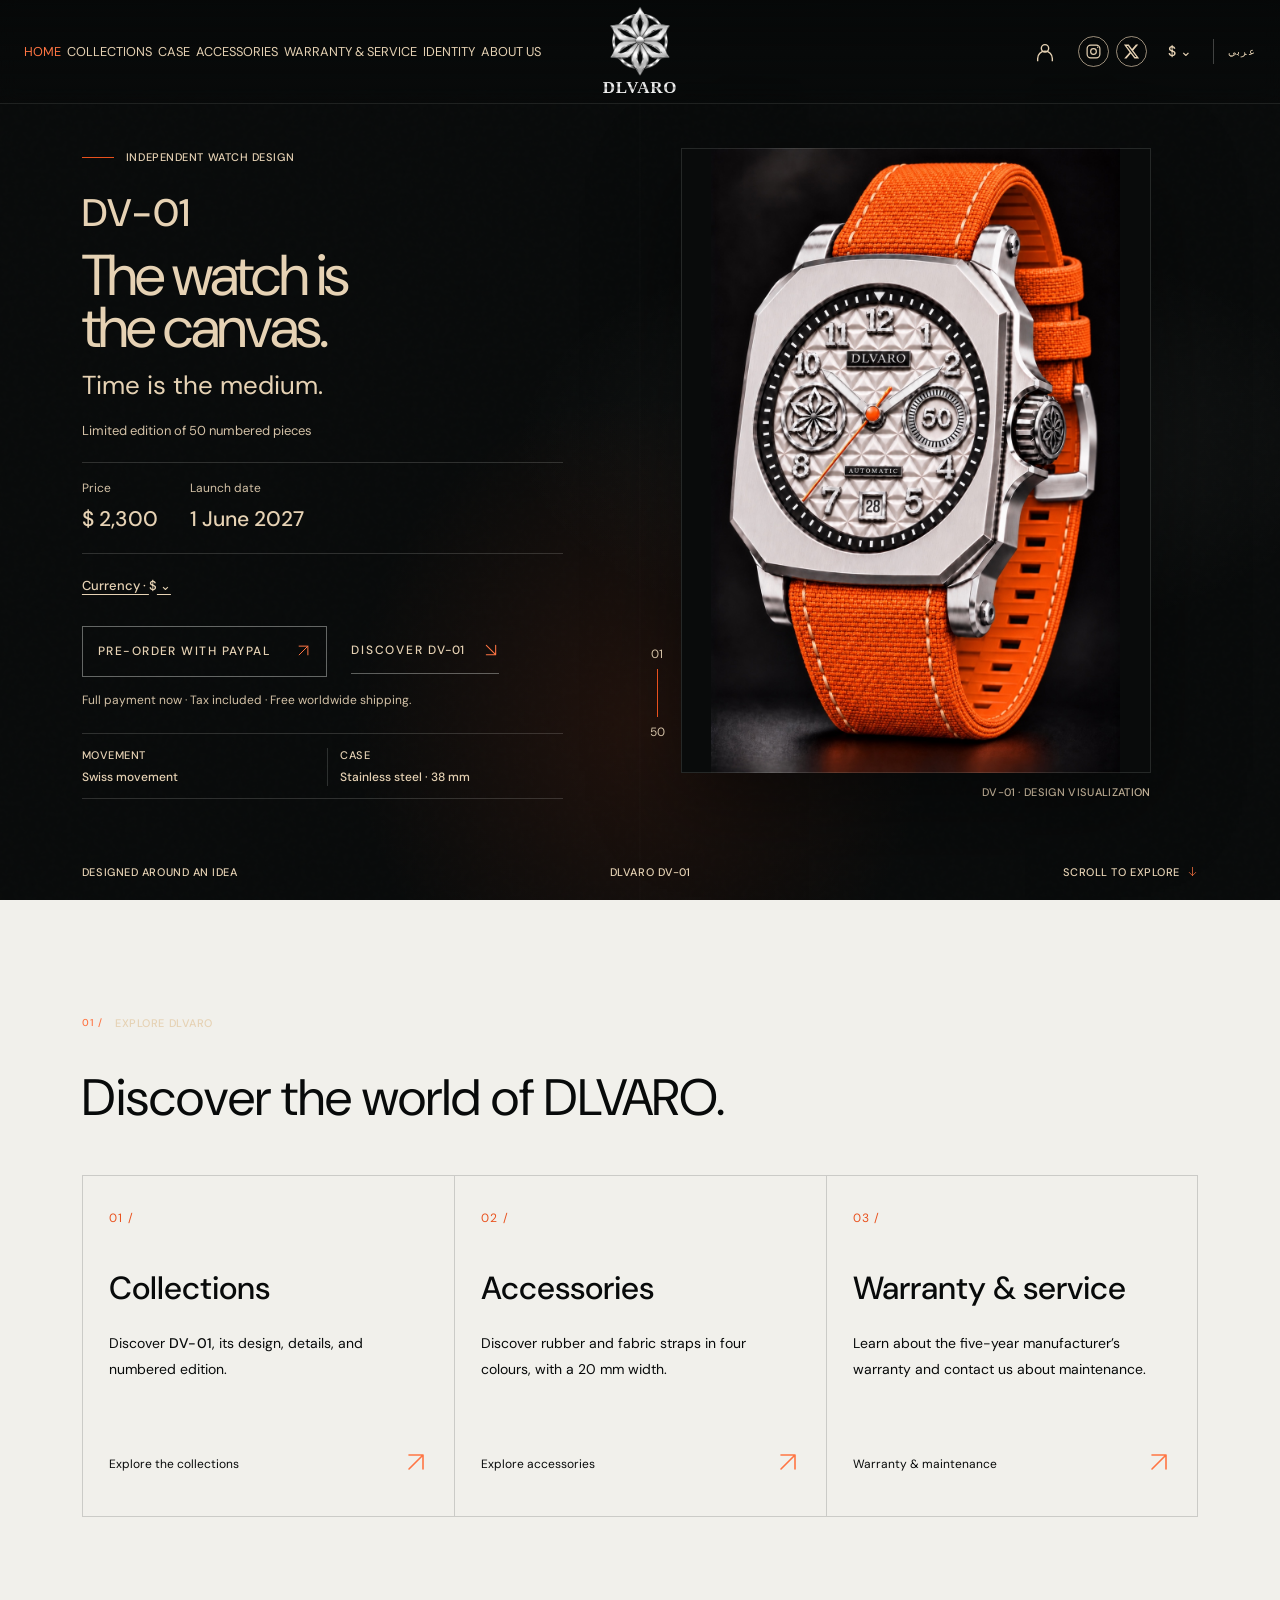
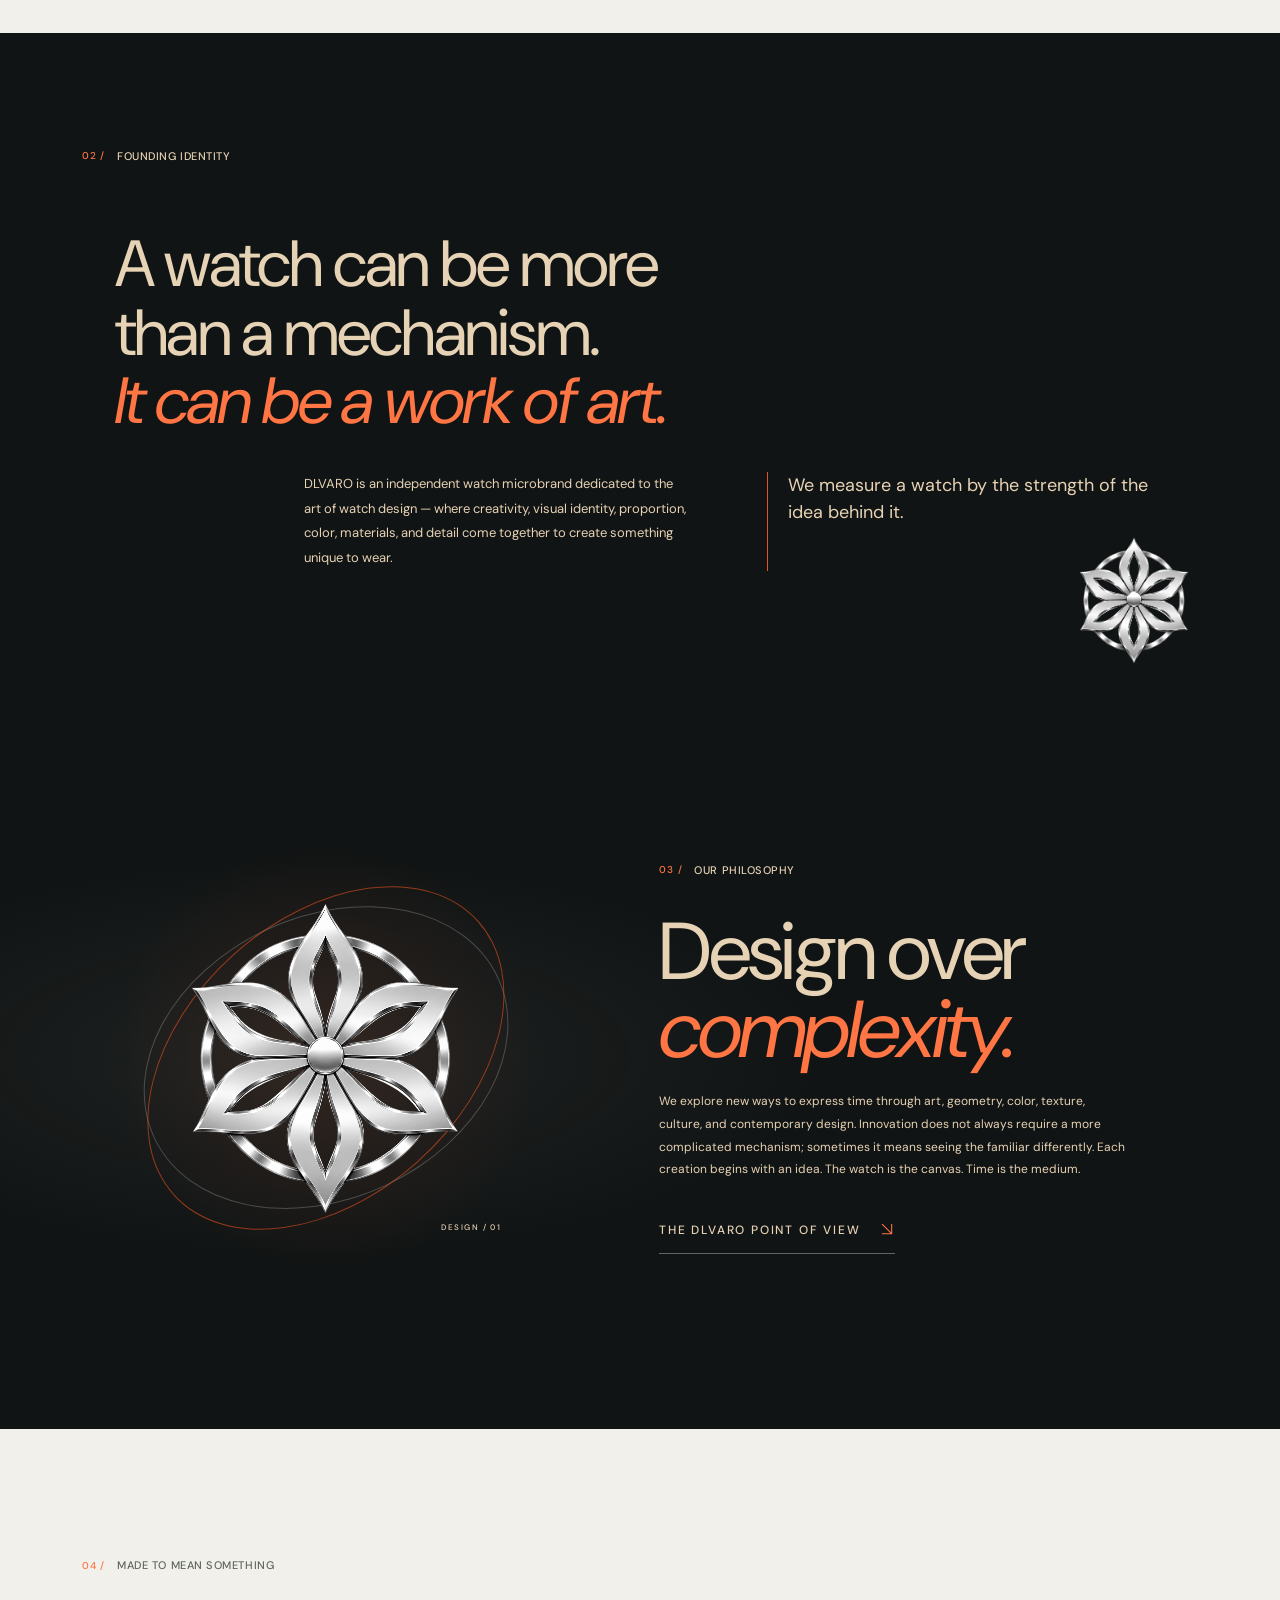
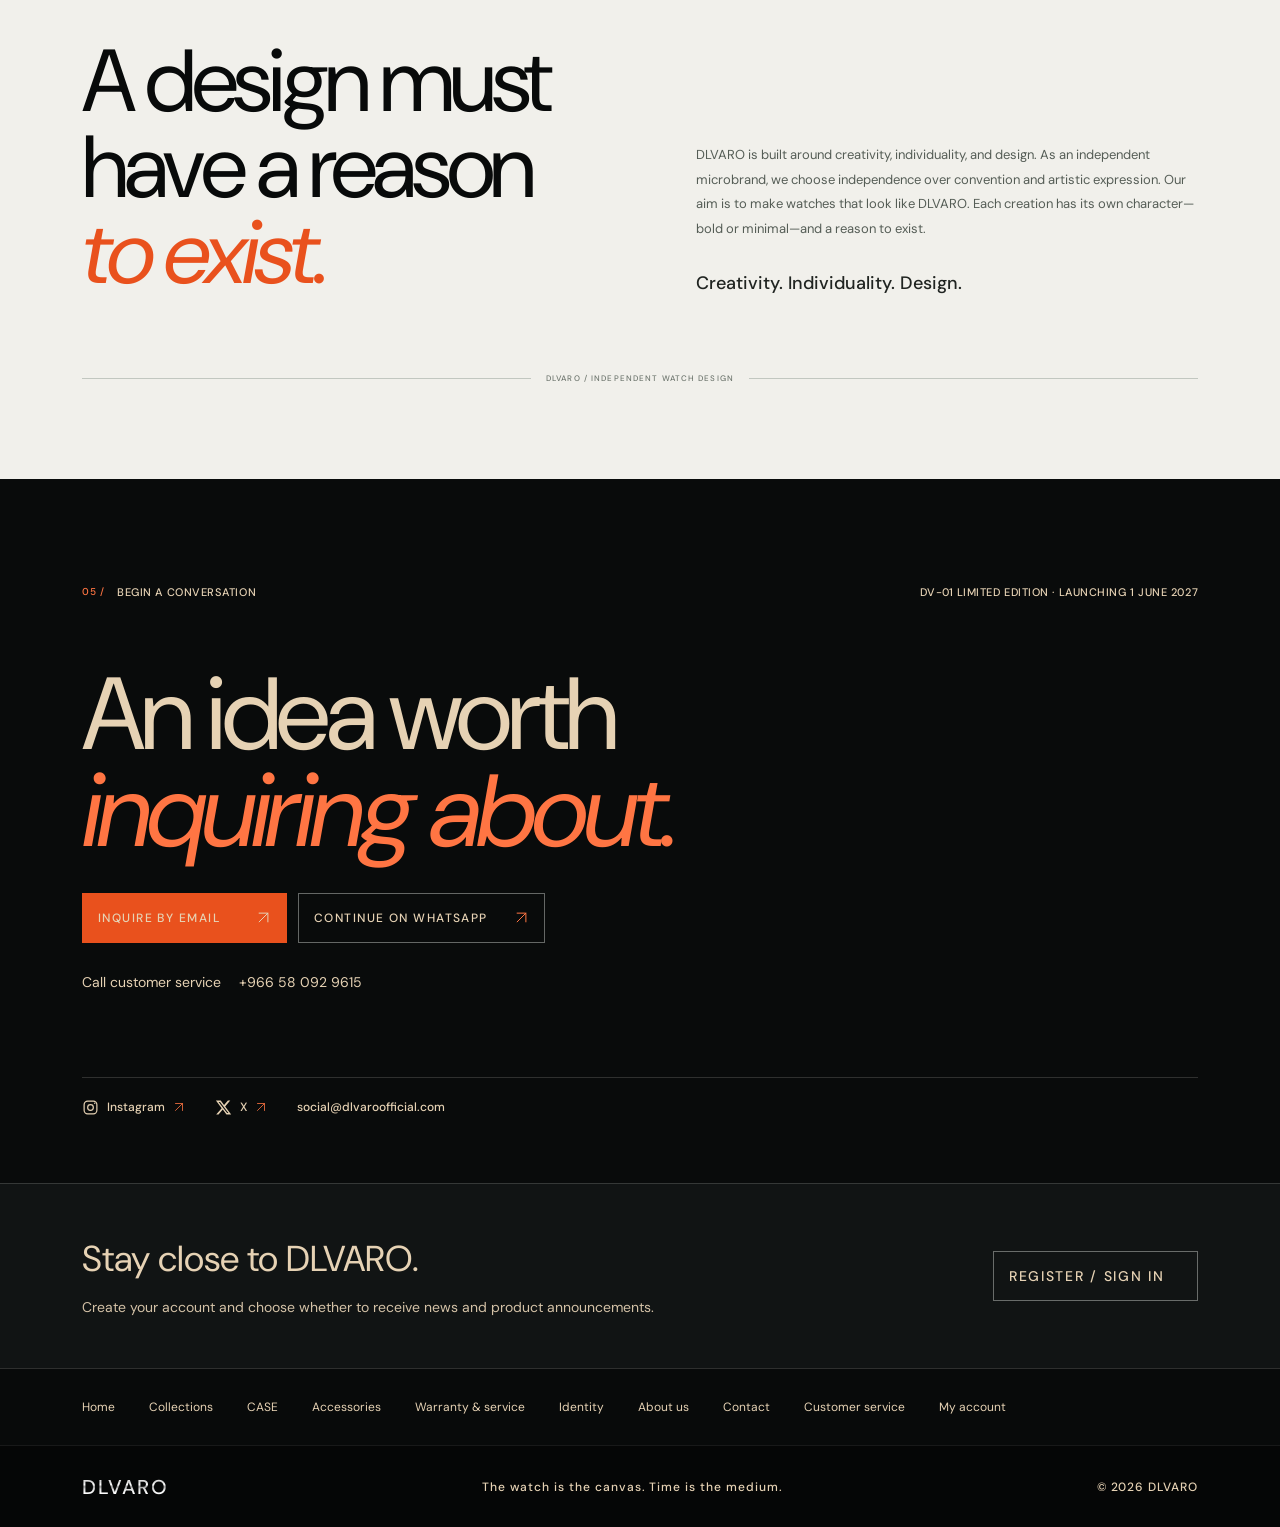
<file: index.html>
<!doctype html>
<html lang="en" dir="ltr">
<head>
  <meta charset="utf-8">
  <meta name="viewport" content="width=device-width, initial-scale=1">
  <meta name="theme-color" content="#090b0b">
  <meta name="description" content="Discover DLVARO DV-01: a limited edition of 50 numbered pieces. USD 2,300. Launching 1 June 2027.">
  <link rel="alternate" hreflang="en" href="index.html?lang=en">
  <link rel="alternate" hreflang="ar" href="index.html?lang=ar">
  <link rel="alternate" hreflang="x-default" href="index.html?lang=en">
  <title>DLVARO — Design over complexity</title>
  <script>try { if (!sessionStorage.getItem("dlvaro-splash-seen") && !matchMedia("(prefers-reduced-motion: reduce)").matches) document.documentElement.classList.add("splash-pending"); } catch (_) {}</script>
  <link rel="preload" as="image" href="assets/dv-01-watch-approved-20261121.jpg" fetchpriority="high" imagesrcset="assets/dv-01-watch-approved-20261121-640.jpg 640w, assets/dv-01-watch-approved-20261121.jpg 1014w" imagesizes="(min-width:1200px) 720px, 90vw">
  <link rel="preconnect" href="https://fonts.googleapis.com">
  <link rel="preconnect" href="https://fonts.gstatic.com" crossorigin>
  <link href="https://fonts.googleapis.com/css2?family=Cormorant+Garamond:wght@400;500;600&family=DM+Sans:wght@400;500;600&family=Noto+Naskh+Arabic:wght@400;500;600&family=Noto+Sans+Arabic:wght@400;500;600&display=swap" rel="stylesheet">
  <link rel="stylesheet" href="styles.css?v=wordmark-polished-20261127">
  <script src="image-quality.js?v=original-emblem-20261121" defer></script>
  <script src="app.js?v=production-250-20261127" defer></script>
  <link rel="stylesheet" href="currency.css?v=symbols-1">
  <script src="currency.js?v=trim-zeros-1" defer></script>
</head>
<body data-page="home">
  <a class="skip-link" href="#main" data-i18n="skip">Skip to content</a>
  <div class="brand-splash" aria-label="DLVARO opening animation">
    <button class="splash-skip" type="button" data-i18n="splashSkip">Skip intro</button>
    <div class="splash-lockup" aria-hidden="true">
      <img src="assets/dlvaro-emblem-original-20261121.png" width="1254" height="1254" alt="" srcset="assets/dlvaro-emblem-original-20261121.png 1254w" sizes="160px" decoding="async"><span class="brand-wordmark" dir="ltr">DLVARO</span>
      <p data-i18n="splashLine">The watch is the canvas. Time is the medium.</p>
    </div>
    <span class="splash-rule" aria-hidden="true"></span>
  </div>
  <header class="site-header">
    <a class="brand" href="index.html" aria-label="DLVARO home">
      <img src="assets/dlvaro-emblem-original-20261121.png" width="1254" height="1254" alt="" srcset="assets/dlvaro-emblem-original-20261121.png 1254w" sizes="160px" decoding="async"><span class="brand-wordmark" dir="ltr">DLVARO</span>
    </a>
    <nav class="primary-nav" id="primary-nav" aria-label="Primary navigation" data-i18n-aria="navLabel">
      <a href="index.html" data-i18n="navHome">Home</a>
      <a href="products.html" data-i18n="navProducts">Collections</a><a href="case.html" data-i18n="navCase">CASE</a>
      <a href="accessories.html" data-i18n="navAccessories">Accessories</a>
      <a href="service.html" data-i18n="navService">Warranty & service</a>
      <a href="identity.html" data-i18n="navVisualIdentity">Identity</a>
      <a href="about.html" data-i18n="navAbout">About us</a>
    </nav>
    <div class="header-actions"><a class="account-link-header" href="account.html" aria-label="My account" data-i18n-aria="accountNav"><svg viewBox="0 0 24 24" width="22" height="22" fill="none" stroke="currentColor" stroke-width="1.5" aria-hidden="true"><circle cx="12" cy="8" r="4"/><path d="M4 22v-3a8 8 0 0 1 16 0v3"/></svg></a>
      <a class="inquire-link" href="index.html#contact"><span data-i18n="navInquire">Inquire</span><span aria-hidden="true"><svg class='direction-arrow' viewBox='0 0 24 24' aria-hidden='true' focusable='false'><path d='M5 19 19 5M5 5h14v14'/></svg></span></a>
      <div class="header-social" aria-label="DLVARO social media">
        <a href="https://www.instagram.com/dlvaroofficial" target="_blank" rel="noopener noreferrer" aria-label="Instagram — DLVARO official profile"><svg class="social-icon instagram-icon" viewBox="0 0 24 24" aria-hidden="true"><rect x="3" y="3" width="18" height="18" rx="5"/><circle cx="12" cy="12" r="4"/><circle class="instagram-dot" cx="18" cy="6" r="1"/></svg></a>
        <a href="https://x.com/dlvaroofficial" target="_blank" rel="noopener noreferrer" aria-label="X — DLVARO official profile"><svg class="social-icon x-icon" viewBox="0 0 24 24" aria-hidden="true"><path d="M18.244 2.25h3.308l-7.227 8.26 8.502 11.24h-6.657l-5.214-6.817-5.967 6.817H1.68l7.73-8.835L1.254 2.25h6.826l4.713 6.231zm-1.161 17.52h1.833L7.084 4.126H5.117z"/></svg></a>
      </div>
      <button class="language-toggle" type="button" aria-label="Switch language">عربي</button>
      <button class="menu-toggle" type="button" aria-label="Open menu" aria-controls="primary-nav" aria-expanded="false"><span></span><span></span></button>
    </div>
  </header>

  <main id="main"><section class="hero" id="home" aria-labelledby="hero-title">
      <div class="hero-grain" aria-hidden="true"></div>
      <div class="hero-copy reveal">
        <p class="eyebrow"><span class="eyebrow-line"></span><span data-i18n="heroEyebrow">Independent watch design</span></p>
        <p class="hero-model" data-watch="model">DV-01</p>
        <h1 id="hero-title"><span data-i18n="heroLine1">The watch is</span><br><span data-i18n="heroLine2">the canvas.</span></h1>
        <p class="hero-subtitle" data-i18n="heroSubtitle">Time is the medium.</p>
        <p class="edition-summary" data-i18n="editionSummary">Limited edition of 50 numbered pieces</p>
<dl class="launch-details">
  <div><dt data-i18n="priceLabel">Price</dt><dd data-product-price aria-live="polite">$2,300</dd></div>
  <div><dt data-i18n="launchLabel">Launch date</dt><dd><time datetime="2027-06-01" data-i18n="launchDate">1 June 2027</time></dd></div>
</dl>
<div class="hero-product-actions"><a class="button-outline launch-cta" href="checkout.html?product=watch"><span data-i18n="watchCta">Pre-order with PayPal</span><span aria-hidden="true"><svg class='direction-arrow' viewBox='0 0 24 24' aria-hidden='true' focusable='false'><path d='M5 19 19 5M5 5h14v14'/></svg></span></a><a class="text-link" href="dv-01.html"><span data-i18n="heroCta">Discover DV-01</span><span class="link-arrow" aria-hidden="true"><svg class='direction-arrow' viewBox='0 0 24 24' aria-hidden='true' focusable='false'><path d='M5 5 19 19M5 19h14V5'/></svg></span></a></div>
<p class="interest-help" data-i18n="interestHelp">Full payment now · Tax included · Free worldwide shipping.</p>
        <div class="hero-technical" aria-label="DV-01 technical highlights" data-i18n-aria="technicalHighlights">
          <div><span data-i18n="specMovement">Movement</span><strong data-watch="movement">Swiss movement</strong></div>
          <div><span data-i18n="specCase">Case</span><strong data-watch="case">Stainless steel · 38 mm</strong></div>
          
        </div>
      </div>
      <div class="hero-product reveal">
        <div class="hero-image-frame"><img src="assets/dv-01-watch-approved-20261121.jpg" alt="DLVARO DV-01 Limited Edition watch with a silver case and orange hybrid strap" data-i18n-alt="heroWatchAlt" fetchpriority="high" srcset="assets/dv-01-watch-approved-20261121-640.jpg 640w, assets/dv-01-watch-approved-20261121.jpg 1014w" sizes="(min-width:1200px) 720px, 90vw" decoding="async"></div>
        <div class="hero-index"><span>01</span><span class="index-rule"></span><span>50</span></div>
        <p class="hero-caption" data-i18n="heroCaption">A first expression of the DLVARO identity</p>
      </div>
      <div class="hero-bottom"><span data-i18n="heroBottomLeft">Designed around an idea</span><span dir="ltr">DLVARO DV-01</span><span data-i18n="heroBottomRight">Scroll to explore&nbsp; <svg class='direction-arrow' viewBox='0 0 24 24' aria-hidden='true' focusable='false'><path d='M12 3v18M5 14l7 7 7-7'/></svg></span></div>
    </section><section class="site-sections section-pad" aria-labelledby="sections-title"><div class="section-kicker reveal"><span>01 /</span><span data-i18n="explore">Explore DLVARO</span></div><h2 id="sections-title" class="reveal" data-i18n="sectionsTitle">Three ways to explore.</h2><div class="section-cards">
  <a class="section-card reveal" href="products.html"><span class="section-number">01 /</span><h3 data-i18n="navProducts">Collections</h3><p data-i18n="productsShort">Discover DV-01, its design, details, and numbered edition.</p><span class="section-card-cta"><span data-i18n="exploreProducts">Explore the collections</span><span aria-hidden="true"><svg class='direction-arrow' viewBox='0 0 24 24' aria-hidden='true' focusable='false'><path d='M5 19 19 5M5 5h14v14'/></svg></span></span></a>
  <a class="section-card reveal" href="accessories.html"><span class="section-number">02 /</span><h3 data-i18n="navAccessories">Accessories</h3><p data-i18n="accessoriesShort">Discover rubber and fabric straps in eight colours, with a 20 mm width.</p><span class="section-card-cta"><span data-i18n="exploreAccessories">Explore accessories</span><span aria-hidden="true"><svg class='direction-arrow' viewBox='0 0 24 24' aria-hidden='true' focusable='false'><path d='M5 19 19 5M5 5h14v14'/></svg></span></span></a>
  <a class="section-card reveal" href="service.html"><span class="section-number">03 /</span><h3 data-i18n="navService">Warranty & service</h3><p data-i18n="serviceShort">Learn about the five-year manufacturer’s warranty and contact us about maintenance.</p><span class="section-card-cta"><span data-i18n="exploreService">Contact for support</span><span aria-hidden="true"><svg class='direction-arrow' viewBox='0 0 24 24' aria-hidden='true' focusable='false'><path d='M5 19 19 5M5 5h14v14'/></svg></span></span></a>
</div></section><section class="manifesto section-pad" id="identity">
      <div class="section-kicker reveal"><span>02 /</span><span data-i18n="manifestoKicker">Founding identity</span></div>
      <div class="manifesto-body reveal">
        <h2 data-i18n="manifestoQuote">A watch can be more than a mechanism.<br><em>It can be a work of art.</em></h2>
        <div class="manifesto-detail">
          <p data-i18n="manifestoText">DLVARO is an independent watch microbrand dedicated to the art of watch design — where creativity, visual identity, proportion, color, materials, and detail come together to create something unique to wear.</p>
          <p class="manifesto-note" data-i18n="manifestoNote">We measure a watch by the strength of the idea behind it.</p>
        </div>
      </div>
      <div class="manifesto-stamp" aria-hidden="true"><img src="assets/dlvaro-emblem-original-20261121.png" alt="" width="1254" height="1254" loading="lazy" decoding="async" srcset="assets/dlvaro-emblem-original-20261121.png 1254w" sizes="(min-width:1200px) 720px, 90vw"></div>
    </section><section class="philosophy section-pad">
      <div class="philosophy-visual" aria-hidden="true"><div class="orbit orbit-one"></div><div class="orbit orbit-two"></div><div class="orbit-core"><img src="assets/dlvaro-emblem-original-20261121.png" alt="" width="1254" height="1254" loading="lazy" decoding="async" srcset="assets/dlvaro-emblem-original-20261121.png 1254w" sizes="(min-width:1200px) 720px, 90vw"></div><span class="orbit-label">DESIGN / 01</span></div>
      <div class="philosophy-copy reveal">
        <div class="section-kicker"><span>03 /</span><span data-i18n="philosophyKicker">Our philosophy</span></div>
        <h2 data-i18n="philosophyTitle">Design over<br><em>complexity.</em></h2>
        <p data-i18n="philosophyText">Innovation does not always require a more complicated mechanism. Sometimes it is seeing the familiar differently. Each creation begins with an idea. The watch is the canvas. Time is the medium.</p>
        <a class="text-link" href="about.html"><span data-i18n="philosophyCta">The DLVARO point of view</span><span class="link-arrow" aria-hidden="true"><svg class='direction-arrow' viewBox='0 0 24 24' aria-hidden='true' focusable='false'><path d='M5 5 19 19M5 19h14V5'/></svg></span></a>
      </div>
    </section><section class="story section-pad" id="story">
      <div class="section-kicker reveal"><span>04 /</span><span data-i18n="storyKicker">Made to mean something</span></div>
      <div class="story-grid">
        <h2 class="reveal" data-i18n="storyTitle">A design must<br>have a reason<br><em>to exist.</em></h2>
        <div class="story-text reveal">
          <p data-i18n="storyText">DLVARO is built around creativity, individuality, and design. As an independent microbrand, we choose independence over convention and artistic expression. Our aim is to make watches that look like DLVARO. Each creation has its own character—bold or minimal—and a reason to exist.</p>
          <p class="story-signoff" data-i18n="storySignoff">Creativity. Individuality. Design.</p>
        </div>
      </div>
      <div class="story-rule"><span></span><span>DLVARO / INDEPENDENT WATCH DESIGN</span><span></span></div>
    </section><section class="contact section-pad" id="contact">
      <div class="contact-top reveal"><div class="section-kicker"><span>05 /</span><span data-i18n="contactKicker">Begin a conversation</span></div><p><span>DV-01 LIMITED EDITION · </span><span data-watch="availability">Coming soon</span></p></div>
      <h2 class="contact-title reveal" data-i18n="contactTitle">An idea worth<br><em>inquiring about.</em></h2>
      <div class="contact-actions reveal">
        <a class="button-solid" href="mailto:social@dlvaroofficial.com?subject=DV-01%20Limited%20Edition%20Inquiry"><span data-i18n="emailCta">Inquire by email</span><span aria-hidden="true"><svg class='direction-arrow' viewBox='0 0 24 24' aria-hidden='true' focusable='false'><path d='M5 19 19 5M5 5h14v14'/></svg></span></a>
        <a class="button-outline light" href="https://wa.me/966580929615" target="_blank" rel="noopener noreferrer"><span data-i18n="whatsappCta">Continue on WhatsApp</span><span aria-hidden="true"><svg class='direction-arrow' viewBox='0 0 24 24' aria-hidden='true' focusable='false'><path d='M5 19 19 5M5 5h14v14'/></svg></span></a>
      </div>
      <div class="contact-phone"><a class="customer-phone" href="tel:+966580929615"><span data-i18n="phoneCta">Call customer service</span><bdi dir="ltr">+966 58 092 9615</bdi></a></div><div class="social-links"><a href="https://www.instagram.com/dlvaroofficial" target="_blank" rel="noopener noreferrer"><svg class="social-icon instagram-icon" viewBox="0 0 24 24" aria-hidden="true"><rect x="3" y="3" width="18" height="18" rx="5"/><circle cx="12" cy="12" r="4"/><circle class="instagram-dot" cx="18" cy="6" r="1"/></svg><span>Instagram</span><span aria-hidden="true"><svg class='direction-arrow' viewBox='0 0 24 24' aria-hidden='true' focusable='false'><path d='M5 19 19 5M5 5h14v14'/></svg></span></a><a href="https://x.com/dlvaroofficial" target="_blank" rel="noopener noreferrer"><svg class="social-icon x-icon" viewBox="0 0 24 24" aria-hidden="true"><path d="M18.244 2.25h3.308l-7.227 8.26 8.502 11.24h-6.657l-5.214-6.817-5.967 6.817H1.68l7.73-8.835L1.254 2.25h6.826l4.713 6.231zm-1.161 17.52h1.833L7.084 4.126H5.117z"/></svg><span>X</span><span aria-hidden="true"><svg class='direction-arrow' viewBox='0 0 24 24' aria-hidden='true' focusable='false'><path d='M5 19 19 5M5 5h14v14'/></svg></span></a><a href="mailto:social@dlvaroofficial.com">social@dlvaroofficial.com</a></div>
    </section></main>

  <section class="membership-invite"><div><h2 data-i18n="joinTitle" >Stay close to DLVARO.</h2><p data-i18n="joinText" >Create your account and choose whether to receive news and product announcements.</p></div><a class="button-outline" href="account.html" data-i18n="joinCta">Register / Sign in</a></section>
<nav class="footer-map" aria-label="Site map" data-i18n-aria="siteMap">
  <a href="index.html" data-i18n="navHome">Home</a><a href="products.html" data-i18n="navProducts">Collections</a><a href="case.html" data-i18n="navCase">CASE</a><a href="accessories.html" data-i18n="navAccessories">Accessories</a><a href="service.html" data-i18n="navService">Warranty & service</a><a href="identity.html" data-i18n="navVisualIdentity">Identity</a>
      <a href="about.html" data-i18n="navAbout">About us</a><a href="index.html#contact" data-i18n="navContact">Contact</a>
<a href="service.html#customer-service" data-i18n="customerService">Customer service</a><a href="account.html" data-i18n="accountNav">My account</a></nav>
<footer class="site-footer"><a class="footer-brand" href="index.html">DLVARO</a><p data-i18n="footerLine">The watch is the canvas. Time is the medium.</p><span>© <span id="year"></span> DLVARO</span></footer>
</body>
</html>
</file>
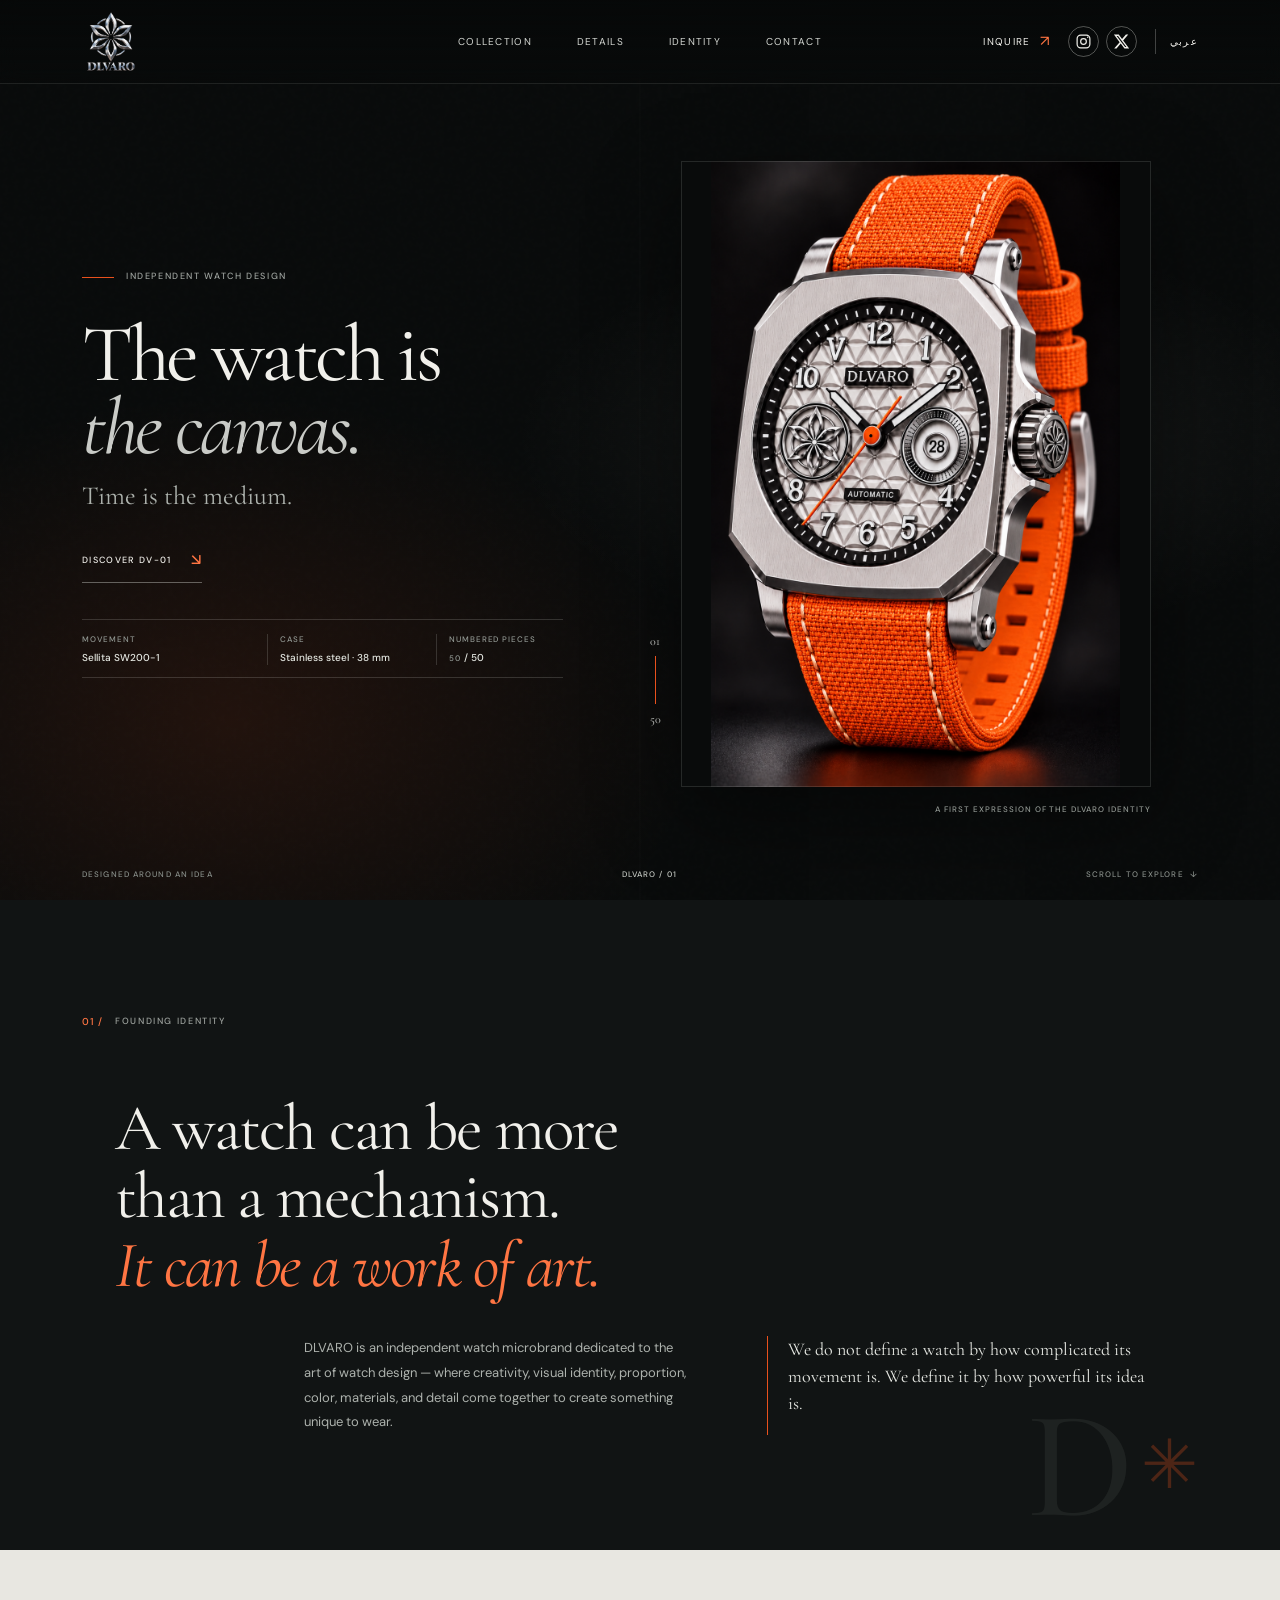
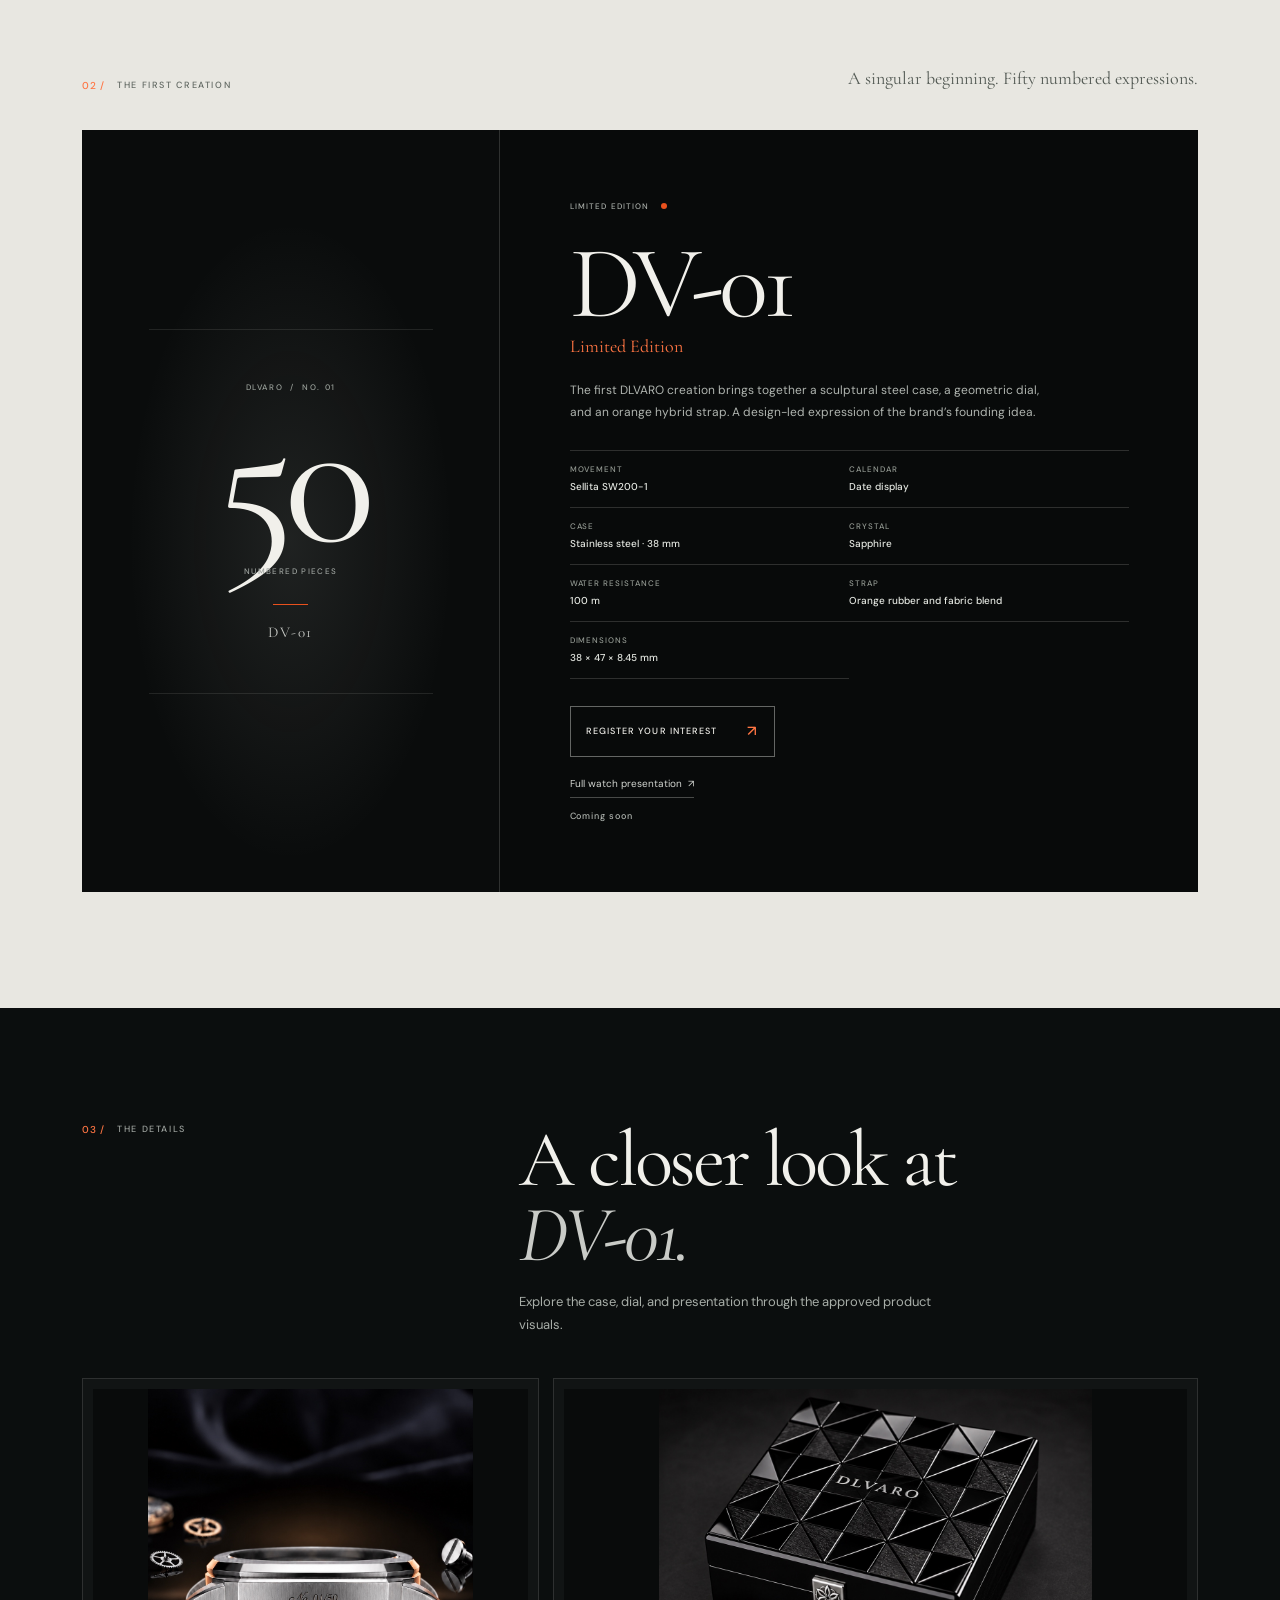
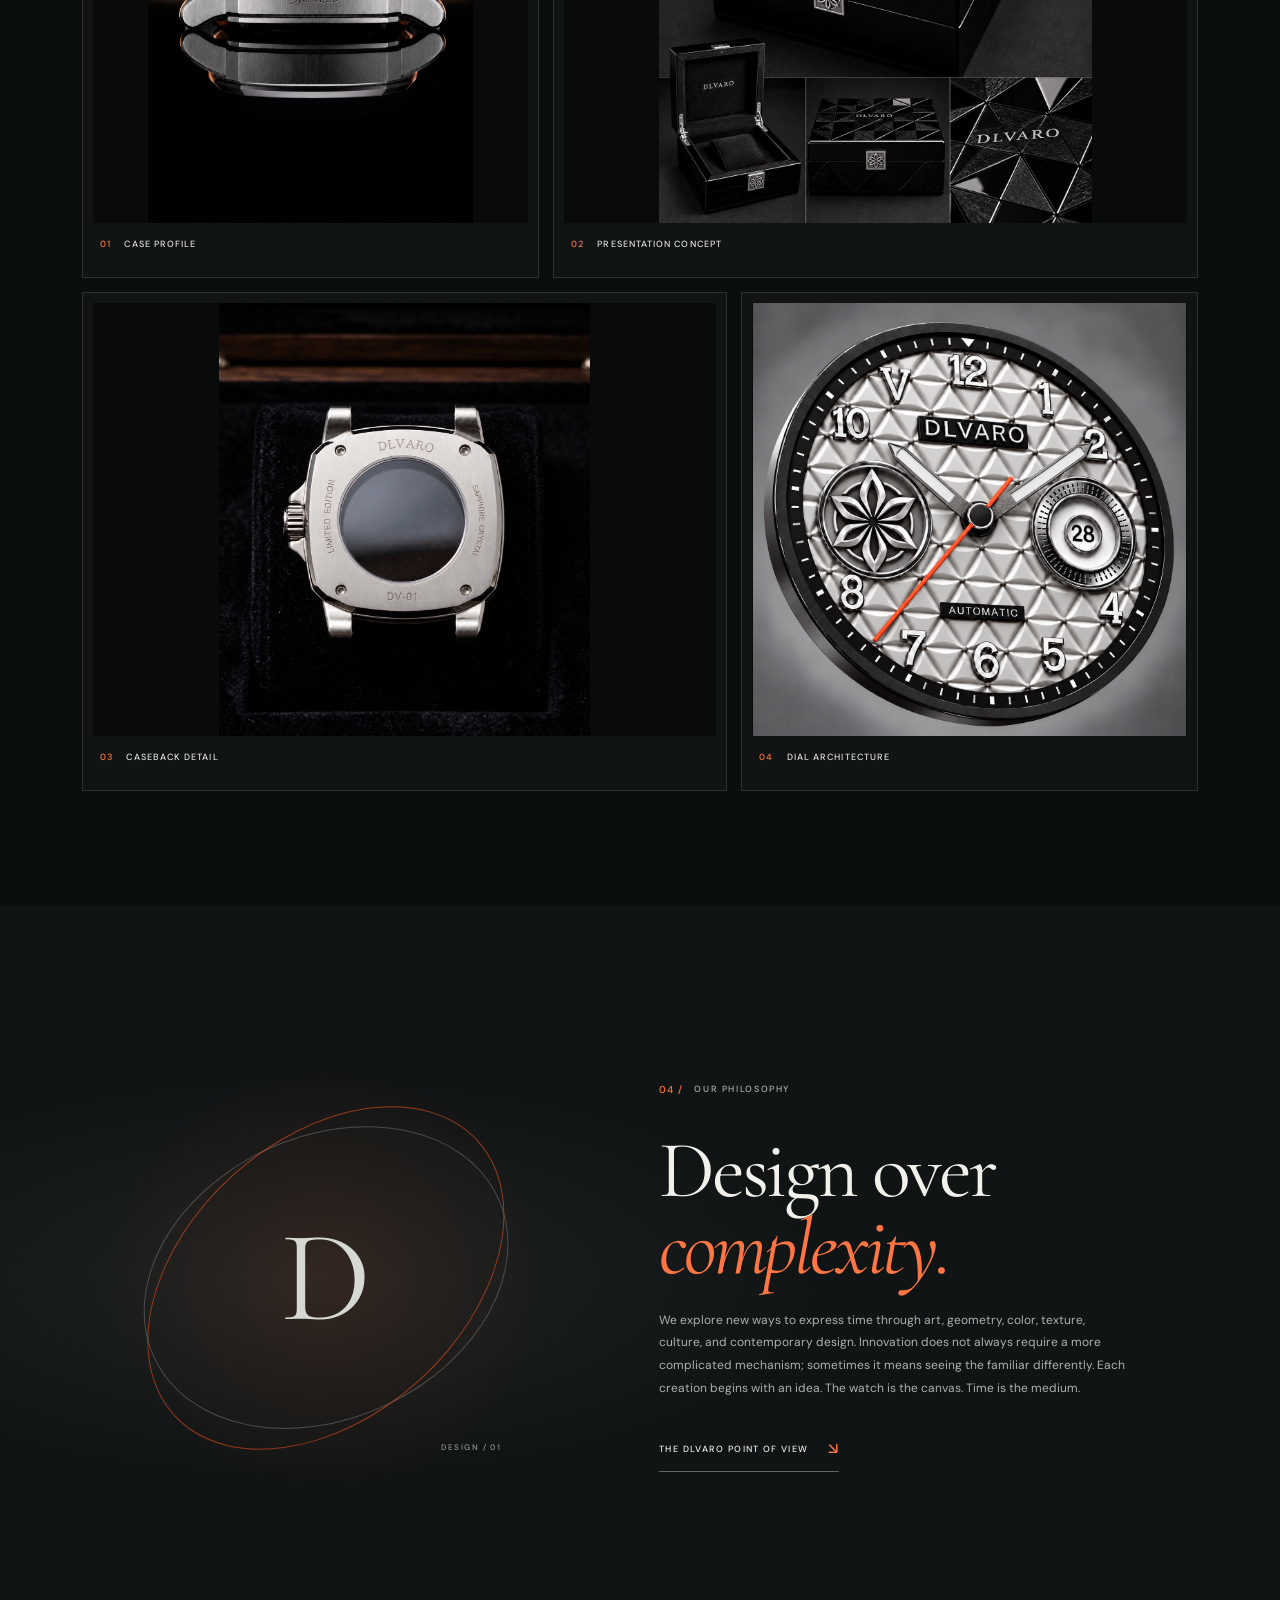
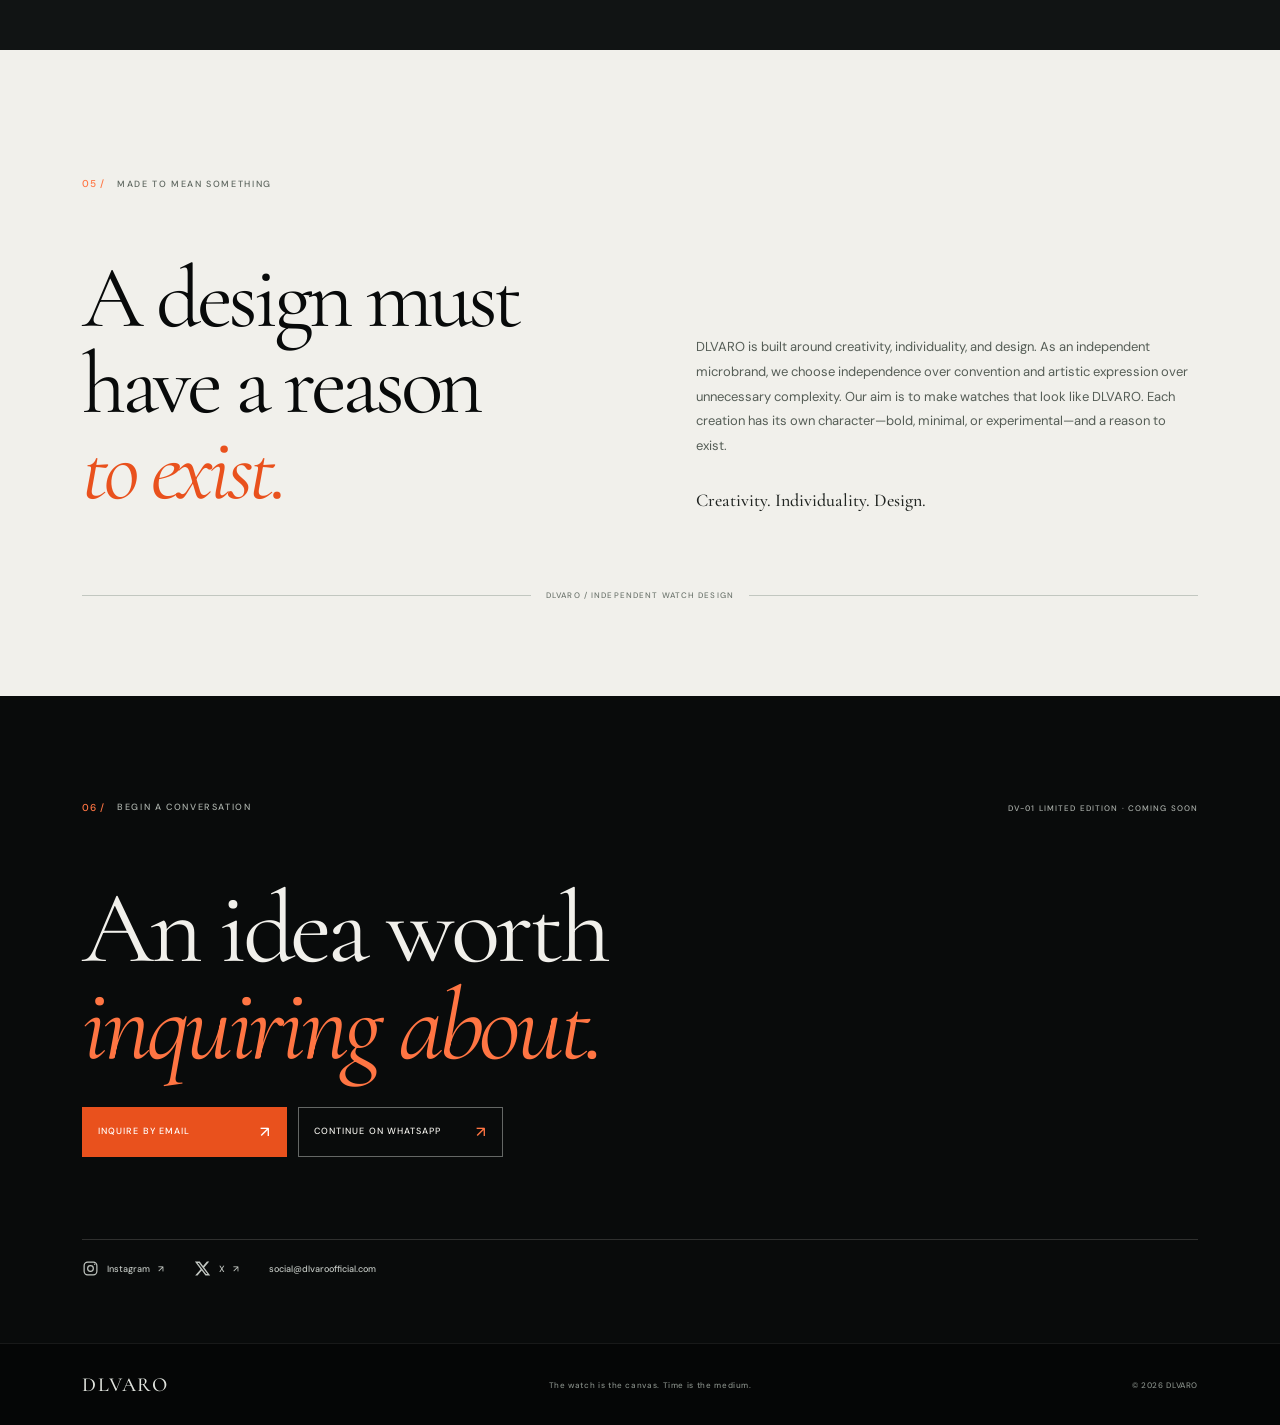
<file: preview/index.html>
<!doctype html>
<html lang="en" dir="ltr">
<head>
  <meta charset="utf-8">
  <meta name="viewport" content="width=device-width, initial-scale=1">
  <meta name="theme-color" content="#090b0b">
  <meta name="description" content="DLVARO — independent watch design shaped by creativity, individuality, and a powerful idea.">
  <link rel="alternate" hreflang="en" href="index.html?lang=en">
  <link rel="alternate" hreflang="ar" href="index.html?lang=ar">
  <link rel="alternate" hreflang="x-default" href="index.html?lang=en">
  <title>DLVARO — Design over complexity</title>
  <link rel="preload" as="image" href="../assets/dv-01-approved.png" fetchpriority="high">
  <link rel="preconnect" href="https://fonts.googleapis.com">
  <link rel="preconnect" href="https://fonts.gstatic.com" crossorigin>
  <link href="https://fonts.googleapis.com/css2?family=Cormorant+Garamond:wght@400;500;600&family=DM+Sans:wght@400;500;600&family=Noto+Naskh+Arabic:wght@400;500;600&family=Noto+Sans+Arabic:wght@400;500;600&display=swap" rel="stylesheet">
  <link rel="stylesheet" href="styles.css?v=redesign-2">
  <script src="app.js?v=gallery-1" defer></script>
</head>
<body>
  <a class="skip-link" href="#main" data-i18n="skip">Skip to content</a>
  <header class="site-header">
    <a class="brand" href="#home" aria-label="DLVARO home">
      <img src="../assets/dlvaro-logo.png" alt="DLVARO emblem and wordmark">
    </a>
    <nav class="primary-nav" id="primary-nav" aria-label="Primary navigation" data-i18n-aria="navLabel">
      <a href="#collection" data-i18n="navCollection">Collection</a>
      <a href="#gallery" data-i18n="navGallery">Details</a>
      <a href="#identity" data-i18n="navIdentity">Identity</a>
      <a href="#contact" data-i18n="navContact">Contact</a>
    </nav>
    <div class="header-actions">
      <a class="inquire-link" href="#contact"><span data-i18n="navInquire">Inquire</span><span aria-hidden="true">↗</span></a>
      <div class="header-social" aria-label="DLVARO social media">
        <a href="https://www.instagram.com/dlvaroofficial" target="_blank" rel="noopener noreferrer" aria-label="Instagram — DLVARO official profile"><svg class="social-icon instagram-icon" viewBox="0 0 24 24" aria-hidden="true"><rect x="3" y="3" width="18" height="18" rx="5"/><circle cx="12" cy="12" r="4"/><circle class="instagram-dot" cx="18" cy="6" r="1"/></svg></a>
        <a href="https://x.com/dlvaroofficial" target="_blank" rel="noopener noreferrer" aria-label="X — DLVARO official profile"><svg class="social-icon x-icon" viewBox="0 0 24 24" aria-hidden="true"><path d="M18.244 2.25h3.308l-7.227 8.26 8.502 11.24h-6.657l-5.214-6.817-5.967 6.817H1.68l7.73-8.835L1.254 2.25h6.826l4.713 6.231zm-1.161 17.52h1.833L7.084 4.126H5.117z"/></svg></a>
      </div>
      <button class="language-toggle" type="button" aria-label="Switch language">عربي</button>
      <button class="menu-toggle" type="button" aria-label="Open menu" aria-controls="primary-nav" aria-expanded="false"><span></span><span></span></button>
    </div>
  </header>

  <main id="main">
    <section class="hero" id="home" aria-labelledby="hero-title">
      <div class="hero-grain" aria-hidden="true"></div>
      <div class="hero-copy reveal">
        <p class="eyebrow"><span class="eyebrow-line"></span><span data-i18n="heroEyebrow">Independent watch design</span></p>
        <h1 id="hero-title"><span data-i18n="heroLine1">The watch is</span><br><em data-i18n="heroLine2">the canvas.</em></h1>
        <p class="hero-subtitle" data-i18n="heroSubtitle">Time is the medium.</p>
        <a class="text-link" href="dv-01.html"><span data-i18n="heroCta">Discover DV-01</span><span class="link-arrow" aria-hidden="true">↘</span></a>
        <div class="hero-technical" aria-label="DV-01 technical highlights" data-i18n-aria="technicalHighlights">
          <div><span data-i18n="specMovement">Movement</span><strong data-watch="movement">Sellita SW200-1</strong></div>
          <div><span data-i18n="specCase">Case</span><strong data-watch="case">Stainless steel · 38 mm</strong></div>
          <div><span data-i18n="pieceCount">numbered pieces</span><strong><span data-watch="editionCount">50</span> / 50</strong></div>
        </div>
      </div>
      <div class="hero-product reveal">
        <div class="hero-image-frame"><img src="../assets/dv-01-approved.png" alt="DLVARO DV-01 Limited Edition watch with a silver case and orange hybrid strap" data-i18n-alt="heroWatchAlt" fetchpriority="high"></div>
        <div class="hero-index"><span>01</span><span class="index-rule"></span><span>50</span></div>
        <p class="hero-caption" data-i18n="heroCaption">A first expression of the DLVARO identity</p>
      </div>
      <div class="hero-bottom"><span data-i18n="heroBottomLeft">Designed around an idea</span><span>DLVARO / 01</span><span data-i18n="heroBottomRight">Scroll to explore&nbsp; ↓</span></div>
    </section>

    <section class="manifesto section-pad" id="identity">
      <div class="section-kicker reveal"><span>01 /</span><span data-i18n="manifestoKicker">Founding identity</span></div>
      <div class="manifesto-body reveal">
        <h2 data-i18n="manifestoQuote">A watch can be more than a mechanism.<br><em>It can be a work of art.</em></h2>
        <div class="manifesto-detail">
          <p data-i18n="manifestoText">DLVARO is an independent watch microbrand dedicated to the art of watch design — where creativity, visual identity, proportion, color, materials, and detail come together to create something unique to wear.</p>
          <p class="manifesto-note" data-i18n="manifestoNote">We do not define a watch by how complicated its movement is. We define it by how powerful its idea is.</p>
        </div>
      </div>
      <div class="manifesto-stamp" aria-hidden="true">D<span>✳</span></div>
    </section>

    <section class="collection section-pad" id="collection">
      <div class="collection-heading reveal">
        <div class="section-kicker"><span>02 /</span><span data-i18n="collectionKicker">The first creation</span></div>
        <p data-i18n="collectionIntro">A singular beginning. Fifty numbered expressions.</p>
      </div>
      <div class="watch-card reveal">
        <div class="watch-edition-panel" aria-label="Limited edition of 50 numbered pieces" data-i18n-aria="editionPanelLabel">
          <span class="edition-overline">DLVARO&nbsp; / &nbsp;NO. 01</span>
          <strong>50</strong>
          <span data-i18n="pieceCount">numbered pieces</span>
          <span class="edition-divider" aria-hidden="true"></span>
          <span class="edition-mark">DV-01</span>
        </div>
        <div class="watch-information">
          <div class="watch-topline"><span data-i18n="limitedLabel">Limited edition</span><span class="orange-dot"></span></div>
          <h2 data-watch="model">DV-01</h2>
          <p class="watch-subtitle" data-i18n="watchSubtitle">Limited Edition</p>
          <p class="watch-description" data-watch="description">The first DLVARO creation brings together a sculptural steel case, a geometric dial, and an orange hybrid strap. A design-led expression of the brand’s founding idea.</p>
          <div class="watch-specs">
            <div><span data-i18n="specMovement">Movement</span><strong data-watch="movement">Sellita SW200-1</strong></div>
            <div><span data-i18n="specCalendar">Calendar</span><strong data-watch="dateDisplay">Date display</strong></div>
            <div><span data-i18n="specCase">Case</span><strong data-watch="case">Stainless steel · 38 mm</strong></div>
            <div><span data-i18n="specCrystal">Crystal</span><strong data-watch="crystal">Sapphire</strong></div>
            <div><span data-i18n="specWater">Water resistance</span><strong data-watch="waterResistance">100 m</strong></div>
            <div><span data-i18n="specStrap">Strap</span><strong data-watch="strap">Orange rubber and fabric blend</strong></div>
            <div><span data-i18n="specDimensions">Dimensions</span><strong data-watch="dimensions">38 × 47 × 8.45 mm</strong></div>
          </div>
          <a class="button-outline" href="#contact"><span data-i18n="watchCta">Register your interest</span><span aria-hidden="true">↗</span></a>
          <a class="watch-page-link" href="dv-01.html" data-i18n="fullPresentation">Full watch presentation&nbsp; ↗</a>
          <p class="coming-soon" data-i18n="comingSoon">Coming soon</p>
        </div>
      </div>
    </section>

    <section class="product-gallery section-pad" id="gallery" aria-labelledby="gallery-title">
      <div class="gallery-heading reveal">
        <div class="section-kicker"><span>03 /</span><span data-i18n="galleryKicker">The details</span></div>
        <div><h2 id="gallery-title" data-i18n="galleryTitle">A closer look at<br><em>DV-01.</em></h2><p data-i18n="galleryIntro">Explore the case, dial, and presentation through the approved product visuals.</p></div>
      </div>
      <div class="gallery-grid">
        <figure class="gallery-card gallery-case reveal"><img src="assets/dv-01-case-profile.jpg" alt="Side profile of the DLVARO DV-01 case with edition engraving" data-i18n-alt="galleryAltCase" width="1087" height="1446" loading="lazy"><figcaption><span>01</span><strong data-i18n="galleryCase">Case profile</strong></figcaption></figure>
        <figure class="gallery-card gallery-box reveal"><img src="assets/dlvaro-presentation-box.jpg" alt="DLVARO presentation box concept with geometric black finish" data-i18n-alt="galleryAltBox" width="1254" height="1254" loading="lazy"><figcaption><span>02</span><strong data-i18n="galleryBox">Presentation concept</strong></figcaption></figure>
        <figure class="gallery-card gallery-back reveal"><img src="assets/dv-01-caseback.jpg" alt="Rear view of the DLVARO DV-01 case" data-i18n-alt="galleryAltBack" width="1160" height="1355" loading="lazy"><figcaption><span>03</span><strong data-i18n="galleryBack">Caseback detail</strong></figcaption></figure>
        <figure class="gallery-card gallery-dial reveal"><img src="assets/dv-01-dial-detail.jpg" alt="Close detail of the DLVARO DV-01 dial and geometric pattern" data-i18n-alt="galleryAltDial" width="1254" height="1254" loading="lazy"><figcaption><span>04</span><strong data-i18n="galleryDial">Dial architecture</strong></figcaption></figure>
      </div>
    </section>

    <section class="philosophy section-pad">
      <div class="philosophy-visual" aria-hidden="true"><div class="orbit orbit-one"></div><div class="orbit orbit-two"></div><div class="orbit-core">D</div><span class="orbit-label">DESIGN / 01</span></div>
      <div class="philosophy-copy reveal">
        <div class="section-kicker"><span>04 /</span><span data-i18n="philosophyKicker">Our philosophy</span></div>
        <h2 data-i18n="philosophyTitle">Design over<br><em>complexity.</em></h2>
        <p data-i18n="philosophyText">Innovation does not always require a more complicated mechanism. Sometimes it is seeing the familiar differently. Each creation begins with an idea. The watch is the canvas. Time is the medium.</p>
        <a class="text-link" href="#story"><span data-i18n="philosophyCta">The DLVARO point of view</span><span class="link-arrow" aria-hidden="true">↘</span></a>
      </div>
    </section>

    <section class="story section-pad" id="story">
      <div class="section-kicker reveal"><span>05 /</span><span data-i18n="storyKicker">Made to mean something</span></div>
      <div class="story-grid">
        <h2 class="reveal" data-i18n="storyTitle">A design must<br>have a reason<br><em>to exist.</em></h2>
        <div class="story-text reveal">
          <p data-i18n="storyText">Every DLVARO watch is designed to have its own character. Some may be bold, minimal, or experimental. Some may draw inspiration from art, architecture, culture, nature, or geometry.</p>
          <p class="story-signoff" data-i18n="storySignoff">Creativity. Individuality. Design.</p>
        </div>
      </div>
      <div class="story-rule"><span></span><span>DLVARO / INDEPENDENT WATCH DESIGN</span><span></span></div>
    </section>

    <section class="contact section-pad" id="contact">
      <div class="contact-top reveal"><div class="section-kicker"><span>06 /</span><span data-i18n="contactKicker">Begin a conversation</span></div><p><span>DV-01 LIMITED EDITION · </span><span data-watch="availability">Coming soon</span></p></div>
      <h2 class="contact-title reveal" data-i18n="contactTitle">An idea worth<br><em>inquiring about.</em></h2>
      <div class="contact-actions reveal">
        <a class="button-solid" href="mailto:social@dlvaroofficial.com?subject=DV-01%20Limited%20Edition%20Inquiry"><span data-i18n="emailCta">Inquire by email</span><span aria-hidden="true">↗</span></a>
        <a class="button-outline light" href="https://wa.me/966580929615" target="_blank" rel="noopener noreferrer"><span data-i18n="whatsappCta">Continue on WhatsApp</span><span aria-hidden="true">↗</span></a>
      </div>
      <div class="social-links"><a href="https://www.instagram.com/dlvaroofficial" target="_blank" rel="noopener noreferrer"><svg class="social-icon instagram-icon" viewBox="0 0 24 24" aria-hidden="true"><rect x="3" y="3" width="18" height="18" rx="5"/><circle cx="12" cy="12" r="4"/><circle class="instagram-dot" cx="18" cy="6" r="1"/></svg><span>Instagram</span><span aria-hidden="true">↗</span></a><a href="https://x.com/dlvaroofficial" target="_blank" rel="noopener noreferrer"><svg class="social-icon x-icon" viewBox="0 0 24 24" aria-hidden="true"><path d="M18.244 2.25h3.308l-7.227 8.26 8.502 11.24h-6.657l-5.214-6.817-5.967 6.817H1.68l7.73-8.835L1.254 2.25h6.826l4.713 6.231zm-1.161 17.52h1.833L7.084 4.126H5.117z"/></svg><span>X</span><span aria-hidden="true">↗</span></a><a href="mailto:social@dlvaroofficial.com">social@dlvaroofficial.com</a></div>
    </section>
  </main>

  <footer class="site-footer"><a class="footer-brand" href="#home">DLVARO</a><p data-i18n="footerLine">The watch is the canvas. Time is the medium.</p><span>© <span id="year"></span> DLVARO</span></footer>
</body>
</html>
</file>
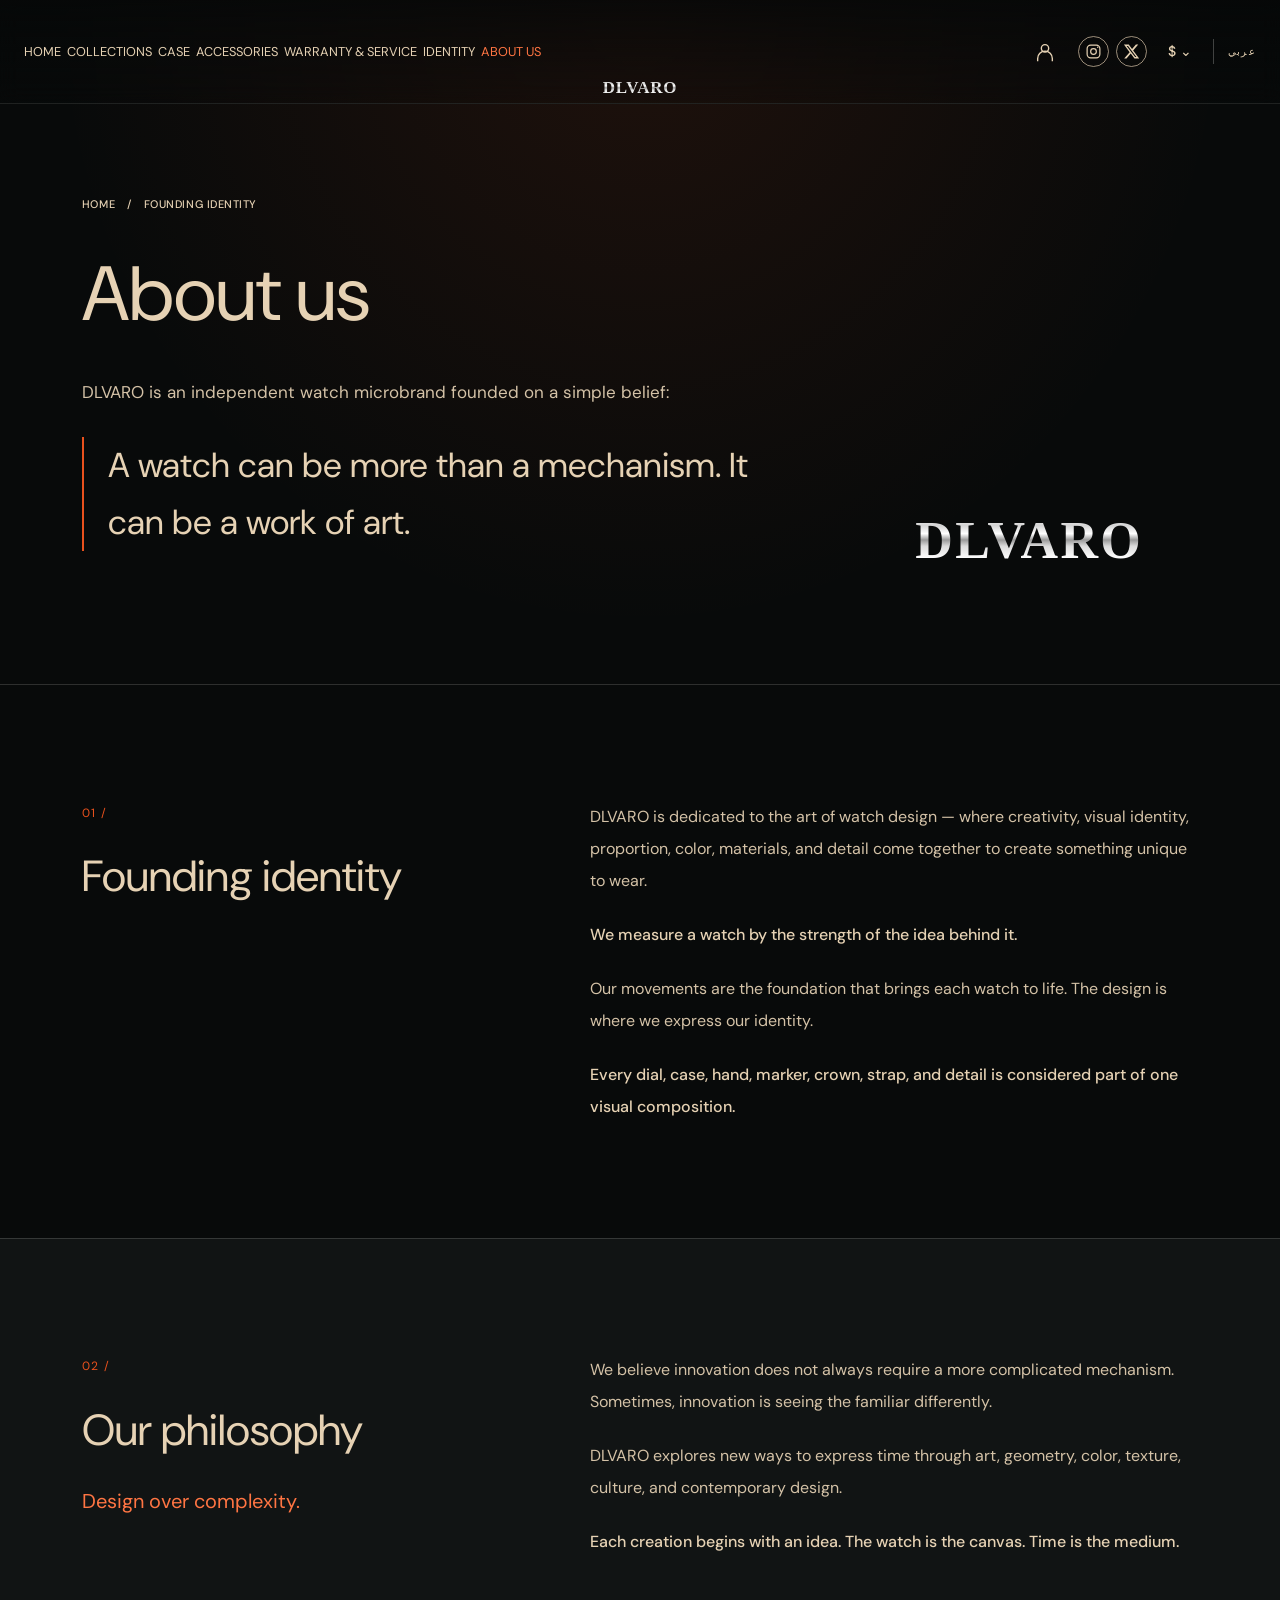
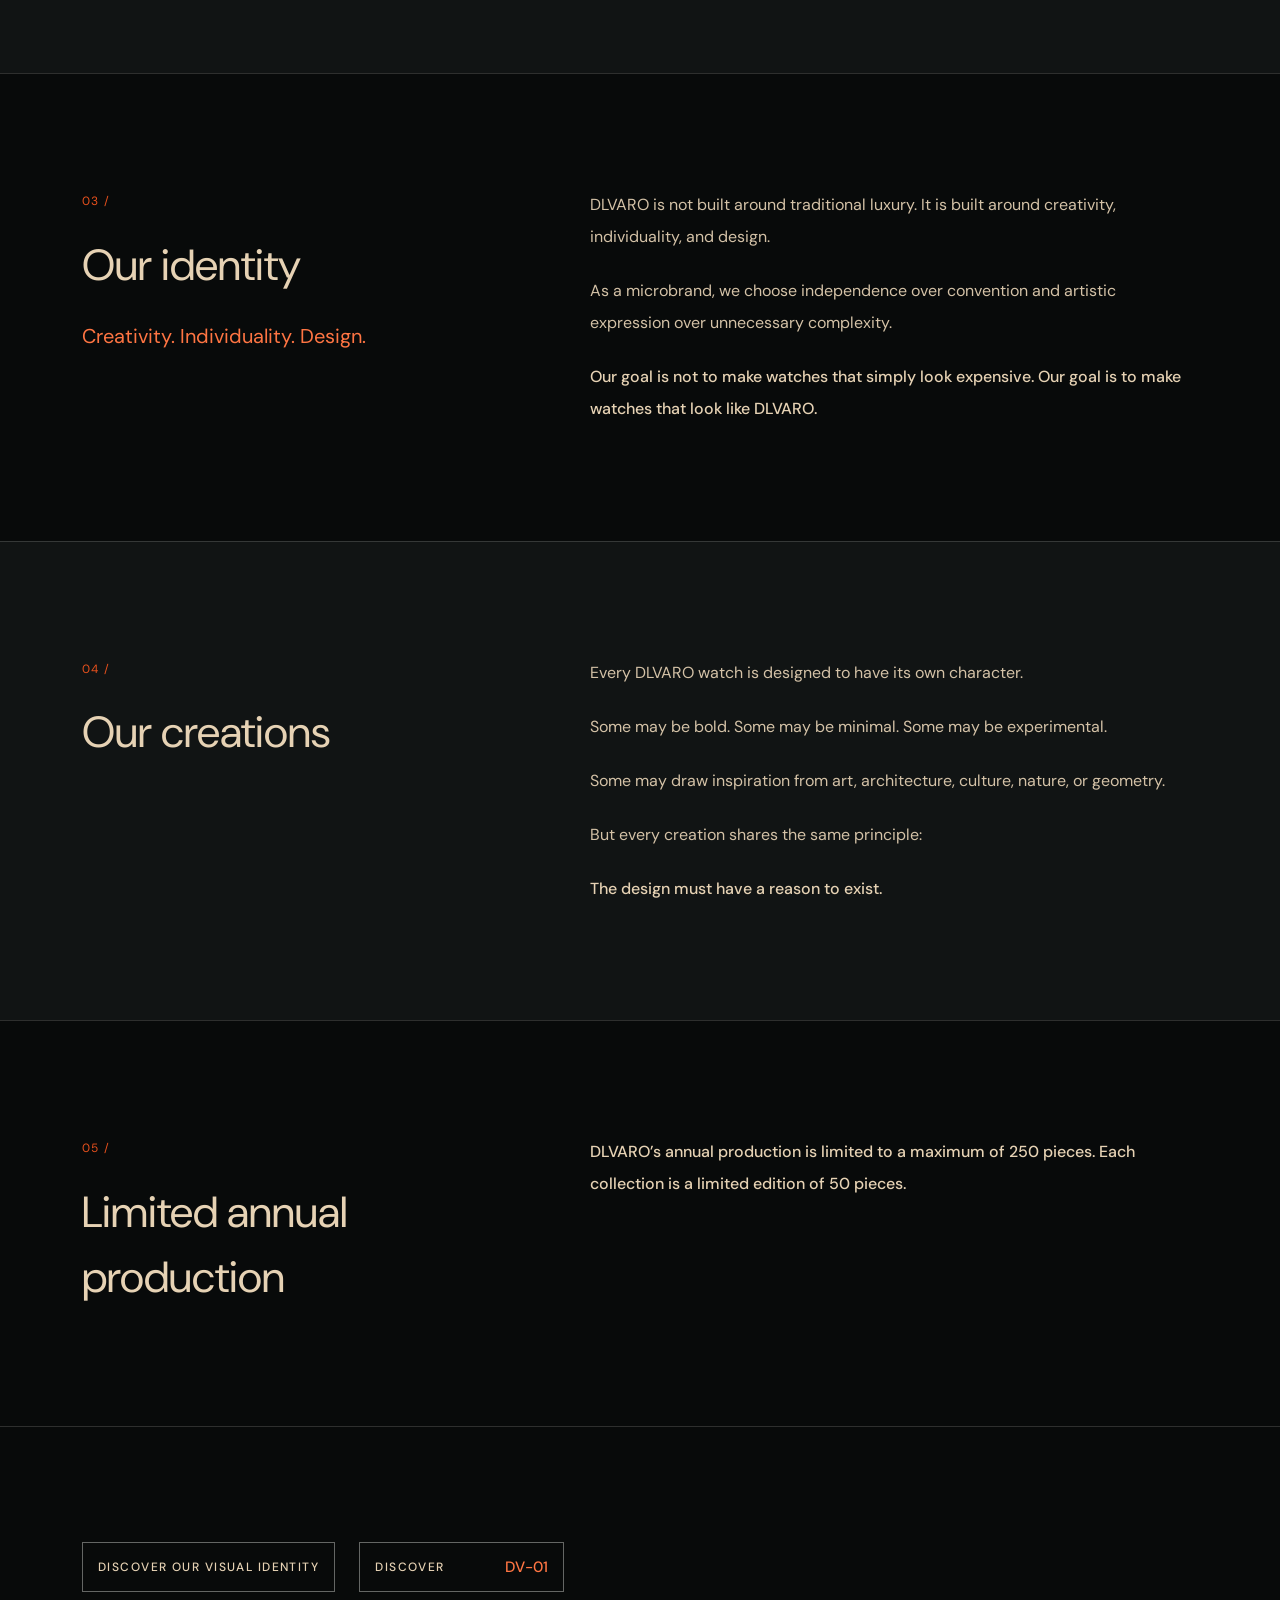
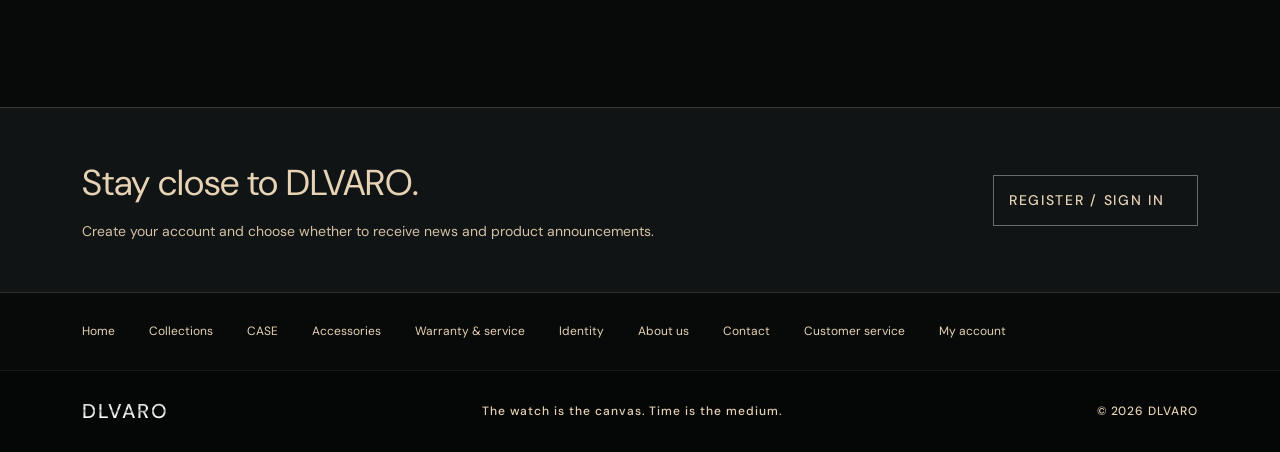
<file: about.html>
<!doctype html>
<html lang="en" dir="ltr">
<head>
  <meta charset="utf-8">
  <meta name="viewport" content="width=device-width, initial-scale=1">
  <meta name="theme-color" content="#090b0b">
  <meta name="description" content="Meet DLVARO: an independent watch microbrand founded on creativity, individuality, and design. Discover our founding identity and philosophy.">
  <link rel="alternate" hreflang="en" href="about.html?lang=en">
  <link rel="alternate" hreflang="ar" href="about.html?lang=ar">
  <link rel="alternate" hreflang="x-default" href="about.html?lang=en">
  <title>About us — DLVARO</title>
  <script>try { if (!sessionStorage.getItem("dlvaro-splash-seen") && !matchMedia("(prefers-reduced-motion: reduce)").matches) document.documentElement.classList.add("splash-pending"); } catch (_) {}</script>
  <link rel="preload" as="image" href="assets/dlvaro-emblem-original-20261121.png" imagesrcset="assets/dlvaro-emblem-original-20261121.png 1254w" imagesizes="320px">
  <link rel="preconnect" href="https://fonts.googleapis.com">
  <link rel="preconnect" href="https://fonts.gstatic.com" crossorigin>
  <link href="https://fonts.googleapis.com/css2?family=Cormorant+Garamond:wght@400;500;600&family=DM+Sans:wght@400;500;600&family=Noto+Naskh+Arabic:wght@400;500;600&family=Noto+Sans+Arabic:wght@400;500;600&display=swap" rel="stylesheet">
  <link rel="stylesheet" href="styles.css?v=wordmark-polished-20261127">
  <script src="image-quality.js?v=original-emblem-20261121" defer></script>
  <script src="app.js?v=production-250-20261127" defer></script>
  <link rel="stylesheet" href="currency.css?v=symbols-1">
  <script src="currency.js?v=trim-zeros-1" defer></script>
</head>
<body data-page="about">
  <a class="skip-link" href="#main" data-i18n="skip">Skip to content</a>
  <div class="brand-splash" aria-label="DLVARO opening animation">
    <button class="splash-skip" type="button" data-i18n="splashSkip">Skip intro</button>
    <div class="splash-lockup" aria-hidden="true">
      <img src="assets/dlvaro-emblem-original-20261121.png" width="1254" height="1254" alt="" srcset="assets/dlvaro-emblem-original-20261121.png 1254w" sizes="160px" decoding="async"><span class="brand-wordmark" dir="ltr">DLVARO</span>
      <p data-i18n="splashLine">The watch is the canvas. Time is the medium.</p>
    </div>
    <span class="splash-rule" aria-hidden="true"></span>
  </div>
  <header class="site-header">
    <a class="brand" href="index.html" aria-label="DLVARO home">
      <img src="assets/dlvaro-emblem-original-20261121.png" width="1254" height="1254" alt="" srcset="assets/dlvaro-emblem-original-20261121.png 1254w" sizes="160px" decoding="async"><span class="brand-wordmark" dir="ltr">DLVARO</span>
    </a>
    <nav class="primary-nav" id="primary-nav" aria-label="Primary navigation" data-i18n-aria="navLabel">
      <a href="index.html" data-i18n="navHome">Home</a>
      <a href="products.html" data-i18n="navProducts">Collections</a><a href="case.html" data-i18n="navCase">CASE</a>
      <a href="accessories.html" data-i18n="navAccessories">Accessories</a>
      <a href="service.html" data-i18n="navService">Warranty & service</a>
      <a href="identity.html" data-i18n="navVisualIdentity">Identity</a>
      <a href="about.html" data-i18n="navAbout">About us</a>
    </nav>
    <div class="header-actions"><a class="account-link-header" href="account.html" aria-label="My account" data-i18n-aria="accountNav"><svg viewBox="0 0 24 24" width="22" height="22" fill="none" stroke="currentColor" stroke-width="1.5" aria-hidden="true"><circle cx="12" cy="8" r="4"/><path d="M4 22v-3a8 8 0 0 1 16 0v3"/></svg></a>
      <a class="inquire-link" href="index.html#contact"><span data-i18n="navInquire">Inquire</span><span aria-hidden="true"><svg class='direction-arrow' viewBox='0 0 24 24' aria-hidden='true' focusable='false'><path d='M5 19 19 5M5 5h14v14'/></svg></span></a>
      <div class="header-social" aria-label="DLVARO social media">
        <a href="https://www.instagram.com/dlvaroofficial" target="_blank" rel="noopener noreferrer" aria-label="Instagram — DLVARO official profile"><svg class="social-icon instagram-icon" viewBox="0 0 24 24" aria-hidden="true"><rect x="3" y="3" width="18" height="18" rx="5"/><circle cx="12" cy="12" r="4"/><circle class="instagram-dot" cx="18" cy="6" r="1"/></svg></a>
        <a href="https://x.com/dlvaroofficial" target="_blank" rel="noopener noreferrer" aria-label="X — DLVARO official profile"><svg class="social-icon x-icon" viewBox="0 0 24 24" aria-hidden="true"><path d="M18.244 2.25h3.308l-7.227 8.26 8.502 11.24h-6.657l-5.214-6.817-5.967 6.817H1.68l7.73-8.835L1.254 2.25h6.826l4.713 6.231zm-1.161 17.52h1.833L7.084 4.126H5.117z"/></svg></a>
      </div>
      <button class="language-toggle" type="button" aria-label="Switch language">عربي</button>
      <button class="menu-toggle" type="button" aria-label="Open menu" aria-controls="primary-nav" aria-expanded="false"><span></span><span></span></button>
    </div>
  </header>

  <main id="main" class="about-page">
<section class="about-hero section-pad" aria-labelledby="about-title">
 <div class="about-heading"><div class="section-kicker"><a href="index.html" data-i18n="navHome">Home</a><span>/</span><span data-i18n="aboutFounding">Founding identity</span></div><h1 id="about-title" data-i18n="navAbout">About us</h1><p class="about-intro" data-i18n="aboutIntro">DLVARO is an independent watch microbrand founded on a simple belief:</p><blockquote data-i18n="aboutQuote">A watch can be more than a mechanism. It can be a work of art.</blockquote></div><figure class="about-emblem"><img src="assets/dlvaro-emblem-original-20261121.png" width="1254" height="1254" alt="" srcset="assets/dlvaro-emblem-original-20261121.png 1254w" sizes="320px" decoding="async" fetchpriority="high"><span class="brand-wordmark" dir="ltr">DLVARO</span></figure></section><section class="about-principle section-pad" id="founding" aria-labelledby="founding-title"><div class="about-section-heading"><span class="section-number">01 /</span><h2 id="founding-title" data-i18n="aboutFounding">Founding identity</h2></div><div class="about-body"><p data-i18n="aboutDedication">DLVARO is dedicated to the art of watch design — where creativity, visual identity, proportion, color, materials, and detail come together to create something unique to wear.</p><p class="about-emphasis" data-i18n="aboutIdea">We measure a watch by the strength of the idea behind it.</p><p data-i18n="aboutMovement">Our movements are the foundation that brings each watch to life. The design is where we express our identity.</p><p class="about-emphasis" data-i18n="aboutComposition">Every dial, case, hand, marker, crown, strap, and detail is considered part of one visual composition.</p></div></section><section class="about-principle section-pad" id="philosophy" aria-labelledby="philosophy-title"><div class="about-section-heading"><span class="section-number">02 /</span><h2 id="philosophy-title" data-i18n="aboutPhilosophy">Our philosophy</h2><p class="about-subtitle" data-i18n="aboutDesign">Design over complexity.</p></div><div class="about-body"><p data-i18n="aboutInnovation">We believe innovation does not always require a more complicated mechanism. Sometimes, innovation is seeing the familiar differently.</p><p data-i18n="aboutExplore">DLVARO explores new ways to express time through art, geometry, color, texture, culture, and contemporary design.</p><p class="about-emphasis" data-i18n="aboutCanvas">Each creation begins with an idea. The watch is the canvas. Time is the medium.</p></div></section><section class="about-principle section-pad" id="identity" aria-labelledby="identity-title"><div class="about-section-heading"><span class="section-number">03 /</span><h2 id="identity-title" data-i18n="aboutIdentity">Our identity</h2><p class="about-subtitle" data-i18n="aboutValues">Creativity. Individuality. Design.</p></div><div class="about-body"><p data-i18n="aboutLuxury">DLVARO is not built around traditional luxury. It is built around creativity, individuality, and design.</p><p data-i18n="aboutIndependence">As a microbrand, we choose independence over convention and artistic expression over unnecessary complexity.</p><p class="about-emphasis" data-i18n="aboutGoal">Our goal is not to make watches that simply look expensive. Our goal is to make watches that look like DLVARO.</p></div></section><section class="about-principle section-pad" id="creations" aria-labelledby="creations-title"><div class="about-section-heading"><span class="section-number">04 /</span><h2 id="creations-title" data-i18n="aboutCreations">Our creations</h2></div><div class="about-body"><p data-i18n="aboutCharacter">Every DLVARO watch is designed to have its own character.</p><p data-i18n="aboutRange">Some may be bold. Some may be minimal. Some may be experimental.</p><p data-i18n="aboutInspiration">Some may draw inspiration from art, architecture, culture, nature, or geometry.</p><p data-i18n="aboutPrinciple">But every creation shares the same principle:</p><p class="about-emphasis" data-i18n="aboutReason">The design must have a reason to exist.</p></div></section><section class="about-principle section-pad" id="annual-production" aria-labelledby="production-title"><div class="about-section-heading"><span class="section-number">05 /</span><h2 id="production-title" data-i18n="productionTitle">Limited annual production</h2></div><div class="about-body"><p class="about-emphasis" data-i18n="productionText">DLVARO’s annual production is limited to a maximum of 250 pieces. Each collection is a limited edition of 50 pieces.</p></div></section><nav class="about-next section-pad" aria-label="Explore DLVARO" data-i18n-aria="explore"><a class="button-outline" href="identity.html" data-i18n="aboutExploreIdentity">Discover our visual identity</a><a class="button-outline" href="products.html" data-i18n="aboutExploreWatch">Discover DV-01</a></nav></main>

  <section class="membership-invite"><div><h2 data-i18n="joinTitle" >Stay close to DLVARO.</h2><p data-i18n="joinText" >Create your account and choose whether to receive news and product announcements.</p></div><a class="button-outline" href="account.html" data-i18n="joinCta">Register / Sign in</a></section>
<nav class="footer-map" aria-label="Site map" data-i18n-aria="siteMap">
  <a href="index.html" data-i18n="navHome">Home</a><a href="products.html" data-i18n="navProducts">Collections</a><a href="case.html" data-i18n="navCase">CASE</a><a href="accessories.html" data-i18n="navAccessories">Accessories</a><a href="service.html" data-i18n="navService">Warranty & service</a><a href="identity.html" data-i18n="navVisualIdentity">Identity</a>
      <a href="about.html" data-i18n="navAbout">About us</a><a href="index.html#contact" data-i18n="navContact">Contact</a>
<a href="service.html#customer-service" data-i18n="customerService">Customer service</a><a href="account.html" data-i18n="accountNav">My account</a></nav>
<footer class="site-footer"><a class="footer-brand" href="index.html">DLVARO</a><p data-i18n="footerLine">The watch is the canvas. Time is the medium.</p><span>© <span id="year"></span> DLVARO</span></footer>
</body>
</html>
</file>
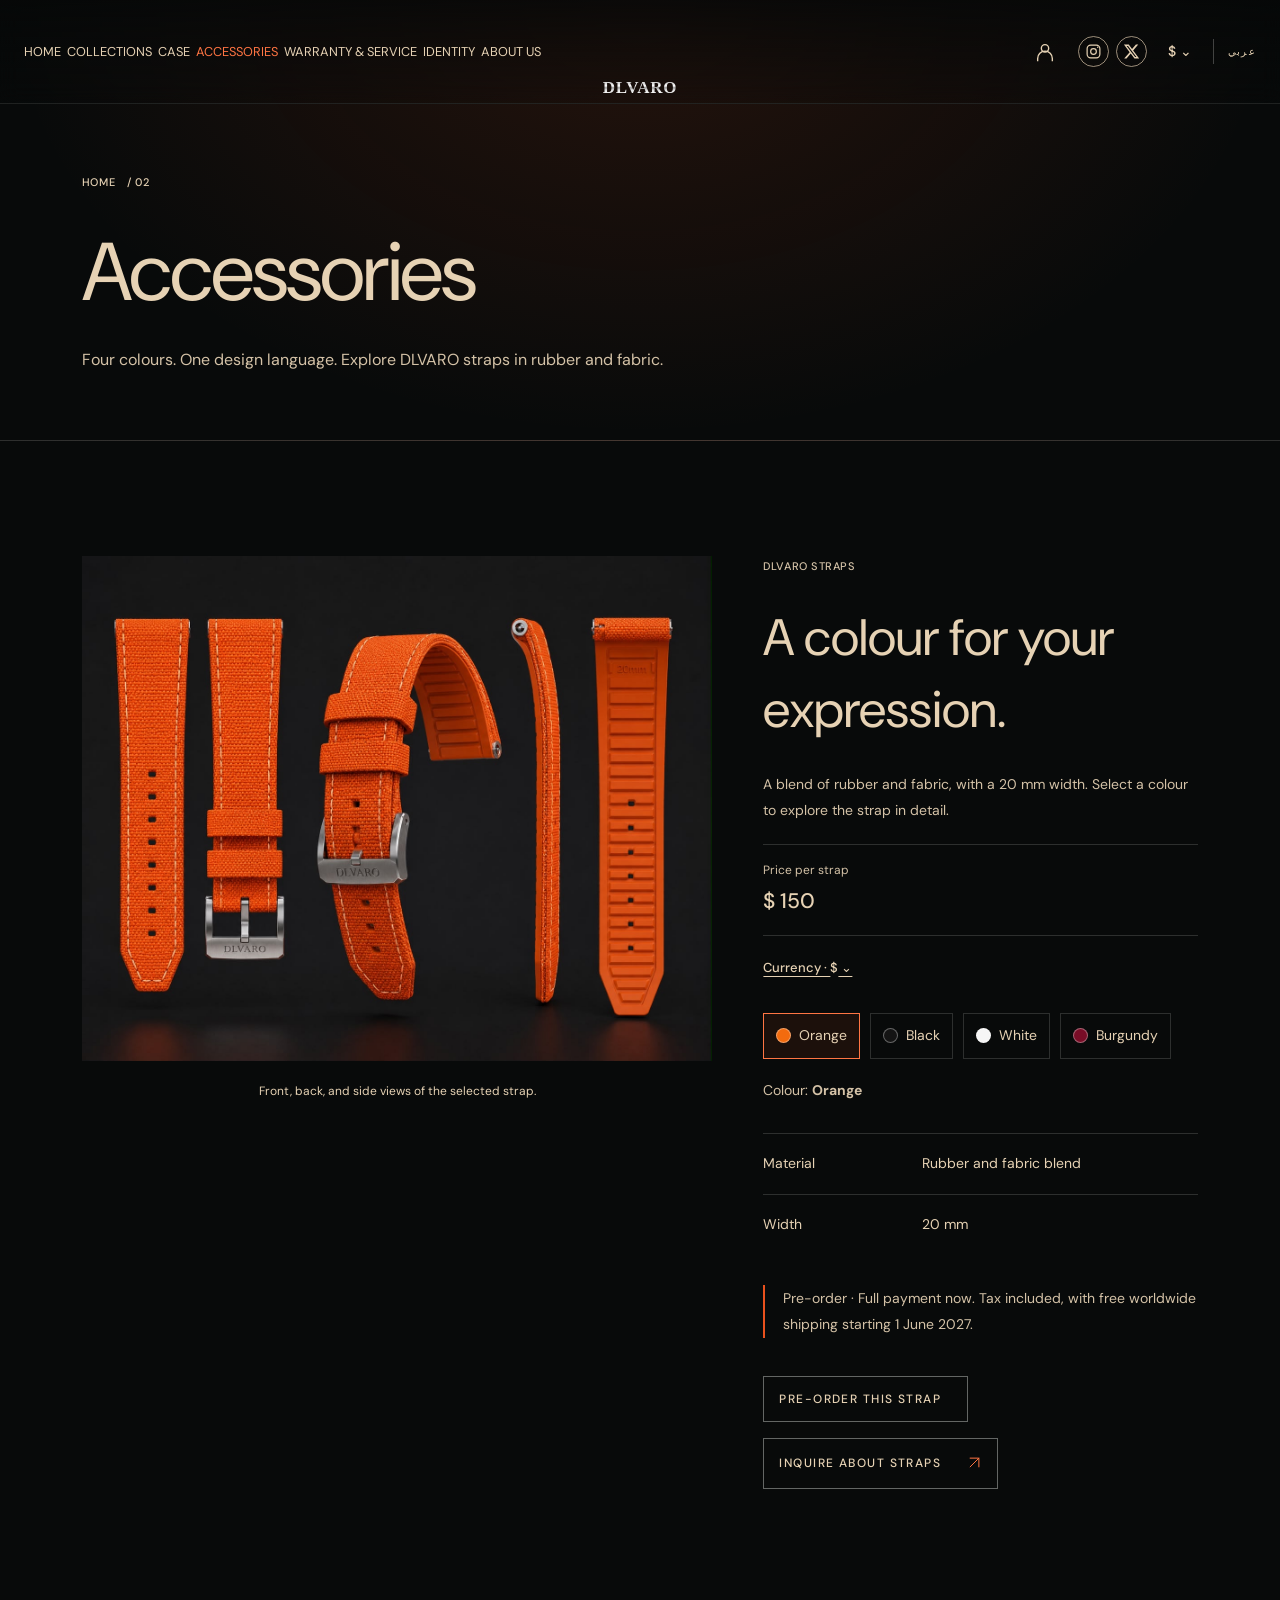
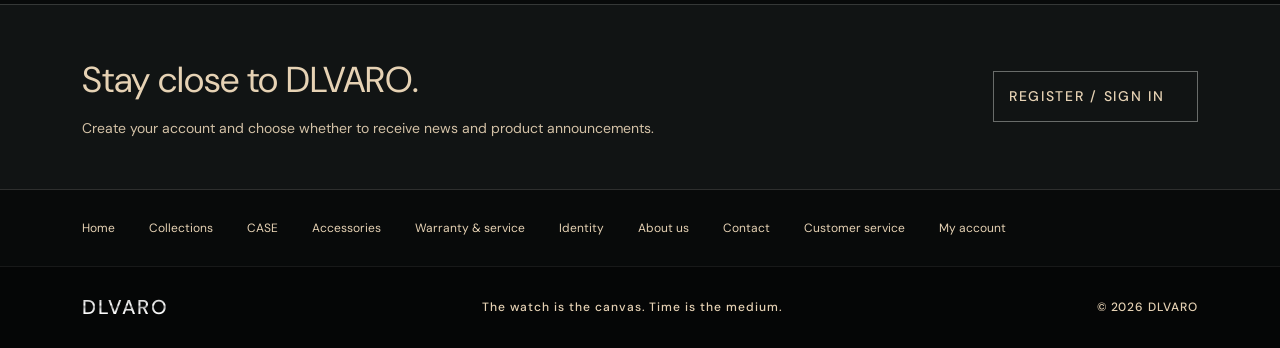
<file: accessories.html>
<!doctype html>
<html lang="en" dir="ltr">
<head>
  <meta charset="utf-8">
  <meta name="viewport" content="width=device-width, initial-scale=1">
  <meta name="theme-color" content="#090b0b">
  <meta name="description" content="Explore DLVARO 20 mm rubber and fabric straps in four colours. USD 150 per strap.">
  <link rel="alternate" hreflang="en" href="accessories.html?lang=en">
  <link rel="alternate" hreflang="ar" href="accessories.html?lang=ar">
  <link rel="alternate" hreflang="x-default" href="accessories.html?lang=en">
  <title>Accessories — DLVARO</title>
  <script>try { if (!sessionStorage.getItem("dlvaro-splash-seen") && !matchMedia("(prefers-reduced-motion: reduce)").matches) document.documentElement.classList.add("splash-pending"); } catch (_) {}</script>
  <link rel="preload" as="image" href="assets/strap-orange-20261121.jpg" fetchpriority="high" imagesrcset="assets/strap-orange-20261121-640.jpg 640w, assets/strap-orange-20261121.jpg 1402w" imagesizes="(min-width:1200px) 720px, 90vw">
  <link rel="preconnect" href="https://fonts.googleapis.com">
  <link rel="preconnect" href="https://fonts.gstatic.com" crossorigin>
  <link href="https://fonts.googleapis.com/css2?family=Cormorant+Garamond:wght@400;500;600&family=DM+Sans:wght@400;500;600&family=Noto+Naskh+Arabic:wght@400;500;600&family=Noto+Sans+Arabic:wght@400;500;600&display=swap" rel="stylesheet">
  <link rel="stylesheet" href="styles.css?v=wordmark-polished-20261127">
  <script src="image-quality.js?v=original-emblem-20261121" defer></script>
  <script src="app.js?v=production-250-20261127" defer></script>
  <link rel="stylesheet" href="currency.css?v=symbols-1">
  <script src="currency.js?v=trim-zeros-1" defer></script>
  <link rel="stylesheet" href="payments.css?v=paypal-1">
</head>
<body data-page="accessories">
  <a class="skip-link" href="#main" data-i18n="skip">Skip to content</a>
  <div class="brand-splash" aria-label="DLVARO opening animation">
    <button class="splash-skip" type="button" data-i18n="splashSkip">Skip intro</button>
    <div class="splash-lockup" aria-hidden="true">
      <img src="assets/dlvaro-emblem-original-20261121.png" width="1254" height="1254" alt="" srcset="assets/dlvaro-emblem-original-20261121.png 1254w" sizes="160px" decoding="async"><span class="brand-wordmark" dir="ltr">DLVARO</span>
      <p data-i18n="splashLine">The watch is the canvas. Time is the medium.</p>
    </div>
    <span class="splash-rule" aria-hidden="true"></span>
  </div>
  <header class="site-header">
    <a class="brand" href="index.html" aria-label="DLVARO home">
      <img src="assets/dlvaro-emblem-original-20261121.png" width="1254" height="1254" alt="" srcset="assets/dlvaro-emblem-original-20261121.png 1254w" sizes="160px" decoding="async"><span class="brand-wordmark" dir="ltr">DLVARO</span>
    </a>
    <nav class="primary-nav" id="primary-nav" aria-label="Primary navigation" data-i18n-aria="navLabel">
      <a href="index.html" data-i18n="navHome">Home</a>
      <a href="products.html" data-i18n="navProducts">Collections</a><a href="case.html" data-i18n="navCase">CASE</a>
      <a href="accessories.html" data-i18n="navAccessories">Accessories</a>
      <a href="service.html" data-i18n="navService">Warranty & service</a>
      <a href="identity.html" data-i18n="navVisualIdentity">Identity</a>
      <a href="about.html" data-i18n="navAbout">About us</a>
    </nav>
    <div class="header-actions"><a class="account-link-header" href="account.html" aria-label="My account" data-i18n-aria="accountNav"><svg viewBox="0 0 24 24" width="22" height="22" fill="none" stroke="currentColor" stroke-width="1.5" aria-hidden="true"><circle cx="12" cy="8" r="4"/><path d="M4 22v-3a8 8 0 0 1 16 0v3"/></svg></a>
      <a class="inquire-link" href="index.html#contact"><span data-i18n="navInquire">Inquire</span><span aria-hidden="true"><svg class='direction-arrow' viewBox='0 0 24 24' aria-hidden='true' focusable='false'><path d='M5 19 19 5M5 5h14v14'/></svg></span></a>
      <div class="header-social" aria-label="DLVARO social media">
        <a href="https://www.instagram.com/dlvaroofficial" target="_blank" rel="noopener noreferrer" aria-label="Instagram — DLVARO official profile"><svg class="social-icon instagram-icon" viewBox="0 0 24 24" aria-hidden="true"><rect x="3" y="3" width="18" height="18" rx="5"/><circle cx="12" cy="12" r="4"/><circle class="instagram-dot" cx="18" cy="6" r="1"/></svg></a>
        <a href="https://x.com/dlvaroofficial" target="_blank" rel="noopener noreferrer" aria-label="X — DLVARO official profile"><svg class="social-icon x-icon" viewBox="0 0 24 24" aria-hidden="true"><path d="M18.244 2.25h3.308l-7.227 8.26 8.502 11.24h-6.657l-5.214-6.817-5.967 6.817H1.68l7.73-8.835L1.254 2.25h6.826l4.713 6.231zm-1.161 17.52h1.833L7.084 4.126H5.117z"/></svg></a>
      </div>
      <button class="language-toggle" type="button" aria-label="Switch language">عربي</button>
      <button class="menu-toggle" type="button" aria-label="Open menu" aria-controls="primary-nav" aria-expanded="false"><span></span><span></span></button>
    </div>
  </header>

  <main id="main"><section class="page-intro section-pad"><div class="section-kicker reveal"><a href="index.html" data-i18n="navHome">Home</a><span>/ 02</span></div><h1 class="reveal" data-i18n="navAccessories">Accessories</h1><p class="reveal" data-i18n="accessoriesIntro">Four colours. One design language. Explore DLVARO straps in rubber and fabric.</p></section><section class="accessory-feature strap-showcase section-pad">
  <figure class="accessory-photo reveal"><img class="strap-image" src="assets/strap-orange-20261121.jpg" alt="Orange DLVARO rubber and fabric strap" width="1402" height="1122" fetchpriority="high" srcset="assets/strap-orange-20261121-640.jpg 640w, assets/strap-orange-20261121.jpg 1402w" sizes="(min-width:1200px) 720px, 90vw" decoding="async"><figcaption data-i18n="strapPhotoNote">Front, back, and side views of the selected strap.</figcaption></figure>
  <div class="accessory-copy reveal"><p class="eyebrow" data-i18n="strapKicker">DLVARO straps</p><h2 data-i18n="strapTitle">A colour for your expression.</h2><p data-i18n="strapDescription">A blend of rubber and fabric, with a 20 mm width. Select a colour to explore the strap in detail.</p><dl class="launch-details strap-price"><div><dt data-i18n="strapPriceLabel">Price per strap</dt><dd data-product-price>$150</dd></div></dl><div class="strap-colours" role="group" aria-label="Select a strap colour" data-i18n-aria="selectColour"><button type="button" class="strap-colour" data-strap-colour="orange" aria-pressed="true"><span class="swatch swatch-orange" aria-hidden="true"></span><span data-i18n="orange">Orange</span></button><button type="button" class="strap-colour" data-strap-colour="black" aria-pressed="false"><span class="swatch swatch-black" aria-hidden="true"></span><span data-i18n="black">Black</span></button><button type="button" class="strap-colour" data-strap-colour="white" aria-pressed="false"><span class="swatch swatch-white" aria-hidden="true"></span><span data-i18n="white">White</span></button><button type="button" class="strap-colour" data-strap-colour="burgundy" aria-pressed="false"><span class="swatch swatch-burgundy" aria-hidden="true"></span><span data-i18n="burgundy">Burgundy</span></button></div><p class="colour-status" aria-live="polite"><span data-i18n="colour">Colour</span>: <strong class="selected-colour">Orange</strong></p><dl class="accessory-specs"><div><dt data-i18n="material">Material</dt><dd data-i18n="strapMaterial">Rubber and fabric blend</dd></div><div><dt data-i18n="strapSize">Width</dt><dd data-i18n="strapSizeValue">20 mm</dd></div></dl><p class="service-note" data-i18n="accessoryAvailability">Pre-order · Full payment now. Tax included, with free worldwide shipping starting 1 June 2027.</p><a class="button-outline strap-checkout" href="checkout.html?product=strap&amp;colour=orange" data-i18n="strapPreorder">Pre-order this strap</a><br><a class="button-outline strap-inquiry" href="mailto:social@dlvaroofficial.com?subject=DLVARO%20Strap%20Inquiry"><span data-i18n="strapInquiry">Inquire about straps</span><span aria-hidden="true"><svg class='direction-arrow' viewBox='0 0 24 24' aria-hidden='true' focusable='false'><path d='M5 19 19 5M5 5h14v14'/></svg></span></a></div>
</section></main>

  <section class="membership-invite"><div><h2 data-i18n="joinTitle" >Stay close to DLVARO.</h2><p data-i18n="joinText" >Create your account and choose whether to receive news and product announcements.</p></div><a class="button-outline" href="account.html" data-i18n="joinCta">Register / Sign in</a></section>
<nav class="footer-map" aria-label="Site map" data-i18n-aria="siteMap">
  <a href="index.html" data-i18n="navHome">Home</a><a href="products.html" data-i18n="navProducts">Collections</a><a href="case.html" data-i18n="navCase">CASE</a><a href="accessories.html" data-i18n="navAccessories">Accessories</a><a href="service.html" data-i18n="navService">Warranty & service</a><a href="identity.html" data-i18n="navVisualIdentity">Identity</a>
      <a href="about.html" data-i18n="navAbout">About us</a><a href="index.html#contact" data-i18n="navContact">Contact</a>
<a href="service.html#customer-service" data-i18n="customerService">Customer service</a><a href="account.html" data-i18n="accountNav">My account</a></nav>
<footer class="site-footer"><a class="footer-brand" href="index.html">DLVARO</a><p data-i18n="footerLine">The watch is the canvas. Time is the medium.</p><span>© <span id="year"></span> DLVARO</span></footer>
</body>
</html>
</file>
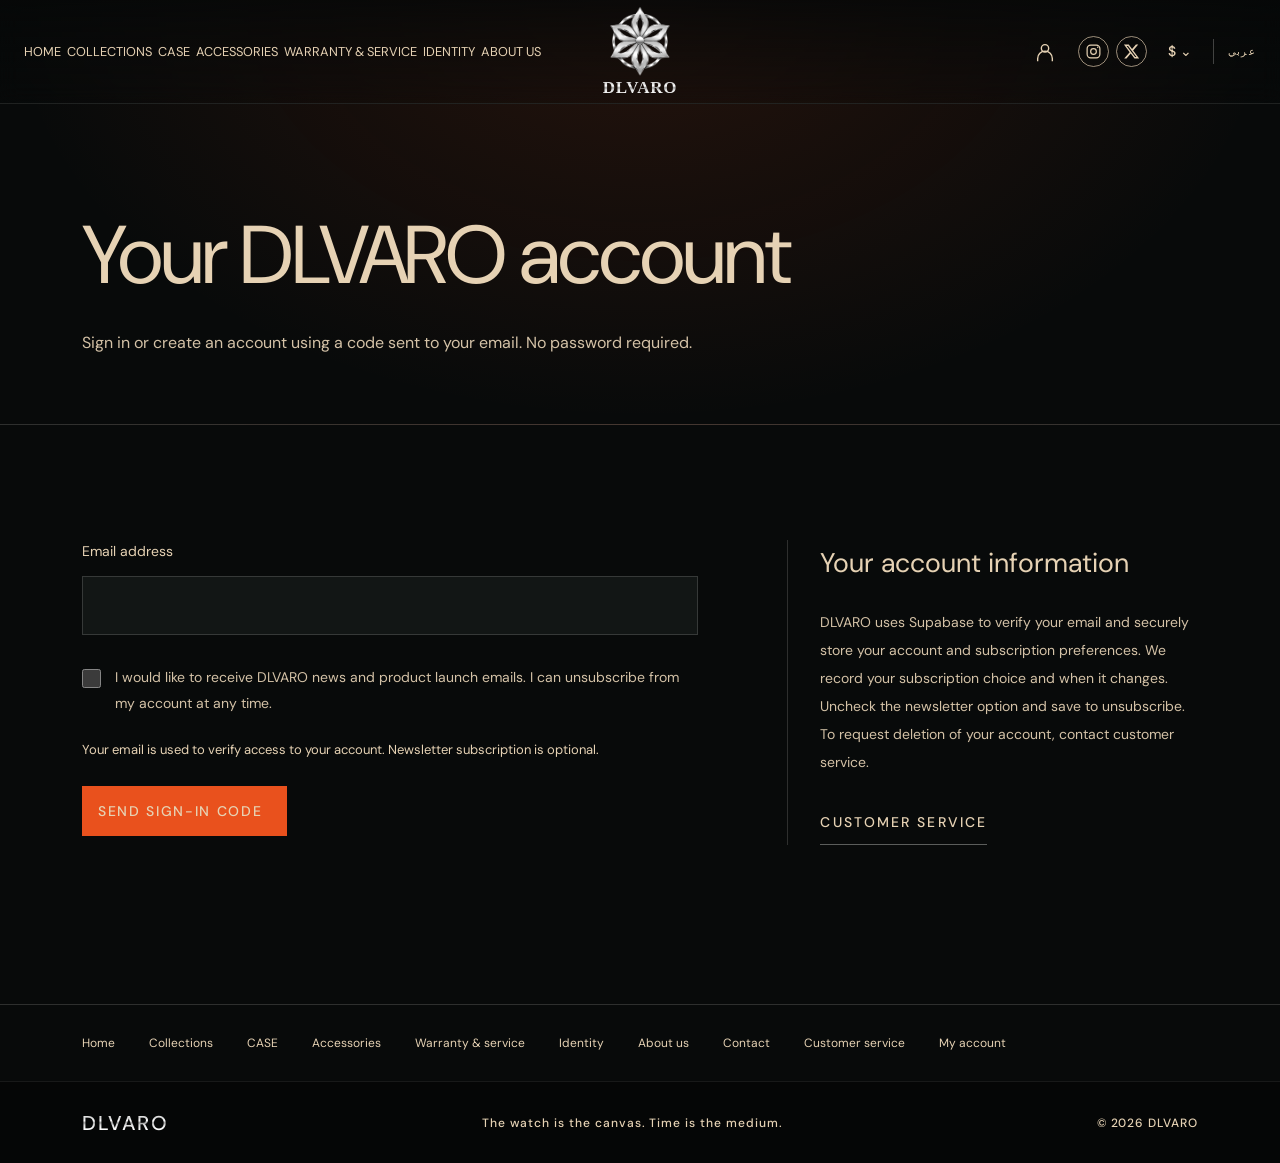
<file: account.html>
<!doctype html>
<html lang="en" dir="ltr">
<head>
  <meta charset="utf-8">
  <meta name="viewport" content="width=device-width, initial-scale=1">
  <meta name="theme-color" content="#090b0b">
  <meta name="description" content="Create or access your DLVARO account by email and manage your optional newsletter subscription.">
  <meta name="robots" content="noindex, nofollow">
  <link rel="alternate" hreflang="en" href="account.html?lang=en">
  <link rel="alternate" hreflang="ar" href="account.html?lang=ar">
  <link rel="alternate" hreflang="x-default" href="account.html?lang=en">
  <title>My account — DLVARO</title>
  <script>try { if (!sessionStorage.getItem("dlvaro-splash-seen") && !matchMedia("(prefers-reduced-motion: reduce)").matches) document.documentElement.classList.add("splash-pending"); } catch (_) {}</script>
  <link rel="preconnect" href="https://fonts.googleapis.com">
  <link rel="preconnect" href="https://fonts.gstatic.com" crossorigin>
  <link href="https://fonts.googleapis.com/css2?family=Cormorant+Garamond:wght@400;500;600&family=DM+Sans:wght@400;500;600&family=Noto+Naskh+Arabic:wght@400;500;600&family=Noto+Sans+Arabic:wght@400;500;600&display=swap" rel="stylesheet">
  <link rel="stylesheet" href="styles.css?v=wordmark-polished-20261127">
  <script src="image-quality.js?v=original-emblem-20261121" defer></script>
  <script src="app.js?v=production-250-20261127" defer></script>
  <link rel="stylesheet" href="currency.css?v=symbols-1">
  <script src="currency.js?v=trim-zeros-1" defer></script>
  <script src="assets/vendor/supabase-2.118.0.js" defer></script>
  <script src="account.js?v=numbers-1" defer></script>
</head>
<body data-page="account">
  <a class="skip-link" href="#main" data-i18n="skip">Skip to content</a>
  <div class="brand-splash" aria-label="DLVARO opening animation">
    <button class="splash-skip" type="button" data-i18n="splashSkip">Skip intro</button>
    <div class="splash-lockup" aria-hidden="true">
      <img src="assets/dlvaro-emblem-original-20261121.png" width="1254" height="1254" alt="" srcset="assets/dlvaro-emblem-original-20261121.png 1254w" sizes="160px" decoding="async"><span class="brand-wordmark" dir="ltr">DLVARO</span>
      <p data-i18n="splashLine">The watch is the canvas. Time is the medium.</p>
    </div>
    <span class="splash-rule" aria-hidden="true"></span>
  </div>
  <header class="site-header">
    <a class="brand" href="index.html" aria-label="DLVARO home">
      <img src="assets/dlvaro-emblem-original-20261121.png" width="1254" height="1254" alt="" srcset="assets/dlvaro-emblem-original-20261121.png 1254w" sizes="160px" decoding="async"><span class="brand-wordmark" dir="ltr">DLVARO</span>
    </a>
    <nav class="primary-nav" id="primary-nav" aria-label="Primary navigation" data-i18n-aria="navLabel">
      <a href="index.html" data-i18n="navHome">Home</a>
      <a href="products.html" data-i18n="navProducts">Collections</a><a href="case.html" data-i18n="navCase">CASE</a>
      <a href="accessories.html" data-i18n="navAccessories">Accessories</a>
      <a href="service.html" data-i18n="navService">Warranty & service</a>
      <a href="identity.html" data-i18n="navVisualIdentity">Identity</a>
      <a href="about.html" data-i18n="navAbout">About us</a>
    </nav>
    <div class="header-actions"><a class="account-link-header" href="account.html" aria-label="My account" data-i18n-aria="accountNav"><svg viewBox="0 0 24 24" width="22" height="22" fill="none" stroke="currentColor" stroke-width="1.5" aria-hidden="true"><circle cx="12" cy="8" r="4"/><path d="M4 22v-3a8 8 0 0 1 16 0v3"/></svg></a>
      <a class="inquire-link" href="index.html#contact"><span data-i18n="navInquire">Inquire</span><span aria-hidden="true"><svg class='direction-arrow' viewBox='0 0 24 24' aria-hidden='true' focusable='false'><path d='M5 19 19 5M5 5h14v14'/></svg></span></a>
      <div class="header-social" aria-label="DLVARO social media">
        <a href="https://www.instagram.com/dlvaroofficial" target="_blank" rel="noopener noreferrer" aria-label="Instagram — DLVARO official profile"><svg class="social-icon instagram-icon" viewBox="0 0 24 24" aria-hidden="true"><rect x="3" y="3" width="18" height="18" rx="5"/><circle cx="12" cy="12" r="4"/><circle class="instagram-dot" cx="18" cy="6" r="1"/></svg></a>
        <a href="https://x.com/dlvaroofficial" target="_blank" rel="noopener noreferrer" aria-label="X — DLVARO official profile"><svg class="social-icon x-icon" viewBox="0 0 24 24" aria-hidden="true"><path d="M18.244 2.25h3.308l-7.227 8.26 8.502 11.24h-6.657l-5.214-6.817-5.967 6.817H1.68l7.73-8.835L1.254 2.25h6.826l4.713 6.231zm-1.161 17.52h1.833L7.084 4.126H5.117z"/></svg></a>
      </div>
      <button class="language-toggle" type="button" aria-label="Switch language">عربي</button>
      <button class="menu-toggle" type="button" aria-label="Open menu" aria-controls="primary-nav" aria-expanded="false"><span></span><span></span></button>
    </div>
  </header>

  <main id="main"><section class="page-intro section-pad"><h1 data-i18n="accountTitle" >Your DLVARO account</h1><p data-i18n="accountIntro" >Sign in or create an account using a code sent to your email. No password required.</p></section><section class="account-section section-pad"><div class="customer-account" aria-busy="true"><form id="account-email-form">
<label for="account-email" data-i18n="accountEmail">Email address</label><input id="account-email" name="email" type="email" autocomplete="email" inputmode="email" dir="ltr" maxlength="254" required aria-describedby="account-notice">
<label class="account-check"><input id="account-news-optin" type="checkbox" name="newsletter"><span data-i18n="accountOptin" >I would like to receive DLVARO news and product launch emails. I can unsubscribe from my account at any time.</span></label><p data-i18n="accountNotice" id="account-notice" class="account-note">Your email is used to verify access to your account. Newsletter subscription is optional.</p><button data-i18n="accountSend" id="account-send" type="submit" class="button-solid" disabled>Send sign-in code</button></form><form id="account-otp-form" hidden><p data-i18n="accountCodeHelp" >Enter the eight-digit code sent to</p><p id="account-pending-email" class="account-email-value" dir="ltr"></p><label for="account-code" data-i18n="accountCode">Sign-in code</label><input id="account-code" name="code" type="text" inputmode="numeric" autocomplete="one-time-code" pattern="[0-9]{8}" minlength="8" maxlength="8" dir="ltr" required><button data-i18n="accountVerify" type="submit" class="button-solid">Verify and sign in</button><div class="account-secondary"><button data-i18n="accountResend" id="account-resend" type="button" class="account-link">Send a new code</button><button data-i18n="accountChangeEmail" id="account-change-email" type="button" class="account-link">Use a different email</button></div></form><div id="account-dashboard" hidden><h2 data-i18n="accountWelcome" >Welcome to DLVARO</h2><p id="account-current-email" class="account-email-value" dir="ltr"></p><form id="account-preferences"><h3 data-i18n="accountPreferences" >Email preferences</h3><label class="account-check"><input id="account-subscribed" type="checkbox" disabled><span data-i18n="accountOptin" >I would like to receive DLVARO news and product launch emails. I can unsubscribe from my account at any time.</span></label><button data-i18n="accountSave" type="submit" class="button-solid" disabled>Save preferences</button></form><button data-i18n="accountSignout" id="account-signout" type="button" class="account-link">Sign out</button></div><p id="account-status" role="status" aria-live="polite" aria-atomic="true"></p><noscript><p data-i18n="accountNoScript" >Enable JavaScript to sign in securely.</p></noscript></div><aside class="account-privacy"><h2 data-i18n="accountPrivacyTitle" >Your account information</h2><p data-i18n="accountPrivacyText" >DLVARO uses Supabase to verify your email and securely store your account and subscription preferences. We record your subscription choice and when it changes. Uncheck the newsletter option and save to unsubscribe. To request deletion of your account, contact customer service.</p><a class="text-link" href="service.html#customer-service" data-i18n="customerService">Customer service</a></aside></section></main>

  <nav class="footer-map" aria-label="Site map" data-i18n-aria="siteMap">
  <a href="index.html" data-i18n="navHome">Home</a><a href="products.html" data-i18n="navProducts">Collections</a><a href="case.html" data-i18n="navCase">CASE</a><a href="accessories.html" data-i18n="navAccessories">Accessories</a><a href="service.html" data-i18n="navService">Warranty & service</a><a href="identity.html" data-i18n="navVisualIdentity">Identity</a>
      <a href="about.html" data-i18n="navAbout">About us</a><a href="index.html#contact" data-i18n="navContact">Contact</a>
<a href="service.html#customer-service" data-i18n="customerService">Customer service</a><a href="account.html" data-i18n="accountNav">My account</a></nav>
<footer class="site-footer"><a class="footer-brand" href="index.html">DLVARO</a><p data-i18n="footerLine">The watch is the canvas. Time is the medium.</p><span>© <span id="year"></span> DLVARO</span></footer>
</body>
</html>
</file>
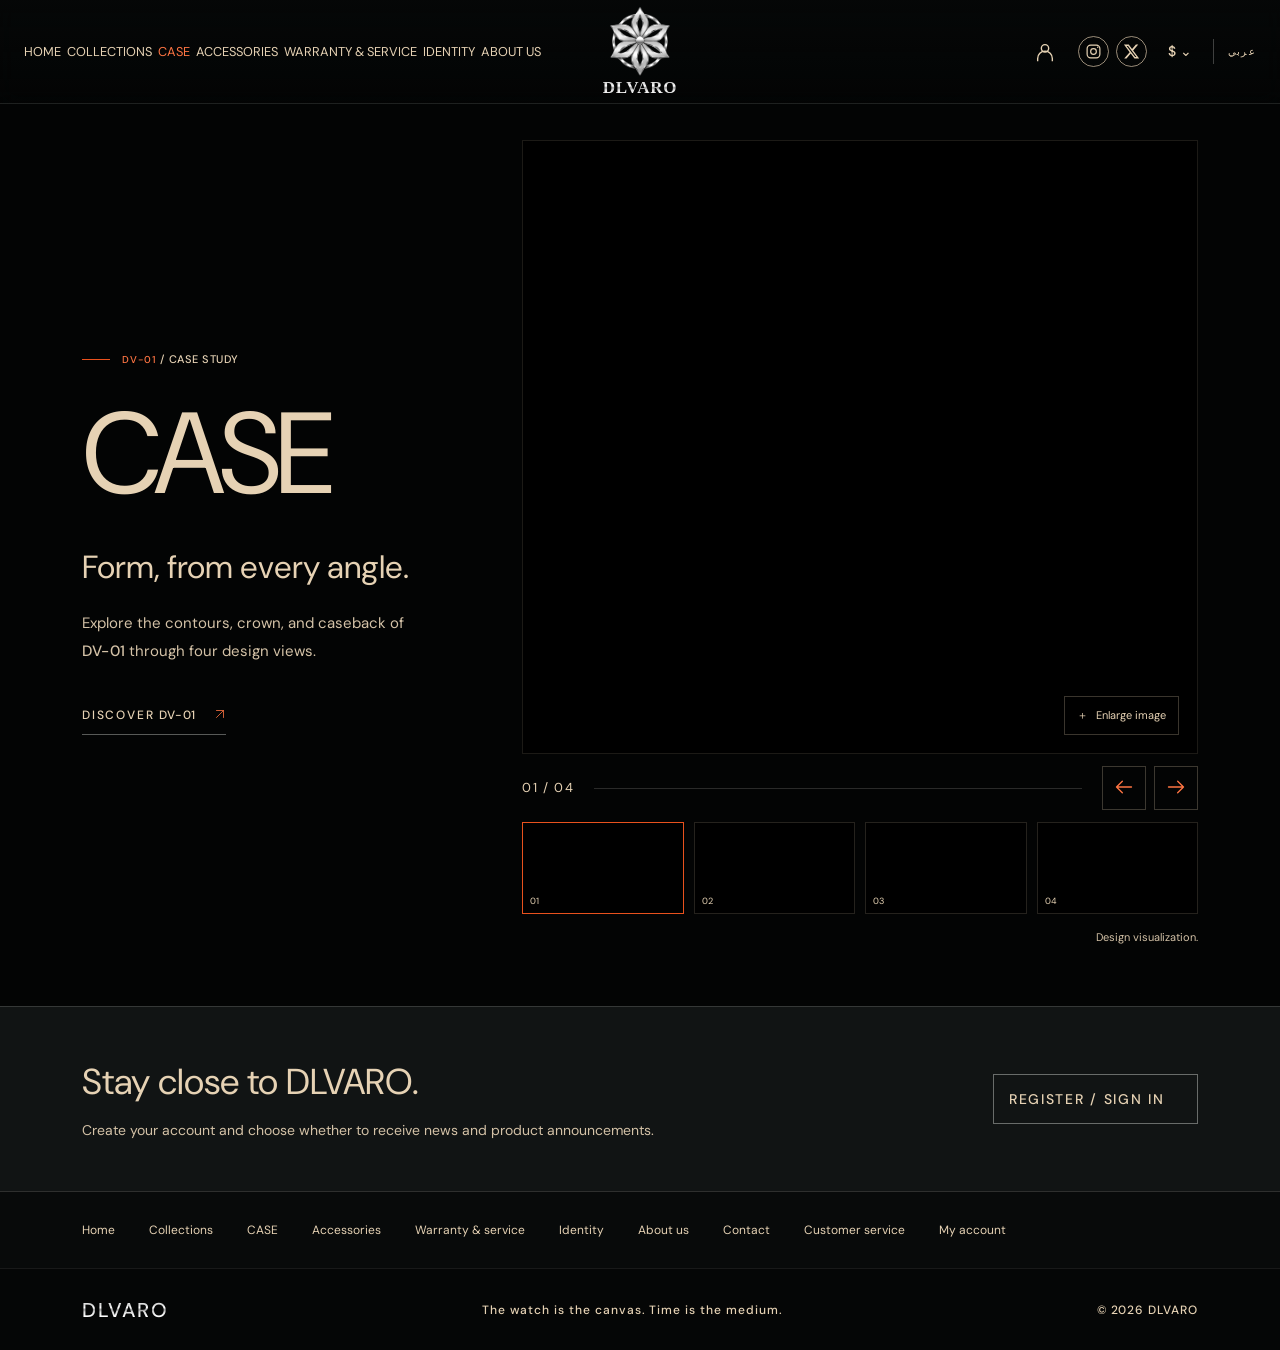
<file: case.html>
<!doctype html>
<html lang="en" dir="ltr">
<head>
  <meta charset="utf-8">
  <meta name="viewport" content="width=device-width, initial-scale=1">
  <meta name="theme-color" content="#090b0b">
  <meta name="description" content="Explore the architecture of the DLVARO DV-01 case through four design views.">
  <link rel="alternate" hreflang="en" href="case.html?lang=en">
  <link rel="alternate" hreflang="ar" href="case.html?lang=ar">
  <link rel="alternate" hreflang="x-default" href="case.html?lang=en">
  <title>CASE — DLVARO</title>
  <script>try { if (!sessionStorage.getItem("dlvaro-splash-seen") && !matchMedia("(prefers-reduced-motion: reduce)").matches) document.documentElement.classList.add("splash-pending"); } catch (_) {}</script>
  <link rel="preload" as="image" href="assets/case/dv-01-case-2.jpg" fetchpriority="high" imagesrcset="assets/highres/dv-01-case-2-640.webp 585w, assets/highres/dv-01-case-2-1600.webp 1462w, assets/highres/dv-01-case-2-3200.webp 2924w, assets/highres/dv-01-case-2-8k.webp 7019w" imagesizes="(min-width:1200px) 720px, 90vw">
  <link rel="preconnect" href="https://fonts.googleapis.com">
  <link rel="preconnect" href="https://fonts.gstatic.com" crossorigin>
  <link href="https://fonts.googleapis.com/css2?family=Cormorant+Garamond:wght@400;500;600&family=DM+Sans:wght@400;500;600&family=Noto+Naskh+Arabic:wght@400;500;600&family=Noto+Sans+Arabic:wght@400;500;600&display=swap" rel="stylesheet">
  <link rel="stylesheet" href="styles.css?v=wordmark-polished-20261127">
  <script src="image-quality.js?v=original-emblem-20261121" defer></script>
  <script src="app.js?v=production-250-20261127" defer></script>
  <link rel="stylesheet" href="currency.css?v=symbols-1">
  <script src="currency.js?v=trim-zeros-1" defer></script>
  <link rel="stylesheet" href="case.css?v=images-removed-1">
  <script src="case.js?v=images-removed-1" defer></script>
</head>
<body data-page="case">
  <a class="skip-link" href="#main" data-i18n="skip">Skip to content</a>
  <div class="brand-splash" aria-label="DLVARO opening animation">
    <button class="splash-skip" type="button" data-i18n="splashSkip">Skip intro</button>
    <div class="splash-lockup" aria-hidden="true">
      <img src="assets/dlvaro-emblem-original-20261121.png" width="1254" height="1254" alt="" srcset="assets/dlvaro-emblem-original-20261121.png 1254w" sizes="160px" decoding="async"><span class="brand-wordmark" dir="ltr">DLVARO</span>
      <p data-i18n="splashLine">The watch is the canvas. Time is the medium.</p>
    </div>
    <span class="splash-rule" aria-hidden="true"></span>
  </div>
  <header class="site-header">
    <a class="brand" href="index.html" aria-label="DLVARO home">
      <img src="assets/dlvaro-emblem-original-20261121.png" width="1254" height="1254" alt="" srcset="assets/dlvaro-emblem-original-20261121.png 1254w" sizes="160px" decoding="async"><span class="brand-wordmark" dir="ltr">DLVARO</span>
    </a>
    <nav class="primary-nav" id="primary-nav" aria-label="Primary navigation" data-i18n-aria="navLabel">
      <a href="index.html" data-i18n="navHome">Home</a>
      <a href="products.html" data-i18n="navProducts">Collections</a><a href="case.html" data-i18n="navCase">CASE</a>
      <a href="accessories.html" data-i18n="navAccessories">Accessories</a>
      <a href="service.html" data-i18n="navService">Warranty & service</a>
      <a href="identity.html" data-i18n="navVisualIdentity">Identity</a>
      <a href="about.html" data-i18n="navAbout">About us</a>
    </nav>
    <div class="header-actions"><a class="account-link-header" href="account.html" aria-label="My account" data-i18n-aria="accountNav"><svg viewBox="0 0 24 24" width="22" height="22" fill="none" stroke="currentColor" stroke-width="1.5" aria-hidden="true"><circle cx="12" cy="8" r="4"/><path d="M4 22v-3a8 8 0 0 1 16 0v3"/></svg></a>
      <a class="inquire-link" href="index.html#contact"><span data-i18n="navInquire">Inquire</span><span aria-hidden="true"><svg class='direction-arrow' viewBox='0 0 24 24' aria-hidden='true' focusable='false'><path d='M5 19 19 5M5 5h14v14'/></svg></span></a>
      <div class="header-social" aria-label="DLVARO social media">
        <a href="https://www.instagram.com/dlvaroofficial" target="_blank" rel="noopener noreferrer" aria-label="Instagram — DLVARO official profile"><svg class="social-icon instagram-icon" viewBox="0 0 24 24" aria-hidden="true"><rect x="3" y="3" width="18" height="18" rx="5"/><circle cx="12" cy="12" r="4"/><circle class="instagram-dot" cx="18" cy="6" r="1"/></svg></a>
        <a href="https://x.com/dlvaroofficial" target="_blank" rel="noopener noreferrer" aria-label="X — DLVARO official profile"><svg class="social-icon x-icon" viewBox="0 0 24 24" aria-hidden="true"><path d="M18.244 2.25h3.308l-7.227 8.26 8.502 11.24h-6.657l-5.214-6.817-5.967 6.817H1.68l7.73-8.835L1.254 2.25h6.826l4.713 6.231zm-1.161 17.52h1.833L7.084 4.126H5.117z"/></svg></a>
      </div>
      <button class="language-toggle" type="button" aria-label="Switch language">عربي</button>
      <button class="menu-toggle" type="button" aria-label="Open menu" aria-controls="primary-nav" aria-expanded="false"><span></span><span></span></button>
    </div>
  </header>

  <main id="main" class="case-page">
 <section class="case-showcase" aria-labelledby="case-title">
  <div class="case-intro">
   <p class="section-kicker"><span class="case-accent"></span><span data-i18n="caseKicker">DV-01 / Case study</span></p>
   <h1 id="case-title" data-i18n="navCase">CASE</h1>
   <h2 data-i18n="caseIntro">Form, from every angle.</h2>
   <p class="case-description" data-i18n="caseDescription">Explore the contours, crown, and caseback of DV-01 through four design views.</p>
   <a class="text-link" href="dv-01.html"><span data-i18n="heroCta">Discover DV-01</span><span aria-hidden="true"><svg class='direction-arrow' viewBox='0 0 24 24' aria-hidden='true' focusable='false'><path d='M5 19 19 5M5 5h14v14'/></svg></span></a>
  </div>
  <div class="case-gallery" aria-label="DV-01 case gallery" data-i18n-aria="caseGallery">
   <a class="case-stage" href="assets/case/dv-01-case-2.jpg" aria-label="Enlarge image" data-i18n-aria="caseOpen">
    <img id="case-image" src="assets/case/dv-01-case-2.jpg" alt="DV-01 case in a three-quarter view from the crown side" width="1199" height="1312" fetchpriority="high" decoding="async" srcset="assets/highres/dv-01-case-2-640.webp 585w, assets/highres/dv-01-case-2-1600.webp 1462w, assets/highres/dv-01-case-2-3200.webp 2924w, assets/highres/dv-01-case-2-8k.webp 7019w" sizes="(min-width:1200px) 720px, 90vw">
    <span class="case-enlarge"><span aria-hidden="true">＋</span><span data-i18n="caseOpen">Enlarge image</span></span>
   </a>
   <div class="case-controls"><p class="case-count" aria-live="polite" aria-atomic="true" dir="ltr">01 <span>/ 05</span></p><span class="case-rule" aria-hidden="true"></span><div class="case-arrows"><button type="button" class="case-prev" aria-label="Previous view" data-i18n-aria="casePrevious"><svg class='direction-arrow' viewBox='0 0 24 24' aria-hidden='true' focusable='false'><path d='M21 12H3m7-7-7 7 7 7'/></svg></button><button type="button" class="case-next" aria-label="Next view" data-i18n-aria="caseNext"><svg class='direction-arrow' viewBox='0 0 24 24' aria-hidden='true' focusable='false'><path d='M3 12h18m-7-7 7 7-7 7'/></svg></button></div></div>
   <nav class="case-thumbnails" aria-label="Choose a view" data-i18n-aria="caseChoose">
<a class="case-thumb" href="assets/case/dv-01-case-2.jpg" data-case-index="0" aria-current="true"><img src="assets/case/dv-01-case-2.jpg" alt="DV-01 case in a three-quarter view from the crown side" data-i18n-alt="caseAlt2" width="1199" height="1312" decoding="async" srcset="assets/highres/dv-01-case-2-640.webp 585w, assets/highres/dv-01-case-2-1600.webp 1462w, assets/highres/dv-01-case-2-3200.webp 2924w, assets/highres/dv-01-case-2-8k.webp 7019w" sizes="(min-width:1200px) 720px, 90vw"><span aria-hidden="true">01</span></a>
<a class="case-thumb" href="assets/case/dv-01-case-3.jpg" data-case-index="1" aria-current="false"><img src="assets/case/dv-01-case-3.jpg" alt="DV-01 caseback with the engraved DLVARO name and model" data-i18n-alt="caseAlt3" width="1199" height="1312" decoding="async" srcset="assets/highres/dv-01-case-3-640.webp 582w, assets/highres/dv-01-case-3-1600.webp 1455w, assets/highres/dv-01-case-3-3200.webp 2910w, assets/highres/dv-01-case-3-8k.webp 6985w" sizes="(min-width:1200px) 720px, 90vw"><span aria-hidden="true">02</span></a>
<a class="case-thumb" href="assets/case/dv-01-case-4.jpg" data-case-index="2" aria-current="false"><img src="assets/case/dv-01-case-4.jpg" alt="DV-01 case side profile and emblem crown" data-i18n-alt="caseAlt4" width="1199" height="1312" decoding="async" srcset="assets/highres/dv-01-case-4-640.webp 585w, assets/highres/dv-01-case-4-1600.webp 1462w, assets/highres/dv-01-case-4-3200.webp 2924w, assets/highres/dv-01-case-4-8k.webp 7019w" sizes="(min-width:1200px) 720px, 90vw"><span aria-hidden="true">03</span></a>
<a class="case-thumb" href="assets/case/dv-01-case-5.jpg" data-case-index="3" aria-current="false"><img src="assets/case/dv-01-case-5.jpg" alt="DV-01 case structure and lugs viewed from below" data-i18n-alt="caseAlt5" width="1199" height="1312" decoding="async" srcset="assets/highres/dv-01-case-5-640.webp 585w, assets/highres/dv-01-case-5-1600.webp 1462w, assets/highres/dv-01-case-5-3200.webp 2924w, assets/highres/dv-01-case-5-8k.webp 7019w" sizes="(min-width:1200px) 720px, 90vw"><span aria-hidden="true">04</span></a></nav>
   <p class="case-note" data-i18n="visualNote">Design visualization.</p>
  </div>
 </section>
 <dialog class="case-lightbox" aria-label="DV-01 case gallery" data-i18n-aria="caseGallery">
  <div class="case-lightbox-top"><span>DLVARO / <span data-i18n="navCase">CASE</span></span><button type="button" class="case-close"><span data-i18n="caseClose">Close image</span> ×</button></div>
  <img class="case-full-image" src="assets/case/dv-01-case-2.jpg" alt="" srcset="assets/highres/dv-01-case-2-640.webp 585w, assets/highres/dv-01-case-2-1600.webp 1462w, assets/highres/dv-01-case-2-3200.webp 2924w, assets/highres/dv-01-case-2-8k.webp 7019w" sizes="(min-width:1200px) 720px, 90vw" decoding="async" loading="lazy">
  <div class="case-controls"><button type="button" class="case-prev" aria-label="Previous view" data-i18n-aria="casePrevious"><svg class='direction-arrow' viewBox='0 0 24 24' aria-hidden='true' focusable='false'><path d='M21 12H3m7-7-7 7 7 7'/></svg></button><p class="case-count" aria-live="polite" aria-atomic="true" dir="ltr">01 / 04</p><button type="button" class="case-next" aria-label="Next view" data-i18n-aria="caseNext"><svg class='direction-arrow' viewBox='0 0 24 24' aria-hidden='true' focusable='false'><path d='M3 12h18m-7-7 7 7-7 7'/></svg></button></div>
 </dialog>
</main>

  <section class="membership-invite"><div><h2 data-i18n="joinTitle" >Stay close to DLVARO.</h2><p data-i18n="joinText" >Create your account and choose whether to receive news and product announcements.</p></div><a class="button-outline" href="account.html" data-i18n="joinCta">Register / Sign in</a></section>
<nav class="footer-map" aria-label="Site map" data-i18n-aria="siteMap">
  <a href="index.html" data-i18n="navHome">Home</a><a href="products.html" data-i18n="navProducts">Collections</a><a href="case.html" data-i18n="navCase">CASE</a><a href="accessories.html" data-i18n="navAccessories">Accessories</a><a href="service.html" data-i18n="navService">Warranty & service</a><a href="identity.html" data-i18n="navVisualIdentity">Identity</a>
      <a href="about.html" data-i18n="navAbout">About us</a><a href="index.html#contact" data-i18n="navContact">Contact</a>
<a href="service.html#customer-service" data-i18n="customerService">Customer service</a><a href="account.html" data-i18n="accountNav">My account</a></nav>
<footer class="site-footer"><a class="footer-brand" href="index.html">DLVARO</a><p data-i18n="footerLine">The watch is the canvas. Time is the medium.</p><span>© <span id="year"></span> DLVARO</span></footer>
</body>
</html>
</file>
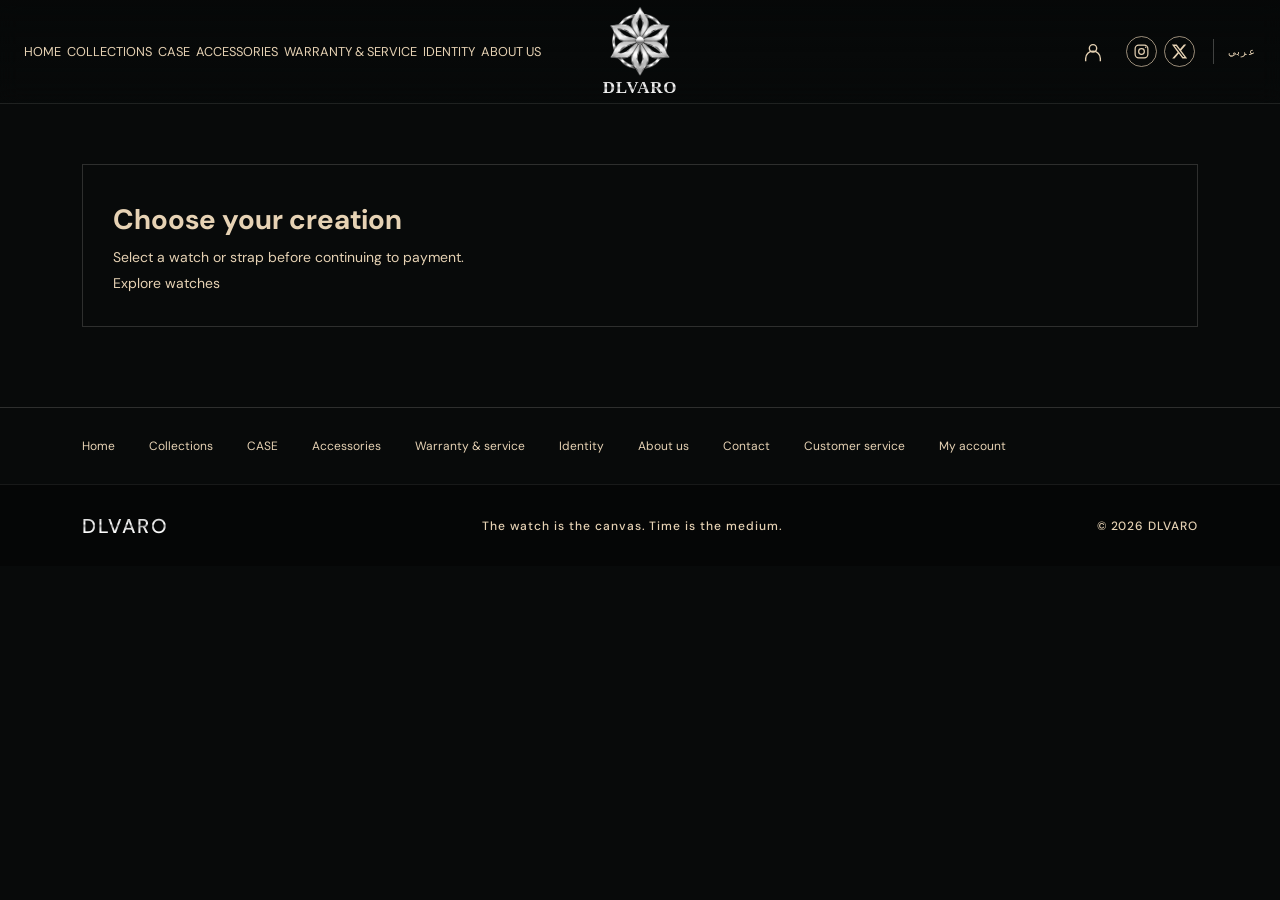
<file: checkout.html>
<!doctype html>
<html lang="en" dir="ltr">
<head>
  <meta charset="utf-8">
  <meta name="viewport" content="width=device-width, initial-scale=1">
  <meta name="theme-color" content="#090b0b">
  <meta name="description" content="Review your DLVARO pre-order, full payment and shipping terms before continuing to PayPal.">
  <meta name="robots" content="noindex, nofollow">
  <link rel="alternate" hreflang="en" href="checkout.html?lang=en">
  <link rel="alternate" hreflang="ar" href="checkout.html?lang=ar">
  <link rel="alternate" hreflang="x-default" href="checkout.html?lang=en">
  <title>Review your pre-order — DLVARO</title>
  <script>try { if (!sessionStorage.getItem("dlvaro-splash-seen") && !matchMedia("(prefers-reduced-motion: reduce)").matches) document.documentElement.classList.add("splash-pending"); } catch (_) {}</script>
  <link rel="preconnect" href="https://fonts.googleapis.com">
  <link rel="preconnect" href="https://fonts.gstatic.com" crossorigin>
  <link href="https://fonts.googleapis.com/css2?family=Cormorant+Garamond:wght@400;500;600&family=DM+Sans:wght@400;500;600&family=Noto+Naskh+Arabic:wght@400;500;600&family=Noto+Sans+Arabic:wght@400;500;600&display=swap" rel="stylesheet">
  <link rel="stylesheet" href="styles.css?v=wordmark-polished-20261127">
  <script src="image-quality.js?v=original-emblem-20261121" defer></script>
  <script src="app.js?v=production-250-20261127" defer></script>
  <link rel="stylesheet" href="payments.css?v=numbers-1">
  <script src="assets/vendor/supabase-2.118.0.js" defer></script>
  <script src="edition-numbers.js?v=invoices-1" defer></script>
  <script src="payments.js?v=accessories-four-20261121" defer></script>
</head>
<body data-page="checkout">
  <a class="skip-link" href="#main" data-i18n="skip">Skip to content</a>
  <div class="brand-splash" aria-label="DLVARO opening animation">
    <button class="splash-skip" type="button" data-i18n="splashSkip">Skip intro</button>
    <div class="splash-lockup" aria-hidden="true">
      <img src="assets/dlvaro-emblem-original-20261121.png" width="1254" height="1254" alt="" srcset="assets/dlvaro-emblem-original-20261121.png 1254w" sizes="160px" decoding="async"><span class="brand-wordmark" dir="ltr">DLVARO</span>
      <p data-i18n="splashLine">The watch is the canvas. Time is the medium.</p>
    </div>
    <span class="splash-rule" aria-hidden="true"></span>
  </div>
  <header class="site-header">
    <a class="brand" href="index.html" aria-label="DLVARO home">
      <img src="assets/dlvaro-emblem-original-20261121.png" width="1254" height="1254" alt="" srcset="assets/dlvaro-emblem-original-20261121.png 1254w" sizes="160px" decoding="async"><span class="brand-wordmark" dir="ltr">DLVARO</span>
    </a>
    <nav class="primary-nav" id="primary-nav" aria-label="Primary navigation" data-i18n-aria="navLabel">
      <a href="index.html" data-i18n="navHome">Home</a>
      <a href="products.html" data-i18n="navProducts">Collections</a><a href="case.html" data-i18n="navCase">CASE</a>
      <a href="accessories.html" data-i18n="navAccessories">Accessories</a>
      <a href="service.html" data-i18n="navService">Warranty & service</a>
      <a href="identity.html" data-i18n="navVisualIdentity">Identity</a>
      <a href="about.html" data-i18n="navAbout">About us</a>
    </nav>
    <div class="header-actions"><a class="account-link-header" href="account.html" aria-label="My account" data-i18n-aria="accountNav"><svg viewBox="0 0 24 24" width="22" height="22" fill="none" stroke="currentColor" stroke-width="1.5" aria-hidden="true"><circle cx="12" cy="8" r="4"/><path d="M4 22v-3a8 8 0 0 1 16 0v3"/></svg></a>
      <a class="inquire-link" href="index.html#contact"><span data-i18n="navInquire">Inquire</span><span aria-hidden="true"><svg class='direction-arrow' viewBox='0 0 24 24' aria-hidden='true' focusable='false'><path d='M5 19 19 5M5 5h14v14'/></svg></span></a>
      <div class="header-social" aria-label="DLVARO social media">
        <a href="https://www.instagram.com/dlvaroofficial" target="_blank" rel="noopener noreferrer" aria-label="Instagram — DLVARO official profile"><svg class="social-icon instagram-icon" viewBox="0 0 24 24" aria-hidden="true"><rect x="3" y="3" width="18" height="18" rx="5"/><circle cx="12" cy="12" r="4"/><circle class="instagram-dot" cx="18" cy="6" r="1"/></svg></a>
        <a href="https://x.com/dlvaroofficial" target="_blank" rel="noopener noreferrer" aria-label="X — DLVARO official profile"><svg class="social-icon x-icon" viewBox="0 0 24 24" aria-hidden="true"><path d="M18.244 2.25h3.308l-7.227 8.26 8.502 11.24h-6.657l-5.214-6.817-5.967 6.817H1.68l7.73-8.835L1.254 2.25h6.826l4.713 6.231zm-1.161 17.52h1.833L7.084 4.126H5.117z"/></svg></a>
      </div>
      <button class="language-toggle" type="button" aria-label="Switch language">عربي</button>
      <button class="menu-toggle" type="button" aria-label="Open menu" aria-controls="primary-nav" aria-expanded="false"><span></span><span></span></button>
    </div>
  </header>

  <main id="main" class="checkout-page"><div data-checkout></div><noscript><p>Enable JavaScript to review your pre-order before payment. / فعّلوا JavaScript لمراجعة الطلب قبل الدفع.</p></noscript></main>

  <nav class="footer-map" aria-label="Site map" data-i18n-aria="siteMap">
  <a href="index.html" data-i18n="navHome">Home</a><a href="products.html" data-i18n="navProducts">Collections</a><a href="case.html" data-i18n="navCase">CASE</a><a href="accessories.html" data-i18n="navAccessories">Accessories</a><a href="service.html" data-i18n="navService">Warranty & service</a><a href="identity.html" data-i18n="navVisualIdentity">Identity</a>
      <a href="about.html" data-i18n="navAbout">About us</a><a href="index.html#contact" data-i18n="navContact">Contact</a>
<a href="service.html#customer-service" data-i18n="customerService">Customer service</a><a href="account.html" data-i18n="accountNav">My account</a></nav>
<footer class="site-footer"><a class="footer-brand" href="index.html">DLVARO</a><p data-i18n="footerLine">The watch is the canvas. Time is the medium.</p><span>© <span id="year"></span> DLVARO</span></footer>
</body>
</html>
</file>
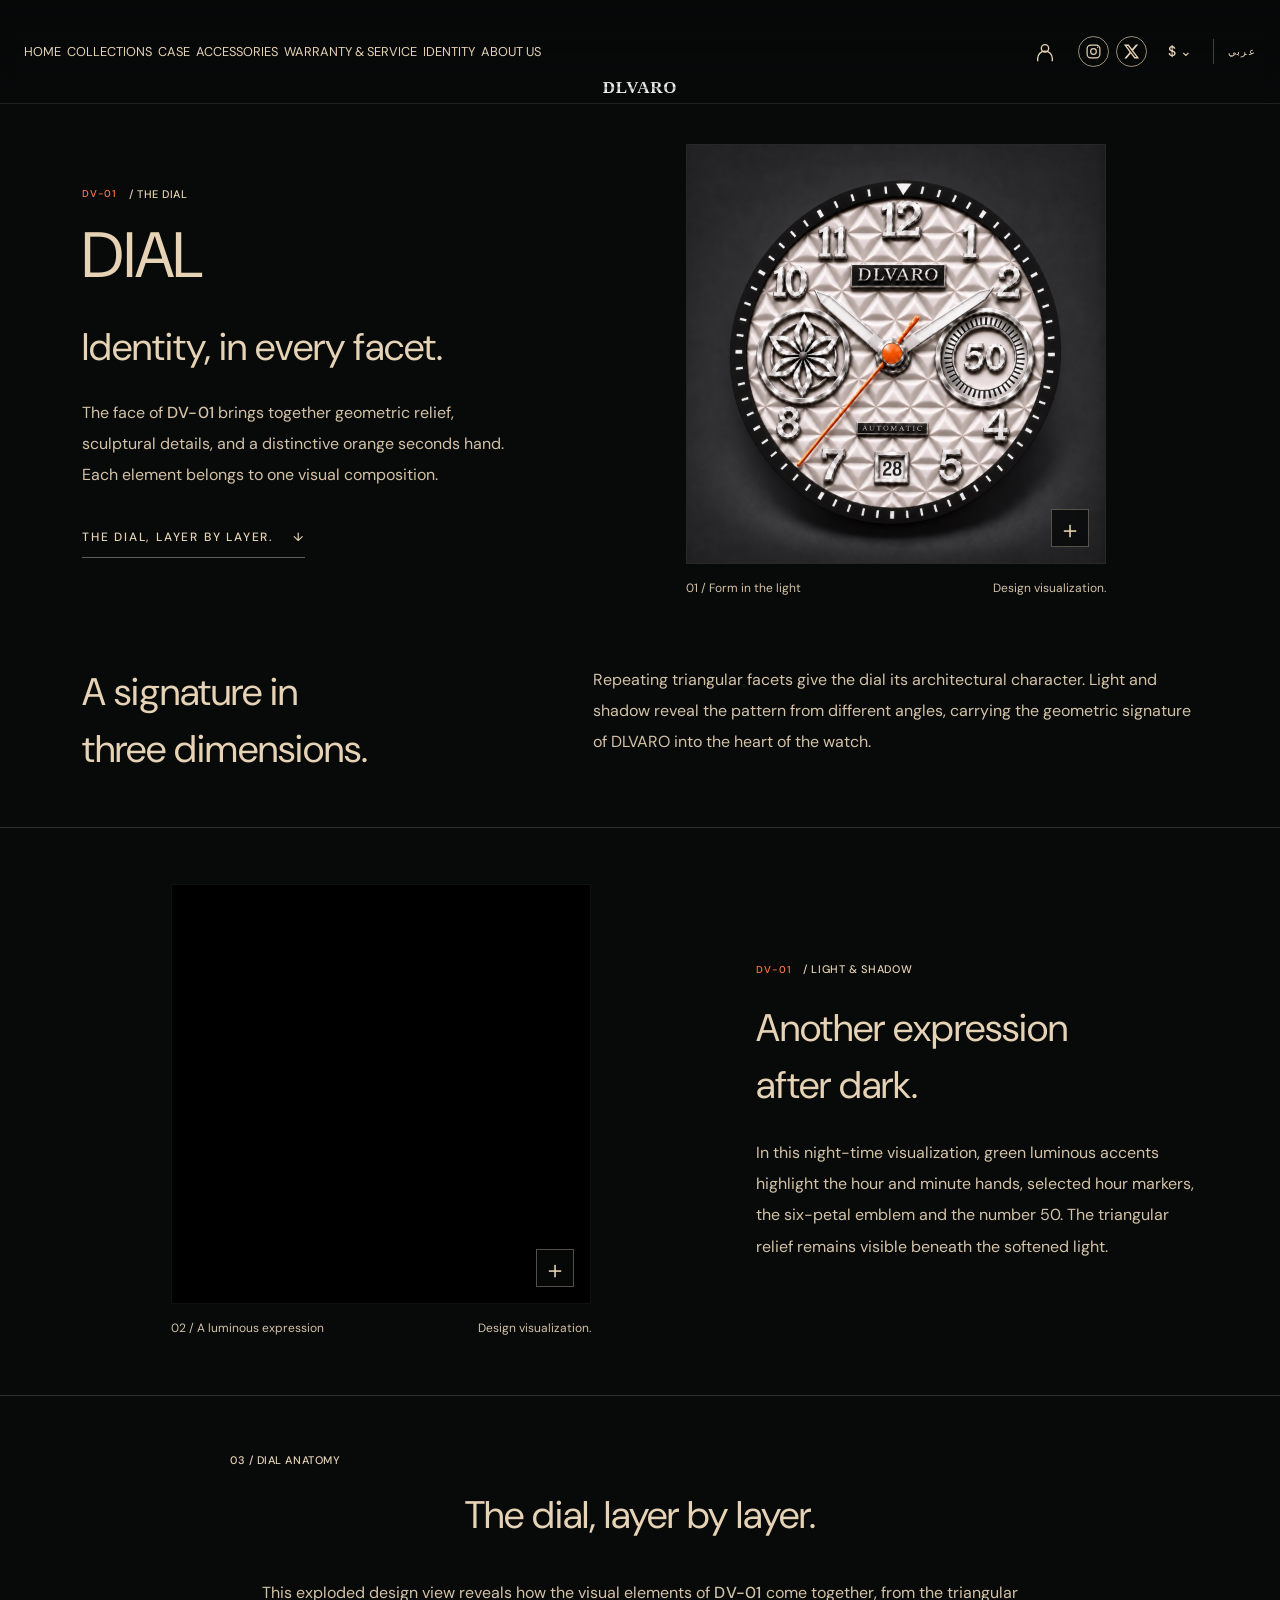
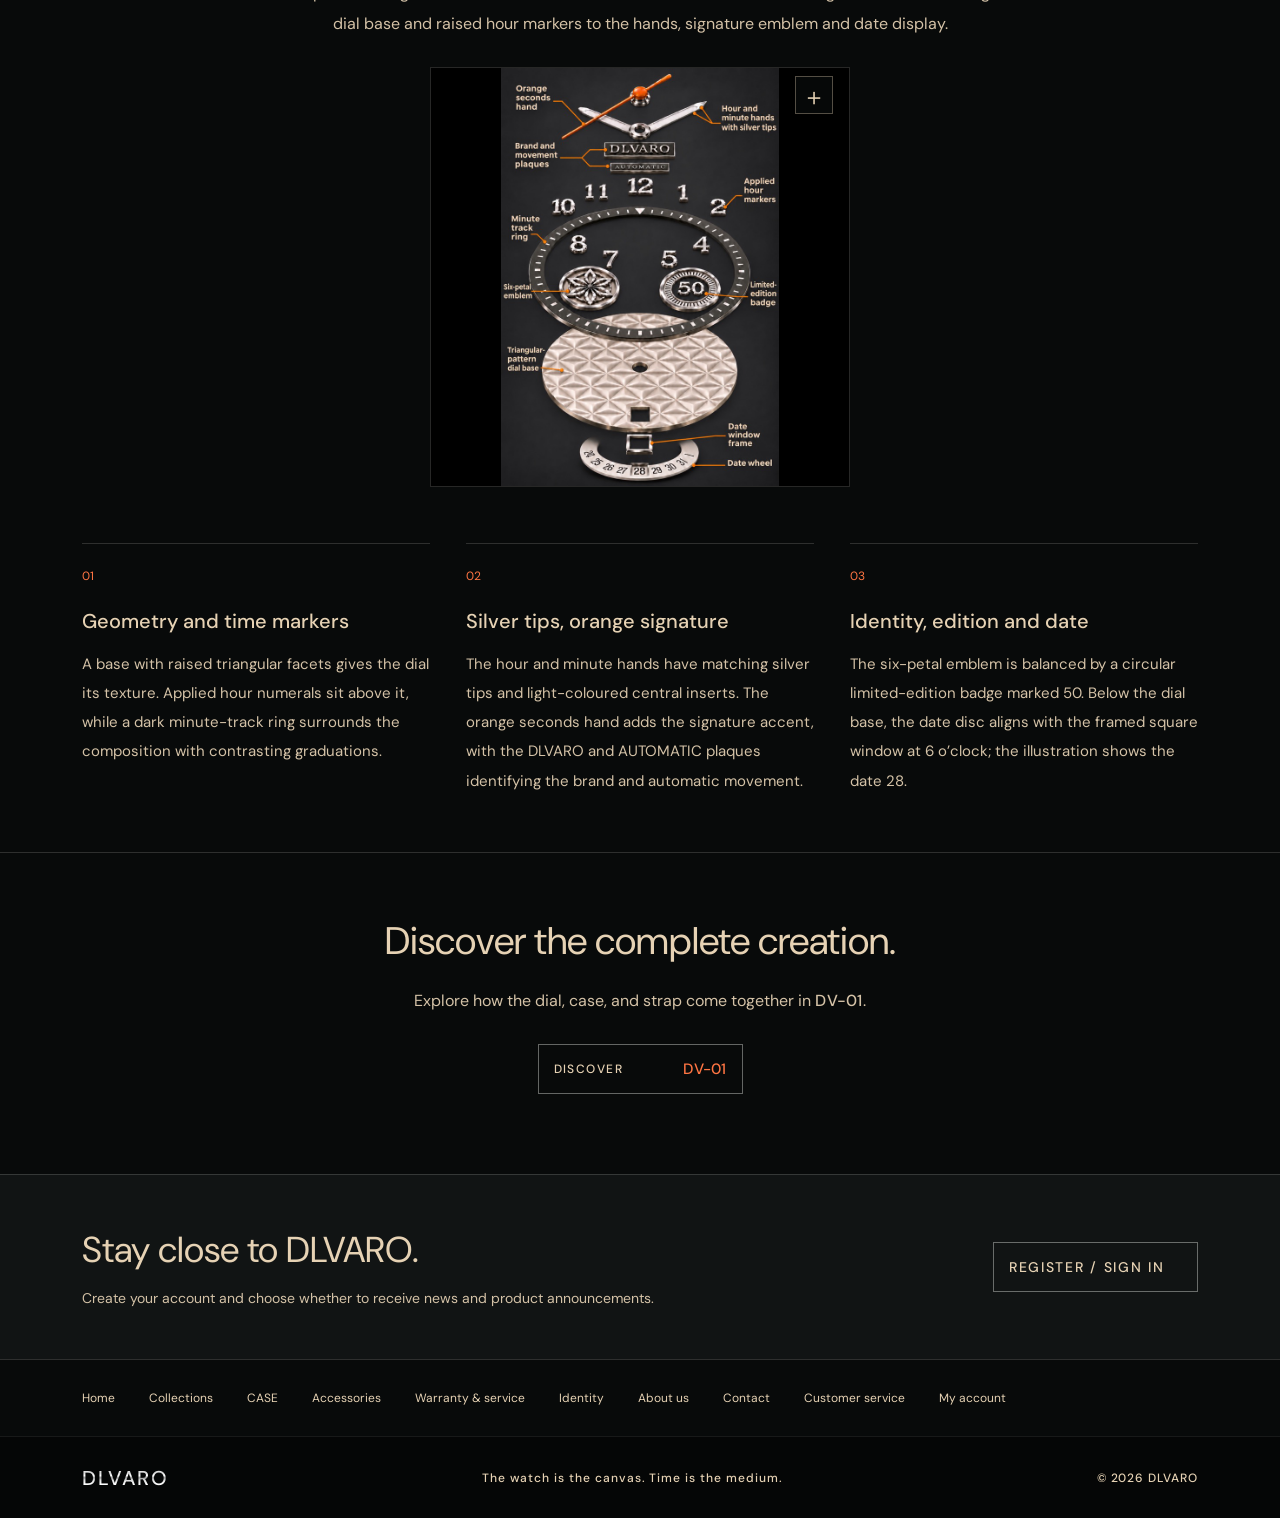
<file: dail.html>
<!doctype html>
<html lang="en" dir="ltr">
<head>
  <meta charset="utf-8">
  <meta name="viewport" content="width=device-width, initial-scale=1">
  <meta name="theme-color" content="#090b0b">
  <meta name="description" content="Explore the DV-01 dial: sculpted triangular geometry, raised markers, the six-petal DLVARO emblem, and the signature orange seconds hand.">
  <link rel="alternate" hreflang="en" href="dail.html?lang=en">
  <link rel="alternate" hreflang="ar" href="dail.html?lang=ar">
  <link rel="alternate" hreflang="x-default" href="dail.html?lang=en">
  <title>DIAL — DLVARO</title>
  <script>try { if (!sessionStorage.getItem("dlvaro-splash-seen") && !matchMedia("(prefers-reduced-motion: reduce)").matches) document.documentElement.classList.add("splash-pending"); } catch (_) {}</script>
  <link rel="preload" as="image" href="assets/dial/dv-01-dial-approved-20261121.jpg" fetchpriority="high" imagesrcset="assets/dial/dv-01-dial-approved-20261121-640.jpg 640w, assets/dial/dv-01-dial-approved-20261121.jpg 1254w" imagesizes="(min-width:1200px) 720px, 90vw">
  <link rel="preconnect" href="https://fonts.googleapis.com">
  <link rel="preconnect" href="https://fonts.gstatic.com" crossorigin>
  <link href="https://fonts.googleapis.com/css2?family=Cormorant+Garamond:wght@400;500;600&family=DM+Sans:wght@400;500;600&family=Noto+Naskh+Arabic:wght@400;500;600&family=Noto+Sans+Arabic:wght@400;500;600&display=swap" rel="stylesheet">
  <link rel="stylesheet" href="styles.css?v=wordmark-polished-20261127">
  <script src="image-quality.js?v=original-emblem-20261121" defer></script>
  <script src="app.js?v=production-250-20261127" defer></script>
  <link rel="stylesheet" href="currency.css?v=symbols-1">
  <script src="currency.js?v=trim-zeros-1" defer></script>
  <link rel="stylesheet" href="dail.css?v=dial-square-20261120">
  <script src="dail.js?v=dial-english-20261120" defer></script>
</head>
<body data-page="dail">
  <a class="skip-link" href="#main" data-i18n="skip">Skip to content</a>
  <div class="brand-splash" aria-label="DLVARO opening animation">
    <button class="splash-skip" type="button" data-i18n="splashSkip">Skip intro</button>
    <div class="splash-lockup" aria-hidden="true">
      <img src="assets/dlvaro-emblem-original-20261121.png" width="1254" height="1254" alt="" srcset="assets/dlvaro-emblem-original-20261121.png 1254w" sizes="160px" decoding="async"><span class="brand-wordmark" dir="ltr">DLVARO</span>
      <p data-i18n="splashLine">The watch is the canvas. Time is the medium.</p>
    </div>
    <span class="splash-rule" aria-hidden="true"></span>
  </div>
  <header class="site-header">
    <a class="brand" href="index.html" aria-label="DLVARO home">
      <img src="assets/dlvaro-emblem-original-20261121.png" width="1254" height="1254" alt="" srcset="assets/dlvaro-emblem-original-20261121.png 1254w" sizes="160px" decoding="async"><span class="brand-wordmark" dir="ltr">DLVARO</span>
    </a>
    <nav class="primary-nav" id="primary-nav" aria-label="Primary navigation" data-i18n-aria="navLabel">
      <a href="index.html" data-i18n="navHome">Home</a>
      <a href="products.html" data-i18n="navProducts">Collections</a><a href="case.html" data-i18n="navCase">CASE</a>
      <a href="accessories.html" data-i18n="navAccessories">Accessories</a>
      <a href="service.html" data-i18n="navService">Warranty & service</a>
      <a href="identity.html" data-i18n="navVisualIdentity">Identity</a>
      <a href="about.html" data-i18n="navAbout">About us</a>
    </nav>
    <div class="header-actions"><a class="account-link-header" href="account.html" aria-label="My account" data-i18n-aria="accountNav"><svg viewBox="0 0 24 24" width="22" height="22" fill="none" stroke="currentColor" stroke-width="1.5" aria-hidden="true"><circle cx="12" cy="8" r="4"/><path d="M4 22v-3a8 8 0 0 1 16 0v3"/></svg></a>
      <a class="inquire-link" href="index.html#contact"><span data-i18n="navInquire">Inquire</span><span aria-hidden="true"><svg class='direction-arrow' viewBox='0 0 24 24' aria-hidden='true' focusable='false'><path d='M5 19 19 5M5 5h14v14'/></svg></span></a>
      <div class="header-social" aria-label="DLVARO social media">
        <a href="https://www.instagram.com/dlvaroofficial" target="_blank" rel="noopener noreferrer" aria-label="Instagram — DLVARO official profile"><svg class="social-icon instagram-icon" viewBox="0 0 24 24" aria-hidden="true"><rect x="3" y="3" width="18" height="18" rx="5"/><circle cx="12" cy="12" r="4"/><circle class="instagram-dot" cx="18" cy="6" r="1"/></svg></a>
        <a href="https://x.com/dlvaroofficial" target="_blank" rel="noopener noreferrer" aria-label="X — DLVARO official profile"><svg class="social-icon x-icon" viewBox="0 0 24 24" aria-hidden="true"><path d="M18.244 2.25h3.308l-7.227 8.26 8.502 11.24h-6.657l-5.214-6.817-5.967 6.817H1.68l7.73-8.835L1.254 2.25h6.826l4.713 6.231zm-1.161 17.52h1.833L7.084 4.126H5.117z"/></svg></a>
      </div>
      <button class="language-toggle" type="button" aria-label="Switch language">عربي</button>
      <button class="menu-toggle" type="button" aria-label="Open menu" aria-controls="primary-nav" aria-expanded="false"><span></span><span></span></button>
    </div>
  </header>

  <main id="main" class="dial-page">
    <section class="dial-hero" aria-labelledby="dial-title">
      <div class="dial-hero-copy">
        <p class="section-kicker" data-i18n="dialKicker">DV-01 / The dial</p>
        <h1 id="dial-title" data-i18n="navDial">DIAL</h1>
        <h2 data-i18n="dialTitle">Identity, in every facet.</h2>
        <p class="dial-lead" data-i18n="dialIntro">The face of DV-01 brings together geometric relief, sculptural details, and a distinctive orange seconds hand. Each element belongs to one visual composition.</p>
        <a class="text-link" href="#dial-components"><span data-i18n="dialComponentsTitle">Every detail has its place.</span><span aria-hidden="true">↓</span></a>
      </div>
      <figure class="dial-hero-figure">
        <a class="dial-image-link" href="assets/dial/dv-01-dial-approved-20261121.jpg" data-dial-index="0" data-i18n-aria="dialOpen" aria-label="Enlarge image">
          <img src="assets/dial/dv-01-dial-approved-20261121.jpg" width="1254" height="1254" data-i18n-alt="dialDayAlt" alt="DLVARO DV-01 dial with triangular relief, silver-tone markers, orange seconds hand and date window at 6 o’clock" fetchpriority="high" srcset="assets/dial/dv-01-dial-approved-20261121-640.jpg 640w, assets/dial/dv-01-dial-approved-20261121.jpg 1254w" sizes="(min-width:1200px) 720px, 90vw" decoding="async">
          <span class="dial-enlarge" aria-hidden="true">＋</span>
        </a>
        <figcaption><span data-i18n="dialDayCaption">01 / Form in the light</span><span data-i18n="visualNote">Design visualization.</span></figcaption>
      </figure>
    </section>
    <section class="dial-geometry" aria-labelledby="dial-geometry-title">
      <h2 id="dial-geometry-title" data-i18n="dialGeometryTitle">A signature in three dimensions.</h2>
      <p data-i18n="dialGeometryText">Repeating triangular facets give the dial its architectural character. Light and shadow reveal the pattern from different angles, carrying the geometric signature of DLVARO into the heart of the watch.</p>
    </section>
    <section class="dial-night" aria-labelledby="dial-night-title">
      <figure>
        <a class="dial-image-link" href="assets/dial/dv-01-dial-night-20261121.jpg" data-dial-index="1" data-i18n-aria="dialOpen" aria-label="Enlarge image">
          <img src="assets/dial/dv-01-dial-night-20261121.jpg" width="1254" height="1254" data-i18n-alt="dialNightAlt" alt="DLVARO DV-01 dial at night with green luminous hands, hour markers, six-petal emblem and the number 50" loading="lazy" decoding="async" srcset="assets/dial/dv-01-dial-night-20261121-640.jpg 640w, assets/dial/dv-01-dial-night-20261121.jpg 1254w" sizes="(min-width:1200px) 720px, 90vw">
          <span class="dial-enlarge" aria-hidden="true">＋</span>
        </a>
        <figcaption><span data-i18n="dialNightCaption">02 / A luminous expression</span><span data-i18n="visualNote">Design visualization.</span></figcaption>
      </figure>
      <div class="dial-night-copy"><p class="section-kicker" data-i18n="dialNightKicker">DV-01 / Light &amp; shadow</p><h2 id="dial-night-title" data-i18n="dialNightTitle">Another expression after dark.</h2><p data-i18n="dialNightText">In this night-time visualization, green luminous accents highlight the hour and minute hands, selected hour markers, the six-petal emblem and the number 50. The triangular relief remains visible beneath the softened light.</p></div>
    </section>
    <section class="dial-components" id="dial-components" aria-labelledby="dial-components-title">
      <div class="dial-section-heading"><p class="section-kicker" data-i18n="dialComponentsKicker">03 / Dial anatomy</p><h2 id="dial-components-title" data-i18n="dialComponentsTitle">The dial, layer by layer.</h2></div>
      <p class="dial-components-intro" data-i18n="dialComponentsIntro">This exploded design view reveals how the visual elements of DV-01 come together, from the triangular dial base and raised hour markers to the hands, signature emblem and date display.</p>
      <figure class="dial-anatomy-figure"><a class="dial-image-link" href="assets/dial/dv-01-dial-exploded-en-20261121.jpg" data-dial-index="2" data-dial-localized data-image-en="assets/dial/dv-01-dial-exploded-en-20261121.jpg" data-image-ar="assets/dial/dv-01-dial-exploded-20261121.jpg" data-i18n-aria="dialOpen" aria-label="Enlarge image"><img src="assets/dial/dv-01-dial-exploded-en-20261121.jpg" width="1024" height="1536" data-i18n-alt="dialAnatomyAlt" alt="Exploded design view of the DV-01 dial with English labels for its hands, plaques, raised hour markers, minute track, emblem, limited-edition badge, patterned base and date display" loading="lazy" decoding="async" srcset="assets/dial/dv-01-dial-exploded-en-20261121-640.jpg 640w, assets/dial/dv-01-dial-exploded-en-20261121.jpg 1024w" sizes="(max-width:820px) 280px, 420px"><span class="dial-enlarge" aria-hidden="true">＋</span></a></figure>
      <div class="dial-details">
        <article><span class="dial-detail-number" aria-hidden="true">01</span><h3 data-i18n="dialMarkersTitle">Geometry and time markers</h3><p data-i18n="dialMarkersText">A base with raised triangular facets gives the dial its texture. Applied hour numerals sit above it, while a dark minute-track ring surrounds the composition with contrasting graduations.</p></article>
        <article><span class="dial-detail-number" aria-hidden="true">02</span><h3 data-i18n="dialHandsTitle">Silver tips, orange signature</h3><p data-i18n="dialHandsText">The hour and minute hands have matching silver tips and light-coloured central inserts. The orange seconds hand adds the signature accent, with the DLVARO and AUTOMATIC plaques identifying the brand and automatic movement.</p></article>
        <article><span class="dial-detail-number" aria-hidden="true">03</span><h3 data-i18n="dialEmblemTitle">Identity, edition and date</h3><p data-i18n="dialEmblemText">The six-petal emblem is balanced by a circular limited-edition badge marked 50. Below the dial base, the date disc aligns with the framed square window at 6 o’clock; the illustration shows the date 28.</p></article>
      </div>
    </section>
    <section class="dial-end"><h2 data-i18n="dialEndTitle">Discover the complete creation.</h2><p data-i18n="dialEndText">Explore how the dial, case, and strap come together in DV-01.</p><a class="button-outline" href="dv-01.html" data-i18n="heroCta">Discover DV-01</a></section>
    <dialog class="dial-lightbox" data-i18n-aria="dialGallery" aria-label="DV-01 dial images">
      <div class="dial-lightbox-top"><span>DLVARO / DV-01</span><button class="dial-close" type="button"><span data-i18n="dialClose">Close image</span> ×</button></div>
      <div class="dial-zoom-surface"><img class="dial-full-image" alt=""></div>
      <div class="dial-lightbox-bottom"><button class="dial-prev" type="button" data-i18n-aria="dialPrevious" aria-label="Previous image"><svg class="direction-arrow" viewBox="0 0 24 24" aria-hidden="true"><path d="M21 12H3m7-7-7 7 7 7"/></svg></button><span class="dial-count" dir="ltr" aria-live="polite">01 / 03</span><button class="dial-next" type="button" data-i18n-aria="dialNext" aria-label="Next image"><svg class="direction-arrow" viewBox="0 0 24 24" aria-hidden="true"><path d="M3 12h18m-7-7 7 7-7 7"/></svg></button></div>
    </dialog>
  </main>

  <section class="membership-invite"><div><h2 data-i18n="joinTitle" >Stay close to DLVARO.</h2><p data-i18n="joinText" >Create your account and choose whether to receive news and product announcements.</p></div><a class="button-outline" href="account.html" data-i18n="joinCta">Register / Sign in</a></section>
<nav class="footer-map" aria-label="Site map" data-i18n-aria="siteMap">
  <a href="index.html" data-i18n="navHome">Home</a><a href="products.html" data-i18n="navProducts">Collections</a><a href="case.html" data-i18n="navCase">CASE</a><a href="accessories.html" data-i18n="navAccessories">Accessories</a><a href="service.html" data-i18n="navService">Warranty & service</a><a href="identity.html" data-i18n="navVisualIdentity">Identity</a>
      <a href="about.html" data-i18n="navAbout">About us</a><a href="index.html#contact" data-i18n="navContact">Contact</a>
<a href="service.html#customer-service" data-i18n="customerService">Customer service</a><a href="account.html" data-i18n="accountNav">My account</a></nav>
<footer class="site-footer"><a class="footer-brand" href="index.html">DLVARO</a><p data-i18n="footerLine">The watch is the canvas. Time is the medium.</p><span>© <span id="year"></span> DLVARO</span></footer>
</body>
</html>
</file>
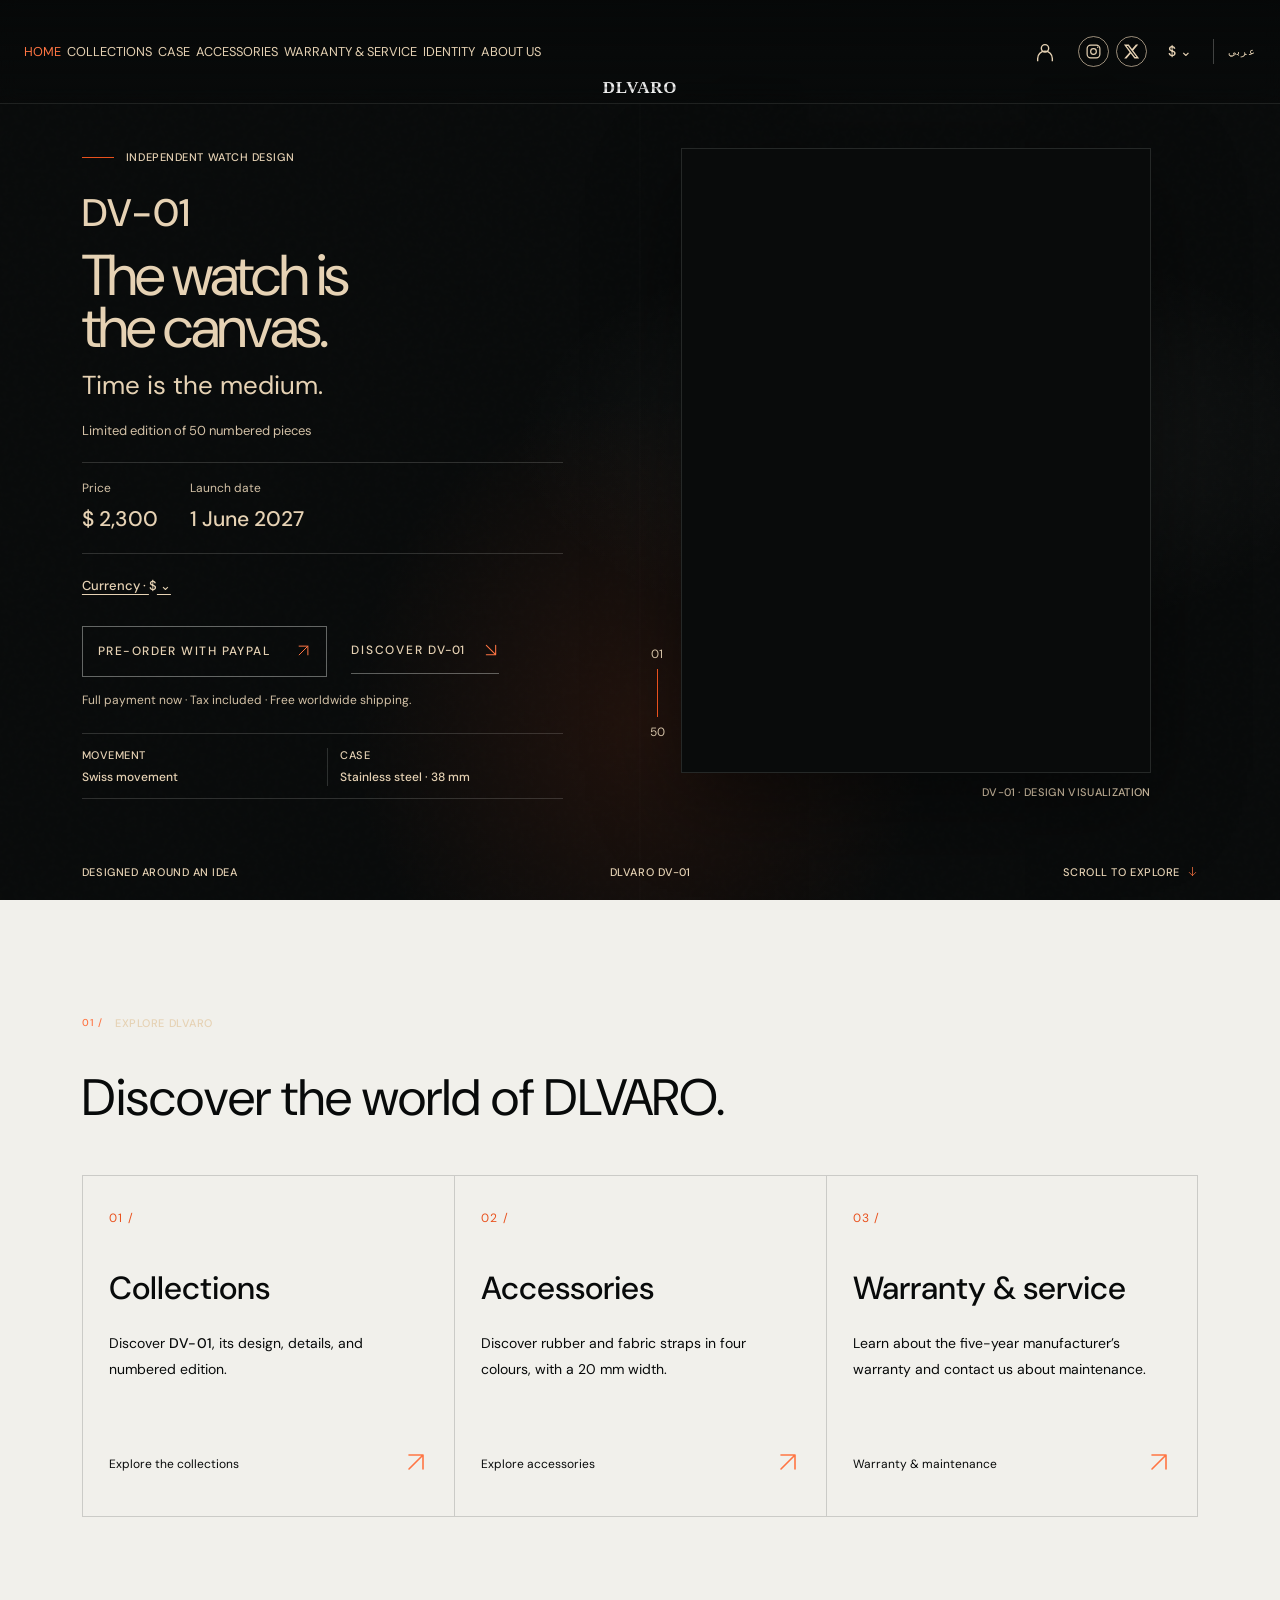
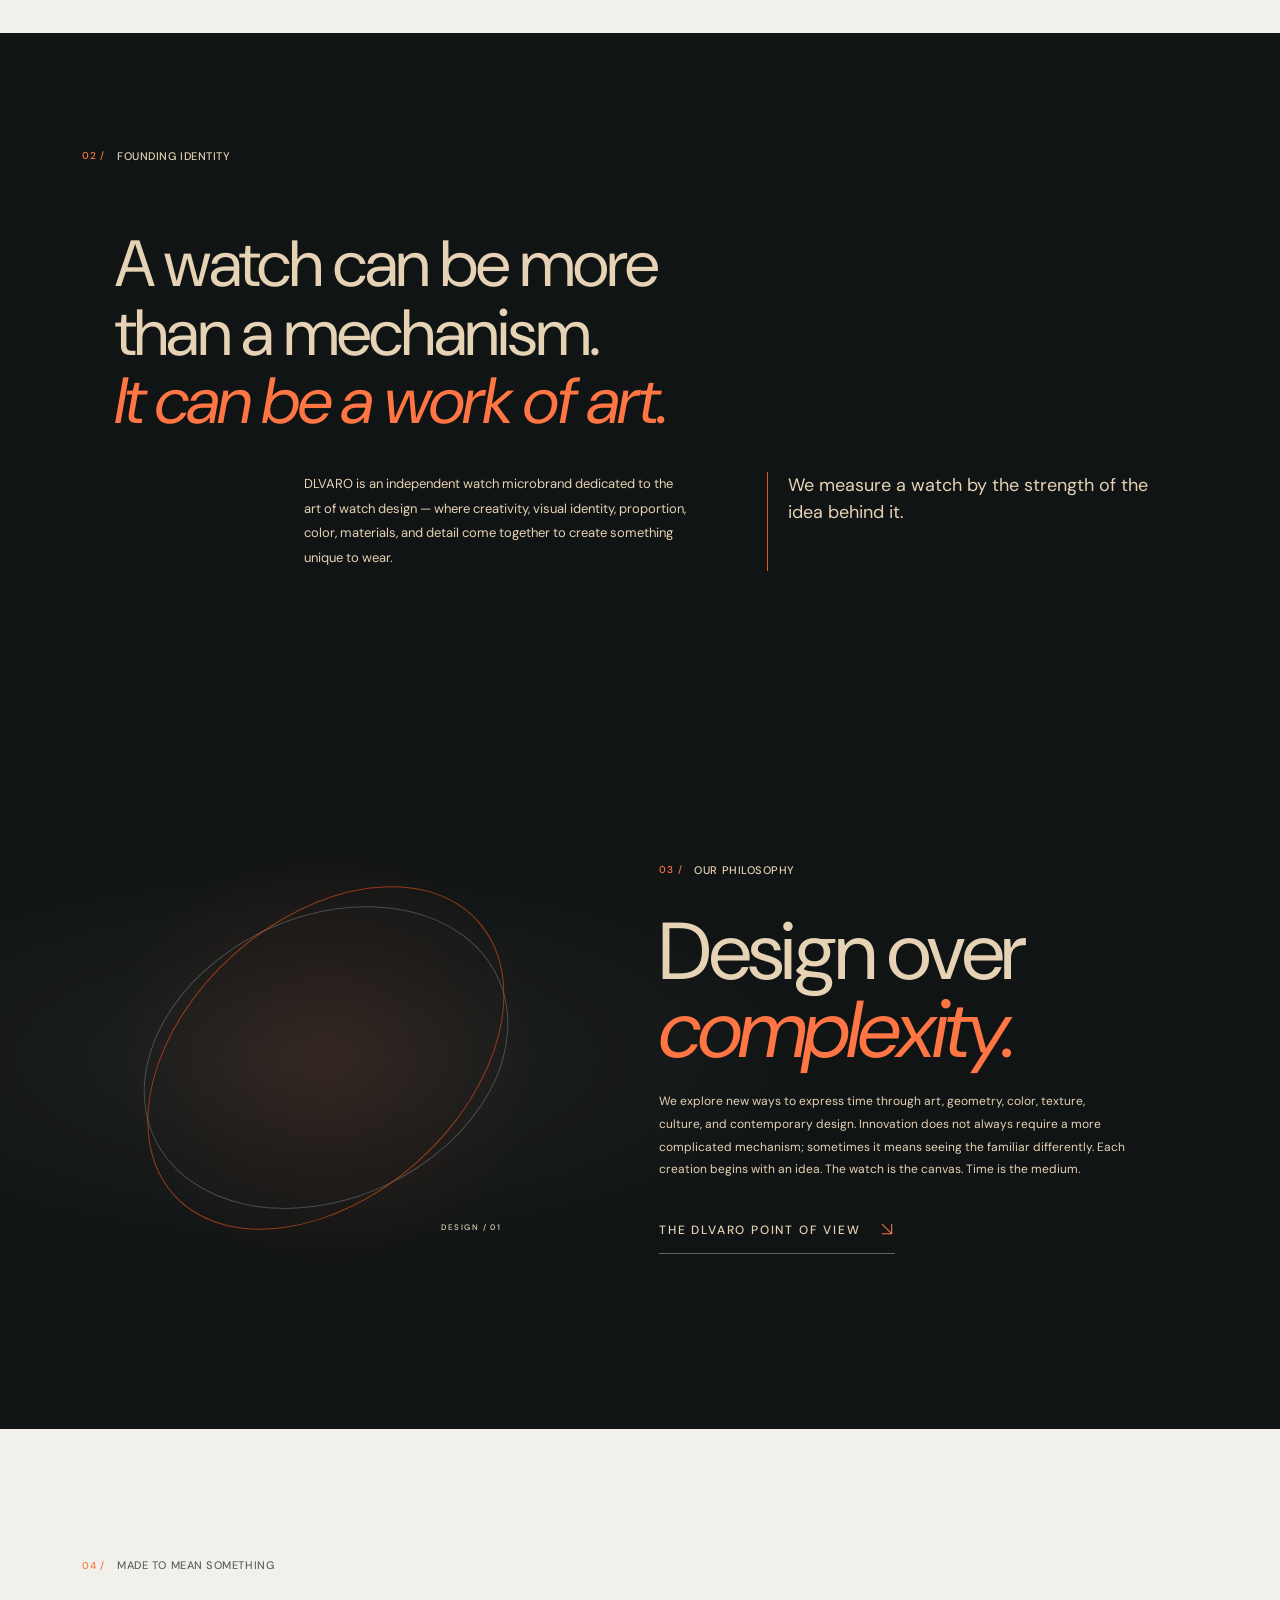
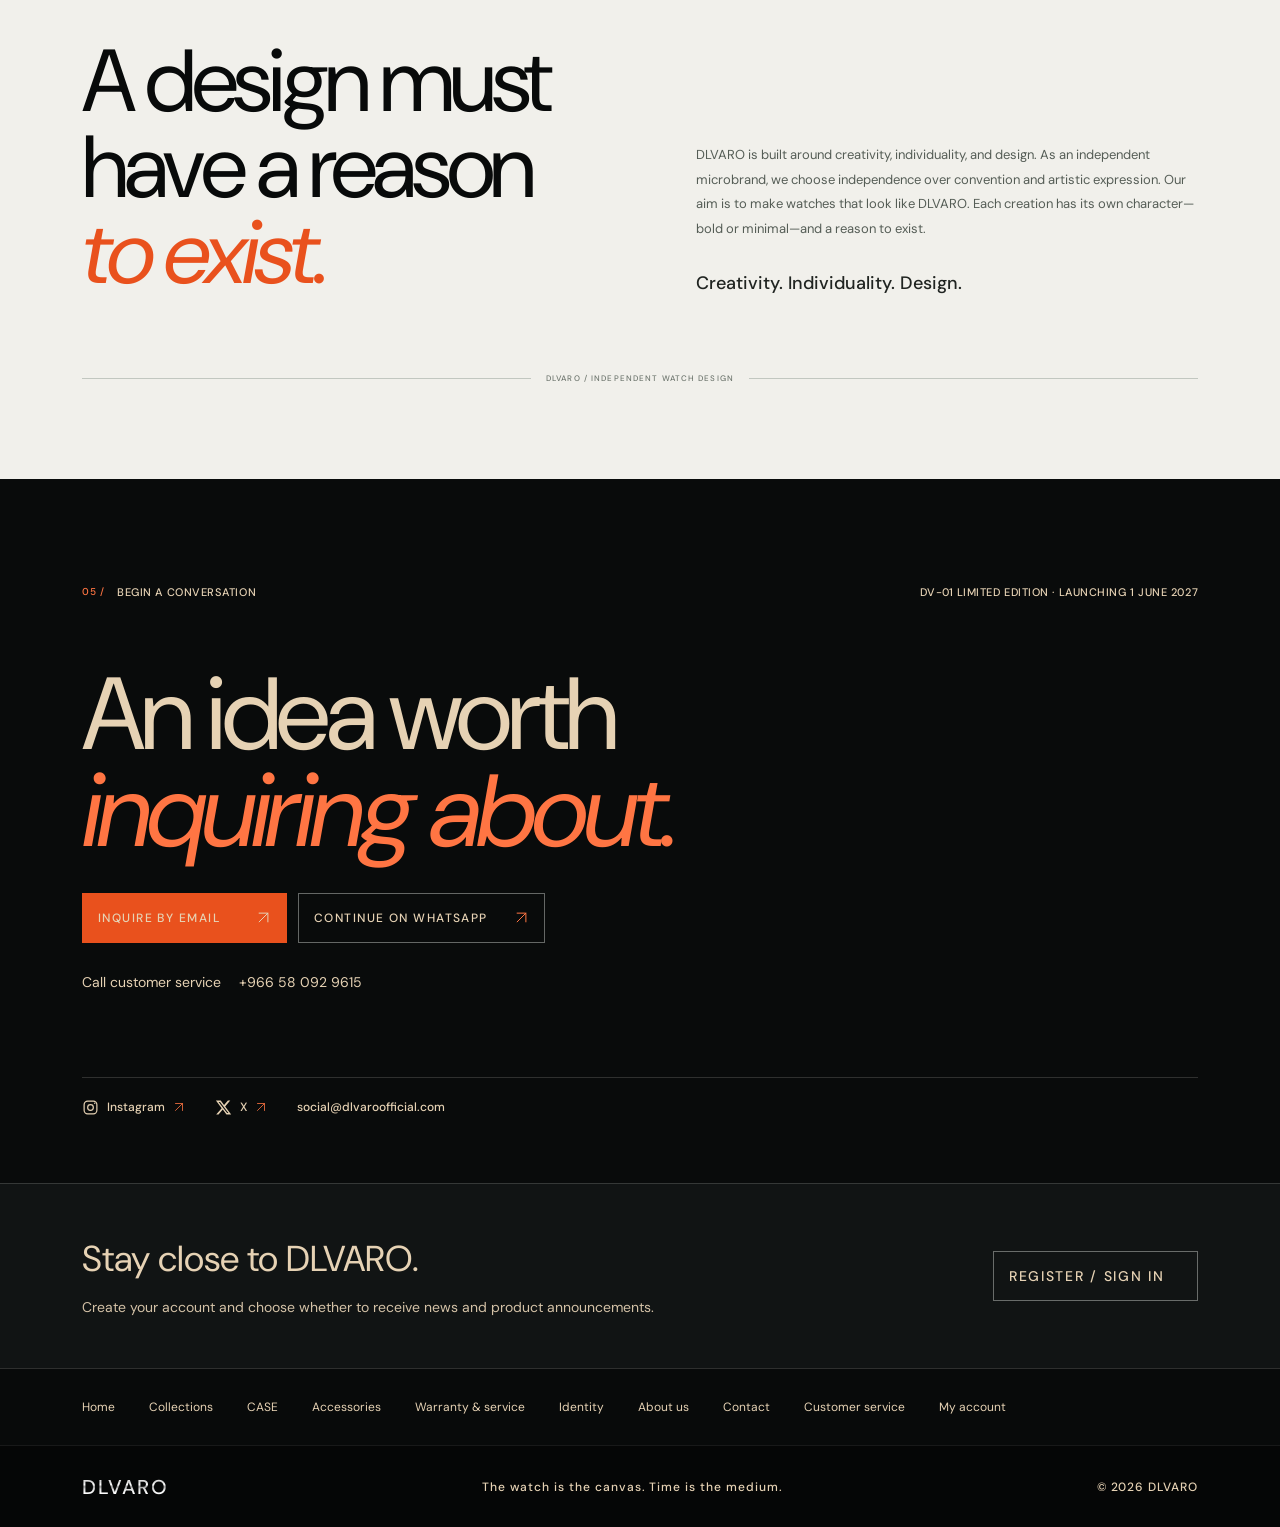
<file: designs.html>
<!doctype html>
<html lang="ar" dir="rtl">
<head>
<meta charset="utf-8">
<meta name="viewport" content="width=device-width, initial-scale=1">
<meta name="robots" content="noindex,follow">
<link rel="canonical" href="https://www.dlvaroofficial.com/">
<title>DLVARO</title>
<script>
const language = new URLSearchParams(location.search).get('lang');
location.replace('index.html' + (language === 'ar' || language === 'en' ? '?lang=' + language : ''));
</script>
<noscript><meta http-equiv="refresh" content="0;url=index.html"></noscript>
</head><body><a href="index.html">الرئيسية — Home</a></body>
</html>
</file>
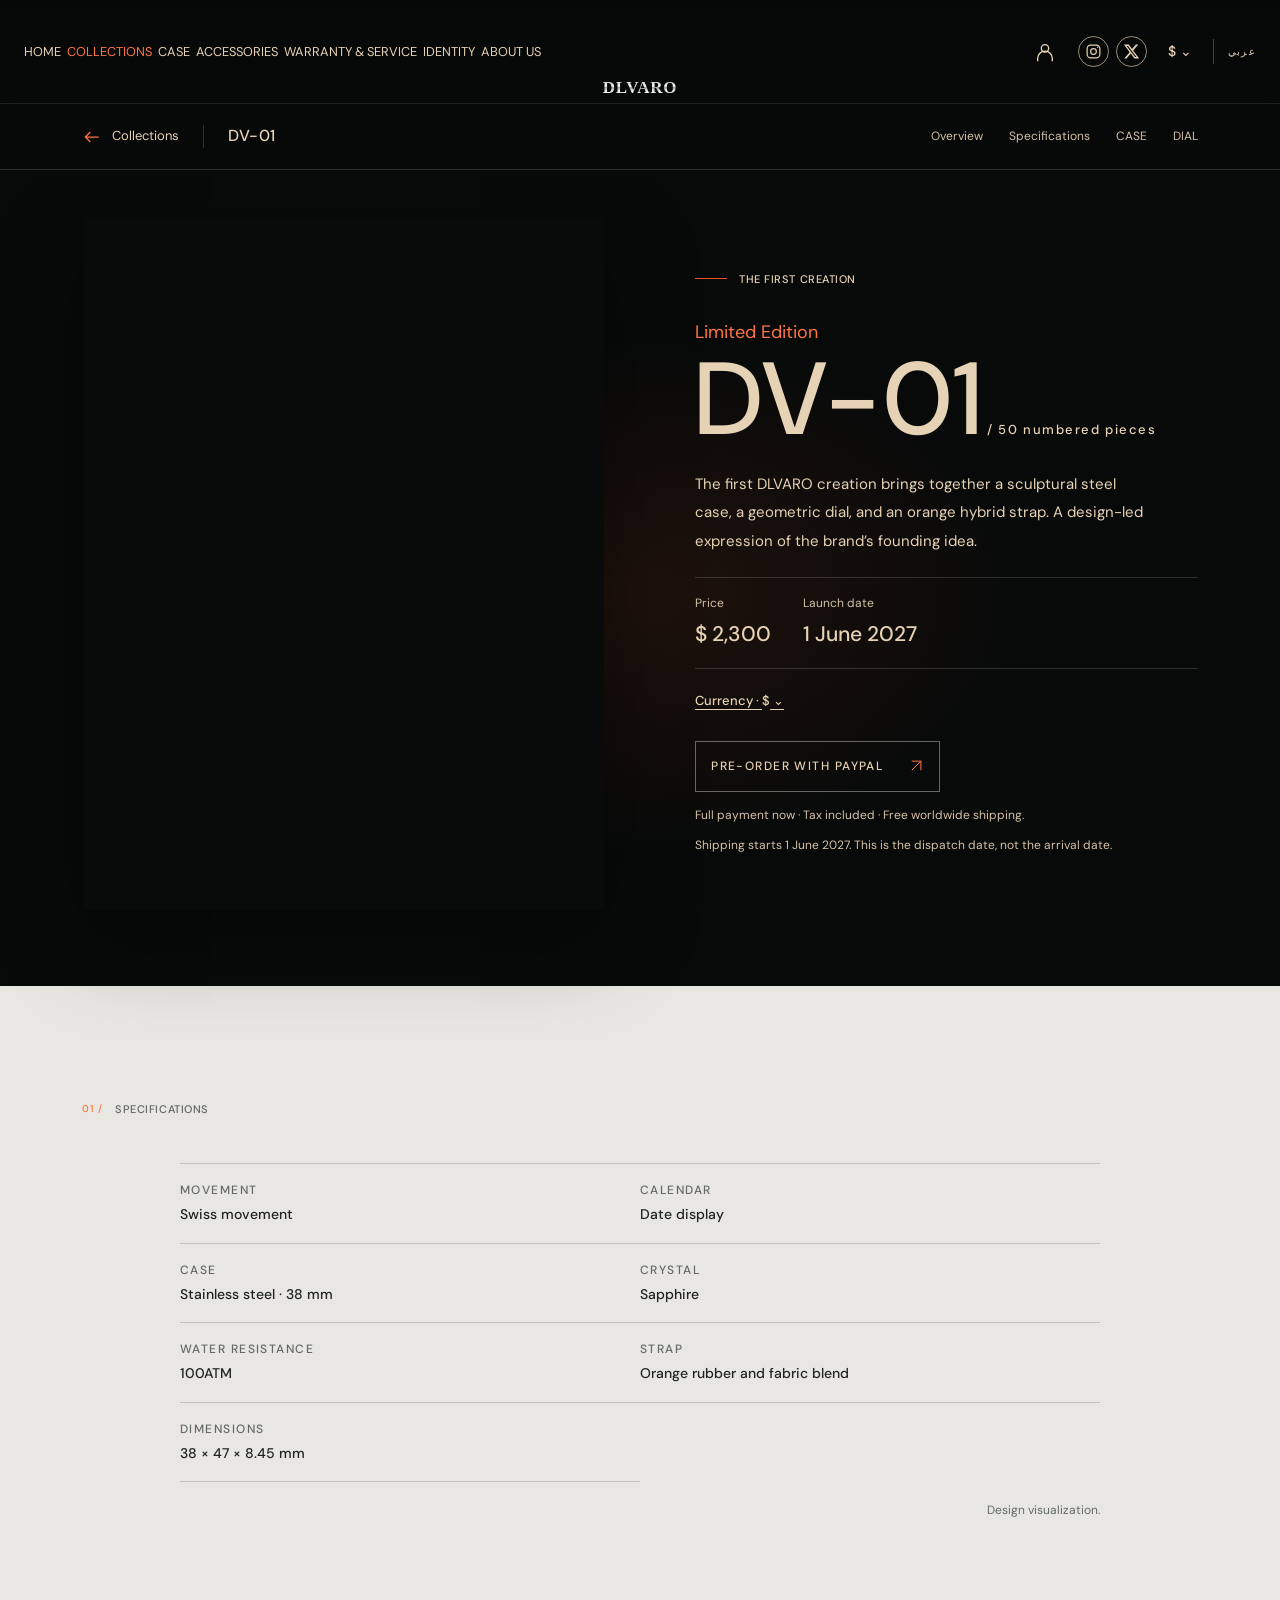
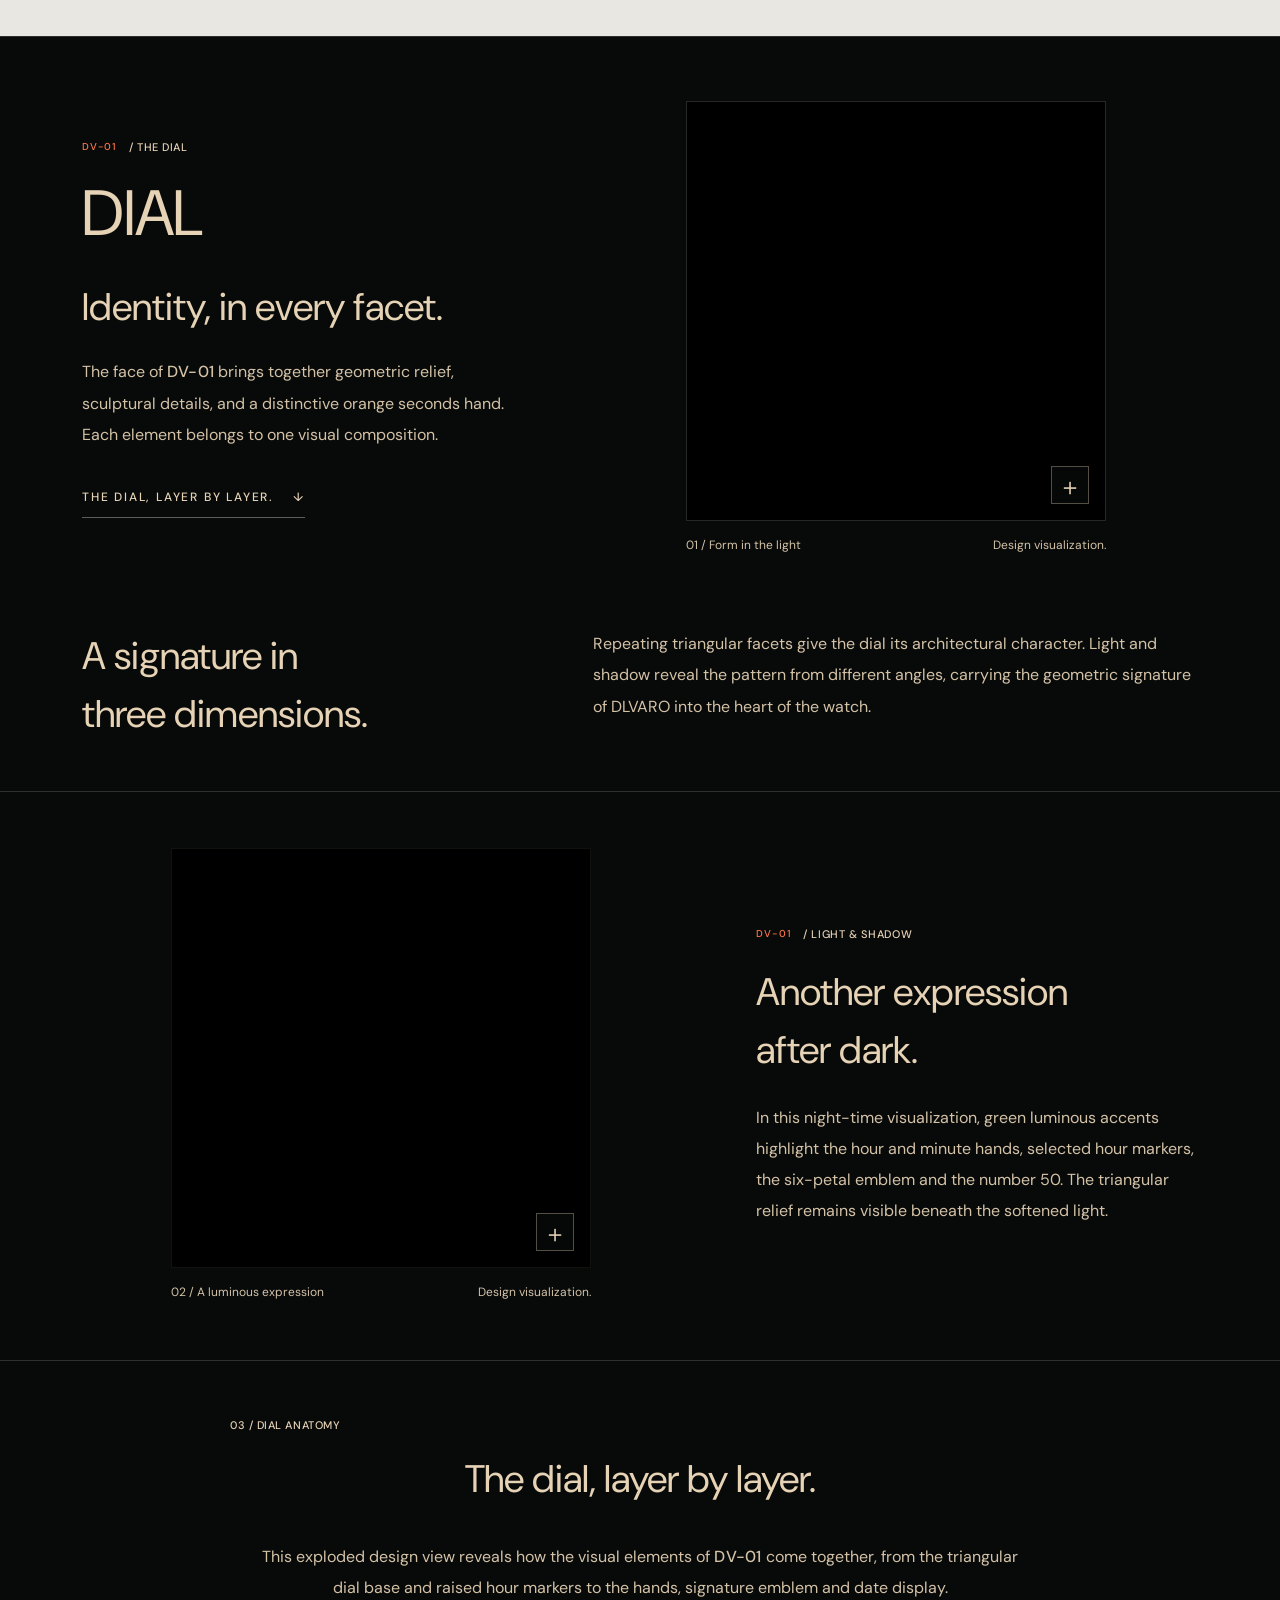
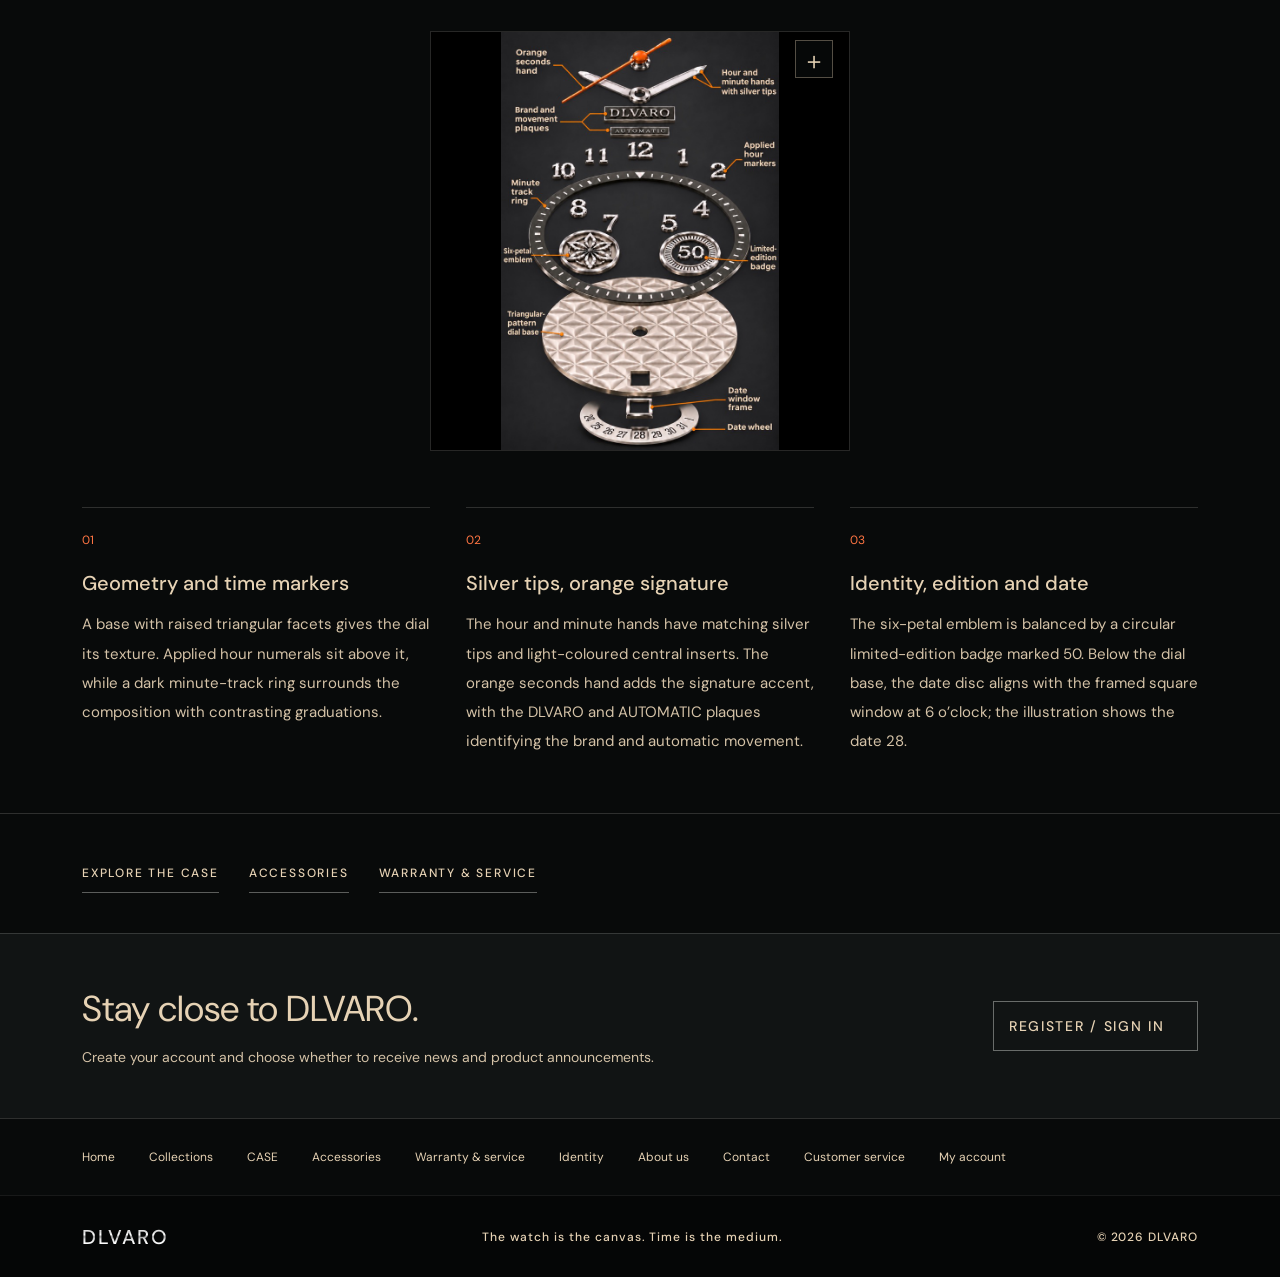
<file: dv-01.html>
<!doctype html>
<html lang="en" dir="ltr">
<head>
  <meta charset="utf-8">
  <meta name="viewport" content="width=device-width, initial-scale=1">
  <meta name="theme-color" content="#090b0b">
  <meta name="description" content="Discover DLVARO DV-01: a limited edition of 50 numbered pieces. USD 2,300. Launching 1 June 2027.">
  <link rel="alternate" hreflang="en" href="dv-01.html?lang=en">
  <link rel="alternate" hreflang="ar" href="dv-01.html?lang=ar">
  <link rel="alternate" hreflang="x-default" href="dv-01.html?lang=en">
  <title>DV-01 Limited Edition — DLVARO</title>
  <script>try { if (!sessionStorage.getItem("dlvaro-splash-seen") && !matchMedia("(prefers-reduced-motion: reduce)").matches) document.documentElement.classList.add("splash-pending"); } catch (_) {}</script>
  <link rel="preconnect" href="https://fonts.googleapis.com">
  <link rel="preconnect" href="https://fonts.gstatic.com" crossorigin>
  <link href="https://fonts.googleapis.com/css2?family=Cormorant+Garamond:wght@400;500;600&family=DM+Sans:wght@400;500;600&family=Noto+Naskh+Arabic:wght@400;500;600&family=Noto+Sans+Arabic:wght@400;500;600&display=swap" rel="stylesheet">
  <link rel="stylesheet" href="styles.css?v=wordmark-polished-20261127">
  <script src="image-quality.js?v=original-emblem-20261121" defer></script>
  <script src="app.js?v=production-250-20261127" defer></script>
  <link rel="stylesheet" href="currency.css?v=symbols-1">
  <script src="currency.js?v=trim-zeros-1" defer></script>
  <link rel="stylesheet" href="collections.css?v=collections-1">
  <link rel="stylesheet" href="dail.css?v=dial-square-20261120">
  <link rel="stylesheet" href="watch-dial.css?v=embedded-1">
  <script src="dail.js?v=dial-english-20261120" defer></script>
</head>
<body data-page="watch" class="collection-detail">
  <a class="skip-link" href="#main" data-i18n="skip">Skip to content</a>
  <div class="brand-splash" aria-label="DLVARO opening animation">
    <button class="splash-skip" type="button" data-i18n="splashSkip">Skip intro</button>
    <div class="splash-lockup" aria-hidden="true">
      <img src="assets/dlvaro-emblem-original-20261121.png" width="1254" height="1254" alt="" srcset="assets/dlvaro-emblem-original-20261121.png 1254w" sizes="160px" decoding="async"><span class="brand-wordmark" dir="ltr">DLVARO</span>
      <p data-i18n="splashLine">The watch is the canvas. Time is the medium.</p>
    </div>
    <span class="splash-rule" aria-hidden="true"></span>
  </div>
  <header class="site-header">
    <a class="brand" href="index.html" aria-label="DLVARO home"><img src="assets/dlvaro-emblem-original-20261121.png" width="1254" height="1254" alt="" srcset="assets/dlvaro-emblem-original-20261121.png 1254w" sizes="160px" decoding="async"><span class="brand-wordmark" dir="ltr">DLVARO</span></a>
    <nav class="primary-nav" id="primary-nav" aria-label="Primary navigation" data-i18n-aria="navLabel">
      <a href="index.html" data-i18n="navHome">Home</a>
      <a href="products.html" data-i18n="navProducts">Collections</a><a href="case.html" data-i18n="navCase">CASE</a>
      <a href="accessories.html" data-i18n="navAccessories">Accessories</a>
      <a href="service.html" data-i18n="navService">Warranty & service</a>
      <a href="identity.html" data-i18n="navVisualIdentity">Identity</a>
      <a href="about.html" data-i18n="navAbout">About us</a>
    </nav>
    <div class="header-actions"><a class="account-link-header" href="account.html" aria-label="My account" data-i18n-aria="accountNav"><svg viewBox="0 0 24 24" width="22" height="22" fill="none" stroke="currentColor" stroke-width="1.5" aria-hidden="true"><circle cx="12" cy="8" r="4"/><path d="M4 22v-3a8 8 0 0 1 16 0v3"/></svg></a>
      <a class="inquire-link" href="index.html#contact"><span data-i18n="navInquire">Inquire</span><span aria-hidden="true"><svg class='direction-arrow' viewBox='0 0 24 24' aria-hidden='true' focusable='false'><path d='M5 19 19 5M5 5h14v14'/></svg></span></a>
      <div class="header-social" aria-label="DLVARO social media">
        <a href="https://www.instagram.com/dlvaroofficial" target="_blank" rel="noopener noreferrer" aria-label="Instagram — DLVARO official profile"><svg class="social-icon instagram-icon" viewBox="0 0 24 24" aria-hidden="true"><rect x="3" y="3" width="18" height="18" rx="5"/><circle cx="12" cy="12" r="4"/><circle class="instagram-dot" cx="18" cy="6" r="1"/></svg></a>
        <a href="https://x.com/dlvaroofficial" target="_blank" rel="noopener noreferrer" aria-label="X — DLVARO official profile"><svg class="social-icon x-icon" viewBox="0 0 24 24" aria-hidden="true"><path d="M18.244 2.25h3.308l-7.227 8.26 8.502 11.24h-6.657l-5.214-6.817-5.967 6.817H1.68l7.73-8.835L1.254 2.25h6.826l4.713 6.231zm-1.161 17.52h1.833L7.084 4.126H5.117z"/></svg></a>
      </div>
      <button class="language-toggle" type="button" aria-label="Switch language">عربي</button>
      <button class="menu-toggle" type="button" aria-label="Open menu" aria-controls="primary-nav" aria-expanded="false"><span></span><span></span></button>
    </div>
  </header>
  <main id="main" class="watch-page"><nav class="model-navigation" aria-label="Timepiece navigation" data-i18n-aria="collectionsNavigation">
      <a class="model-back" href="products.html"><svg viewBox="0 0 24 24" aria-hidden="true"><path d="M20 12H4m6-6-6 6 6 6"/></svg><span data-i18n="navProducts">Collections</span></a>
      <span class="model-reference" dir="ltr">DV-01</span>
      <div class="model-sections"><a href="#overview" data-i18n="collectionsOverview">Overview</a><a href="#specifications" data-i18n="specsKicker">Specifications</a><a href="case.html" data-i18n="navCase">CASE</a><a href="#dial" data-i18n="navDial">DIAL</a></div>
    </nav>
    <section class="watch-page-hero" id="overview">
      <div class="watch-page-image reveal"><img src="assets/dv-01-watch-approved-20261121.jpg" alt="DLVARO DV-01 Limited Edition watch" data-i18n-alt="pageWatchAlt" srcset="assets/dv-01-watch-approved-20261121-640.jpg 640w, assets/dv-01-watch-approved-20261121.jpg 1014w" sizes="(min-width:1200px) 720px, 90vw" decoding="async"></div>
      <div class="watch-page-copy reveal">
        <p class="eyebrow"><span class="eyebrow-line"></span><span data-i18n="pageEyebrow">The first creation</span></p>
        <p class="watch-page-edition" data-i18n="watchSubtitle">Limited Edition</p>
        <h1><span data-watch="model">DV-01</span><small> / <span data-watch="editionCount">50</span> <span data-i18n="editionOf">numbered pieces</span></small></h1>
        <p class="watch-page-description" data-watch="description">The first DLVARO creation brings together a sculptural steel case, a geometric dial, and an orange hybrid strap. A design-led expression of the brand’s founding idea.</p>
        
        <dl class="launch-details">
  <div><dt data-i18n="priceLabel">Price</dt><dd data-product-price aria-live="polite">$2,300</dd></div>
  <div><dt data-i18n="launchLabel">Launch date</dt><dd><time datetime="2027-06-01" data-i18n="launchDate">1 June 2027</time></dd></div>
</dl>
<a class="button-outline launch-cta" href="checkout.html?product=watch"><span data-i18n="watchCta">Pre-order with PayPal</span><span aria-hidden="true"><svg class='direction-arrow' viewBox='0 0 24 24' aria-hidden='true' focusable='false'><path d='M5 19 19 5M5 5h14v14'/></svg></span></a>
<p class="interest-help" data-i18n="interestHelp">Full payment now · Tax included · Free worldwide shipping.</p>
<p class="delivery-note" data-i18n="deliveryNote">Shipping starts 1 June 2027. This is the dispatch date, not the arrival date.</p>
      </div>
    </section>
    <section class="watch-page-specs section-pad" id="specifications">
      <div class="section-kicker reveal"><span>01 /</span><span data-i18n="specsKicker">Specifications</span></div>
      <div class="watch-specs large reveal">
        <div><span data-i18n="specMovement">Movement</span><strong data-watch="movement">Swiss movement</strong></div>
        <div><span data-i18n="specCalendar">Calendar</span><strong data-watch="dateDisplay">Date display</strong></div>
        <div><span data-i18n="specCase">Case</span><strong data-watch="case">Stainless steel · 38 mm</strong></div>
        <div><span data-i18n="specCrystal">Crystal</span><strong data-watch="crystal">Sapphire</strong></div>
        <div><span data-i18n="specWater">Water resistance</span><strong data-watch="waterResistance" dir="ltr">100ATM</strong></div>
        <div><span data-i18n="specStrap">Strap</span><strong data-watch="strap">Orange rubber and fabric blend</strong></div>
        <div><span data-i18n="specDimensions">Dimensions</span><strong data-watch="dimensions">38 × 47 × 8.45 mm</strong></div>
      </div>
      <p class="visual-note" data-i18n="visualNote">Approved product visual</p>
    </section>

    <section id="dial" class="dial-page watch-dial" aria-labelledby="dial-title">
    <section class="dial-hero" aria-labelledby="dial-title">
      <div class="dial-hero-copy">
        <p class="section-kicker" data-i18n="dialKicker">DV-01 / The dial</p>
        <h2 id="dial-title" data-i18n="navDial">DIAL</h2>
        <h3 data-i18n="dialTitle">Identity, in every facet.</h3>
        <p class="dial-lead" data-i18n="dialIntro">The face of DV-01 brings together geometric relief, sculptural details, and a distinctive orange seconds hand. Each element belongs to one visual composition.</p>
        <a class="text-link" href="#dial-components"><span data-i18n="dialComponentsTitle">Every detail has its place.</span><span aria-hidden="true">↓</span></a>
      </div>
      <figure class="dial-hero-figure">
        <a class="dial-image-link" href="assets/dial/dv-01-dial-approved-20261121.jpg" data-dial-index="0" data-i18n-aria="dialOpen" aria-label="Enlarge image">
          <img src="assets/dial/dv-01-dial-approved-20261121.jpg" width="1254" height="1254" data-i18n-alt="dialDayAlt" alt="DLVARO DV-01 dial with triangular relief, silver-tone markers, orange seconds hand and date window at 6 o’clock" loading="lazy" srcset="assets/dial/dv-01-dial-approved-20261121-640.jpg 640w, assets/dial/dv-01-dial-approved-20261121.jpg 1254w" sizes="(max-width:820px) 280px, 420px" decoding="async">
          <span class="dial-enlarge" aria-hidden="true">＋</span>
        </a>
        <figcaption><span data-i18n="dialDayCaption">01 / Form in the light</span><span data-i18n="visualNote">Design visualization.</span></figcaption>
      </figure>
    </section>
    <section class="dial-geometry" aria-labelledby="dial-geometry-title">
      <h3 id="dial-geometry-title" data-i18n="dialGeometryTitle">A signature in three dimensions.</h3>
      <p data-i18n="dialGeometryText">Repeating triangular facets give the dial its architectural character. Light and shadow reveal the pattern from different angles, carrying the geometric signature of DLVARO into the heart of the watch.</p>
    </section>
    <section class="dial-night" aria-labelledby="dial-night-title">
      <figure>
        <a class="dial-image-link" href="assets/dial/dv-01-dial-night-20261121.jpg" data-dial-index="1" data-i18n-aria="dialOpen" aria-label="Enlarge image">
          <img src="assets/dial/dv-01-dial-night-20261121.jpg" width="1254" height="1254" data-i18n-alt="dialNightAlt" alt="DLVARO DV-01 dial at night with green luminous hands, hour markers, six-petal emblem and the number 50" loading="lazy" decoding="async" srcset="assets/dial/dv-01-dial-night-20261121-640.jpg 640w, assets/dial/dv-01-dial-night-20261121.jpg 1254w" sizes="(max-width:820px) 280px, 420px">
          <span class="dial-enlarge" aria-hidden="true">＋</span>
        </a>
        <figcaption><span data-i18n="dialNightCaption">02 / A luminous expression</span><span data-i18n="visualNote">Design visualization.</span></figcaption>
      </figure>
      <div class="dial-night-copy"><p class="section-kicker" data-i18n="dialNightKicker">DV-01 / Light &amp; shadow</p><h3 id="dial-night-title" data-i18n="dialNightTitle">Another expression after dark.</h3><p data-i18n="dialNightText">In this night-time visualization, green luminous accents highlight the hour and minute hands, selected hour markers, the six-petal emblem and the number 50. The triangular relief remains visible beneath the softened light.</p></div>
    </section>
    <section class="dial-components" id="dial-components" aria-labelledby="dial-components-title">
      <div class="dial-section-heading"><p class="section-kicker" data-i18n="dialComponentsKicker">03 / Dial anatomy</p><h3 id="dial-components-title" data-i18n="dialComponentsTitle">The dial, layer by layer.</h3></div>
      <p class="dial-components-intro" data-i18n="dialComponentsIntro">This exploded design view reveals how the visual elements of DV-01 come together, from the triangular dial base and raised hour markers to the hands, signature emblem and date display.</p>
      <figure class="dial-anatomy-figure"><a class="dial-image-link" href="assets/dial/dv-01-dial-exploded-en-20261121.jpg" data-dial-index="2" data-dial-localized data-image-en="assets/dial/dv-01-dial-exploded-en-20261121.jpg" data-image-ar="assets/dial/dv-01-dial-exploded-20261121.jpg" data-i18n-aria="dialOpen" aria-label="Enlarge image"><img src="assets/dial/dv-01-dial-exploded-en-20261121.jpg" width="1024" height="1536" data-i18n-alt="dialAnatomyAlt" alt="Exploded design view of the DV-01 dial with English labels for its hands, plaques, raised hour markers, minute track, emblem, limited-edition badge, patterned base and date display" loading="lazy" decoding="async" srcset="assets/dial/dv-01-dial-exploded-en-20261121-640.jpg 640w, assets/dial/dv-01-dial-exploded-en-20261121.jpg 1024w" sizes="(max-width:820px) 280px, 420px"><span class="dial-enlarge" aria-hidden="true">＋</span></a></figure>
      <div class="dial-details">
        <article><span class="dial-detail-number" aria-hidden="true">01</span><h3 data-i18n="dialMarkersTitle">Geometry and time markers</h3><p data-i18n="dialMarkersText">A base with raised triangular facets gives the dial its texture. Applied hour numerals sit above it, while a dark minute-track ring surrounds the composition with contrasting graduations.</p></article>
        <article><span class="dial-detail-number" aria-hidden="true">02</span><h3 data-i18n="dialHandsTitle">Silver tips, orange signature</h3><p data-i18n="dialHandsText">The hour and minute hands have matching silver tips and light-coloured central inserts. The orange seconds hand adds the signature accent, with the DLVARO and AUTOMATIC plaques identifying the brand and automatic movement.</p></article>
        <article><span class="dial-detail-number" aria-hidden="true">03</span><h3 data-i18n="dialEmblemTitle">Identity, edition and date</h3><p data-i18n="dialEmblemText">The six-petal emblem is balanced by a circular limited-edition badge marked 50. Below the dial base, the date disc aligns with the framed square window at 6 o’clock; the illustration shows the date 28.</p></article>
      </div>
    </section>
    <dialog class="dial-lightbox" data-i18n-aria="dialGallery" aria-label="DV-01 dial images">
      <div class="dial-lightbox-top"><span>DLVARO / DV-01</span><button class="dial-close" type="button"><span data-i18n="dialClose">Close image</span> ×</button></div>
      <div class="dial-zoom-surface"><img class="dial-full-image" alt=""></div>
      <div class="dial-lightbox-bottom"><button class="dial-prev" type="button" data-i18n-aria="dialPrevious" aria-label="Previous image"><svg class="direction-arrow" viewBox="0 0 24 24" aria-hidden="true"><path d="M21 12H3m7-7-7 7 7 7"/></svg></button><span class="dial-count" dir="ltr" aria-live="polite">01 / 03</span><button class="dial-next" type="button" data-i18n-aria="dialNext" aria-label="Next image"><svg class="direction-arrow" viewBox="0 0 24 24" aria-hidden="true"><path d="M3 12h18m-7-7 7 7-7 7"/></svg></button></div>
    </dialog>
      </section>
  <div class="related-links section-pad"><a class="text-link" href="case.html" data-i18n="caseDiscover">Explore the CASE</a><a class="text-link" href="accessories.html" data-i18n="navAccessories">Accessories</a><a class="text-link" href="service.html" data-i18n="navService">Warranty & service</a></div></main>
  <section class="membership-invite"><div><h2 data-i18n="joinTitle" >Stay close to DLVARO.</h2><p data-i18n="joinText" >Create your account and choose whether to receive news and product announcements.</p></div><a class="button-outline" href="account.html" data-i18n="joinCta">Register / Sign in</a></section>
<nav class="footer-map" aria-label="Site map" data-i18n-aria="siteMap">
  <a href="index.html" data-i18n="navHome">Home</a><a href="products.html" data-i18n="navProducts">Collections</a><a href="case.html" data-i18n="navCase">CASE</a><a href="accessories.html" data-i18n="navAccessories">Accessories</a><a href="service.html" data-i18n="navService">Warranty & service</a><a href="identity.html" data-i18n="navVisualIdentity">Identity</a>
      <a href="about.html" data-i18n="navAbout">About us</a><a href="index.html#contact" data-i18n="navContact">Contact</a>
<a href="service.html#customer-service" data-i18n="customerService">Customer service</a><a href="account.html" data-i18n="accountNav">My account</a></nav>
<footer class="site-footer"><a class="footer-brand" href="index.html">DLVARO</a><p data-i18n="footerLine">The watch is the canvas. Time is the medium.</p><span>© <span id="year"></span> DLVARO</span></footer>
</body>
</html>
</file>
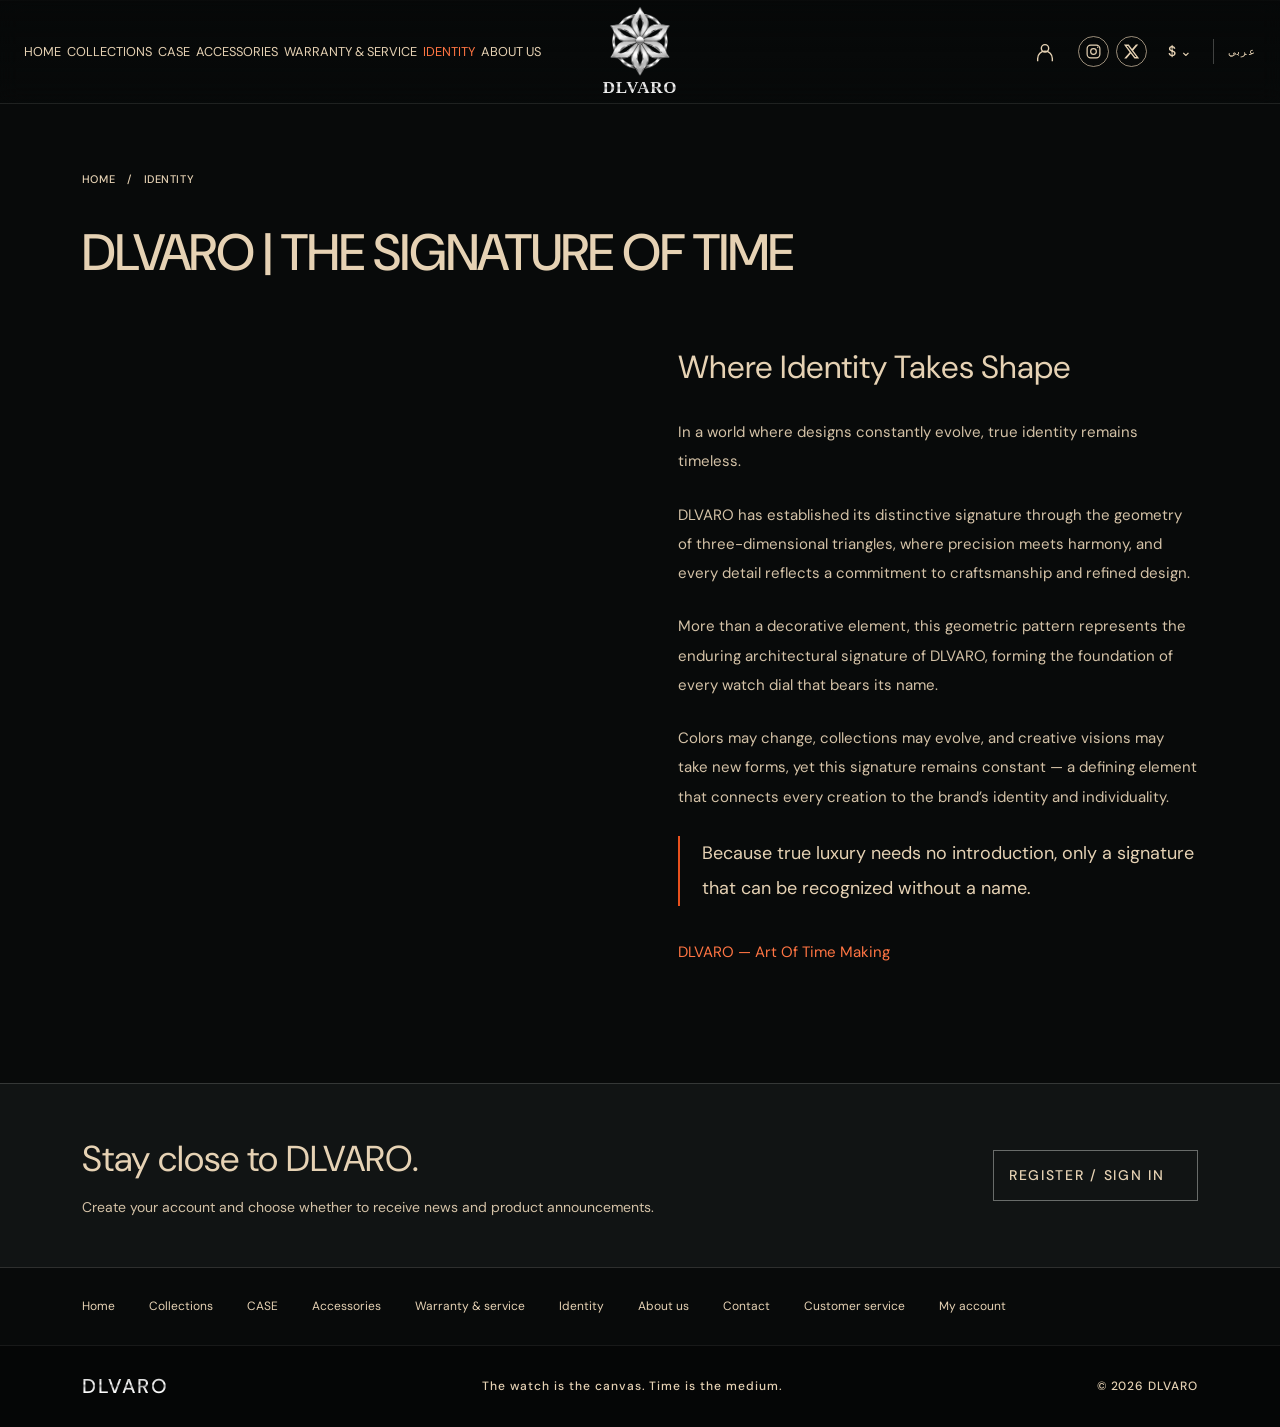
<file: identity.html>
<!doctype html>
<html lang="en" dir="ltr">
<head>
  <meta charset="utf-8">
  <meta name="viewport" content="width=device-width, initial-scale=1">
  <meta name="theme-color" content="#090b0b">
  <meta name="description" content="DLVARO | THE SIGNATURE OF TIME. Discover the three-dimensional triangular geometry of DLVARO’s visual identity.">
  <link rel="alternate" hreflang="en" href="identity.html?lang=en">
  <link rel="alternate" hreflang="ar" href="identity.html?lang=ar">
  <link rel="alternate" hreflang="x-default" href="identity.html?lang=en">
  <title>Visual identity — DLVARO</title>
  <script>try { if (!sessionStorage.getItem("dlvaro-splash-seen") && !matchMedia("(prefers-reduced-motion: reduce)").matches) document.documentElement.classList.add("splash-pending"); } catch (_) {}</script>
  <link rel="preload" as="image" href="assets/dlvaro-signature-triangles-silver.jpg" fetchpriority="high" imagesrcset="assets/highres/dlvaro-signature-triangles-silver-640.webp 640w, assets/highres/dlvaro-signature-triangles-silver-1600.webp 1600w, assets/highres/dlvaro-signature-triangles-silver-3200.webp 3200w, assets/highres/dlvaro-signature-triangles-silver-8k.webp 7680w" imagesizes="(min-width:1200px) 720px, 90vw">
  <link rel="preconnect" href="https://fonts.googleapis.com">
  <link rel="preconnect" href="https://fonts.gstatic.com" crossorigin>
  <link href="https://fonts.googleapis.com/css2?family=Cormorant+Garamond:wght@400;500;600&family=DM+Sans:wght@400;500;600&family=Noto+Naskh+Arabic:wght@400;500;600&family=Noto+Sans+Arabic:wght@400;500;600&display=swap" rel="stylesheet">
  <link rel="stylesheet" href="styles.css?v=wordmark-polished-20261127">
  <script src="image-quality.js?v=original-emblem-20261121" defer></script>
  <script src="app.js?v=production-250-20261127" defer></script>
  <link rel="stylesheet" href="currency.css?v=symbols-1">
  <script src="currency.js?v=trim-zeros-1" defer></script>
</head>
<body data-page="identity">
  <a class="skip-link" href="#main" data-i18n="skip">Skip to content</a>
  <div class="brand-splash" aria-label="DLVARO opening animation">
    <button class="splash-skip" type="button" data-i18n="splashSkip">Skip intro</button>
    <div class="splash-lockup" aria-hidden="true">
      <img src="assets/dlvaro-emblem-original-20261121.png" width="1254" height="1254" alt="" srcset="assets/dlvaro-emblem-original-20261121.png 1254w" sizes="160px" decoding="async"><span class="brand-wordmark" dir="ltr">DLVARO</span>
      <p data-i18n="splashLine">The watch is the canvas. Time is the medium.</p>
    </div>
    <span class="splash-rule" aria-hidden="true"></span>
  </div>
  <header class="site-header">
    <a class="brand" href="index.html" aria-label="DLVARO home">
      <img src="assets/dlvaro-emblem-original-20261121.png" width="1254" height="1254" alt="" srcset="assets/dlvaro-emblem-original-20261121.png 1254w" sizes="160px" decoding="async"><span class="brand-wordmark" dir="ltr">DLVARO</span>
    </a>
    <nav class="primary-nav" id="primary-nav" aria-label="Primary navigation" data-i18n-aria="navLabel">
      <a href="index.html" data-i18n="navHome">Home</a>
      <a href="products.html" data-i18n="navProducts">Collections</a><a href="case.html" data-i18n="navCase">CASE</a>
      <a href="accessories.html" data-i18n="navAccessories">Accessories</a>
      <a href="service.html" data-i18n="navService">Warranty & service</a>
      <a href="identity.html" data-i18n="navVisualIdentity">Identity</a>
      <a href="about.html" data-i18n="navAbout">About us</a>
    </nav>
    <div class="header-actions"><a class="account-link-header" href="account.html" aria-label="My account" data-i18n-aria="accountNav"><svg viewBox="0 0 24 24" width="22" height="22" fill="none" stroke="currentColor" stroke-width="1.5" aria-hidden="true"><circle cx="12" cy="8" r="4"/><path d="M4 22v-3a8 8 0 0 1 16 0v3"/></svg></a>
      <a class="inquire-link" href="index.html#contact"><span data-i18n="navInquire">Inquire</span><span aria-hidden="true"><svg class='direction-arrow' viewBox='0 0 24 24' aria-hidden='true' focusable='false'><path d='M5 19 19 5M5 5h14v14'/></svg></span></a>
      <div class="header-social" aria-label="DLVARO social media">
        <a href="https://www.instagram.com/dlvaroofficial" target="_blank" rel="noopener noreferrer" aria-label="Instagram — DLVARO official profile"><svg class="social-icon instagram-icon" viewBox="0 0 24 24" aria-hidden="true"><rect x="3" y="3" width="18" height="18" rx="5"/><circle cx="12" cy="12" r="4"/><circle class="instagram-dot" cx="18" cy="6" r="1"/></svg></a>
        <a href="https://x.com/dlvaroofficial" target="_blank" rel="noopener noreferrer" aria-label="X — DLVARO official profile"><svg class="social-icon x-icon" viewBox="0 0 24 24" aria-hidden="true"><path d="M18.244 2.25h3.308l-7.227 8.26 8.502 11.24h-6.657l-5.214-6.817-5.967 6.817H1.68l7.73-8.835L1.254 2.25h6.826l4.713 6.231zm-1.161 17.52h1.833L7.084 4.126H5.117z"/></svg></a>
      </div>
      <button class="language-toggle" type="button" aria-label="Switch language">عربي</button>
      <button class="menu-toggle" type="button" aria-label="Open menu" aria-controls="primary-nav" aria-expanded="false"><span></span><span></span></button>
    </div>
  </header>

  <main id="main"><section class="signature-section signature-page section-pad" id="visual-identity" aria-labelledby="signature-title">
 <div class="section-kicker reveal"><a href="index.html" data-i18n="navHome">Home</a><span>/</span><span data-i18n="signatureKicker">Identity</span></div>
 <h1 id="signature-title" class="signature-title reveal" data-i18n="signatureTitle">DLVARO | THE SIGNATURE OF TIME</h1>
 <div class="signature-layout">
  <figure class="signature-art reveal"><img src="assets/dlvaro-signature-triangles-silver.jpg" width="1254" height="1254" alt="DLVARO’s visual signature: three-dimensional triangles in silver and white" data-i18n-alt="signatureImageAlt" fetchpriority="high" srcset="assets/highres/dlvaro-signature-triangles-silver-640.webp 640w, assets/highres/dlvaro-signature-triangles-silver-1600.webp 1600w, assets/highres/dlvaro-signature-triangles-silver-3200.webp 3200w, assets/highres/dlvaro-signature-triangles-silver-8k.webp 7680w" sizes="(min-width:1200px) 720px, 90vw" decoding="async"></figure>
  <div class="signature-copy"><h2 class="reveal" data-i18n="signatureSubtitle">Where Identity Takes Shape</h2><p class="reveal" data-i18n="signatureIntro">In a world where designs constantly evolve, true identity remains timeless.</p><p class="reveal" data-i18n="signatureGeometry">DLVARO has established its distinctive signature through the geometry of three-dimensional triangles, where precision meets harmony, and every detail reflects a commitment to craftsmanship and refined design.</p><p class="reveal" data-i18n="signatureFoundation">More than a decorative element, this geometric pattern represents the enduring architectural signature of DLVARO, forming the foundation of every watch dial that bears its name.</p><p class="reveal" data-i18n="signatureContinuity">Colors may change, collections may evolve, and creative visions may take new forms, yet this signature remains constant — a defining element that connects every creation to the brand’s identity and individuality.</p><p class="signature-closing reveal" data-i18n="signatureClosing">Because true luxury needs no introduction, only a signature that can be recognized without a name.</p><p class="signature-signoff reveal" data-i18n="signatureSignoff">DLVARO — Art Of Time Making</p></div>
 </div>
</section></main>

  <section class="membership-invite"><div><h2 data-i18n="joinTitle" >Stay close to DLVARO.</h2><p data-i18n="joinText" >Create your account and choose whether to receive news and product announcements.</p></div><a class="button-outline" href="account.html" data-i18n="joinCta">Register / Sign in</a></section>
<nav class="footer-map" aria-label="Site map" data-i18n-aria="siteMap">
  <a href="index.html" data-i18n="navHome">Home</a><a href="products.html" data-i18n="navProducts">Collections</a><a href="case.html" data-i18n="navCase">CASE</a><a href="accessories.html" data-i18n="navAccessories">Accessories</a><a href="service.html" data-i18n="navService">Warranty & service</a><a href="identity.html" data-i18n="navVisualIdentity">Identity</a>
      <a href="about.html" data-i18n="navAbout">About us</a><a href="index.html#contact" data-i18n="navContact">Contact</a>
<a href="service.html#customer-service" data-i18n="customerService">Customer service</a><a href="account.html" data-i18n="accountNav">My account</a></nav>
<footer class="site-footer"><a class="footer-brand" href="index.html">DLVARO</a><p data-i18n="footerLine">The watch is the canvas. Time is the medium.</p><span>© <span id="year"></span> DLVARO</span></footer>
</body>
</html>
</file>
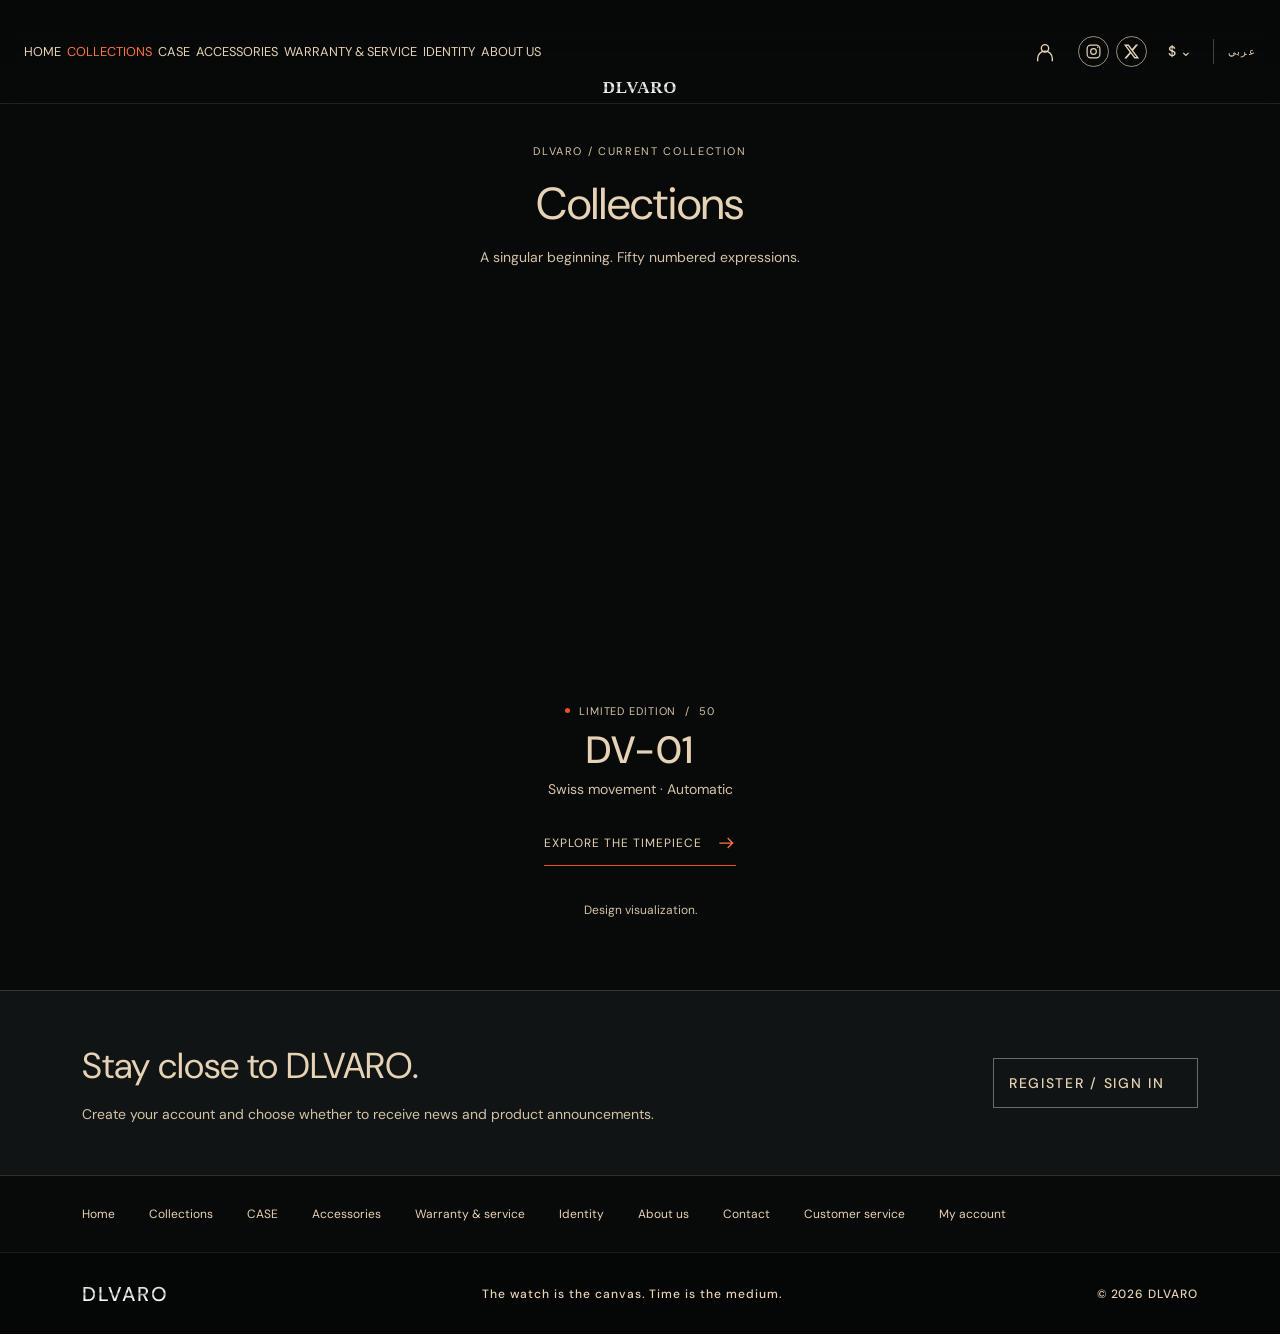
<file: products.html>
<!doctype html>
<html lang="en" dir="ltr">
<head>
  <meta charset="utf-8">
  <meta name="viewport" content="width=device-width, initial-scale=1">
  <meta name="theme-color" content="#090b0b">
  <meta name="description" content="Discover DLVARO DV-01: a limited edition of 50 numbered pieces. USD 2,300. Launching 1 June 2027.">
  <link rel="alternate" hreflang="en" href="products.html?lang=en">
  <link rel="alternate" hreflang="ar" href="products.html?lang=ar">
  <link rel="alternate" hreflang="x-default" href="products.html?lang=en">
  <title>Collections — DLVARO</title>
  <script>try { if (!sessionStorage.getItem("dlvaro-splash-seen") && !matchMedia("(prefers-reduced-motion: reduce)").matches) document.documentElement.classList.add("splash-pending"); } catch (_) {}</script>
  <link rel="preload" as="image" href="assets/dv-01-watch-approved-20261121.jpg" fetchpriority="high" imagesrcset="assets/dv-01-watch-approved-20261121-640.jpg 640w, assets/dv-01-watch-approved-20261121.jpg 1014w" imagesizes="(max-width:620px) 80vw, 400px">
  <link rel="preconnect" href="https://fonts.googleapis.com">
  <link rel="preconnect" href="https://fonts.gstatic.com" crossorigin>
  <link href="https://fonts.googleapis.com/css2?family=Cormorant+Garamond:wght@400;500;600&family=DM+Sans:wght@400;500;600&family=Noto+Naskh+Arabic:wght@400;500;600&family=Noto+Sans+Arabic:wght@400;500;600&display=swap" rel="stylesheet">
  <link rel="stylesheet" href="styles.css?v=wordmark-polished-20261127">
  <script src="image-quality.js?v=original-emblem-20261121" defer></script>
  <script src="app.js?v=production-250-20261127" defer></script>
  <link rel="stylesheet" href="currency.css?v=symbols-1">
  <script src="currency.js?v=trim-zeros-1" defer></script>
  <link rel="stylesheet" href="collections.css?v=collections-1">
</head>
<body data-page="products" class="collections-view">
  <a class="skip-link" href="#main" data-i18n="skip">Skip to content</a>
  <div class="brand-splash" aria-label="DLVARO opening animation">
    <button class="splash-skip" type="button" data-i18n="splashSkip">Skip intro</button>
    <div class="splash-lockup" aria-hidden="true">
      <img src="assets/dlvaro-emblem-original-20261121.png" width="1254" height="1254" alt="" srcset="assets/dlvaro-emblem-original-20261121.png 1254w" sizes="160px" decoding="async"><span class="brand-wordmark" dir="ltr">DLVARO</span>
      <p data-i18n="splashLine">The watch is the canvas. Time is the medium.</p>
    </div>
    <span class="splash-rule" aria-hidden="true"></span>
  </div>
  <header class="site-header">
    <a class="brand" href="index.html" aria-label="DLVARO home">
      <img src="assets/dlvaro-emblem-original-20261121.png" width="1254" height="1254" alt="" srcset="assets/dlvaro-emblem-original-20261121.png 1254w" sizes="160px" decoding="async"><span class="brand-wordmark" dir="ltr">DLVARO</span>
    </a>
    <nav class="primary-nav" id="primary-nav" aria-label="Primary navigation" data-i18n-aria="navLabel">
      <a href="index.html" data-i18n="navHome">Home</a>
      <a href="products.html" data-i18n="navProducts">Collections</a><a href="case.html" data-i18n="navCase">CASE</a>
      <a href="accessories.html" data-i18n="navAccessories">Accessories</a>
      <a href="service.html" data-i18n="navService">Warranty & service</a>
      <a href="identity.html" data-i18n="navVisualIdentity">Identity</a>
      <a href="about.html" data-i18n="navAbout">About us</a>
    </nav>
    <div class="header-actions"><a class="account-link-header" href="account.html" aria-label="My account" data-i18n-aria="accountNav"><svg viewBox="0 0 24 24" width="22" height="22" fill="none" stroke="currentColor" stroke-width="1.5" aria-hidden="true"><circle cx="12" cy="8" r="4"/><path d="M4 22v-3a8 8 0 0 1 16 0v3"/></svg></a>
      <a class="inquire-link" href="index.html#contact"><span data-i18n="navInquire">Inquire</span><span aria-hidden="true"><svg class='direction-arrow' viewBox='0 0 24 24' aria-hidden='true' focusable='false'><path d='M5 19 19 5M5 5h14v14'/></svg></span></a>
      <div class="header-social" aria-label="DLVARO social media">
        <a href="https://www.instagram.com/dlvaroofficial" target="_blank" rel="noopener noreferrer" aria-label="Instagram — DLVARO official profile"><svg class="social-icon instagram-icon" viewBox="0 0 24 24" aria-hidden="true"><rect x="3" y="3" width="18" height="18" rx="5"/><circle cx="12" cy="12" r="4"/><circle class="instagram-dot" cx="18" cy="6" r="1"/></svg></a>
        <a href="https://x.com/dlvaroofficial" target="_blank" rel="noopener noreferrer" aria-label="X — DLVARO official profile"><svg class="social-icon x-icon" viewBox="0 0 24 24" aria-hidden="true"><path d="M18.244 2.25h3.308l-7.227 8.26 8.502 11.24h-6.657l-5.214-6.817-5.967 6.817H1.68l7.73-8.835L1.254 2.25h6.826l4.713 6.231zm-1.161 17.52h1.833L7.084 4.126H5.117z"/></svg></a>
      </div>
      <button class="language-toggle" type="button" aria-label="Switch language">عربي</button>
      <button class="menu-toggle" type="button" aria-label="Open menu" aria-controls="primary-nav" aria-expanded="false"><span></span><span></span></button>
    </div>
  </header>

  <main id="main" class="collections-page">
    <section class="collections-intro" aria-labelledby="collections-title">
      <p class="collections-eyebrow">DLVARO / <span data-i18n="collectionsCurrent">Current collection</span></p>
      <h1 id="collections-title" data-i18n="navProducts">Collections</h1>
      <p data-i18n="collectionsIntro">A singular beginning. Fifty numbered expressions.</p>
    </section>
    <section class="collections-gallery" id="collection" aria-labelledby="collection-model">
      <a class="collection-model" href="dv-01.html" aria-labelledby="collection-model collection-discover">
        <div class="collection-model-image"><img src="assets/dv-01-watch-approved-20261121.jpg" width="1014" height="1550" alt="DLVARO DV-01 Limited Edition watch with orange strap" data-i18n-alt="heroWatchAlt" srcset="assets/dv-01-watch-approved-20261121-640.jpg 640w, assets/dv-01-watch-approved-20261121.jpg 1014w" sizes="(max-width:620px) 80vw, 400px" decoding="async" fetchpriority="high"></div>
        <div class="collection-model-caption">
          <p class="collection-edition"><span class="orange-dot" aria-hidden="true"></span><span data-i18n="limitedLabel">Limited edition</span><span aria-hidden="true"> / </span><span dir="ltr">50</span></p>
          <h2 id="collection-model" dir="ltr">DV-01</h2>
          <p class="collection-model-type" data-i18n="collectionsType">Swiss movement · Automatic</p>
          <span class="collection-discover" id="collection-discover"><span data-i18n="collectionsDiscover">Explore the timepiece</span><svg viewBox="0 0 24 24" aria-hidden="true"><path d="M4 12h16m-6-6 6 6-6 6"/></svg></span>
        </div>
      </a>
      <p class="collection-image-note" data-i18n="visualNote">Design visualization.</p>
    </section>
  </main>

  <section class="membership-invite"><div><h2 data-i18n="joinTitle" >Stay close to DLVARO.</h2><p data-i18n="joinText" >Create your account and choose whether to receive news and product announcements.</p></div><a class="button-outline" href="account.html" data-i18n="joinCta">Register / Sign in</a></section>
<nav class="footer-map" aria-label="Site map" data-i18n-aria="siteMap">
  <a href="index.html" data-i18n="navHome">Home</a><a href="products.html" data-i18n="navProducts">Collections</a><a href="case.html" data-i18n="navCase">CASE</a><a href="accessories.html" data-i18n="navAccessories">Accessories</a><a href="service.html" data-i18n="navService">Warranty & service</a><a href="identity.html" data-i18n="navVisualIdentity">Identity</a>
      <a href="about.html" data-i18n="navAbout">About us</a><a href="index.html#contact" data-i18n="navContact">Contact</a>
<a href="service.html#customer-service" data-i18n="customerService">Customer service</a><a href="account.html" data-i18n="accountNav">My account</a></nav>
<footer class="site-footer"><a class="footer-brand" href="index.html">DLVARO</a><p data-i18n="footerLine">The watch is the canvas. Time is the medium.</p><span>© <span id="year"></span> DLVARO</span></footer>
</body>
</html>
</file>
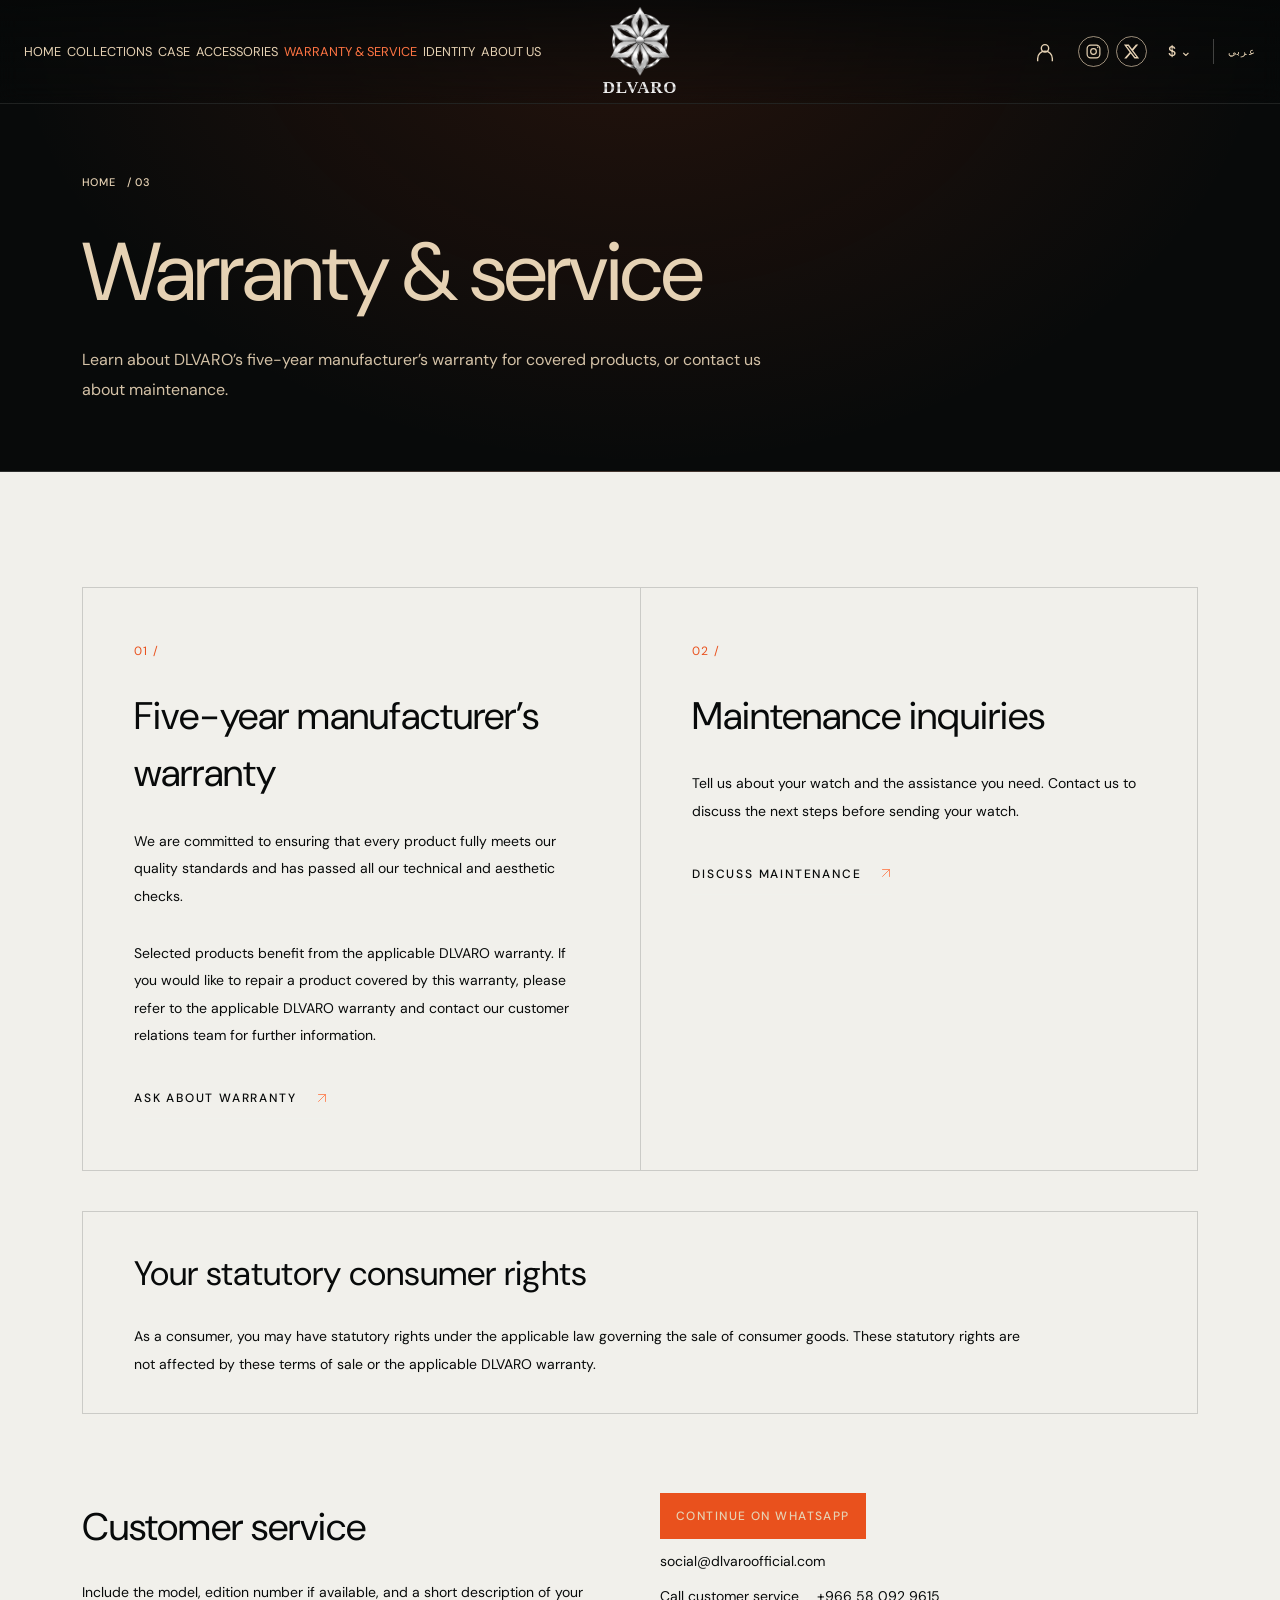
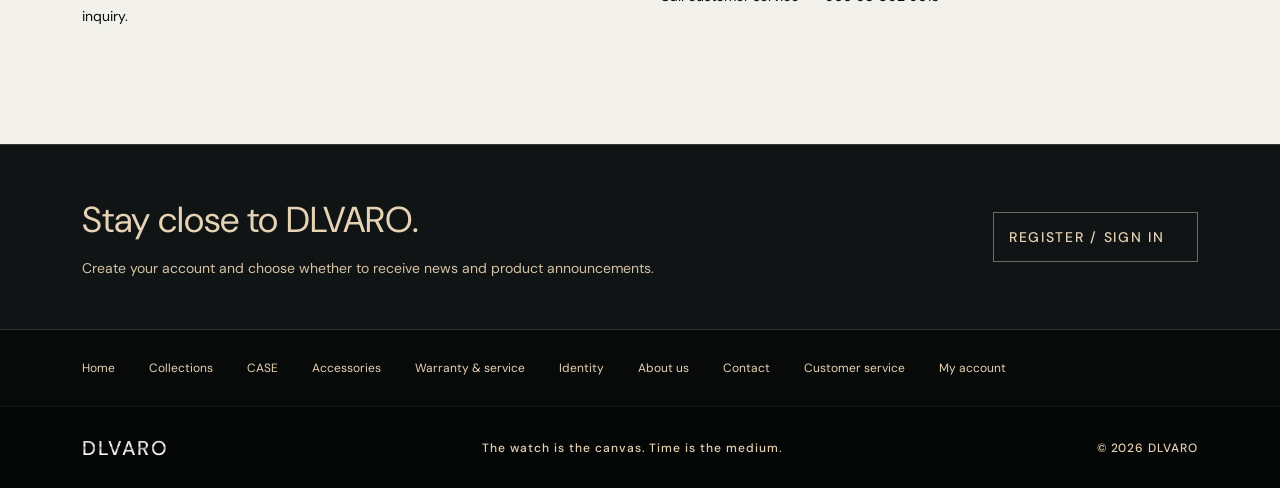
<file: service.html>
<!doctype html>
<html lang="en" dir="ltr">
<head>
  <meta charset="utf-8">
  <meta name="viewport" content="width=device-width, initial-scale=1">
  <meta name="theme-color" content="#090b0b">
  <meta name="description" content="DLVARO five-year manufacturer’s warranty, statutory consumer rights, and maintenance inquiries.">
  <link rel="alternate" hreflang="en" href="service.html?lang=en">
  <link rel="alternate" hreflang="ar" href="service.html?lang=ar">
  <link rel="alternate" hreflang="x-default" href="service.html?lang=en">
  <title>Warranty & service — DLVARO</title>
  <script>try { if (!sessionStorage.getItem("dlvaro-splash-seen") && !matchMedia("(prefers-reduced-motion: reduce)").matches) document.documentElement.classList.add("splash-pending"); } catch (_) {}</script>
  <link rel="preload" as="image" href="assets/dv-01-watch-approved-20261121.jpg" fetchpriority="high" imagesrcset="assets/dv-01-watch-approved-20261121-640.jpg 640w, assets/dv-01-watch-approved-20261121.jpg 1014w" imagesizes="(min-width:1200px) 720px, 90vw">
  <link rel="preconnect" href="https://fonts.googleapis.com">
  <link rel="preconnect" href="https://fonts.gstatic.com" crossorigin>
  <link href="https://fonts.googleapis.com/css2?family=Cormorant+Garamond:wght@400;500;600&family=DM+Sans:wght@400;500;600&family=Noto+Naskh+Arabic:wght@400;500;600&family=Noto+Sans+Arabic:wght@400;500;600&display=swap" rel="stylesheet">
  <link rel="stylesheet" href="styles.css?v=wordmark-polished-20261127">
  <script src="image-quality.js?v=original-emblem-20261121" defer></script>
  <script src="app.js?v=production-250-20261127" defer></script>
  <link rel="stylesheet" href="currency.css?v=symbols-1">
  <script src="currency.js?v=trim-zeros-1" defer></script>
</head>
<body data-page="service">
  <a class="skip-link" href="#main" data-i18n="skip">Skip to content</a>
  <div class="brand-splash" aria-label="DLVARO opening animation">
    <button class="splash-skip" type="button" data-i18n="splashSkip">Skip intro</button>
    <div class="splash-lockup" aria-hidden="true">
      <img src="assets/dlvaro-emblem-original-20261121.png" width="1254" height="1254" alt="" srcset="assets/dlvaro-emblem-original-20261121.png 1254w" sizes="160px" decoding="async"><span class="brand-wordmark" dir="ltr">DLVARO</span>
      <p data-i18n="splashLine">The watch is the canvas. Time is the medium.</p>
    </div>
    <span class="splash-rule" aria-hidden="true"></span>
  </div>
  <header class="site-header">
    <a class="brand" href="index.html" aria-label="DLVARO home">
      <img src="assets/dlvaro-emblem-original-20261121.png" width="1254" height="1254" alt="" srcset="assets/dlvaro-emblem-original-20261121.png 1254w" sizes="160px" decoding="async"><span class="brand-wordmark" dir="ltr">DLVARO</span>
    </a>
    <nav class="primary-nav" id="primary-nav" aria-label="Primary navigation" data-i18n-aria="navLabel">
      <a href="index.html" data-i18n="navHome">Home</a>
      <a href="products.html" data-i18n="navProducts">Collections</a><a href="case.html" data-i18n="navCase">CASE</a>
      <a href="accessories.html" data-i18n="navAccessories">Accessories</a>
      <a href="service.html" data-i18n="navService">Warranty & service</a>
      <a href="identity.html" data-i18n="navVisualIdentity">Identity</a>
      <a href="about.html" data-i18n="navAbout">About us</a>
    </nav>
    <div class="header-actions"><a class="account-link-header" href="account.html" aria-label="My account" data-i18n-aria="accountNav"><svg viewBox="0 0 24 24" width="22" height="22" fill="none" stroke="currentColor" stroke-width="1.5" aria-hidden="true"><circle cx="12" cy="8" r="4"/><path d="M4 22v-3a8 8 0 0 1 16 0v3"/></svg></a>
      <a class="inquire-link" href="index.html#contact"><span data-i18n="navInquire">Inquire</span><span aria-hidden="true"><svg class='direction-arrow' viewBox='0 0 24 24' aria-hidden='true' focusable='false'><path d='M5 19 19 5M5 5h14v14'/></svg></span></a>
      <div class="header-social" aria-label="DLVARO social media">
        <a href="https://www.instagram.com/dlvaroofficial" target="_blank" rel="noopener noreferrer" aria-label="Instagram — DLVARO official profile"><svg class="social-icon instagram-icon" viewBox="0 0 24 24" aria-hidden="true"><rect x="3" y="3" width="18" height="18" rx="5"/><circle cx="12" cy="12" r="4"/><circle class="instagram-dot" cx="18" cy="6" r="1"/></svg></a>
        <a href="https://x.com/dlvaroofficial" target="_blank" rel="noopener noreferrer" aria-label="X — DLVARO official profile"><svg class="social-icon x-icon" viewBox="0 0 24 24" aria-hidden="true"><path d="M18.244 2.25h3.308l-7.227 8.26 8.502 11.24h-6.657l-5.214-6.817-5.967 6.817H1.68l7.73-8.835L1.254 2.25h6.826l4.713 6.231zm-1.161 17.52h1.833L7.084 4.126H5.117z"/></svg></a>
      </div>
      <button class="language-toggle" type="button" aria-label="Switch language">عربي</button>
      <button class="menu-toggle" type="button" aria-label="Open menu" aria-controls="primary-nav" aria-expanded="false"><span></span><span></span></button>
    </div>
  </header>

  <main id="main"><section class="page-intro section-pad"><div class="section-kicker reveal"><a href="index.html" data-i18n="navHome">Home</a><span>/ 03</span></div><h1 class="reveal" data-i18n="navService">Warranty & service</h1><p class="reveal" data-i18n="serviceIntro">Learn about DLVARO’s five-year manufacturer’s warranty for covered products, or contact us about maintenance.</p></section><section class="support-section section-pad"><div class="support-grid">
  <article class="support-card reveal"><span class="section-number">01 /</span><h2 data-i18n="warrantyTitle">Five-year manufacturer’s warranty</h2><p data-i18n="warrantyText">We are committed to ensuring that every product fully meets our quality standards and has passed all our technical and aesthetic checks.</p><p data-i18n="warrantyCoverage">Selected products benefit from the applicable DLVARO warranty. If you would like to repair a product covered by this warranty, please refer to the applicable DLVARO warranty and contact our customer relations team for further information.</p><a class="text-link" href="mailto:social@dlvaroofficial.com?subject=DLVARO%20Warranty%20Inquiry"><span data-i18n="warrantyCta">Ask about warranty</span><span aria-hidden="true"><svg class='direction-arrow' viewBox='0 0 24 24' aria-hidden='true' focusable='false'><path d='M5 19 19 5M5 5h14v14'/></svg></span></a></article>
  <article class="support-card reveal"><span class="section-number">02 /</span><h2 data-i18n="maintenanceTitle">Maintenance inquiries</h2><p data-i18n="maintenanceText">Tell us about your watch and the assistance you need. Contact us to discuss the next steps before sending your watch.</p><a class="text-link" href="mailto:social@dlvaroofficial.com?subject=DLVARO%20Maintenance%20Inquiry"><span data-i18n="maintenanceCta">Discuss maintenance</span><span aria-hidden="true"><svg class='direction-arrow' viewBox='0 0 24 24' aria-hidden='true' focusable='false'><path d='M5 19 19 5M5 5h14v14'/></svg></span></a></article>
</div><article class="consumer-rights reveal"><h2 data-i18n="consumerRightsTitle">Your statutory consumer rights</h2><p data-i18n="consumerRightsText">As a consumer, you may have statutory rights under the applicable law governing the sale of consumer goods. These statutory rights are not affected by these terms of sale or the applicable DLVARO warranty.</p></article><div class="support-contact reveal" id="customer-service"><div><h2 data-i18n="supportContact">Customer service</h2><p data-i18n="supportPrepare">Include the model, edition number if available, and a short description of your inquiry.</p></div><div class="contact-actions"><a class="button-solid" href="https://wa.me/966580929615" target="_blank" rel="noopener noreferrer" data-i18n="whatsappCta">Continue on WhatsApp</a><a href="mailto:social@dlvaroofficial.com">social@dlvaroofficial.com</a><a class="customer-phone" href="tel:+966580929615"><span data-i18n="phoneCta">Call customer service</span><bdi dir="ltr">+966 58 092 9615</bdi></a></div></div></section></main>

  <section class="membership-invite"><div><h2 data-i18n="joinTitle" >Stay close to DLVARO.</h2><p data-i18n="joinText" >Create your account and choose whether to receive news and product announcements.</p></div><a class="button-outline" href="account.html" data-i18n="joinCta">Register / Sign in</a></section>
<nav class="footer-map" aria-label="Site map" data-i18n-aria="siteMap">
  <a href="index.html" data-i18n="navHome">Home</a><a href="products.html" data-i18n="navProducts">Collections</a><a href="case.html" data-i18n="navCase">CASE</a><a href="accessories.html" data-i18n="navAccessories">Accessories</a><a href="service.html" data-i18n="navService">Warranty & service</a><a href="identity.html" data-i18n="navVisualIdentity">Identity</a>
      <a href="about.html" data-i18n="navAbout">About us</a><a href="index.html#contact" data-i18n="navContact">Contact</a>
<a href="service.html#customer-service" data-i18n="customerService">Customer service</a><a href="account.html" data-i18n="accountNav">My account</a></nav>
<footer class="site-footer"><a class="footer-brand" href="index.html">DLVARO</a><p data-i18n="footerLine">The watch is the canvas. Time is the medium.</p><span>© <span id="year"></span> DLVARO</span></footer>
</body>
</html>
</file>
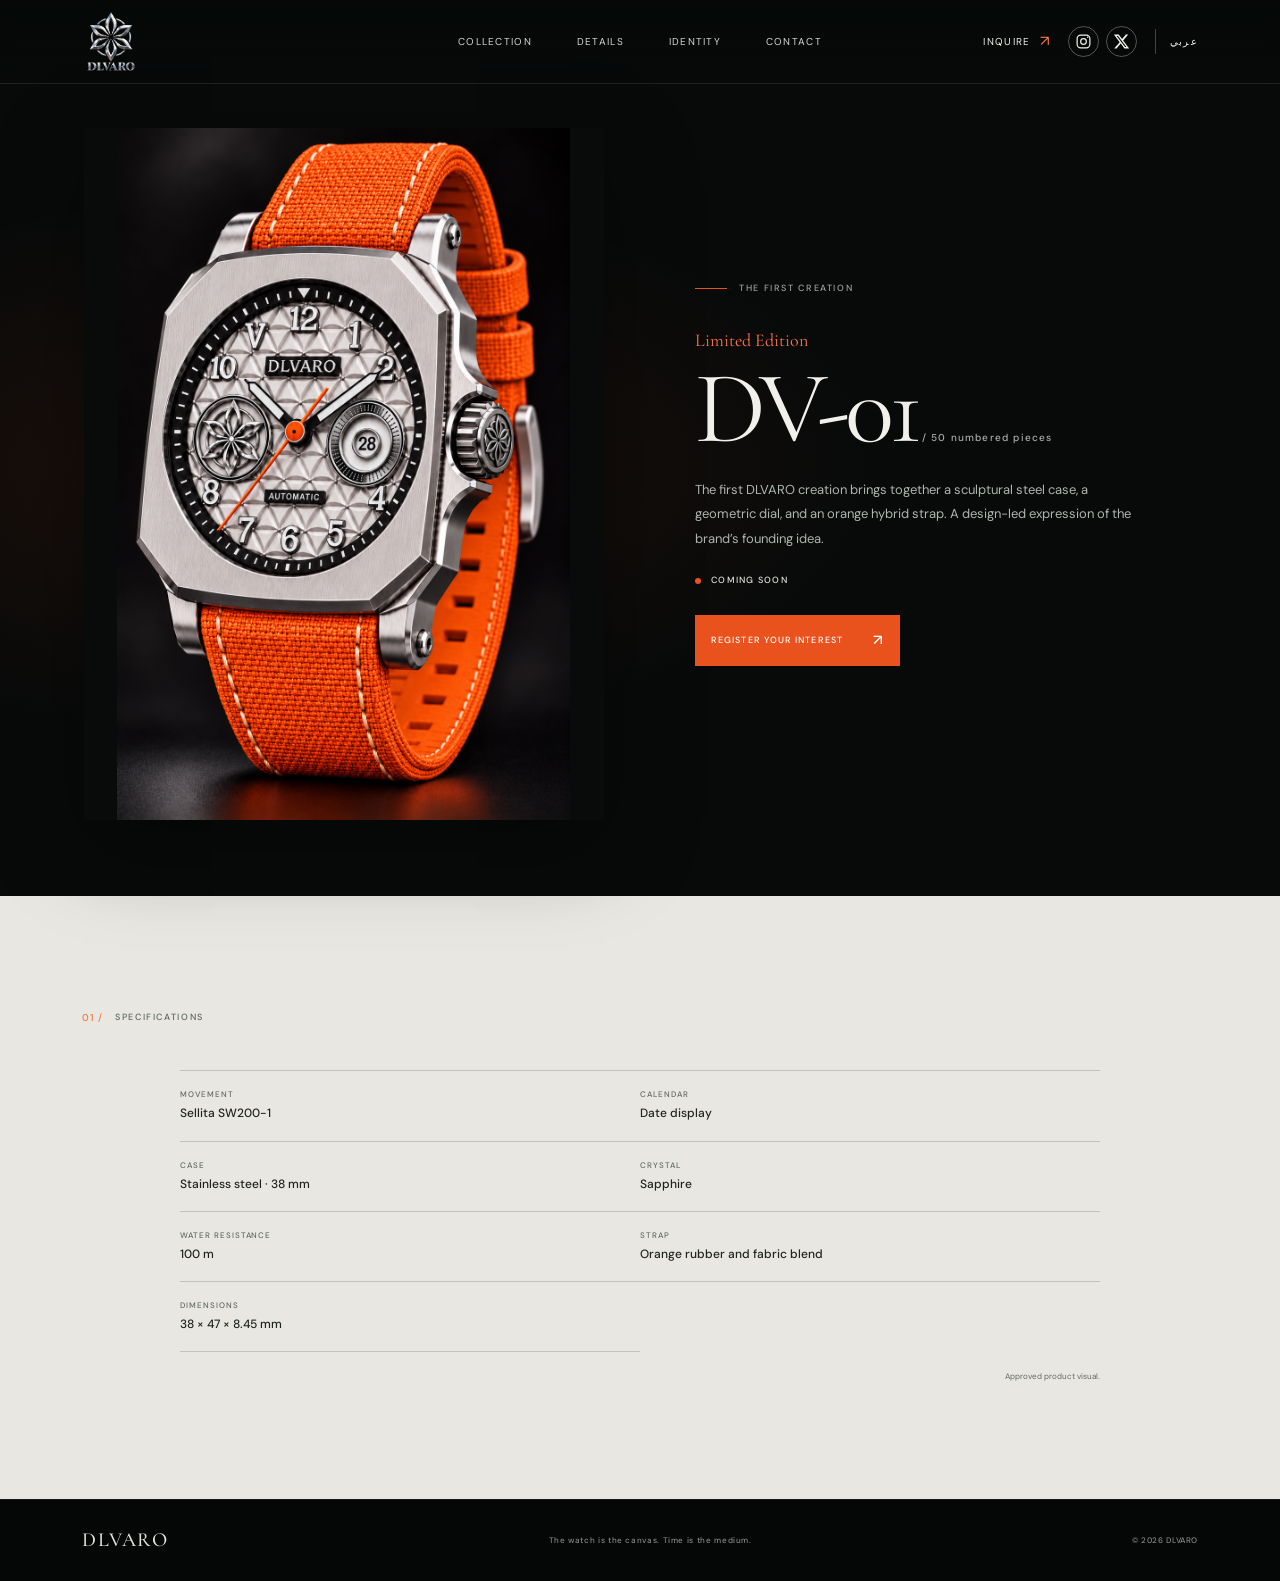
<file: preview/dv-01.html>
<!doctype html>
<html lang="en" dir="ltr">
<head>
  <meta charset="utf-8">
  <meta name="viewport" content="width=device-width, initial-scale=1">
  <meta name="theme-color" content="#090b0b">
  <meta name="description" content="Discover the DLVARO DV-01 Limited Edition: 50 numbered pieces, coming soon.">
  <link rel="alternate" hreflang="en" href="dv-01.html?lang=en">
  <link rel="alternate" hreflang="ar" href="dv-01.html?lang=ar">
  <link rel="alternate" hreflang="x-default" href="dv-01.html?lang=en">
  <title>DV-01 Limited Edition — DLVARO</title>
  <link rel="preconnect" href="https://fonts.googleapis.com">
  <link rel="preconnect" href="https://fonts.gstatic.com" crossorigin>
  <link href="https://fonts.googleapis.com/css2?family=Cormorant+Garamond:wght@400;500;600&family=DM+Sans:wght@400;500;600&family=Noto+Naskh+Arabic:wght@400;500;600&family=Noto+Sans+Arabic:wght@400;500;600&display=swap" rel="stylesheet">
  <link rel="stylesheet" href="styles.css?v=redesign-2">
  <script src="app.js?v=gallery-1" defer></script>
</head>
<body data-page="watch">
  <a class="skip-link" href="#main" data-i18n="skip">Skip to content</a>
  <header class="site-header">
    <a class="brand" href="index.html" aria-label="DLVARO home"><img src="../assets/dlvaro-logo.png" alt="DLVARO emblem and wordmark"></a>
    <nav class="primary-nav" id="primary-nav" aria-label="Primary navigation" data-i18n-aria="navLabel">
      <a href="index.html#collection" data-i18n="navCollection">Collection</a>
      <a href="index.html#gallery" data-i18n="navGallery">Details</a>
      <a href="index.html#identity" data-i18n="navIdentity">Identity</a>
      <a href="index.html#contact" data-i18n="navContact">Contact</a>
    </nav>
    <div class="header-actions">
      <a class="inquire-link" href="index.html#contact"><span data-i18n="navInquire">Inquire</span><span aria-hidden="true">↗</span></a>
      <div class="header-social" aria-label="DLVARO social media">
        <a href="https://www.instagram.com/dlvaroofficial" target="_blank" rel="noopener noreferrer" aria-label="Instagram — DLVARO official profile"><svg class="social-icon instagram-icon" viewBox="0 0 24 24" aria-hidden="true"><rect x="3" y="3" width="18" height="18" rx="5"/><circle cx="12" cy="12" r="4"/><circle class="instagram-dot" cx="18" cy="6" r="1"/></svg></a>
        <a href="https://x.com/dlvaroofficial" target="_blank" rel="noopener noreferrer" aria-label="X — DLVARO official profile"><svg class="social-icon x-icon" viewBox="0 0 24 24" aria-hidden="true"><path d="M18.244 2.25h3.308l-7.227 8.26 8.502 11.24h-6.657l-5.214-6.817-5.967 6.817H1.68l7.73-8.835L1.254 2.25h6.826l4.713 6.231zm-1.161 17.52h1.833L7.084 4.126H5.117z"/></svg></a>
      </div>
      <button class="language-toggle" type="button" aria-label="Switch language">عربي</button>
      <button class="menu-toggle" type="button" aria-label="Open menu" aria-controls="primary-nav" aria-expanded="false"><span></span><span></span></button>
    </div>
  </header>
  <main id="main" class="watch-page">
    <section class="watch-page-hero">
      <div class="watch-page-image reveal"><img src="../assets/dv-01-approved.png" alt="DLVARO DV-01 Limited Edition watch" data-i18n-alt="pageWatchAlt"></div>
      <div class="watch-page-copy reveal">
        <p class="eyebrow"><span class="eyebrow-line"></span><span data-i18n="pageEyebrow">The first creation</span></p>
        <p class="watch-page-edition" data-i18n="watchSubtitle">Limited Edition</p>
        <h1><span data-watch="model">DV-01</span><small> / <span data-watch="editionCount">50</span> <span data-i18n="editionOf">numbered pieces</span></small></h1>
        <p class="watch-page-description" data-watch="description">The first DLVARO creation brings together a sculptural steel case, a geometric dial, and an orange hybrid strap. A design-led expression of the brand’s founding idea.</p>
        <p class="watch-page-status"><span class="orange-dot"></span><span data-watch="availability">Coming soon</span></p>
        <a class="button-solid" href="index.html#contact"><span data-i18n="watchCta">Register your interest</span><span aria-hidden="true">↗</span></a>
      </div>
    </section>
    <section class="watch-page-specs section-pad">
      <div class="section-kicker reveal"><span>01 /</span><span data-i18n="specsKicker">Specifications</span></div>
      <div class="watch-specs large reveal">
        <div><span data-i18n="specMovement">Movement</span><strong data-watch="movement">Sellita SW200-1</strong></div>
        <div><span data-i18n="specCalendar">Calendar</span><strong data-watch="dateDisplay">Date display</strong></div>
        <div><span data-i18n="specCase">Case</span><strong data-watch="case">Stainless steel · 38 mm</strong></div>
        <div><span data-i18n="specCrystal">Crystal</span><strong data-watch="crystal">Sapphire</strong></div>
        <div><span data-i18n="specWater">Water resistance</span><strong data-watch="waterResistance">100 m</strong></div>
        <div><span data-i18n="specStrap">Strap</span><strong data-watch="strap">Orange rubber and fabric blend</strong></div>
        <div><span data-i18n="specDimensions">Dimensions</span><strong data-watch="dimensions">38 × 47 × 8.45 mm</strong></div>
      </div>
      <p class="visual-note" data-i18n="visualNote">Approved product visual</p>
    </section>
  </main>
  <footer class="site-footer"><a class="footer-brand" href="index.html">DLVARO</a><p data-i18n="footerLine">The watch is the canvas. Time is the medium.</p><span>© <span id="year"></span> DLVARO</span></footer>
</body>
</html>
</file>
<file: styles.css>
:root {
  color-scheme: dark;
  --ink: #080a0a;
  --ink-raised: #111414;
  --ink-panel: #171a19;
  --paper: #e8e7e1;
  --paper-soft: #f1f0eb;
  --text-warm: #e6d2b4;
  --text-warm-soft: #d4c2a7;
  --silver: #c9cbc7;
  --silver-muted: #9da29e;
  --orange: #e9511d;
  --orange-light: #ff7543;
  --rule-dark: rgba(238, 240, 234, .16);
  --rule-light: rgba(17, 20, 19, .17);
  --serif: var(--sans);
  --sans: "DM Sans", "Helvetica Neue", Arial, sans-serif;
  --arabic-serif: var(--arabic-sans);
  --arabic-sans: "Noto Sans Arabic", "Geeza Pro", Tahoma, sans-serif;
  --page-pad: clamp(22px, 6.4vw, 112px);
  --content: 1440px;
}
* { box-sizing: border-box; }
.model-code { display: inline-block; white-space: nowrap; font-family: var(--sans) !important; font-variant-numeric: lining-nums; font-feature-settings: normal; font-weight: 500; letter-spacing: .015em; }
.brand-splash {
  position: fixed; z-index: 1000; inset: 0; display: grid; place-items: center; overflow: hidden;
  background: radial-gradient(ellipse at 50% 52%, rgba(225, 230, 225, .08), transparent 31%), #080a0a;
  color: var(--text-warm); opacity: 0; visibility: hidden; pointer-events: none;
  transition: opacity .55s ease, visibility .55s ease;
}
.brand-splash::before {
  content: ""; position: absolute; inset: 0; opacity: .15; pointer-events: none;
  background: linear-gradient(90deg, transparent calc(50% - .5px), rgba(238, 240, 234, .22) 50%, transparent calc(50% + .5px));
}
.splash-pending .brand-splash { opacity: 1; visibility: visible; pointer-events: auto; animation: splash-failsafe 3.2s linear forwards; }
.splash-exit .brand-splash { opacity: 0; pointer-events: none; }
.splash-lockup { position: relative; display: grid; justify-items: center; gap: 20px; opacity: 0; animation: splash-lockup-reveal .95s .12s cubic-bezier(.2,.7,.25,1) forwards; }
.splash-lockup img { width: clamp(180px, 27vw, 310px); max-height: 47svh; object-fit: contain; filter: drop-shadow(0 20px 45px rgba(0,0,0,.55)); }
.splash-lockup p { color: var(--text-warm); font: 500 9px/1.5 var(--sans); letter-spacing: .22em; text-align: center; text-transform: uppercase; }
.splash-rule { position: absolute; top: calc(50% + clamp(110px, 25vh, 230px)); width: 58px; height: 1px; background: var(--orange); transform: scaleX(0); animation: splash-rule-reveal .75s .4s ease-out forwards; }
.splash-skip { position: absolute; z-index: 1; top: 26px; inset-inline-end: var(--page-pad); padding: 9px 12px; border: 1px solid rgba(238,240,234,.28); background: transparent; color: var(--text-warm); cursor: pointer; font: 500 8px/1.5 var(--sans); letter-spacing: .14em; text-transform: uppercase; }
.splash-skip:hover { border-color: var(--orange-light); color: var(--text-warm); }
@keyframes splash-lockup-reveal { from { opacity: 0; transform: translateY(14px) scale(.97); filter: blur(7px); } to { opacity: 1; transform: translateY(0) scale(1); filter: blur(0); } }
@keyframes splash-rule-reveal { to { transform: scaleX(1); } }
@keyframes splash-failsafe { 0%, 82% { opacity: 1; visibility: visible; } 100% { opacity: 0; visibility: hidden; } }
html { scroll-behavior: smooth; scroll-padding-top: 88px; }
body {
  margin: 0;
  background: var(--ink);
  color: var(--text-warm);
  font: 400 14px/1.7 var(--sans);
  -webkit-font-smoothing: antialiased;
  text-rendering: optimizeLegibility;
}
body.menu-open { overflow: hidden; }
a { color: inherit; text-decoration: none; }
button { font: inherit; }
img { display: block; max-width: 100%; }
h1, h2, h3, p, figure { margin: 0; }
::selection { color: var(--text-warm); background: var(--orange); }
:focus-visible { outline: 2px solid var(--orange-light); outline-offset: 4px; }
.skip-link {
  position: fixed; z-index: 100; top: 10px; inset-inline-start: 10px;
  padding: 10px 16px; color: var(--text-warm); background: var(--orange);
  transform: translateY(-160%);
}
.skip-link:focus { transform: translateY(0); }
.site-header {
  position: absolute; inset: 0 0 auto; z-index: 20;
  height: 104px; padding-inline: var(--page-pad);
  display: grid; grid-template-columns: 1fr auto 1fr; align-items: center;
  color: var(--text-warm);
  border-bottom: 1px solid rgba(238, 240, 234, .11);
  background: linear-gradient(180deg, rgba(6, 8, 8, .84), rgba(6, 8, 8, .18));
  backdrop-filter: blur(10px);
}
.brand { width: 96px; height: 100px; display: grid; place-items: center; }
.brand img { width: 92px; height: 98px; object-fit: contain; }
.primary-nav { display: flex; align-items: center; justify-content: center; gap: clamp(22px, 3.5vw, 52px); }
.primary-nav a, .inquire-link, .language-toggle {
  font-size: 10px; letter-spacing: .13em; text-transform: uppercase;
}
.primary-nav a { color: var(--text-warm); transition: color .2s ease; }
.primary-nav a:hover, .social-links a:hover { color: var(--orange-light); }
.header-actions { display: flex; justify-content: flex-end; align-items: center; gap: 18px; }
.inquire-link { display: inline-flex; align-items: center; gap: 9px; white-space: nowrap; }
.inquire-link span:last-child { color: var(--orange-light); font-size: 15px; }
.header-social { display: flex; align-items: center; gap: 7px; }
.header-social a {
  width: 31px; height: 31px; display: grid; place-items: center; border-radius: 50%;
  color: var(--text-warm); border: 1px solid rgba(238, 240, 234, .32);
  transition: color .2s ease, border-color .2s ease, background .2s ease;
}
.header-social a:hover { color: var(--orange-light); border-color: var(--orange-light); background: rgba(233, 81, 29, .1); }
.social-icon { display: block; width: 17px; height: 17px; flex: none; }
.instagram-icon { fill: none; stroke: currentColor; stroke-width: 1.7; }
.instagram-dot { fill: currentColor; stroke: none; }
.x-icon { fill: currentColor; }
.language-toggle {
  color: var(--text-warm); cursor: pointer; border: 0;
  border-inline-start: 1px solid rgba(238, 240, 234, .25);
  background: transparent; padding: 4px 0 4px 14px; white-space: nowrap;
}
.menu-toggle { display: none; }

main, footer { overflow: clip; }
.hero {
  position: relative; isolation: isolate; overflow: hidden;
  min-height: min(900px, 100svh); padding: 124px var(--page-pad) 76px;
  display: grid; grid-template-columns: minmax(0, .92fr) minmax(0, 1.08fr);
  align-items: center; gap: clamp(32px, 5.5vw, 84px);
  background:
    radial-gradient(ellipse at 73% 49%, rgba(218, 224, 217, .075), transparent 32%),
    radial-gradient(ellipse at 50% 80%, rgba(233, 81, 29, .11), transparent 32%),
    var(--ink);
}
.hero::before {
  content: ""; position: absolute; z-index: -1; inset: 0;
  opacity: .14; pointer-events: none;
  background: linear-gradient(90deg, transparent 49.94%, rgba(236, 238, 233, .16) 50%, transparent 50.06%);
}
.hero-grain {
  position: absolute; z-index: -1; inset: 0; pointer-events: none; opacity: .08;
  background-image: url("data:image/svg+xml,%3Csvg viewBox='0 0 180 180' xmlns='http://www.w3.org/2000/svg'%3E%3Cfilter id='n'%3E%3CfeTurbulence type='fractalNoise' baseFrequency='.94' numOctaves='3' stitchTiles='stitch'/%3E%3C/filter%3E%3Crect width='100%25' height='100%25' filter='url(%23n)' opacity='.18'/%3E%3C/svg%3E");
}
.hero-copy { position: relative; z-index: 2; max-width: 590px; }
.eyebrow, .section-kicker {
  display: flex; align-items: center; gap: 12px;
  color: var(--text-warm); font: 500 9px/1.5 var(--sans);
  letter-spacing: .18em; text-transform: uppercase;
}
.eyebrow-line { width: 32px; height: 1px; background: var(--orange); }
.hero h1 {
  margin: 34px 0 15px; max-width: 680px;
  color: var(--text-warm); font: 400 clamp(58px, 6.3vw, 92px)/.91 var(--serif);
  letter-spacing: -.042em; text-wrap: balance;
}
.hero h1 em { color: var(--text-warm-soft); font-weight: 400; }
.hero-subtitle { color: var(--text-warm); font: 400 clamp(20px, 2.1vw, 26px)/1.2 var(--serif); margin-bottom: 27px; }
.text-link {
  width: fit-content; display: inline-flex; align-items: center; gap: 19px;
  padding: 11px 0; border-bottom: 1px solid rgba(238, 240, 234, .36);
  color: var(--text-warm); font: 500 9px/1.4 var(--sans);
  letter-spacing: .15em; text-transform: uppercase;
}
.link-arrow { color: var(--orange-light); font-size: 16px; transition: transform .2s ease; }
.text-link:hover .link-arrow { transform: translate(3px, 3px); }
.hero-technical {
  display: grid; grid-template-columns: 1.1fr 1fr .8fr; gap: 10px;
  margin-top: 36px; padding: 14px 0 12px;
  border-top: 1px solid var(--rule-dark); border-bottom: 1px solid var(--rule-dark);
}
.hero-technical div { display: flex; flex-direction: column; gap: 4px; min-width: 0; }
.hero-technical div + div { padding-inline-start: 12px; border-inline-start: 1px solid var(--rule-dark); }
.hero-technical span { color: var(--text-warm); font: 500 8px/1.4 var(--sans); letter-spacing: .12em; text-transform: uppercase; }
.hero-technical strong { color: var(--text-warm); font: 500 10px/1.5 var(--sans); white-space: nowrap; }
.hero-product { position: relative; z-index: 1; width: min(100%, 470px); justify-self: center; }
.hero-image-frame {
  position: relative; width: 100%; aspect-ratio: 1087 / 1446; max-height: min(72svh, 740px);
  overflow: hidden; background: #090b0b; box-shadow: 0 28px 84px rgba(0, 0, 0, .42);
}
.hero-image-frame::after { content: ""; position: absolute; inset: 0; border: 1px solid rgba(238, 240, 234, .12); pointer-events: none; }
.hero-image-frame img { width: 100%; height: 100%; object-fit: contain; }
.hero-index {
  position: absolute; inset-inline-start: -31px; bottom: 62px;
  display: flex; flex-direction: column; align-items: center; gap: 9px;
  color: var(--text-warm-soft); font: 400 12px/1 var(--serif);
}
.index-rule { width: 1px; height: 48px; background: var(--orange); }
.hero-caption {
  position: absolute; inset-inline-end: 0; bottom: -29px;
  color: var(--text-warm); font: 500 8px/1.4 var(--sans); letter-spacing: .12em; text-transform: uppercase;
}
.hero-bottom {
  position: absolute; inset: auto var(--page-pad) 20px; z-index: 2;
  display: flex; justify-content: space-between; gap: 18px;
  color: var(--text-warm); font: 500 8px/1.4 var(--sans); letter-spacing: .14em; text-transform: uppercase;
}
.hero-bottom span:nth-child(2) { color: var(--text-warm); }
.section-pad { padding: clamp(82px, 9vw, 136px) var(--page-pad); }
.manifesto {
  position: relative; overflow: hidden; min-height: 560px;
  background: #111414; color: var(--text-warm);
}
.section-kicker span:first-child { color: var(--orange-light); font: 500 10px/1 var(--sans); letter-spacing: .08em; }
.manifesto-body { position: relative; z-index: 1; max-width: 1050px; margin: 66px auto 0; }
.manifesto h2 {
  max-width: 920px; margin-bottom: 36px;
  color: var(--text-warm); font: 400 clamp(39px, 5.1vw, 68px)/1.05 var(--serif);
  letter-spacing: -.027em; text-wrap: balance;
}
.manifesto h2 em { color: var(--orange-light); font-weight: 400; }
.manifesto-detail {
  display: grid; grid-template-columns: 1fr 1fr; gap: clamp(28px, 6vw, 80px);
  max-width: 850px; margin-inline-start: 18%; color: var(--text-warm);
  font: 400 13px/1.9 var(--sans);
}
.manifesto-note {
  padding-inline-start: 20px; border-inline-start: 1px solid var(--orange);
  color: var(--text-warm); font: 400 18px/1.5 var(--serif);
}
.manifesto-stamp {
  position: absolute; inset-inline-end: var(--page-pad); bottom: 22px;
  width: clamp(86px, 10vw, 140px); aspect-ratio: 1;
  opacity: .38; mix-blend-mode: screen; pointer-events: none;
}
.manifesto-stamp img, .orbit-core img { display: block; width: 100%; height: 100%; object-fit: contain; }
.collection { background: var(--paper); color: var(--ink); }
.collection .section-kicker, .story .section-kicker { color: #616862; }
.collection-heading { display: flex; justify-content: space-between; align-items: end; gap: 28px; margin-bottom: 38px; }
.collection-heading p { color: #515852; font: 400 18px/1.5 var(--serif); }
.watch-card {
  display: grid; grid-template-columns: minmax(240px, .75fr) minmax(0, 1.25fr);
  min-height: 520px; background: var(--ink); color: var(--text-warm);
}
.watch-edition-panel {
  position: relative; overflow: hidden; min-height: 470px; padding: 40px;
  display: flex; flex-direction: column; justify-content: center; align-items: center;
  background: radial-gradient(ellipse at 50% 54%, rgba(221, 225, 219, .1), transparent 55%), #0a0c0c;
  border-inline-end: 1px solid var(--rule-dark); text-align: center;
}
.watch-edition-panel::before, .watch-edition-panel::after {
  content: ""; position: absolute; width: 68%; height: 1px; background: rgba(238, 240, 234, .1);
}
.watch-edition-panel::before { top: 26%; }
.watch-edition-panel::after { bottom: 26%; }
.edition-overline { color: var(--text-warm); font: 500 8px/1.4 var(--sans); letter-spacing: .2em; }
.watch-edition-panel strong { color: var(--text-warm); font: 400 clamp(110px, 15vw, 210px)/.9 var(--serif); letter-spacing: -.06em; }
.watch-edition-panel>span:nth-of-type(2) { color: var(--text-warm); font: 500 8px/1.4 var(--sans); letter-spacing: .17em; text-transform: uppercase; }
.edition-divider { width: 35px; height: 1px; margin: 27px 0 18px; background: var(--orange); }
.edition-mark { color: var(--text-warm-soft); font: 400 15px/1.2 var(--serif); letter-spacing: .12em; }
.watch-information { padding: clamp(34px, 5.4vw, 74px); display: flex; flex-direction: column; align-items: flex-start; }
.watch-topline { display: flex; align-items: center; gap: 12px; color: var(--text-warm); font: 500 8px/1.5 var(--sans); letter-spacing: .14em; text-transform: uppercase; }
.orange-dot { width: 6px; height: 6px; flex: none; border-radius: 50%; background: var(--orange); }
.watch-information h2 { margin-top: 24px; color: var(--text-warm); font: 400 clamp(66px, 8vw, 104px)/.92 var(--serif); letter-spacing: -.05em; }
.watch-subtitle { margin: 4px 0 20px; color: var(--orange-light); font: 400 18px/1.4 var(--serif); }
.watch-description { max-width: 490px; margin-bottom: 27px; color: var(--text-warm); font: 400 12px/1.85 var(--sans); }
.watch-specs { display: grid; grid-template-columns: repeat(2, minmax(0, 1fr)); width: 100%; margin-bottom: 27px; border-top: 1px solid var(--rule-dark); }
.watch-specs div { display: flex; flex-direction: column; gap: 4px; min-width: 0; padding: 12px 10px 12px 0; border-bottom: 1px solid var(--rule-dark); }
.watch-specs span { color: var(--text-warm); font: 500 8px/1.5 var(--sans); letter-spacing: .12em; text-transform: uppercase; }
.watch-specs strong { color: var(--text-warm); font: 500 10px/1.6 var(--sans); }
.button-outline, .button-solid {
  display: inline-flex; align-items: center; justify-content: space-between; gap: 26px;
  min-width: 205px; padding: 13px 15px; border: 1px solid rgba(238, 240, 234, .4);
  color: var(--text-warm); font: 500 9px/1.5 var(--sans); letter-spacing: .12em; text-transform: uppercase;
  transition: background .2s ease, border-color .2s ease, color .2s ease;
}
.button-outline:hover { border-color: var(--orange); background: var(--orange); color: var(--text-warm); }
.button-outline span:last-child, .button-solid span:last-child { color: var(--orange-light); font-size: 15px; }
.button-solid { border-color: var(--orange); background: var(--orange); color: var(--text-warm); }
.button-solid:hover { border-color: var(--orange-light); background: var(--orange-light); }
.button-solid span:last-child { color: var(--text-warm); }
.coming-soon { margin-top: 12px; color: var(--text-warm); font: 500 9px/1.5 var(--sans); letter-spacing: .1em; }
.watch-page-link { margin-top: 18px; color: var(--text-warm); font-size: 10px; border-bottom: 1px solid rgba(238, 240, 234, .28); padding-bottom: 5px; }
.collection .visual-note { margin-top: 15px; color: #6b726c; text-align: end; font-size: 8px; }
.product-gallery { background: #0b0e0e; color: var(--text-warm); }
.product-gallery .section-kicker { color: var(--text-warm); }
.gallery-heading { display: grid; grid-template-columns: .7fr 1.3fr auto; align-items: start; gap: 30px; margin-bottom: 30px; }
.gallery-heading h2 { margin: 0 0 16px; color: var(--text-warm); font: 400 clamp(48px, 6.2vw, 84px)/.95 var(--serif); letter-spacing: -.04em; text-wrap: balance; }
.gallery-heading h2 em { color: var(--text-warm-soft); font-weight: 400; }
.gallery-heading p { max-width: 440px; color: var(--text-warm); font: 400 13px/1.8 var(--sans); }
.gallery-controls { display: flex; align-items: center; align-self: end; gap: 12px; padding-bottom: 3px; }
.gallery-controls button { width: 38px; height: 38px; display: grid; place-items: center; border: 1px solid rgba(238,240,234,.3); border-radius: 50%; background: transparent; color: var(--text-warm); cursor: pointer; transition: border-color .2s ease, color .2s ease, background .2s ease; }
.gallery-controls button:hover:not(:disabled) { border-color: var(--orange); background: var(--orange); color: var(--text-warm); }
.gallery-controls button:disabled { opacity: .35; cursor: default; }
.gallery-controls button span { font: 400 18px/1 var(--sans); }
.gallery-progress { min-width: 56px; color: var(--text-warm); font: 500 9px/1 var(--sans); letter-spacing: .12em; text-align: center; }
.gallery-progress strong { color: var(--orange-light); font-weight: 600; }
.gallery-grid { display: flex; align-items: stretch; gap: 14px; overflow-x: auto; padding-bottom: 4px; direction: ltr; scroll-snap-type: x mandatory; scroll-behavior: smooth; overscroll-behavior-inline: contain; scrollbar-width: none; -webkit-overflow-scrolling: touch; }
.gallery-grid::-webkit-scrollbar { display: none; }
.gallery-card {
  display: flex; flex: 0 0 clamp(280px, 31vw, 390px); flex-direction: column; min-width: 0; height: clamp(450px, 45vw, 560px); margin: 0; padding: 10px;
  overflow: hidden; border: 1px solid rgba(238, 240, 234, .13); background: #111414; scroll-snap-align: start;
}
.gallery-card img { width: 100%; height: calc(100% - 44px); min-height: 0; object-fit: contain; background: #090b0b; }
.gallery-card figcaption { min-height: 44px; display: flex; align-items: center; gap: 13px; padding-inline: 7px; color: var(--text-warm); }
.gallery-card figcaption span { color: var(--orange-light); font: 500 9px/1 var(--sans); letter-spacing: .14em; }
.gallery-card figcaption strong { font: 500 9px/1.5 var(--sans); letter-spacing: .12em; text-transform: uppercase; }
.philosophy {
  min-height: 640px; padding-block: clamp(82px, 10vw, 140px);
  display: grid; grid-template-columns: minmax(0, .95fr) minmax(0, 1.05fr);
  align-items: center; gap: clamp(38px, 7vw, 104px); overflow: hidden;
  background: radial-gradient(ellipse at 24% 50%, rgba(231, 235, 230, .065), transparent 38%), #111414;
}
.philosophy-visual { position: relative; width: 100%; max-width: 490px; aspect-ratio: 1; margin-inline: auto; display: grid; place-items: center; background: radial-gradient(circle, rgba(233, 81, 29, .1), transparent 62%); }
.orbit { position: absolute; border: 1px solid rgba(231, 234, 228, .24); border-radius: 50%; transform: rotate(-25deg); }
.orbit-one { width: 78%; height: 58%; }
.orbit-two { width: 57%; height: 84%; border-color: rgba(233, 81, 29, .6); transform: rotate(48deg); }
.orbit-core { width: 65%; aspect-ratio: 1; mix-blend-mode: screen; }
.orbit-label { position: absolute; inset-inline-end: 14%; bottom: 14%; color: var(--text-warm); font: 500 8px/1.4 var(--sans); letter-spacing: .18em; }
.philosophy-copy { max-width: 560px; }
.philosophy .section-kicker, .contact .section-kicker { color: var(--text-warm); }
.philosophy h2 { margin: 35px 0 22px; color: var(--text-warm); font: 400 clamp(52px, 6.3vw, 82px)/.96 var(--serif); letter-spacing: -.04em; }
.philosophy h2 em { color: var(--orange-light); font-weight: 400; }
.philosophy-copy>p { max-width: 470px; margin-bottom: 27px; color: var(--text-warm); font: 400 12px/1.9 var(--sans); }
.story { background: var(--paper-soft); color: var(--ink); padding-block: clamp(92px, 10vw, 140px) 95px; }
.story .section-kicker { color: #5e665f; }
.story-grid { display: grid; grid-template-columns: 1fr 1fr; align-items: end; gap: 10%; margin: 64px 0 76px; }
.story h2 { color: var(--ink); font: 400 clamp(52px, 7vw, 88px)/.98 var(--serif); letter-spacing: -.05em; text-wrap: balance; }
.story h2 em { color: var(--orange); font-weight: 400; }
.story-text { max-width: 500px; color: #555d56; font: 400 13px/1.9 var(--sans); }
.story-signoff { margin-top: 28px; color: #202421; font: 500 18px/1.5 var(--serif); }
.story-rule { display: flex; align-items: center; gap: 15px; color: #6f776f; font: 500 8px/1.4 var(--sans); letter-spacing: .14em; text-align: center; }
.story-rule span:first-child, .story-rule span:last-child { height: 1px; flex: 1; background: #c2c7c0; }
.contact { padding-block: 105px 66px; background: #090b0b; color: var(--text-warm); }
.contact-top { display: flex; justify-content: space-between; align-items: center; gap: 24px; }
.contact-top>p { margin: 0; color: var(--text-warm); font: 500 8px/1.5 var(--sans); letter-spacing: .14em; text-transform: uppercase; }
.contact-title { margin: 66px 0 34px; color: var(--text-warm); font: 400 clamp(58px, 8vw, 108px)/.94 var(--serif); letter-spacing: -.04em; text-wrap: balance; }
.contact-title em { color: var(--orange-light); font-weight: 400; }
.contact-actions { display: flex; flex-wrap: wrap; gap: 11px; }
.social-links { display: flex; align-items: center; flex-wrap: wrap; gap: 20px 30px; margin-top: 82px; padding-top: 20px; border-top: 1px solid var(--rule-dark); color: var(--text-warm); font: 500 9px/1.6 var(--sans); }
.social-links a { display: inline-flex; align-items: center; gap: 8px; transition: color .2s ease; }
.social-links .social-icon { width: 17px; height: 17px; }
.site-footer {
  min-height: 82px; padding: 18px var(--page-pad);
  display: flex; align-items: center; justify-content: space-between; gap: 20px;
  border-top: 1px solid rgba(238, 240, 234, .08); background: #050606;
  color: var(--text-warm); font: 500 8px/1.5 var(--sans); letter-spacing: .08em;
}
.footer-brand { color: var(--text-warm); font: 500 20px/1 var(--serif); letter-spacing: .08em; }
.watch-page { background: var(--ink); color: var(--text-warm); }
.watch-page-hero {
  min-height: 760px; padding: 128px var(--page-pad) 76px;
  display: grid; grid-template-columns: minmax(0, 1.02fr) minmax(0, .98fr);
  align-items: center; gap: clamp(38px, 7vw, 100px);
  background: radial-gradient(ellipse at 50% 52%, rgba(233, 81, 29, .1), transparent 42%), var(--ink);
}
.watch-page-image { width: min(100%, 520px); justify-self: center; overflow: hidden; background: #090b0b; box-shadow: 0 28px 84px rgba(0, 0, 0, .4); }
.watch-page-image img { width: 100%; aspect-ratio: 1087 / 1446; object-fit: contain; }
.watch-page-copy { max-width: 560px; }
.watch-page-copy .eyebrow { margin-bottom: 33px; }
.watch-page-edition { margin-bottom: 6px; color: var(--orange-light); font: 400 18px/1.4 var(--serif); }
.watch-page-copy h1 { margin: 0 0 22px; color: var(--text-warm); font: 400 clamp(68px, 8vw, 112px)/.94 var(--serif); letter-spacing: -.05em; }
.watch-page-copy h1 small { color: var(--text-warm); font: 500 10px/1.5 var(--sans); letter-spacing: .12em; white-space: nowrap; }
.watch-page-description { max-width: 450px; margin-bottom: 22px; color: var(--text-warm); font: 400 13px/1.9 var(--sans); }
.watch-page-status { display: flex; align-items: center; gap: 10px; margin-bottom: 28px; color: var(--text-warm); font: 500 9px/1.5 var(--sans); letter-spacing: .14em; text-transform: uppercase; }
.watch-page-specs { background: var(--paper); color: var(--ink); }
.watch-page-specs .section-kicker { color: #5e665f; }
.watch-page-specs .watch-specs { max-width: 920px; margin: 46px auto 0; border-top-color: var(--rule-light); }
.watch-page-specs .watch-specs div { padding: 17px 12px 17px 0; border-bottom-color: var(--rule-light); }
.watch-page-specs .watch-specs span { color: #626a63; }
.watch-page-specs .watch-specs strong { color: #202421; font: 500 12px/1.6 var(--sans); }
.watch-page-specs .visual-note { max-width: 920px; margin: 18px auto 0; color: #626a63; text-align: end; font-size: 8px; }

html[dir="rtl"] body { font-family: var(--arabic-sans); font-size: 14px; line-height: 1.9; }
html[dir="rtl"] .hero h1, html[dir="rtl"] .manifesto h2, html[dir="rtl"] .manifesto-note,
html[dir="rtl"] .collection-heading p, html[dir="rtl"] .watch-information h2,
html[dir="rtl"] .watch-subtitle, html[dir="rtl"] .gallery-heading h2,
html[dir="rtl"] .philosophy h2, html[dir="rtl"] .story h2,
html[dir="rtl"] .story-signoff, html[dir="rtl"] .contact-title,
html[dir="rtl"] .watch-page-copy h1, html[dir="rtl"] .watch-page-edition {
  font-family: var(--arabic-serif); letter-spacing: 0;
}
html[dir="rtl"] h1, html[dir="rtl"] h2, html[dir="rtl"] h3 { line-height: 1.3; }
html[dir="rtl"] em { font-style: normal; }
html[dir="rtl"] .hero-copy, html[dir="rtl"] .manifesto-body, html[dir="rtl"] .watch-information,
html[dir="rtl"] .philosophy-copy, html[dir="rtl"] .story-grid, html[dir="rtl"] .contact-title,
html[dir="rtl"] .watch-page-copy, html[dir="rtl"] .gallery-heading { text-align: right; }
html[dir="rtl"] .manifesto-detail { margin-inline-start: 18%; }
html[dir="rtl"] .watch-edition-panel { border-inline-end: 1px solid var(--rule-dark); }
html[dir="rtl"] .hero-bottom { direction: rtl; }
html[dir="rtl"] .hero-technical { text-align: right; }
html[dir="rtl"] .watch-specs div { padding: 12px 0 12px 10px; text-align: right; }
html[dir="rtl"] .watch-page-specs .watch-specs div { padding: 17px 0 17px 12px; }
html[dir="rtl"] .watch-page-status { flex-direction: row-reverse; }
html[dir="rtl"] .orbit-label { inset-inline-end: auto; inset-inline-start: 14%; }
html[dir="rtl"] .story-rule { direction: rtl; }
html[dir="rtl"] .contact-top { direction: rtl; }
html[dir="rtl"] .watch-page-copy h1 small { font-family: var(--arabic-sans); letter-spacing: .04em; }
html[dir="rtl"] .gallery-card figcaption { direction: rtl; }
html[dir="rtl"] .watch-information { align-items: flex-start; }

.js .reveal { opacity: 0; transform: translateY(26px); transition: opacity .8s ease, transform .85s cubic-bezier(.2, .65, .3, 1); transition-delay: var(--reveal-delay, 0s); }
.js .reveal.is-visible { opacity: 1; transform: translateY(0); }
.gallery-card:nth-child(2n) { --reveal-delay: .1s; }
.hero-copy.is-visible > *, .gallery-heading.is-visible h2, .gallery-heading.is-visible p {
  animation: page-arrive .85s cubic-bezier(.2,.65,.3,1) backwards;
}
.hero-copy.is-visible > h1 { animation-delay: .08s; }
.hero-copy.is-visible > .hero-subtitle { animation-delay: .16s; }
.hero-copy.is-visible > .text-link { animation-delay: .24s; }
.hero-copy.is-visible > .hero-technical { animation-delay: .32s; }
.gallery-heading.is-visible p { animation-delay: .14s; }
.gallery-card img { transition: transform .7s cubic-bezier(.2,.65,.3,1); }
.gallery-card.is-visible img { animation: detail-arrive 1.1s cubic-bezier(.2,.65,.3,1) backwards; }
.gallery-card:focus-within { border-color: var(--orange-light); }
.gallery-controls button { transition: transform .25s ease, border-color .2s ease, color .2s ease, background .2s ease; }
.gallery-controls button:active:not(:disabled) { transform: scale(.92); }
@media (hover: hover) and (pointer: fine) {
  .gallery-card:hover { border-color: rgba(233,81,29,.6); box-shadow: inset 0 -2px 0 rgba(233,81,29,.4); }
  .gallery-card:hover img { transform: scale(1.025); }
  .brand img { transition: transform .35s ease; }
  .brand:hover img { transform: scale(1.04); }
}
@keyframes page-arrive { from { opacity: 0; transform: translateY(18px); } to { opacity: 1; transform: translateY(0); } }
@keyframes detail-arrive { from { opacity: .45; transform: scale(1.045); } to { opacity: 1; transform: scale(1); } }
@media (max-width: 1050px) {
  :root { --page-pad: clamp(24px, 5vw, 58px); }
  .site-header { grid-template-columns: .5fr 1fr 1.1fr; }
  .primary-nav { gap: clamp(16px, 2.2vw, 28px); }
  .header-actions { gap: 12px; }
  .hero { grid-template-columns: minmax(0, .94fr) minmax(0, 1.06fr); gap: 32px; }
  .hero h1 { font-size: clamp(56px, 6.3vw, 72px); }
  .hero-product { width: min(100%, 410px); }
  .hero-technical { gap: 7px; }
  .hero-technical strong { font-size: 9px; }
  .watch-information { padding: 38px; }
  .gallery-card { flex-basis: clamp(280px, 38vw, 360px); height: 470px; }
}
@media (max-width: 820px) {
  .site-header { height: 88px; grid-template-columns: 68px 1fr; }
  .primary-nav {
    position: fixed; inset: 88px 0 0; z-index: 30;
    display: flex; flex-direction: column; align-items: flex-start; justify-content: center;
    gap: 24px; padding: 34px var(--page-pad); background: rgba(8, 10, 10, .98);
    opacity: 0; visibility: hidden; transform: translateY(-8px); transition: opacity .2s ease, transform .2s ease, visibility .2s;
  }
  .primary-nav a { color: var(--text-warm); font: 400 32px/1.2 var(--serif); letter-spacing: 0; text-transform: none; }
  .menu-open .primary-nav { opacity: 1; visibility: visible; transform: translateY(0); }
  .header-actions { grid-column: 2; gap: 12px; }
  .menu-toggle { width: 26px; height: 28px; padding: 5px; display: flex; flex-direction: column; justify-content: center; gap: 6px; border: 0; background: transparent; }
  .menu-toggle span { width: 16px; height: 1px; background: var(--paper-soft); transition: transform .2s ease; }
  .menu-toggle[aria-expanded="true"] span:first-child { transform: translateY(3.5px) rotate(45deg); }
  .menu-toggle[aria-expanded="true"] span:last-child { transform: translateY(-3.5px) rotate(-45deg); }
  .hero { min-height: 0; padding-top: 125px; padding-bottom: 82px; grid-template-columns: 1fr 1fr; gap: 30px; }
  .hero h1 { font-size: clamp(54px, 7vw, 70px); }
  .hero-product { width: min(100%, 390px); }
  .hero-technical { grid-template-columns: 1fr; gap: 0; margin-top: 28px; }
  .hero-technical div { padding: 8px 0; display: grid; grid-template-columns: .8fr 1.2fr; align-items: baseline; }
  .hero-technical div + div { padding-inline-start: 0; border-inline-start: 0; border-top: 1px solid var(--rule-dark); }
  .hero-technical span, .hero-technical strong { font-size: 9px; }
  .hero-bottom { bottom: 19px; }
  .manifesto { min-height: auto; }
  .manifesto-detail { margin-inline-start: 9%; }
  .watch-card { grid-template-columns: minmax(230px, .72fr) minmax(0, 1.28fr); }
  .watch-edition-panel { min-height: 520px; padding: 24px; }
  .watch-information { padding: 34px 28px; }
  .watch-information h2 { font-size: 76px; }
  .watch-specs strong { font-size: 9px; }
  .gallery-heading { grid-template-columns: .65fr 1.35fr; }
  .gallery-heading .gallery-controls { grid-column: 2; justify-self: end; margin-top: 18px; }
  .gallery-grid { gap: 10px; }
  .gallery-card { flex-basis: min(68vw, 340px); height: 440px; }
  .philosophy { min-height: 520px; gap: 36px; }
  .watch-page-hero { min-height: 670px; gap: 36px; }
  .watch-page-copy h1 { font-size: clamp(64px, 8vw, 84px); }
}
@media (max-width: 620px) {
  html { scroll-padding-top: 88px; }
  :root { --page-pad: 20px; }
  body { font-size: 13px; }
  .site-header { height: 88px; padding-inline: 18px; grid-template-columns: 68px 1fr; }
  .brand { width: 66px; height: 82px; }
  .brand img { width: 66px; height: 80px; }
  .header-actions { gap: 9px; }
  .header-social { gap: 5px; }
  .header-social a { width: 27px; height: 27px; }
  .header-social .social-icon { width: 15px; height: 15px; }
  .inquire-link { gap: 5px; font-size: 8px; letter-spacing: .07em; }
  .language-toggle { padding-inline-start: 8px; font-size: 9px; letter-spacing: .04em; }
  .menu-toggle { width: 23px; }
  .primary-nav { inset-block-start: 88px; }
  .primary-nav a { font-size: 30px; }
  .hero { display: flex; flex-direction: column; align-items: stretch; gap: 32px; padding: 112px 20px 76px; }
  .hero-copy { order: 1; max-width: 100%; }
  .hero-product { order: 2; width: min(78vw, 360px); margin: 0 auto 4px; }
  .hero h1 { max-width: 100%; margin: 27px 0 12px; font-size: clamp(52px, 13vw, 68px); line-height: 1.02; }
  .hero-subtitle { margin-bottom: 19px; font-size: 20px; }
  .hero-technical { margin-top: 25px; grid-template-columns: 1fr 1fr; gap: 0 12px; }
  .hero-technical div { grid-template-columns: 1fr; gap: 3px; }
  .hero-technical div + div { padding-inline-start: 8px; border-inline-start: 1px solid var(--rule-dark); border-top: 0; }
  .hero-technical div:last-child { grid-column: 1 / -1; display: flex; flex-direction: row; align-items: baseline; gap: 8px; border-top: 1px solid var(--rule-dark); padding-top: 8px; }
  .hero-technical span, .hero-technical strong { font-size: 8px; }
  .hero-image-frame { width: 100%; max-height: none; }
  .hero-index { inset-inline-start: -20px; bottom: 49px; gap: 7px; font-size: 10px; }
  .index-rule { height: 38px; }
  .hero-caption { bottom: -25px; font-size: 7px; }
  .hero-bottom { position: relative; inset: auto; order: 3; margin-top: 0; gap: 8px; font-size: 6px; letter-spacing: .08em; }
  .hero-bottom span:nth-child(2) { display: none; }
  .section-pad { padding: 76px 20px; }
  .manifesto { padding-bottom: 92px; }
  .manifesto-body { margin: 43px 0 0; }
  .manifesto h2 { margin-bottom: 25px; font-size: clamp(35px, 9.3vw, 47px); line-height: 1.25; }
  .manifesto-detail { display: block; margin: 0; font-size: 12px; line-height: 1.9; }
  .manifesto-note { max-width: 420px; margin-top: 20px; padding-inline-start: 15px; font-size: 17px; line-height: 1.65; }
  .manifesto-stamp { inset-inline-end: 18px; bottom: 17px; width: 82px; }
  .collection { padding-block: 76px 65px; }
  .collection-heading { display: block; margin-bottom: 25px; }
  .collection-heading p { margin-top: 15px; font-size: 16px; }
  .watch-card { display: flex; flex-direction: column; min-height: 0; }
  .watch-edition-panel { min-height: 260px; padding: 24px 20px; border-inline-end: 0; border-bottom: 1px solid var(--rule-dark); }
  .watch-edition-panel::before { top: 20%; width: 76%; }
  .watch-edition-panel::after { bottom: 20%; width: 76%; }
  .watch-edition-panel strong { font-size: 112px; }
  .edition-divider { margin: 13px 0 10px; }
  .watch-information { padding: 27px 22px 30px; }
  .watch-information h2 { margin-top: 18px; font-size: 68px; }
  .watch-subtitle { margin-bottom: 16px; }
  .watch-description { margin-bottom: 22px; font-size: 11px; }
  .watch-specs { margin-bottom: 22px; }
  .watch-specs div { padding-block: 10px; }
  .watch-specs span { font-size: 7px; }
  .watch-specs strong { font-size: 9px; line-height: 1.5; }
  .button-outline, .button-solid { min-width: 205px; }
  .collection .visual-note { text-align: start; }
  .product-gallery { padding-block: 76px 64px; }
  .gallery-heading { display: block; margin-bottom: 22px; }
  .gallery-heading>div:nth-child(2) { margin-top: 21px; }
  .gallery-heading h2 { font-size: clamp(46px, 12vw, 64px); line-height: 1.18; }
  .gallery-heading p { font-size: 12px; }
  .gallery-heading .gallery-controls { margin-top: 17px; }
  .gallery-controls { gap: 9px; }
  .gallery-controls button { width: 35px; height: 35px; }
  .gallery-grid { gap: 10px; margin-inline: -20px; padding: 0 20px 4px; scroll-padding-inline: 20px; }
  .gallery-card { flex-basis: min(78vw, 330px); height: min(110vw, 455px); min-height: 380px; }
  .gallery-card { padding: 8px; }
  .gallery-card img { height: calc(100% - 40px); }
  .gallery-card figcaption { min-height: 40px; gap: 10px; }
  .gallery-card figcaption strong { font-size: 8px; }
  .philosophy { display: flex; flex-direction: column; align-items: stretch; gap: 18px; min-height: 0; padding-block: 76px; }
  .philosophy-copy { order: 1; }
  .philosophy-visual { order: 2; max-width: 310px; }
  .philosophy h2 { margin: 29px 0 18px; font-size: 57px; line-height: 1.22; }
  .philosophy-copy>p { font-size: 12px; }
  .story { padding-block: 76px 62px; }
  .story-grid { display: block; margin: 45px 0 48px; }
  .story h2 { margin-bottom: 25px; font-size: clamp(48px, 13vw, 68px); line-height: 1.16; }
  .story-text { font-size: 12px; }
  .story-signoff { margin-top: 20px; font-size: 17px; }
  .story-rule { gap: 9px; font-size: 6px; letter-spacing: .09em; }
  .contact { padding-block: 73px 43px; }
  .contact-top { display: block; }
  .contact-top>p { margin-top: 14px; font-size: 7px; }
  .contact-title { margin: 50px 0 28px; font-size: clamp(48px, 12.8vw, 65px); line-height: 1.13; }
  .contact-actions { flex-direction: column; align-items: flex-start; }
  .social-links { gap: 15px 20px; margin-top: 57px; font-size: 8px; }
  .social-links .social-icon { width: 16px; height: 16px; }
  .site-footer { min-height: 74px; flex-wrap: wrap; gap: 11px 16px; padding: 20px; font-size: 7px; }
  .site-footer p { order: 3; flex-basis: 100%; font-size: 7px; }
  .site-footer>span { margin-inline-start: auto; }
  .watch-page-hero { display: flex; flex-direction: column; align-items: stretch; min-height: 0; padding: 106px 20px 58px; gap: 23px; }
  .watch-page-copy { order: 1; }
  .watch-page-copy .eyebrow { margin-bottom: 23px; }
  .watch-page-edition { margin-bottom: 3px; font-size: 17px; }
  .watch-page-copy h1 { margin-bottom: 18px; font-size: clamp(62px, 16vw, 82px); line-height: 1.22; }
  .watch-page-copy h1 small { font-size: 8px; letter-spacing: .07em; }
  .watch-page-description { margin-bottom: 17px; font-size: 12px; }
  .watch-page-status { margin-bottom: 22px; }
  .watch-page-image { order: 2; width: min(76vw, 350px); }
  .watch-page-specs { padding-block: 66px; }
  .watch-page-specs .watch-specs { margin-top: 29px; }
  .watch-page-specs .watch-specs div { padding: 13px 8px 13px 0; }
  .watch-page-specs .watch-specs strong { font-size: 10px; }
  .watch-page-specs .visual-note { margin-top: 16px; }
  html[dir="rtl"] .manifesto-detail { margin: 0; }
  html[dir="rtl"] .watch-specs div, html[dir="rtl"] .watch-page-specs .watch-specs div { padding-inline: 0 8px; }
}
@media (max-width: 390px) {
  :root { --page-pad: 17px; }
  .site-header { padding-inline: 14px; }
  .header-actions { gap: 7px; }
  .inquire-link { font-size: 7px; }
  .header-social a { width: 25px; height: 25px; }
  .header-social .social-icon { width: 14px; height: 14px; }
  .language-toggle { padding-inline-start: 7px; }
  .hero { padding-inline: 17px; }
  .hero-technical strong { font-size: 7px; }
  .section-pad { padding-inline: 17px; }
}
@media (prefers-reduced-motion: reduce) {
  html, .gallery-grid { scroll-behavior: auto; }
  *, *::before, *::after { animation-duration: .01ms !important; animation-iteration-count: 1 !important; transition-duration: .01ms !important; }
  .js .reveal { opacity: 1; transform: none; }
  .splash-pending .brand-splash { opacity: 0; visibility: hidden; animation: none; }
  .hero-copy.is-visible > *, .gallery-heading.is-visible h2, .gallery-heading.is-visible p, .gallery-card.is-visible img { animation: none; }
  .gallery-card:hover img, .brand:hover img, .gallery-controls button:active:not(:disabled) { transform: none; }
}

/* Dedicated pages and shared site navigation. */
.primary-nav { gap: clamp(14px, 2vw, 30px); }
.primary-nav a { white-space: nowrap; }
.primary-nav a[aria-current="page"] { color: var(--orange-light); }
.page-intro { padding-top: 174px; padding-bottom: 65px; background: radial-gradient(ellipse at 50% 0%, rgba(233,81,29,.13), transparent 70%); border-bottom: 1px solid var(--rule-dark); }
.page-intro h1 { margin: 30px 0 22px; max-width: 1100px; font-size: clamp(40px, 6.4vw, 86px); font-weight: 400; line-height: 1.25; letter-spacing: -.025em; }
.page-intro > p { max-width: 680px; color: var(--text-warm-soft); font-size: 16px; line-height: 1.9; }
.site-sections { background: var(--paper-soft); color: var(--ink); }
.site-sections h2 { margin: 30px 0 42px; font-size: clamp(30px, 4vw, 54px); font-weight: 400; line-height: 1.4; }
.section-cards { display: grid; grid-template-columns: repeat(3, minmax(0,1fr)); border: 1px solid var(--rule-light); }
.section-card { padding: 32px 26px; display: flex; flex-direction: column; min-height: 340px; transition: background .3s, color .3s; }
.section-card + .section-card { border-inline-start: 1px solid var(--rule-light); }
.section-number { color: var(--orange); font-size: 12px; letter-spacing: .1em; }
.section-card h3 { margin: 35px 0 18px; font-size: clamp(23px, 2.5vw, 34px); line-height: 1.5; font-weight: 500; }
.section-card p { font-size: 14px; line-height: 1.9; margin-bottom: 32px; }
.section-card-cta { margin-top: auto; display: flex; justify-content: space-between; gap: 20px; align-items: center; font-size: 12px; }
.section-card-cta > span:last-child { color: var(--orange); font-size: 24px; }
.section-card:hover { background: #deded6; }
.footer-map { padding: 28px var(--page-pad); display: flex; gap: 20px 34px; flex-wrap: wrap; border-top: 1px solid var(--rule-dark); font-size: 12px; }
.footer-map a:hover { color: var(--orange-light); }
.accessory-feature { display: grid; grid-template-columns: 1fr 1fr; gap: clamp(32px,7vw,100px); align-items: center; }
.accessory-photo img { width: 100%; height: min(72vh,760px); object-fit: contain; }
.accessory-photo figcaption { margin-top: 20px; color: var(--text-warm); font-size: 12px; text-align: center; }
.accessory-copy h2 { margin: 25px 0; font-size: clamp(34px,4vw,54px); line-height: 1.4; font-weight: 400; }
.accessory-copy > p { color: var(--text-warm-soft); line-height: 1.9; }
.accessory-specs { margin: 30px 0; }
.accessory-specs > div { display: grid; grid-template-columns: 1fr 2fr; gap: 20px; padding: 18px 0; border-top: 1px solid var(--rule-dark); }
.accessory-specs dt { color: var(--text-warm); }
.accessory-specs dd { margin: 0; }
.service-note { margin-bottom: 30px; border-inline-start: 2px solid var(--orange); padding-inline-start: 18px; }
.support-section { background: var(--paper-soft); color: var(--ink); }
.support-grid { display: grid; grid-template-columns: 1fr 1fr; border: 1px solid var(--rule-light); }
.support-card { padding: clamp(25px,4vw,60px); }
.support-card + .support-card { border-inline-start: 1px solid var(--rule-light); }
.support-card h2, .support-contact h2 { font-size: clamp(26px,3vw,40px); font-weight: 400; line-height: 1.5; margin: 25px 0; }
.support-card p { max-width: 520px; line-height: 1.95; margin-bottom: 30px; }
.support-card .text-link { color: var(--ink); }
.support-contact { margin-top: 60px; display: grid; grid-template-columns: 1fr 1fr; gap: 40px; align-items: center; }
.support-contact p { max-width: 540px; }
.support-contact .contact-actions { flex-direction: column; align-items: flex-start; overflow-wrap: anywhere; }
.watch-breadcrumb { position: absolute; top: 124px; inset-inline-start: var(--page-pad); z-index: 2; font-size: 12px; color: var(--text-warm-soft); }
.watch-breadcrumb a { color: var(--orange-light); }
.related-links { display: flex; flex-wrap: wrap; gap: 30px; padding-block: 40px; border-top: 1px solid var(--rule-dark); }
@media (min-width: 821px) and (max-width: 1150px) {
  .site-header { padding-inline: 24px; grid-template-columns: auto 1fr auto; gap: 20px; }
  .primary-nav a { font-size: 9px; letter-spacing: .02em; }
  .header-actions { gap: 10px; }
  .inquire-link { display: none; }
}
@media (max-width: 820px) {
  .primary-nav { gap: 25px; }
  .primary-nav a { white-space: normal; line-height: 1.5; }
  .brand { width: 68px; height: 84px; }
  .brand img { width: 66px; height: 80px; }
  .page-intro { padding-top: 134px; }
  .section-cards { grid-template-columns: 1fr; }
  .section-card { min-height: 240px; }
  .section-card + .section-card { border-inline-start: 0; border-top: 1px solid var(--rule-light); }
  .section-card h3 { margin-top: 18px; }
  .accessory-feature, .support-grid, .support-contact { grid-template-columns: 1fr; }
  .accessory-copy { grid-row: 1; }
  .support-card + .support-card { border-inline-start: 0; border-top: 1px solid var(--rule-light); }
  .watch-breadcrumb { top: 97px; }
  .watch-page-hero { padding-top: 145px; }
}
@media (max-width: 620px) {
  .page-intro { padding-bottom: 40px; }
  .page-intro h1 { font-size: 38px; }
  .page-intro > p { font-size: 14px; }
  .footer-map { gap: 18px 25px; }
  .support-contact { margin-top: 35px; gap: 22px; }
}

.product-display { display: flex; flex-direction: column; justify-content: center; padding: 30px; border-inline-end: 1px solid var(--rule-dark); background: #080a0a; }
.product-display img { width: 100%; height: min(70vh,700px); object-fit: contain; }
.product-display figcaption { margin-top: 20px; color: var(--text-warm-soft); text-align: center; font-size: 12px; }
@media (max-width: 820px) {
 .primary-nav { position: absolute; inset: 88px 0 auto; height: calc(100vh - 88px); height: calc(100dvh - 88px); justify-content: flex-start; overflow-y: auto; padding-top: 48px; }
}
@media (max-width: 620px) {
 .product-display { border-inline-end: 0; border-bottom: 1px solid var(--rule-dark); padding: 24px; }
 .product-display img { height: 440px; max-height: 65vh; }
}

.consumer-rights { margin-top: 40px; padding: 35px clamp(25px,4vw,60px); border: 1px solid var(--rule-light); }
.consumer-rights h2 { font-size: clamp(24px,3vw,34px); font-weight: 400; line-height: 1.6; margin-bottom: 20px; }
.consumer-rights p { max-width: 900px; line-height: 2; }

.strap-showcase { grid-template-columns: minmax(0,1.45fr) minmax(0,1fr); gap: clamp(25px,4vw,65px); align-items: start; }
.strap-showcase .accessory-photo { position: sticky; top: 30px; }
.strap-showcase .accessory-photo img { height: auto; aspect-ratio: 1402 / 1122; object-fit: contain; }
.strap-colours { display: flex; flex-wrap: wrap; gap: 10px; margin: 25px 0 18px; }
.strap-colour { display: flex; align-items: center; gap: 8px; padding: 10px 12px; border: 1px solid var(--rule-dark); background: transparent; color: var(--text-warm); cursor: pointer; font-size: 12px; }
.strap-colour:hover, .strap-colour[aria-pressed="true"] { border-color: var(--orange-light); background: rgba(233,81,29,.09); }
.swatch { width: 15px; height: 15px; border-radius: 50%; border: 1px solid rgba(255,255,255,.35); }
.swatch-orange { background: #f36b0e; }.swatch-white { background: #f6f6f6; }.swatch-yellow { background: #ffcf00; }.swatch-green { background: #597b20; }.swatch-black { background: #141414; }
.colour-status { color: var(--text-warm-soft); }
@media (max-width: 820px) {
 .strap-showcase { grid-template-columns: 1fr; }
 .strap-showcase .accessory-photo { position: static; grid-row: 1; }
 .strap-showcase .accessory-copy { grid-row: 2; }
}

.customer-phone { display: flex; flex-wrap: wrap; align-items: center; gap: 10px 18px; font-size: 14px; }
.customer-phone bdi { font-family: var(--sans); white-space: nowrap; }
.customer-phone:hover { color: var(--orange-light); }
.contact-phone { margin-top: 28px; }

/* Approved architectural signature replaces section 02's image reel. */
.signature-section { background: var(--ink); border-top: 1px solid var(--rule-dark); }
.signature-title { max-width: 1200px; margin: 30px 0 56px; font-size: clamp(28px,4vw,54px); line-height: 1.35; font-weight: 500; letter-spacing: -.02em; }
.signature-layout { display: grid; grid-template-columns: minmax(0,1fr) minmax(0,1fr); gap: clamp(32px,6vw,88px); align-items: start; }
.signature-art { position: sticky; top: 32px; }
.signature-art img { width: 100%; height: auto; aspect-ratio: 1; object-fit: contain; }
.signature-copy h3 { color: var(--text-warm); margin-bottom: 26px; font-size: clamp(24px,2.5vw,34px); line-height: 1.55; font-weight: 400; }
.signature-copy p { margin-bottom: 24px; color: var(--text-warm-soft); font-size: 15px; line-height: 1.95; }
.signature-copy .signature-closing { color: var(--text-warm); padding-inline-start: 22px; border-inline-start: 2px solid var(--orange); font-size: 18px; }
.signature-copy .signature-signoff { color: var(--orange-light); font-size: 15px; margin: 32px 0 0; }
@media (max-width: 820px) {
 .signature-layout { grid-template-columns: 1fr; gap: 34px; }
 .signature-art { position: static; max-width: 560px; width: 100%; margin-inline: auto; }
 .signature-title { margin-bottom: 32px; }
}
@media (max-width: 620px) {
 .signature-copy p { font-size: 14px; }
 .signature-copy .signature-closing { font-size: 17px; }
}

.signature-page { padding-top: 170px; min-height: calc(100vh - 160px); }
.signature-copy h2 { color: var(--text-warm); margin-bottom: 26px; font-size: clamp(24px,2.5vw,34px); line-height: 1.55; font-weight: 400; }
@media (min-width: 821px) { .primary-nav { gap: clamp(12px,1.6vw,24px); } }
@media (max-width: 820px) { .signature-page { padding-top: 130px; } }

.account-link-header { display: inline-flex; align-items: center; justify-content: center; width: 30px; min-width: 30px; height: 36px; }
.account-link-header:hover { color: var(--orange-light); }
.membership-invite { padding: 48px var(--page-pad); border-top: 1px solid var(--rule-dark); display: flex; justify-content: space-between; align-items: center; gap: 32px; background: var(--ink-raised); }
.membership-invite h2 { font-size: clamp(24px,3vw,36px); line-height: 1.5; font-weight: 400; margin-bottom: 10px; }
.membership-invite p { color: var(--text-warm-soft); max-width: 630px; }
.membership-invite .button-outline { flex-shrink: 0; }
.account-section { display: grid; grid-template-columns: minmax(0,1.2fr) minmax(0,.8fr); gap: clamp(32px,7vw,100px); align-items: start; }
.customer-account { max-width: 620px; width: 100%; }
.customer-account [hidden] { display: none !important; }
.customer-account label { display: block; margin-bottom: 12px; }
.customer-account input[type="email"], .customer-account input[type="text"] { width: 100%; border: 1px solid var(--rule-dark); border-radius: 0; background: #121615; color: var(--text-warm); font: 400 18px/1.5 var(--sans); padding: 15px 18px; margin-bottom: 24px; }
.customer-account input:focus { outline: 2px solid var(--orange-light); outline-offset: 2px; }
.customer-account .account-check { display: flex; gap: 14px; align-items: flex-start; color: var(--text-warm-soft); line-height: 1.9; margin: 5px 0 22px; cursor: pointer; }
.account-check input { flex: 0 0 19px; width: 19px; height: 19px; margin: 5px 0 0; accent-color: var(--orange); }
.account-note { font-size: 13px; color: var(--text-warm); margin-bottom: 25px; }
.customer-account button { cursor: pointer; font-size: 14px; min-height: 44px; line-height: 1.6; }
.account-privacy .text-link, .membership-invite .button-outline { font-size: 14px; line-height: 1.6; min-height: 44px; }
.customer-account button:disabled { opacity: .45; cursor: not-allowed; }
.account-secondary { display: flex; flex-wrap: wrap; gap: 20px; margin-top: 22px; }
.account-link { color: var(--text-warm); border: 0; border-bottom: 1px solid var(--rule-dark); background: transparent; padding: 8px 0; }
.account-link:hover { color: var(--orange-light); }
.account-email-value { overflow-wrap: anywhere; text-align: start; font-family: var(--sans); color: var(--orange-light); margin: 12px 0 30px; }
#account-code { max-width: 300px; letter-spacing: .35em; }
#account-status { margin-top: 24px; line-height: 1.9; color: var(--text-warm-soft); min-height: 2em; }
#account-status.is-error { color: #ffb197; }
.account-privacy { border-inline-start: 1px solid var(--rule-dark); padding-inline-start: 32px; }
.account-privacy h2, #account-dashboard h2 { font-size: 27px; font-weight: 400; margin-bottom: 22px; }
.account-privacy p { color: var(--text-warm-soft); line-height: 2; margin-bottom: 24px; }
#account-preferences h3 { font-weight: 500; font-size: 18px; margin-bottom: 22px; }
#account-signout { margin-top: 30px; }
@media (min-width: 821px) and (max-width: 1280px) { .header-actions .inquire-link { display: none; } }
@media (max-width: 820px) {
 .membership-invite { flex-direction: column; align-items: flex-start; }
 .account-section { grid-template-columns: 1fr; }
 .account-privacy { border-inline-start: 0; border-top: 1px solid var(--rule-dark); padding-inline-start: 0; padding-top: 30px; }
 .header-actions .inquire-link { display: none; }
}

/* Founding principles supplied by DLVARO. */
.about-hero { padding-top: 178px; display: grid; grid-template-columns: minmax(0,1.35fr) minmax(0,.65fr); gap: clamp(30px,6vw,90px); align-items: center; background: radial-gradient(ellipse at 50% 0%,rgba(233,81,29,.1),transparent 65%); }
.about-heading h1 { font-size: clamp(42px,6vw,80px); line-height: 1.4; font-weight: 400; margin: 28px 0; }
.about-intro { max-width: 650px; color: var(--text-warm-soft); font-size: 17px; line-height: 1.95; }
.about-heading blockquote { margin: 28px 0 0; padding-inline-start: 24px; border-inline-start: 2px solid var(--orange); font-size: clamp(24px,2.7vw,38px); line-height: 1.65; }
.about-emblem { text-align: center; }
.about-emblem img { display: block; width: 100%; height: auto; max-width: 320px; margin-inline: auto; }
.about-emblem figcaption { direction: ltr; font-family: var(--sans); font-size: clamp(34px, 4.2vw, 52px); font-weight: 600; line-height: 1.2; letter-spacing: .12em; margin-top: 10px; color: #c7cbd0; }
@supports ((background-clip: text) or (-webkit-background-clip: text)) {
 .about-emblem figcaption { background: linear-gradient(165deg, #f5f6f7 8%, #c7cbd0 29%, #8d949c 48%, #edf0f3 59%, #b7bec6 78%, #dce0e4 100%); background-clip: text; -webkit-background-clip: text; color: transparent; }
}
.about-principle { display: grid; grid-template-columns: minmax(0,.8fr) minmax(0,1.2fr); gap: clamp(30px,8vw,120px); border-top: 1px solid var(--rule-dark); }
.about-principle:nth-of-type(odd) { background: var(--ink-raised); }
.about-section-heading h2 { font-size: clamp(28px,3.4vw,46px); line-height: 1.5; font-weight: 400; margin-top: 20px; }
.about-subtitle { color: var(--orange-light); font-size: 20px; margin-top: 20px; line-height: 1.8; }
.about-body p { color: var(--text-warm-soft); font-size: 16px; line-height: 2; margin-bottom: 22px; max-width: 760px; }
.about-body p:last-child { margin-bottom: 0; }
.about-body .about-emphasis { color: var(--text-warm); font-weight: 500; }
.about-next { display: flex; flex-wrap: wrap; gap: 24px; border-top: 1px solid var(--rule-dark); }
@media (min-width: 821px) and (max-width: 1350px) { .primary-nav { gap: 12px; } .primary-nav a { font-size: 9px; letter-spacing: .02em; } .header-actions .inquire-link { display: none; } }
@media (max-width: 820px) { .about-hero { padding-top: 132px; grid-template-columns: 1fr; } .about-emblem { max-width: 240px; width: 100%; margin-inline: auto; } .about-principle { grid-template-columns: 1fr; } .about-body p { font-size: 15px; } .about-heading blockquote { padding-inline-start: 18px; } }

/* Full, uncropped design drawings and accessible image viewer. */
.designs-grid { display: grid; grid-template-columns: repeat(2,minmax(0,1fr)); gap: clamp(30px,4vw,64px); }
.design-open { display: block; position: relative; background: #171a19; }
.design-open img { width: 100%; height: auto; display: block; }
.design-zoom { position: absolute; inset-inline-end: 16px; bottom: 16px; color: var(--text-warm); background: rgba(8,10,10,.88); border: 1px solid rgba(255,255,255,.3); padding: 9px 16px; font-size: 12px; }
.design-open:hover .design-zoom { border-color: var(--orange-light); }
.design-card figcaption { display: flex; align-items: baseline; gap: 16px; padding-block: 20px; border-bottom: 1px solid var(--rule-dark); font-size: 16px; }
.design-card:last-child { grid-column: 1 / -1; width: calc(50% - clamp(30px,4vw,64px) / 2); justify-self: center; }
.design-lightbox-open { overflow: hidden; }
.design-lightbox { width: min(1100px,96vw); max-width: 96vw; max-height: 96vh; max-height: 96dvh; padding: 18px; border: 1px solid var(--rule-dark); background: var(--ink); color: var(--text-warm); }
.design-lightbox::backdrop { background: rgba(0,0,0,.93); }
.design-lightbox-toolbar { display: flex; justify-content: space-between; align-items: center; gap: 18px; margin-bottom: 12px; }
.design-lightbox-toolbar p { font-size: 14px; line-height: 1.8; }
.design-lightbox button { font: inherit; padding: 9px 16px; min-height: 44px; border: 1px solid var(--rule-dark); background: var(--ink-raised); color: var(--text-warm); cursor: pointer; }
.design-lightbox button:hover { border-color: var(--orange-light); }
.design-lightbox button:disabled { opacity: .35; cursor: default; }
.design-close { flex-shrink: 0; }
.design-full-image { width: 100%; height: min(72vh,1100px); height: min(72dvh,1100px); object-fit: contain; }
.design-lightbox-controls { display: flex; align-items: center; justify-content: space-between; gap: 12px; margin-top: 12px; }
.design-position { color: var(--text-warm-soft); font-size: 12px; white-space: nowrap; }
@media (max-width: 620px) { .designs-grid { grid-template-columns: 1fr; gap: 32px; } .design-card:last-child { grid-column: auto; width: 100%; } .design-card figcaption { font-size: 14px; } .design-lightbox { padding: 12px; } .design-lightbox-toolbar { align-items: flex-start; } .design-lightbox button { padding: 8px 10px; font-size: 12px; } .design-full-image { height: 65vh; height: 65dvh; } }
@media (min-width: 821px) and (max-width: 1200px) {
 .site-header { height: 88px; grid-template-columns: 96px 1fr; }
 .header-actions { grid-column: 2; }
 .primary-nav { position: absolute; inset: 88px 0 auto; z-index: 30; height: calc(100dvh - 88px); overflow-y: auto; flex-direction: column; align-items: flex-start; justify-content: flex-start; gap: 25px; padding: 48px var(--page-pad); background: rgba(8,10,10,.98); opacity: 0; visibility: hidden; transform: translateY(-8px); }
 .primary-nav a { font-size: 30px; line-height: 1.5; letter-spacing: 0; text-transform: none; }
 .menu-open .primary-nav { opacity: 1; visibility: visible; transform: translateY(0); }
 .menu-toggle { width: 30px; height: 30px; padding: 5px; display: flex; flex-direction: column; justify-content: center; gap: 6px; border: 0; background: transparent; }
 .menu-toggle span { width: 20px; height: 1px; background: var(--paper-soft); }
 .menu-toggle[aria-expanded="true"] span:first-child { transform: translateY(3.5px) rotate(45deg); }
 .menu-toggle[aria-expanded="true"] span:last-child { transform: translateY(-3.5px) rotate(-45deg); }
 .brand, .brand img { height: 84px; }
}

/* Keep the brand at the physical centre in both languages. */
.site-header { direction:ltr; grid-template-columns:minmax(0,1fr) 96px minmax(0,1fr); gap:24px; }
.site-header .brand { grid-column:2; grid-row:1; justify-self:center; }
.site-header .primary-nav { grid-column:3; grid-row:1; justify-content:flex-end; gap:12px; }
.site-header .header-actions { grid-column:1; grid-row:1; justify-content:flex-start; direction:ltr; }
.site-header .primary-nav a { color:var(--text-warm); }
.site-header .primary-nav a[aria-current="page"],.site-header .primary-nav a:hover { color:var(--orange-light); }
html[dir="rtl"] .site-header .primary-nav { direction:rtl; }
@media(max-width:1200px) {
 .site-header { grid-template-columns:minmax(0,1fr) 76px minmax(0,1fr); gap:12px; }
 .site-header .primary-nav { grid-column:auto; grid-row:auto; align-items:stretch; text-align:right; justify-content:flex-start; gap:25px; }
 .site-header .primary-nav a { text-align:right; }
 .site-header .menu-toggle { position:absolute; right:24px; top:29px; width:30px; }
 .site-header .header-actions { gap:10px; }
 .site-header .inquire-link { display:none; }
}
@media(max-width:600px) {
 .site-header .header-social { display:none; }
 .site-header .header-actions { gap:12px; }
 .site-header .menu-toggle { right:18px; }
}

/* Anchor navigation to the right edge while retaining a centred brand. */
@media(min-width:1201px) {
 .site-header { padding-inline:24px; }
 html[dir="rtl"] .site-header .primary-nav { justify-content:flex-start; }
}

/* Warm beige social marks and labels, including the fine icon outlines. */
.header-social a { color:var(--text-warm); border-color:rgba(230,210,180,.65); }
.header-social .social-icon { color:var(--text-warm); }
.social-links, .social-links a { color:var(--text-warm); }
.customer-account input::placeholder { color:var(--text-warm-soft); opacity:1; }

/* Mirror header navigation and tools with the selected language. */
html[dir="ltr"] .site-header .primary-nav { grid-column:1; justify-content:flex-start; }
html[dir="ltr"] .site-header .header-actions { grid-column:3; justify-content:flex-end; }
@media(max-width:1200px) {
 html[dir="ltr"] .site-header .primary-nav { grid-column:auto; text-align:left; }
 html[dir="ltr"] .site-header .primary-nav a { text-align:left; }
 html[dir="ltr"] .site-header .menu-toggle { right:auto; left:24px; }
}
@media(max-width:600px) {
 html[dir="ltr"] .site-header .menu-toggle { left:18px; }
}

/* Product details and launch information, shared by both languages. */
.hero-model { font: 500 clamp(28px,3vw,40px)/1.2 var(--sans); margin-top: 24px; letter-spacing: .04em; }
.hero h1 { font-size: clamp(44px,4.5vw,66px); margin-top: 14px; }
.hero-subtitle { margin-bottom: 18px; }
.edition-summary { font-size: 13px; line-height: 1.8; color: var(--text-warm-soft); }
.launch-details { display: flex; flex-wrap: wrap; gap: 16px 32px; margin: 20px 0 24px; padding-block: 16px; border-block: 1px solid var(--rule-dark); }
.launch-details div { min-width: 0; }
.launch-details dt { font-size: 12px; line-height: 1.6; color: var(--text-warm-soft); margin-bottom: 5px; }
.launch-details dd { margin: 0; font-size: clamp(17px,1.65vw,22px); line-height: 1.6; color: var(--text-warm); font-weight: 500; }
.hero-product-actions { display: flex; flex-wrap: wrap; align-items: center; gap: 18px 24px; }
.hero-product-actions .button-outline { min-width: 0; }
.interest-help, .delivery-note { font-size: 12px; line-height: 1.9; color: var(--text-warm-soft); max-width: 460px; margin-top: 12px; }
.delivery-note { margin-top: 8px; }
.product-visual-note { display: block; margin-top: 7px; font-size: 12px; }
.hero .hero-technical { grid-template-columns: 1fr 1fr; margin-top: 22px; }
.hero .hero-technical div { display: flex; flex-direction: column; align-items: flex-start; gap: 4px; padding-block: 0; }
.hero .hero-technical div:last-child { grid-column: auto; border-top: 0; border-inline-start: 1px solid var(--rule-dark); padding-inline-start: 12px; }
.hero-technical span { font-size: 11px; letter-spacing: .04em; }
.hero-technical strong { font-size: 12px; white-space: normal; }
.hero-caption { position: static; margin-top: 12px; font-size: 11px; letter-spacing: .03em; text-align: end; }
.eyebrow, .section-kicker, .watch-topline, .contact-top > p, .hero-bottom { font-size: 11px; letter-spacing: .05em; }
.text-link, .button-outline, .button-solid, .watch-page-link, .social-links { font-size: 12px; }
.watch-specs span, .watch-page-status, .site-footer { font-size: 12px; }
.watch-specs strong, .watch-page-specs .watch-specs strong { font-size: 14px; }
.watch-description, .watch-page-description { font-size: 15px; line-height: 1.9; }
.watch-page-specs .visual-note { font-size: 12px; }
.watch-page-copy h1 small { font-size: 13px; white-space: normal; }
@media(min-width:1201px) {
 .site-header .primary-nav { gap: 10px; }
 .site-header .primary-nav a { font-size: clamp(12px,1vw,14px); letter-spacing: 0; }
}
@media(max-width:620px) {
 .hero h1 { font-size: clamp(42px,11vw,58px); }
 .hero-model { margin-top: 20px; }
 .hero .hero-technical strong { font-size: 12px; }
 .hero .hero-technical span { font-size: 11px; }
 .hero-bottom { font-size: 10px; }
 .launch-details { gap: 14px 24px; }
 .hero-product { margin-bottom: 12px; }
}

/* Nickel-silver header lockup: retain the metallic highlights and relief. */
.site-header .brand img, .about-emblem img { filter: grayscale(1) sepia(.08) saturate(.4) brightness(1.12) contrast(.94); }

/* Vector arrows avoid platform emoji rendering and retain the brand colour. */
.direction-arrow { display:inline-block; width:1em; height:1em; min-width:1em; flex-shrink:0; vertical-align:-.12em; color:var(--orange-light); fill:none; stroke:currentColor; stroke-width:1.6; stroke-linecap:round; stroke-linejoin:round; }
.button-solid .direction-arrow { color:var(--text-warm); }
.case-controls .direction-arrow { width:20px; height:20px; }
html[dir="rtl"] .case-controls .direction-arrow { transform:rotate(180deg); }

/* Comfortable supporting copy on phones, without enlarging the desktop layout. */
@media(max-width:620px) {
 .interest-help,.delivery-note,.edition-summary,.product-visual-note,
 .hero-caption,.watch-page-specs .visual-note,.accessory-photo figcaption,
 .product-display figcaption,.case-page .case-note { font-size:14px; line-height:1.8; }
 .launch-details dt,.hero .hero-technical span,.watch-specs span { font-size:13px; line-height:1.7; }
 .hero .hero-technical strong,.watch-specs strong,.watch-page-specs .watch-specs strong { font-size:14px; line-height:1.7; }
 .eyebrow,.section-kicker,.watch-topline,.contact-top > p,.hero-bottom { font-size:12px; line-height:1.7; letter-spacing:.025em; }
 .text-link,.button-outline,.button-solid,.watch-page-link,.section-card-cta { font-size:13px; line-height:1.7; }
 .site-footer,.footer-map,.watch-page-status,.watch-breadcrumb { font-size:13px; line-height:1.8; }
 .philosophy-copy>p,.story-text,.manifesto-detail { font-size:15px; line-height:1.85; }
 .case-page .case-enlarge,.case-page .case-lightbox-top,.case-page .case-close { font-size:13px; }
}

/* Additional approved strap colours. */
.swatch-burgundy { background: #790d27; }
.swatch-blue { background: #123f70; }
.swatch-brown { background: #855137; }
.strap-colour { font-size: 14px; min-height: 44px; }

/* Allow the dial link to fit beside the centred brand at compact desktop widths. */
@media (min-width:1201px) and (max-width:1350px) { .site-header .primary-nav { gap:6px; } }

/* Supplied silver emblem, shared across every brand lockup. */
.brand-wordmark { display:block; direction:ltr; font-family:Georgia,"Times New Roman",serif; font-weight:600; font-style:normal; line-height:1.1; letter-spacing:.045em; color:#d3d2d0; text-align:center; }
.site-header .brand { display:flex; flex-direction:column; justify-content:center; gap:3px; }
.site-header .brand img { width:70px; height:70px; filter:none; }
.site-header .brand-wordmark { font-size:17px; }
.splash-lockup { gap:12px; }
.splash-lockup img { width:clamp(160px,24vw,270px); height:auto; max-height:40svh; }
.splash-lockup .brand-wordmark { font-size:clamp(30px,5vw,49px); }
.about-emblem img { filter:none; }
.about-emblem .brand-wordmark { font-size:clamp(34px,4.2vw,52px); margin-top:14px; }
@media(max-width:1200px) {
 .site-header .brand img { width:57px; height:57px; }
 .site-header .brand-wordmark { font-size:14px; }
}

/* Reference-matched polished silver, preserving the supplied emblem geometry. */
.site-header .brand img, .about-emblem img, .splash-lockup img,
.manifesto-stamp img, .orbit-core img {
 filter:grayscale(1) brightness(.86) contrast(1.65);
 -webkit-mask:url("assets/dlvaro-emblem-20261120.png") center / contain no-repeat;
 mask:url("assets/dlvaro-emblem-20261120.png") center / contain no-repeat;
 mix-blend-mode:normal;
 opacity:1;
}
.manifesto-stamp { opacity:1; mix-blend-mode:normal; }
.orbit-core { mix-blend-mode:normal; }
.brand-wordmark, .site-footer .footer-brand { color:#dedede; background:none; filter:none; text-shadow:none; }
/* A shared vertical silver reflection gives every letter the same finish. */
@supports ((background-clip:text) or (-webkit-background-clip:text)) {
 .brand-wordmark, .site-footer .footer-brand {
  background-image:linear-gradient(180deg,#ffffff 0%,#d4d4d4 24%,#ffffff 38%,#999999 49%,#dcdcdc 60%,#ffffff 82%,#bcbcbc 100%);
  background-clip:text;
  -webkit-background-clip:text;
  color:transparent;
 }
}
</file>
<file: currency.css>
/* Currency selection, shared across the English and Arabic storefront. */
.currency-toggle,.currency-price-change {color:var(--text-warm);font:500 11px/1.5 var(--currency-font,var(--sans));background:none;border:0;cursor:pointer;white-space:nowrap;padding:10px 2px;}
.currency-toggle {direction:ltr;}
.currency-price-tools {margin:-14px 0 22px;}
.currency-price-change {padding:2px 0 7px;text-decoration:underline;text-underline-offset:4px;}
.currency-price-note {max-width:440px;margin:0;color:var(--text-warm-soft);font:400 11px/1.8 var(--currency-font,var(--sans));}
.currency-price-note a,.currency-source a {color:inherit;text-decoration:underline;text-underline-offset:3px;}
.currency-dialog {box-sizing:border-box;width:min(530px,calc(100% - 32px));max-height:calc(100dvh - 40px);margin:auto;padding:28px;background:#111211;color:var(--text-warm);border:1px solid #635644;box-shadow:0 24px 90px #0009;overflow:auto;}
.currency-dialog::backdrop {background:rgb(0 0 0 / .7);backdrop-filter:blur(5px);}
.currency-heading {display:flex;align-items:center;justify-content:space-between;gap:20px;}
.currency-heading h2 {font:500 26px/1.4 var(--currency-font,var(--sans));margin:0;}
.currency-close {background:none;border:0;color:var(--text-warm);font-size:30px;cursor:pointer;width:44px;height:44px;}
.currency-intro,.currency-status,.currency-source {font:400 12px/1.8 var(--currency-font,var(--sans));color:var(--text-warm-soft);margin:12px 0;}
.currency-options {display:grid;grid-template-columns:1fr 1fr;gap:8px;margin:22px 0;}
.currency-options button {display:grid;grid-template-columns:1fr auto;gap:3px 8px;text-align:start;padding:12px;background:#1b1c1a;border:1px solid #39372f;color:var(--text-warm);cursor:pointer;min-height:72px;}
.currency-options b {font:500 15px/1.4 var(--currency-font,var(--sans));}
.currency-options span {grid-column:1;font:400 11px/1.6 var(--currency-font,var(--sans));}
.currency-options i {grid-column:2;grid-row:1/3;align-self:center;font-style:normal;visibility:hidden;color:var(--orange);}
.currency-options button[aria-pressed="true"] {border-color:var(--orange);background:#2b2118;}
.currency-options button[aria-pressed="true"] i {visibility:visible;}
.currency-options button:hover {border-color:var(--text-warm);}
.currency-toggle:focus-visible,.currency-price-change:focus-visible,.currency-dialog button:focus-visible {outline:2px solid var(--orange);outline-offset:3px;}
@media(max-width:600px) {.site-header .header-actions{gap:6px;}.currency-toggle{font-size:10px;padding-inline:0;}.site-header .language-toggle{padding-inline-start:5px;}.currency-dialog{padding:20px;}}
@media(max-width:360px) {.site-header{column-gap:6px;}.site-header .header-actions{gap:4px;}.site-header .account-link-header svg{width:18px;}.site-header .language-toggle{padding-inline-start:3px;}}

/* Compact conversion disclosure; source and dated reference price remain accessible. */
html[dir="rtl"] { --currency-font:var(--arabic-sans); }
.currency-price-tools { display:flex; flex-wrap:wrap; align-items:baseline; gap:0 20px; margin:-12px 0 20px; }
.currency-price-change { min-height:40px; padding:8px 0; font-size:13px; }
.currency-details { flex:1 1 180px; min-width:0; color:var(--text-warm-soft); font:400 13px/1.7 var(--currency-font,var(--sans)); }
.currency-details[hidden] { display:none; }
.currency-details summary { cursor:pointer; padding-block:8px; min-height:40px; width:fit-content; text-decoration:underline; text-underline-offset:4px; }
.currency-details summary::marker { color:var(--orange-light); }
.currency-details summary:focus-visible { outline:2px solid var(--orange); outline-offset:3px; }
.currency-detail-copy { margin:4px 0 8px; max-width:440px; line-height:1.9; }
.currency-detail-copy a { color:inherit; text-underline-offset:3px; }
.currency-price-note { flex-basis:100%; font-size:13px; }
@media(max-width:620px) {
 .currency-price-tools { gap:0 16px; }
 .currency-price-change,.currency-details,.currency-price-note { font-size:14px; }
 .currency-price-change,.currency-details summary { min-height:44px; padding-block:10px; }
 .currency-intro,.currency-status,.currency-source,.currency-options span { font-size:14px; line-height:1.75; }
 .currency-options { gap:8px; margin-block:16px; }
 .currency-options button { padding:12px 10px; }
}

/* Isolate symbols and digits so Arabic and English keep the same price order. */
.currency-symbol { display:inline-block; white-space:nowrap; vertical-align:baseline; }
.currency-glyph { display:inline-block; height:1em; width:auto; min-height:12px; vertical-align:-.12em; }
.currency-amount { display:inline-flex; direction:ltr; unicode-bidi:isolate; align-items:baseline; gap:.24em; white-space:nowrap; }
.currency-toggle { font-size:14px; min-width:30px; }
.currency-options b { font-size:21px; }
</file>
<file: preview/styles.css>
:root {
  color-scheme: dark;
  --ink: #080a0a;
  --ink-raised: #111414;
  --ink-panel: #171a19;
  --paper: #e8e7e1;
  --paper-soft: #f1f0eb;
  --silver: #c9cbc7;
  --silver-muted: #9da29e;
  --orange: #e9511d;
  --orange-light: #ff7543;
  --rule-dark: rgba(238, 240, 234, .16);
  --rule-light: rgba(17, 20, 19, .17);
  --serif: "Cormorant Garamond", "Iowan Old Style", Baskerville, Georgia, serif;
  --sans: "DM Sans", "Helvetica Neue", Arial, sans-serif;
  --arabic-serif: "Noto Naskh Arabic", "Geeza Pro", Tahoma, serif;
  --arabic-sans: "Noto Sans Arabic", "Geeza Pro", Tahoma, sans-serif;
  --page-pad: clamp(22px, 6.4vw, 112px);
  --content: 1440px;
}
* { box-sizing: border-box; }
html { scroll-behavior: smooth; scroll-padding-top: 88px; }
body {
  margin: 0;
  background: var(--ink);
  color: var(--paper-soft);
  font: 400 14px/1.7 var(--sans);
  -webkit-font-smoothing: antialiased;
  text-rendering: optimizeLegibility;
}
body.menu-open { overflow: hidden; }
a { color: inherit; text-decoration: none; }
button { font: inherit; }
img { display: block; max-width: 100%; }
h1, h2, h3, p, figure { margin: 0; }
::selection { color: #fff; background: var(--orange); }
:focus-visible { outline: 2px solid var(--orange-light); outline-offset: 4px; }
.skip-link {
  position: fixed; z-index: 100; top: 10px; inset-inline-start: 10px;
  padding: 10px 16px; color: #fff; background: var(--orange);
  transform: translateY(-160%);
}
.skip-link:focus { transform: translateY(0); }
.site-header {
  position: absolute; inset: 0 0 auto; z-index: 20;
  height: 84px; padding-inline: var(--page-pad);
  display: grid; grid-template-columns: 1fr auto 1fr; align-items: center;
  color: var(--paper-soft);
  border-bottom: 1px solid rgba(238, 240, 234, .11);
  background: linear-gradient(180deg, rgba(6, 8, 8, .84), rgba(6, 8, 8, .18));
  backdrop-filter: blur(10px);
}
.brand { width: 58px; height: 68px; display: grid; place-items: center; }
.brand img { width: 54px; height: 66px; object-fit: contain; }
.primary-nav { display: flex; align-items: center; justify-content: center; gap: clamp(22px, 3.5vw, 52px); }
.primary-nav a, .inquire-link, .language-toggle {
  font-size: 10px; letter-spacing: .13em; text-transform: uppercase;
}
.primary-nav a { color: #d4d7d2; transition: color .2s ease; }
.primary-nav a:hover, .social-links a:hover { color: var(--orange-light); }
.header-actions { display: flex; justify-content: flex-end; align-items: center; gap: 18px; }
.inquire-link { display: inline-flex; align-items: center; gap: 9px; white-space: nowrap; }
.inquire-link span:last-child { color: var(--orange-light); font-size: 15px; }
.header-social { display: flex; align-items: center; gap: 7px; }
.header-social a {
  width: 31px; height: 31px; display: grid; place-items: center; border-radius: 50%;
  color: var(--paper-soft); border: 1px solid rgba(238, 240, 234, .32);
  transition: color .2s ease, border-color .2s ease, background .2s ease;
}
.header-social a:hover { color: var(--orange-light); border-color: var(--orange-light); background: rgba(233, 81, 29, .1); }
.social-icon { display: block; width: 17px; height: 17px; flex: none; }
.instagram-icon { fill: none; stroke: currentColor; stroke-width: 1.7; }
.instagram-dot { fill: currentColor; stroke: none; }
.x-icon { fill: currentColor; }
.language-toggle {
  color: var(--paper-soft); cursor: pointer; border: 0;
  border-inline-start: 1px solid rgba(238, 240, 234, .25);
  background: transparent; padding: 4px 0 4px 14px; white-space: nowrap;
}
.menu-toggle { display: none; }

main, footer { overflow: clip; }
.hero {
  position: relative; isolation: isolate; overflow: hidden;
  min-height: min(900px, 100svh); padding: 124px var(--page-pad) 76px;
  display: grid; grid-template-columns: minmax(0, .92fr) minmax(0, 1.08fr);
  align-items: center; gap: clamp(32px, 5.5vw, 84px);
  background:
    radial-gradient(ellipse at 73% 49%, rgba(218, 224, 217, .075), transparent 32%),
    radial-gradient(ellipse at 18% 80%, rgba(233, 81, 29, .11), transparent 32%),
    var(--ink);
}
.hero::before {
  content: ""; position: absolute; z-index: -1; inset: 0;
  opacity: .14; pointer-events: none;
  background: linear-gradient(90deg, transparent 49.94%, rgba(236, 238, 233, .16) 50%, transparent 50.06%);
}
.hero-grain {
  position: absolute; z-index: -1; inset: 0; pointer-events: none; opacity: .08;
  background-image: url("data:image/svg+xml,%3Csvg viewBox='0 0 180 180' xmlns='http://www.w3.org/2000/svg'%3E%3Cfilter id='n'%3E%3CfeTurbulence type='fractalNoise' baseFrequency='.94' numOctaves='3' stitchTiles='stitch'/%3E%3C/filter%3E%3Crect width='100%25' height='100%25' filter='url(%23n)' opacity='.18'/%3E%3C/svg%3E");
}
.hero-copy { position: relative; z-index: 2; max-width: 590px; }
.eyebrow, .section-kicker {
  display: flex; align-items: center; gap: 12px;
  color: var(--silver-muted); font: 500 9px/1.5 var(--sans);
  letter-spacing: .18em; text-transform: uppercase;
}
.eyebrow-line { width: 32px; height: 1px; background: var(--orange); }
.hero h1 {
  margin: 34px 0 15px; max-width: 680px;
  color: var(--paper-soft); font: 400 clamp(58px, 6.3vw, 92px)/.91 var(--serif);
  letter-spacing: -.042em; text-wrap: balance;
}
.hero h1 em { color: var(--silver); font-weight: 400; }
.hero-subtitle { color: #aeb3ae; font: 400 clamp(20px, 2.1vw, 26px)/1.2 var(--serif); margin-bottom: 27px; }
.text-link {
  width: fit-content; display: inline-flex; align-items: center; gap: 19px;
  padding: 11px 0; border-bottom: 1px solid rgba(238, 240, 234, .36);
  color: var(--paper-soft); font: 500 9px/1.4 var(--sans);
  letter-spacing: .15em; text-transform: uppercase;
}
.link-arrow { color: var(--orange-light); font-size: 16px; transition: transform .2s ease; }
.text-link:hover .link-arrow { transform: translate(3px, 3px); }
.hero-technical {
  display: grid; grid-template-columns: 1.1fr 1fr .8fr; gap: 10px;
  margin-top: 36px; padding: 14px 0 12px;
  border-top: 1px solid var(--rule-dark); border-bottom: 1px solid var(--rule-dark);
}
.hero-technical div { display: flex; flex-direction: column; gap: 4px; min-width: 0; }
.hero-technical div + div { padding-inline-start: 12px; border-inline-start: 1px solid var(--rule-dark); }
.hero-technical span { color: #929893; font: 500 8px/1.4 var(--sans); letter-spacing: .12em; text-transform: uppercase; }
.hero-technical strong { color: #e5e8e2; font: 500 10px/1.5 var(--sans); white-space: nowrap; }
.hero-product { position: relative; z-index: 1; width: min(100%, 470px); justify-self: center; }
.hero-image-frame {
  position: relative; width: 100%; aspect-ratio: 1087 / 1446; max-height: min(72svh, 740px);
  overflow: hidden; background: #090b0b; box-shadow: 0 28px 84px rgba(0, 0, 0, .42);
}
.hero-image-frame::after { content: ""; position: absolute; inset: 0; border: 1px solid rgba(238, 240, 234, .12); pointer-events: none; }
.hero-image-frame img { width: 100%; height: 100%; object-fit: contain; }
.hero-index {
  position: absolute; inset-inline-start: -31px; bottom: 62px;
  display: flex; flex-direction: column; align-items: center; gap: 9px;
  color: var(--silver); font: 400 12px/1 var(--serif);
}
.index-rule { width: 1px; height: 48px; background: var(--orange); }
.hero-caption {
  position: absolute; inset-inline-end: 0; bottom: -29px;
  color: #929893; font: 500 8px/1.4 var(--sans); letter-spacing: .12em; text-transform: uppercase;
}
.hero-bottom {
  position: absolute; inset: auto var(--page-pad) 20px; z-index: 2;
  display: flex; justify-content: space-between; gap: 18px;
  color: #888e89; font: 500 8px/1.4 var(--sans); letter-spacing: .14em; text-transform: uppercase;
}
.hero-bottom span:nth-child(2) { color: #c4c8c2; }
.section-pad { padding: clamp(82px, 9vw, 136px) var(--page-pad); }
.manifesto {
  position: relative; overflow: hidden; min-height: 560px;
  background: #111414; color: var(--paper-soft);
}
.section-kicker span:first-child { color: var(--orange-light); font: 500 10px/1 var(--sans); letter-spacing: .08em; }
.manifesto-body { position: relative; z-index: 1; max-width: 1050px; margin: 66px auto 0; }
.manifesto h2 {
  max-width: 920px; margin-bottom: 36px;
  color: var(--paper-soft); font: 400 clamp(39px, 5.1vw, 68px)/1.05 var(--serif);
  letter-spacing: -.027em; text-wrap: balance;
}
.manifesto h2 em { color: var(--orange-light); font-weight: 400; }
.manifesto-detail {
  display: grid; grid-template-columns: 1fr 1fr; gap: clamp(28px, 6vw, 80px);
  max-width: 850px; margin-inline-start: 18%; color: #adb2ad;
  font: 400 13px/1.9 var(--sans);
}
.manifesto-note {
  padding-inline-start: 20px; border-inline-start: 1px solid var(--orange);
  color: #e4e6e1; font: 400 18px/1.5 var(--serif);
}
.manifesto-stamp {
  position: absolute; inset-inline-end: var(--page-pad); bottom: 22px;
  display: flex; align-items: center; gap: 7px;
  color: rgba(217, 220, 215, .07); font: 500 clamp(70px, 12vw, 170px)/.8 var(--serif);
  pointer-events: none;
}
.manifesto-stamp span { color: rgba(233, 81, 29, .28); font-size: .44em; }
.collection { background: var(--paper); color: var(--ink); }
.collection .section-kicker, .story .section-kicker { color: #616862; }
.collection-heading { display: flex; justify-content: space-between; align-items: end; gap: 28px; margin-bottom: 38px; }
.collection-heading p { color: #515852; font: 400 18px/1.5 var(--serif); }
.watch-card {
  display: grid; grid-template-columns: minmax(240px, .75fr) minmax(0, 1.25fr);
  min-height: 520px; background: var(--ink); color: var(--paper-soft);
}
.watch-edition-panel {
  position: relative; overflow: hidden; min-height: 470px; padding: 40px;
  display: flex; flex-direction: column; justify-content: center; align-items: center;
  background: radial-gradient(ellipse at 50% 54%, rgba(221, 225, 219, .1), transparent 55%), #0a0c0c;
  border-inline-end: 1px solid var(--rule-dark); text-align: center;
}
.watch-edition-panel::before, .watch-edition-panel::after {
  content: ""; position: absolute; width: 68%; height: 1px; background: rgba(238, 240, 234, .1);
}
.watch-edition-panel::before { top: 26%; }
.watch-edition-panel::after { bottom: 26%; }
.edition-overline { color: #9aa09a; font: 500 8px/1.4 var(--sans); letter-spacing: .2em; }
.watch-edition-panel strong { color: var(--paper-soft); font: 400 clamp(110px, 15vw, 210px)/.9 var(--serif); letter-spacing: -.06em; }
.watch-edition-panel>span:nth-of-type(2) { color: var(--silver-muted); font: 500 8px/1.4 var(--sans); letter-spacing: .17em; text-transform: uppercase; }
.edition-divider { width: 35px; height: 1px; margin: 27px 0 18px; background: var(--orange); }
.edition-mark { color: var(--silver); font: 400 15px/1.2 var(--serif); letter-spacing: .12em; }
.watch-information { padding: clamp(34px, 5.4vw, 74px); display: flex; flex-direction: column; align-items: flex-start; }
.watch-topline { display: flex; align-items: center; gap: 12px; color: #a8ada8; font: 500 8px/1.5 var(--sans); letter-spacing: .14em; text-transform: uppercase; }
.orange-dot { width: 6px; height: 6px; flex: none; border-radius: 50%; background: var(--orange); }
.watch-information h2 { margin-top: 24px; color: var(--paper-soft); font: 400 clamp(66px, 8vw, 104px)/.92 var(--serif); letter-spacing: -.05em; }
.watch-subtitle { margin: 4px 0 20px; color: var(--orange-light); font: 400 18px/1.4 var(--serif); }
.watch-description { max-width: 490px; margin-bottom: 27px; color: #afb4af; font: 400 12px/1.85 var(--sans); }
.watch-specs { display: grid; grid-template-columns: repeat(2, minmax(0, 1fr)); width: 100%; margin-bottom: 27px; border-top: 1px solid var(--rule-dark); }
.watch-specs div { display: flex; flex-direction: column; gap: 4px; min-width: 0; padding: 12px 10px 12px 0; border-bottom: 1px solid var(--rule-dark); }
.watch-specs span { color: #939992; font: 500 8px/1.5 var(--sans); letter-spacing: .12em; text-transform: uppercase; }
.watch-specs strong { color: #e4e7e1; font: 500 10px/1.6 var(--sans); }
.button-outline, .button-solid {
  display: inline-flex; align-items: center; justify-content: space-between; gap: 26px;
  min-width: 205px; padding: 13px 15px; border: 1px solid rgba(238, 240, 234, .4);
  color: var(--paper-soft); font: 500 9px/1.5 var(--sans); letter-spacing: .12em; text-transform: uppercase;
  transition: background .2s ease, border-color .2s ease, color .2s ease;
}
.button-outline:hover { border-color: var(--orange); background: var(--orange); color: #fff; }
.button-outline span:last-child, .button-solid span:last-child { color: var(--orange-light); font-size: 15px; }
.button-solid { border-color: var(--orange); background: var(--orange); color: #fff; }
.button-solid:hover { border-color: var(--orange-light); background: var(--orange-light); }
.button-solid span:last-child { color: #fff; }
.coming-soon { margin-top: 12px; color: #aeb3ae; font: 500 9px/1.5 var(--sans); letter-spacing: .1em; }
.watch-page-link { margin-top: 18px; color: #d3d6d1; font-size: 10px; border-bottom: 1px solid rgba(238, 240, 234, .28); padding-bottom: 5px; }
.collection .visual-note { margin-top: 15px; color: #6b726c; text-align: end; font-size: 8px; }
.product-gallery { background: #0b0e0e; color: var(--paper-soft); }
.product-gallery .section-kicker { color: var(--silver-muted); }
.gallery-heading { display: grid; grid-template-columns: .75fr 1.25fr; align-items: start; gap: 30px; margin-bottom: 42px; }
.gallery-heading h2 { margin: 0 0 16px; color: var(--paper-soft); font: 400 clamp(48px, 6.2vw, 84px)/.95 var(--serif); letter-spacing: -.04em; text-wrap: balance; }
.gallery-heading h2 em { color: var(--silver); font-weight: 400; }
.gallery-heading p { max-width: 440px; color: #a8aea8; font: 400 13px/1.8 var(--sans); }
.gallery-grid { display: grid; grid-template-columns: repeat(12, minmax(0, 1fr)); grid-auto-rows: clamp(380px, 39vw, 540px); gap: 14px; }
.gallery-card {
  display: flex; flex-direction: column; min-width: 0; min-height: 0; margin: 0; padding: 10px;
  overflow: hidden; border: 1px solid rgba(238, 240, 234, .13); background: #111414;
}
.gallery-case, .gallery-dial { grid-column: span 5; }
.gallery-box, .gallery-back { grid-column: span 7; }
.gallery-card img { width: 100%; height: calc(100% - 44px); min-height: 0; object-fit: contain; background: #090b0b; }
.gallery-card figcaption { min-height: 44px; display: flex; align-items: center; gap: 13px; padding-inline: 7px; color: #e1e4df; }
.gallery-card figcaption span { color: var(--orange-light); font: 500 9px/1 var(--sans); letter-spacing: .14em; }
.gallery-card figcaption strong { font: 500 9px/1.5 var(--sans); letter-spacing: .12em; text-transform: uppercase; }
.philosophy {
  min-height: 640px; padding-block: clamp(82px, 10vw, 140px);
  display: grid; grid-template-columns: minmax(0, .95fr) minmax(0, 1.05fr);
  align-items: center; gap: clamp(38px, 7vw, 104px); overflow: hidden;
  background: radial-gradient(ellipse at 24% 50%, rgba(231, 235, 230, .065), transparent 38%), #111414;
}
.philosophy-visual { position: relative; width: 100%; max-width: 490px; aspect-ratio: 1; margin-inline: auto; display: grid; place-items: center; background: radial-gradient(circle, rgba(233, 81, 29, .1), transparent 62%); }
.orbit { position: absolute; border: 1px solid rgba(231, 234, 228, .24); border-radius: 50%; transform: rotate(-25deg); }
.orbit-one { width: 78%; height: 58%; }
.orbit-two { width: 57%; height: 84%; border-color: rgba(233, 81, 29, .6); transform: rotate(48deg); }
.orbit-core { color: #d6d9d3; font: 400 130px/1 var(--serif); }
.orbit-label { position: absolute; inset-inline-end: 14%; bottom: 14%; color: #919791; font: 500 8px/1.4 var(--sans); letter-spacing: .18em; }
.philosophy-copy { max-width: 560px; }
.philosophy .section-kicker, .contact .section-kicker { color: #aab0aa; }
.philosophy h2 { margin: 35px 0 22px; color: var(--paper-soft); font: 400 clamp(52px, 6.3vw, 82px)/.96 var(--serif); letter-spacing: -.04em; }
.philosophy h2 em { color: var(--orange-light); font-weight: 400; }
.philosophy-copy>p { max-width: 470px; margin-bottom: 27px; color: #adb2ad; font: 400 12px/1.9 var(--sans); }
.story { background: var(--paper-soft); color: var(--ink); padding-block: clamp(92px, 10vw, 140px) 95px; }
.story .section-kicker { color: #5e665f; }
.story-grid { display: grid; grid-template-columns: 1fr 1fr; align-items: end; gap: 10%; margin: 64px 0 76px; }
.story h2 { color: var(--ink); font: 400 clamp(52px, 7vw, 88px)/.98 var(--serif); letter-spacing: -.05em; text-wrap: balance; }
.story h2 em { color: var(--orange); font-weight: 400; }
.story-text { max-width: 500px; color: #555d56; font: 400 13px/1.9 var(--sans); }
.story-signoff { margin-top: 28px; color: #202421; font: 500 18px/1.5 var(--serif); }
.story-rule { display: flex; align-items: center; gap: 15px; color: #6f776f; font: 500 8px/1.4 var(--sans); letter-spacing: .14em; text-align: center; }
.story-rule span:first-child, .story-rule span:last-child { height: 1px; flex: 1; background: #c2c7c0; }
.contact { padding-block: 105px 66px; background: #090b0b; color: var(--paper-soft); }
.contact-top { display: flex; justify-content: space-between; align-items: center; gap: 24px; }
.contact-top>p { margin: 0; color: #a9aea9; font: 500 8px/1.5 var(--sans); letter-spacing: .14em; text-transform: uppercase; }
.contact-title { margin: 66px 0 34px; color: var(--paper-soft); font: 400 clamp(58px, 8vw, 108px)/.94 var(--serif); letter-spacing: -.04em; text-wrap: balance; }
.contact-title em { color: var(--orange-light); font-weight: 400; }
.contact-actions { display: flex; flex-wrap: wrap; gap: 11px; }
.social-links { display: flex; align-items: center; flex-wrap: wrap; gap: 20px 30px; margin-top: 82px; padding-top: 20px; border-top: 1px solid var(--rule-dark); color: #c2c7c2; font: 500 9px/1.6 var(--sans); }
.social-links a { display: inline-flex; align-items: center; gap: 8px; transition: color .2s ease; }
.social-links .social-icon { width: 17px; height: 17px; }
.site-footer {
  min-height: 82px; padding: 18px var(--page-pad);
  display: flex; align-items: center; justify-content: space-between; gap: 20px;
  border-top: 1px solid rgba(238, 240, 234, .08); background: #050606;
  color: #858c86; font: 500 8px/1.5 var(--sans); letter-spacing: .08em;
}
.footer-brand { color: #e1e4de; font: 500 20px/1 var(--serif); letter-spacing: .08em; }
.watch-page { background: var(--ink); color: var(--paper-soft); }
.watch-page-hero {
  min-height: 760px; padding: 128px var(--page-pad) 76px;
  display: grid; grid-template-columns: minmax(0, 1.02fr) minmax(0, .98fr);
  align-items: center; gap: clamp(38px, 7vw, 100px);
  background: radial-gradient(ellipse at 22% 52%, rgba(233, 81, 29, .1), transparent 42%), var(--ink);
}
.watch-page-image { width: min(100%, 520px); justify-self: center; overflow: hidden; background: #090b0b; box-shadow: 0 28px 84px rgba(0, 0, 0, .4); }
.watch-page-image img { width: 100%; aspect-ratio: 1087 / 1446; object-fit: contain; }
.watch-page-copy { max-width: 560px; }
.watch-page-copy .eyebrow { margin-bottom: 33px; }
.watch-page-edition { margin-bottom: 6px; color: var(--orange-light); font: 400 18px/1.4 var(--serif); }
.watch-page-copy h1 { margin: 0 0 22px; color: var(--paper-soft); font: 400 clamp(68px, 8vw, 112px)/.94 var(--serif); letter-spacing: -.05em; }
.watch-page-copy h1 small { color: #a8aea8; font: 500 10px/1.5 var(--sans); letter-spacing: .12em; white-space: nowrap; }
.watch-page-description { max-width: 450px; margin-bottom: 22px; color: #aeb4ae; font: 400 13px/1.9 var(--sans); }
.watch-page-status { display: flex; align-items: center; gap: 10px; margin-bottom: 28px; color: #e1e4df; font: 500 9px/1.5 var(--sans); letter-spacing: .14em; text-transform: uppercase; }
.watch-page-specs { background: var(--paper); color: var(--ink); }
.watch-page-specs .section-kicker { color: #5e665f; }
.watch-page-specs .watch-specs { max-width: 920px; margin: 46px auto 0; border-top-color: var(--rule-light); }
.watch-page-specs .watch-specs div { padding: 17px 12px 17px 0; border-bottom-color: var(--rule-light); }
.watch-page-specs .watch-specs span { color: #626a63; }
.watch-page-specs .watch-specs strong { color: #202421; font: 500 12px/1.6 var(--sans); }
.watch-page-specs .visual-note { max-width: 920px; margin: 18px auto 0; color: #626a63; text-align: end; font-size: 8px; }

html[dir="rtl"] body { font-family: var(--arabic-sans); font-size: 14px; line-height: 1.9; }
html[dir="rtl"] .hero h1, html[dir="rtl"] .manifesto h2, html[dir="rtl"] .manifesto-note,
html[dir="rtl"] .collection-heading p, html[dir="rtl"] .watch-information h2,
html[dir="rtl"] .watch-subtitle, html[dir="rtl"] .gallery-heading h2,
html[dir="rtl"] .philosophy h2, html[dir="rtl"] .story h2,
html[dir="rtl"] .story-signoff, html[dir="rtl"] .contact-title,
html[dir="rtl"] .watch-page-copy h1, html[dir="rtl"] .watch-page-edition {
  font-family: var(--arabic-serif); letter-spacing: 0;
}
html[dir="rtl"] h1, html[dir="rtl"] h2, html[dir="rtl"] h3 { line-height: 1.3; }
html[dir="rtl"] em { font-style: normal; }
html[dir="rtl"] .hero-copy, html[dir="rtl"] .manifesto-body, html[dir="rtl"] .watch-information,
html[dir="rtl"] .philosophy-copy, html[dir="rtl"] .story-grid, html[dir="rtl"] .contact-title,
html[dir="rtl"] .watch-page-copy, html[dir="rtl"] .gallery-heading { text-align: right; }
html[dir="rtl"] .manifesto-detail { margin-inline-start: 18%; }
html[dir="rtl"] .watch-edition-panel { border-inline-end: 1px solid var(--rule-dark); }
html[dir="rtl"] .hero-bottom { direction: rtl; }
html[dir="rtl"] .hero-technical { text-align: right; }
html[dir="rtl"] .watch-specs div { padding: 12px 0 12px 10px; text-align: right; }
html[dir="rtl"] .watch-page-specs .watch-specs div { padding: 17px 0 17px 12px; }
html[dir="rtl"] .watch-page-status { flex-direction: row-reverse; }
html[dir="rtl"] .orbit-label { inset-inline-end: auto; inset-inline-start: 14%; }
html[dir="rtl"] .story-rule { direction: rtl; }
html[dir="rtl"] .contact-top { direction: rtl; }
html[dir="rtl"] .watch-page-copy h1 small { font-family: var(--arabic-sans); letter-spacing: .04em; }
html[dir="rtl"] .gallery-card figcaption { direction: rtl; }
html[dir="rtl"] .watch-information { align-items: flex-start; }

.js .reveal { opacity: 0; transform: translateY(16px); transition: opacity .65s ease, transform .65s cubic-bezier(.2, .65, .3, 1); }
.js .reveal.is-visible { opacity: 1; transform: translateY(0); }
@media (max-width: 1050px) {
  :root { --page-pad: clamp(24px, 5vw, 58px); }
  .site-header { grid-template-columns: .5fr 1fr 1.1fr; }
  .primary-nav { gap: clamp(16px, 2.2vw, 28px); }
  .header-actions { gap: 12px; }
  .hero { grid-template-columns: minmax(0, .94fr) minmax(0, 1.06fr); gap: 32px; }
  .hero h1 { font-size: clamp(56px, 6.3vw, 72px); }
  .hero-product { width: min(100%, 410px); }
  .hero-technical { gap: 7px; }
  .hero-technical strong { font-size: 9px; }
  .watch-information { padding: 38px; }
  .gallery-grid { grid-auto-rows: 410px; }
}
@media (max-width: 820px) {
  .site-header { grid-template-columns: 52px 1fr; }
  .primary-nav {
    position: fixed; inset: 72px 0 0; z-index: 30;
    display: flex; flex-direction: column; align-items: flex-start; justify-content: center;
    gap: 24px; padding: 34px var(--page-pad); background: rgba(8, 10, 10, .98);
    opacity: 0; visibility: hidden; transform: translateY(-8px); transition: opacity .2s ease, transform .2s ease, visibility .2s;
  }
  .primary-nav a { color: var(--paper-soft); font: 400 32px/1.2 var(--serif); letter-spacing: 0; text-transform: none; }
  .menu-open .primary-nav { opacity: 1; visibility: visible; transform: translateY(0); }
  .header-actions { grid-column: 2; gap: 12px; }
  .menu-toggle { width: 26px; height: 28px; padding: 5px; display: flex; flex-direction: column; justify-content: center; gap: 6px; border: 0; background: transparent; }
  .menu-toggle span { width: 16px; height: 1px; background: var(--paper-soft); transition: transform .2s ease; }
  .menu-toggle[aria-expanded="true"] span:first-child { transform: translateY(3.5px) rotate(45deg); }
  .menu-toggle[aria-expanded="true"] span:last-child { transform: translateY(-3.5px) rotate(-45deg); }
  .hero { min-height: 0; padding-top: 125px; padding-bottom: 82px; grid-template-columns: 1fr 1fr; gap: 30px; }
  .hero h1 { font-size: clamp(54px, 7vw, 70px); }
  .hero-product { width: min(100%, 390px); }
  .hero-technical { grid-template-columns: 1fr; gap: 0; margin-top: 28px; }
  .hero-technical div { padding: 8px 0; display: grid; grid-template-columns: .8fr 1.2fr; align-items: baseline; }
  .hero-technical div + div { padding-inline-start: 0; border-inline-start: 0; border-top: 1px solid var(--rule-dark); }
  .hero-technical span, .hero-technical strong { font-size: 9px; }
  .hero-bottom { bottom: 19px; }
  .manifesto { min-height: auto; }
  .manifesto-detail { margin-inline-start: 9%; }
  .watch-card { grid-template-columns: minmax(230px, .72fr) minmax(0, 1.28fr); }
  .watch-edition-panel { min-height: 520px; padding: 24px; }
  .watch-information { padding: 34px 28px; }
  .watch-information h2 { font-size: 76px; }
  .watch-specs strong { font-size: 9px; }
  .gallery-heading { grid-template-columns: .65fr 1.35fr; }
  .gallery-grid { grid-auto-rows: 360px; gap: 10px; }
  .philosophy { min-height: 520px; gap: 36px; }
  .watch-page-hero { min-height: 670px; gap: 36px; }
  .watch-page-copy h1 { font-size: clamp(64px, 8vw, 84px); }
}
@media (max-width: 620px) {
  html { scroll-padding-top: 72px; }
  :root { --page-pad: 20px; }
  body { font-size: 13px; }
  .site-header { height: 72px; padding-inline: 18px; grid-template-columns: 44px 1fr; }
  .brand { width: 44px; height: 58px; }
  .brand img { width: 43px; height: 56px; }
  .header-actions { gap: 9px; }
  .header-social { gap: 5px; }
  .header-social a { width: 27px; height: 27px; }
  .header-social .social-icon { width: 15px; height: 15px; }
  .inquire-link { gap: 5px; font-size: 8px; letter-spacing: .07em; }
  .language-toggle { padding-inline-start: 8px; font-size: 9px; letter-spacing: .04em; }
  .menu-toggle { width: 23px; }
  .primary-nav { inset-block-start: 72px; }
  .primary-nav a { font-size: 30px; }
  .hero { display: flex; flex-direction: column; align-items: stretch; gap: 32px; padding: 112px 20px 76px; }
  .hero-copy { order: 1; max-width: 100%; }
  .hero-product { order: 2; width: min(78vw, 360px); margin: 0 auto 4px; }
  .hero h1 { max-width: 100%; margin: 27px 0 12px; font-size: clamp(52px, 13vw, 68px); line-height: 1.02; }
  .hero-subtitle { margin-bottom: 19px; font-size: 20px; }
  .hero-technical { margin-top: 25px; grid-template-columns: 1fr 1fr; gap: 0 12px; }
  .hero-technical div { grid-template-columns: 1fr; gap: 3px; }
  .hero-technical div + div { padding-inline-start: 8px; border-inline-start: 1px solid var(--rule-dark); border-top: 0; }
  .hero-technical div:last-child { grid-column: 1 / -1; display: flex; flex-direction: row; align-items: baseline; gap: 8px; border-top: 1px solid var(--rule-dark); padding-top: 8px; }
  .hero-technical span, .hero-technical strong { font-size: 8px; }
  .hero-image-frame { width: 100%; max-height: none; }
  .hero-index { inset-inline-start: -20px; bottom: 49px; gap: 7px; font-size: 10px; }
  .index-rule { height: 38px; }
  .hero-caption { bottom: -25px; font-size: 7px; }
  .hero-bottom { position: relative; inset: auto; order: 3; margin-top: 0; gap: 8px; font-size: 6px; letter-spacing: .08em; }
  .hero-bottom span:nth-child(2) { display: none; }
  .section-pad { padding: 76px 20px; }
  .manifesto { padding-bottom: 92px; }
  .manifesto-body { margin: 43px 0 0; }
  .manifesto h2 { margin-bottom: 25px; font-size: clamp(35px, 9.3vw, 47px); line-height: 1.25; }
  .manifesto-detail { display: block; margin: 0; font-size: 12px; line-height: 1.9; }
  .manifesto-note { max-width: 420px; margin-top: 20px; padding-inline-start: 15px; font-size: 17px; line-height: 1.65; }
  .manifesto-stamp { inset-inline-end: 18px; bottom: 17px; font-size: 70px; }
  .collection { padding-block: 76px 65px; }
  .collection-heading { display: block; margin-bottom: 25px; }
  .collection-heading p { margin-top: 15px; font-size: 16px; }
  .watch-card { display: flex; flex-direction: column; min-height: 0; }
  .watch-edition-panel { min-height: 260px; padding: 24px 20px; border-inline-end: 0; border-bottom: 1px solid var(--rule-dark); }
  .watch-edition-panel::before { top: 20%; width: 76%; }
  .watch-edition-panel::after { bottom: 20%; width: 76%; }
  .watch-edition-panel strong { font-size: 112px; }
  .edition-divider { margin: 13px 0 10px; }
  .watch-information { padding: 27px 22px 30px; }
  .watch-information h2 { margin-top: 18px; font-size: 68px; }
  .watch-subtitle { margin-bottom: 16px; }
  .watch-description { margin-bottom: 22px; font-size: 11px; }
  .watch-specs { margin-bottom: 22px; }
  .watch-specs div { padding-block: 10px; }
  .watch-specs span { font-size: 7px; }
  .watch-specs strong { font-size: 9px; line-height: 1.5; }
  .button-outline, .button-solid { min-width: 205px; }
  .collection .visual-note { text-align: start; }
  .product-gallery { padding-block: 76px 64px; }
  .gallery-heading { display: block; margin-bottom: 27px; }
  .gallery-heading>div:last-child { margin-top: 21px; }
  .gallery-heading h2 { font-size: clamp(46px, 12vw, 64px); line-height: 1.18; }
  .gallery-heading p { font-size: 12px; }
  .gallery-grid { display: grid; grid-template-columns: 1fr; grid-auto-rows: clamp(320px, 91vw, 420px); gap: 10px; }
  .gallery-case, .gallery-box, .gallery-back, .gallery-dial { grid-column: auto; }
  .gallery-card { padding: 8px; }
  .gallery-card img { height: calc(100% - 40px); }
  .gallery-card figcaption { min-height: 40px; gap: 10px; }
  .gallery-card figcaption strong { font-size: 8px; }
  .philosophy { display: flex; flex-direction: column; align-items: stretch; gap: 18px; min-height: 0; padding-block: 76px; }
  .philosophy-copy { order: 1; }
  .philosophy-visual { order: 2; max-width: 310px; }
  .philosophy h2 { margin: 29px 0 18px; font-size: 57px; line-height: 1.22; }
  .philosophy-copy>p { font-size: 12px; }
  .story { padding-block: 76px 62px; }
  .story-grid { display: block; margin: 45px 0 48px; }
  .story h2 { margin-bottom: 25px; font-size: clamp(48px, 13vw, 68px); line-height: 1.16; }
  .story-text { font-size: 12px; }
  .story-signoff { margin-top: 20px; font-size: 17px; }
  .story-rule { gap: 9px; font-size: 6px; letter-spacing: .09em; }
  .contact { padding-block: 73px 43px; }
  .contact-top { display: block; }
  .contact-top>p { margin-top: 14px; font-size: 7px; }
  .contact-title { margin: 50px 0 28px; font-size: clamp(48px, 12.8vw, 65px); line-height: 1.13; }
  .contact-actions { flex-direction: column; align-items: flex-start; }
  .social-links { gap: 15px 20px; margin-top: 57px; font-size: 8px; }
  .social-links .social-icon { width: 16px; height: 16px; }
  .site-footer { min-height: 74px; flex-wrap: wrap; gap: 11px 16px; padding: 20px; font-size: 7px; }
  .site-footer p { order: 3; flex-basis: 100%; font-size: 7px; }
  .site-footer>span { margin-inline-start: auto; }
  .watch-page-hero { display: flex; flex-direction: column; align-items: stretch; min-height: 0; padding: 106px 20px 58px; gap: 23px; }
  .watch-page-copy { order: 1; }
  .watch-page-copy .eyebrow { margin-bottom: 23px; }
  .watch-page-edition { margin-bottom: 3px; font-size: 17px; }
  .watch-page-copy h1 { margin-bottom: 18px; font-size: clamp(62px, 16vw, 82px); line-height: 1.22; }
  .watch-page-copy h1 small { font-size: 8px; letter-spacing: .07em; }
  .watch-page-description { margin-bottom: 17px; font-size: 12px; }
  .watch-page-status { margin-bottom: 22px; }
  .watch-page-image { order: 2; width: min(76vw, 350px); }
  .watch-page-specs { padding-block: 66px; }
  .watch-page-specs .watch-specs { margin-top: 29px; }
  .watch-page-specs .watch-specs div { padding: 13px 8px 13px 0; }
  .watch-page-specs .watch-specs strong { font-size: 10px; }
  .watch-page-specs .visual-note { margin-top: 16px; }
  html[dir="rtl"] .manifesto-detail { margin: 0; }
  html[dir="rtl"] .watch-specs div, html[dir="rtl"] .watch-page-specs .watch-specs div { padding-inline: 0 8px; }
}
@media (max-width: 390px) {
  :root { --page-pad: 17px; }
  .site-header { padding-inline: 14px; }
  .header-actions { gap: 7px; }
  .inquire-link { font-size: 7px; }
  .header-social a { width: 25px; height: 25px; }
  .header-social .social-icon { width: 14px; height: 14px; }
  .language-toggle { padding-inline-start: 7px; }
  .hero { padding-inline: 17px; }
  .hero-technical strong { font-size: 7px; }
  .section-pad { padding-inline: 17px; }
}
@media (prefers-reduced-motion: reduce) {
  html { scroll-behavior: auto; }
  *, *::before, *::after { animation-duration: .01ms !important; animation-iteration-count: 1 !important; transition-duration: .01ms !important; }
  .js .reveal { opacity: 1; transform: none; }
}
</file>
<file: payments.css>
.checkout-page { max-width: 1360px; margin: auto; padding: 164px var(--page-pad) 80px; color: var(--text-warm); }
.checkout-heading { margin-bottom: 36px; }
.checkout-heading h1 { font-size: clamp(32px, 4vw, 56px); line-height: 1.2; margin: 12px 0; }
.checkout-heading p { max-width: 660px; line-height: 1.8; }
.checkout-grid { display: grid; grid-template-columns: minmax(0, 1fr) minmax(0, 1fr); gap: clamp(28px, 5vw, 72px); align-items: start; }
.checkout-visual { margin: 0; background: #030404; border: 1px solid var(--rule-dark); }
.checkout-visual img { display: block; width: 100%; height: 460px; object-fit: contain; }
.checkout-visual figcaption { padding: 14px 20px; font-size: 14px; color: var(--text-warm-soft); }
.checkout-summary h2 { margin: 0 0 10px; font-size: 28px; }
.checkout-details { margin: 24px 0; }
.checkout-details > div { display: flex; justify-content: space-between; gap: 20px; padding: 14px 0; border-bottom: 1px solid var(--rule-dark); }
.checkout-details dt { color: var(--text-warm-soft); }
.checkout-details dd { margin: 0; text-align: end; }
.checkout-details .checkout-total { font-size: 22px; }
.checkout-terms p, .checkout-summary > p { font-size: 15px; line-height: 1.8; margin: 12px 0; }
.checkout-colour-note { padding: 14px 18px; border-inline-start: 2px solid var(--orange); background: var(--ink-raised); }
.checkout-consent { display: flex; gap: 12px; align-items: flex-start; font-size: 15px; line-height: 1.75; margin: 25px 0 18px; cursor: pointer; }
.checkout-consent input { width: 20px; height: 20px; flex: 0 0 20px; margin-top: 4px; accent-color: var(--orange); }
.checkout-pay { width: 100%; justify-content: center; min-height: 54px; cursor: pointer; font: inherit; }
.checkout-pay:disabled { opacity: .45; cursor: not-allowed; }
.checkout-support { display: inline-block; margin-top: 15px; font-size: 14px; text-underline-offset: 4px; }
.checkout-error { border: 1px solid var(--rule-dark); padding: 30px; line-height: 1.8; }
.strap-checkout { margin-block: 8px 16px; }
@media (max-width: 760px) {
  .checkout-grid { grid-template-columns: 1fr; }
  .checkout-visual img { height: 260px; }
  .checkout-page { padding-top: 124px; }
  .checkout-heading { margin-bottom: 24px; }
  .checkout-details > div { font-size: 16px; }
}
.edition-picker { margin: 24px 0; padding-block: 24px; border-block: 1px solid var(--rule-dark); }
.edition-picker h3 { font-size: 22px; margin: 0 0 10px; }
.edition-picker p { font-size: 15px; line-height: 1.8; }
.edition-legend { display: flex; gap: 18px; flex-wrap: wrap; margin: 18px 0; font-size: 13px; }
.edition-legend span::before { content: ''; display: inline-block; width: 8px; height: 8px; margin-inline-end: 7px; border: 1px solid var(--text-warm); }
.edition-legend .sold::before { background: #625b50; border-color: #625b50; }
.edition-legend .reserved::before { background: var(--orange); border-color: var(--orange); }
.edition-grid { display: grid; grid-template-columns: repeat(10,minmax(0,1fr)); gap: 8px; direction: ltr; }
.edition-number { color: var(--text-warm); background: transparent; border: 1px solid #665a49; border-radius: 2px; padding: 10px 3px; cursor: pointer; font: inherit; min-height: 62px; }
.edition-number bdi { display: block; font-size: 18px; }
.edition-number small { display: block; font-size: 10px; margin-top: 3px; }
.edition-number.sold { color: #998b77; background: #1b1b18; border-color: #33332d; }
.edition-number.sold bdi { text-decoration: line-through; }
.edition-number.reserved { border-style: dashed; }
.edition-number:disabled { cursor: not-allowed; }
.edition-number:not(:disabled):hover,.edition-number[aria-pressed="true"] { border-color: var(--orange-light); background: #392014; }
.edition-number:focus-visible { outline: 2px solid var(--orange-light); outline-offset: 3px; }
.edition-refresh,.edition-signin { color: var(--text-warm); font: inherit; background: none; border: 0; text-decoration: underline; text-underline-offset: 4px; cursor: pointer; padding: 8px 0; }
.edition-signin { display: block; margin-block: 10px; }
.edition-signin[hidden] { display: none; }
.edition-selection { color: var(--orange-light); }

@media(max-width:760px){.edition-grid{grid-template-columns:repeat(5,minmax(0,1fr));}.edition-number small{font-size:11px;}}
</file>
<file: case.css>
.case-page { background: #030404; }
.case-showcase { min-height: 100svh; display: grid; grid-template-columns: minmax(240px,.7fr) minmax(0,1.3fr); gap: clamp(32px,6vw,96px); align-items: center; padding: 140px var(--page-pad) 60px; }
.case-intro { max-width: 420px; }
.case-intro .section-kicker { display: flex; gap: 12px; align-items: center; }
.case-accent { width: 28px; height: 1px; background: var(--orange); }
.case-intro h1 { text-align: start; font-family: var(--sans); font-size: clamp(72px,9vw,136px); font-weight: 400; letter-spacing: -.05em; line-height: 1; margin: 30px 0; }
html[dir="rtl"] .case-intro h1 { text-align: right; font-family: var(--arabic-sans); letter-spacing: 0; }
.case-intro h2 { font-size: clamp(22px,2.5vw,34px); font-weight: 400; line-height: 1.5; margin: 0 0 18px; }
.case-description { color: var(--text-warm-soft); font-size: 15px; line-height: 1.9; margin-bottom: 30px; }
.case-gallery { min-width: 0; }
.case-stage { position: relative; display: grid; place-items: center; background: #000; border: 1px solid rgba(230,210,180,.12); overflow: hidden; }
.case-stage > img { width: 100%; height: clamp(440px,68vh,680px); object-fit: contain; display: block; }
.case-stage.is-changing > img { animation: case-appear .48s ease-out; }
@keyframes case-appear { from { opacity: .3; transform: translateY(8px); } to { opacity: 1; transform: translateY(0); } }
.case-enlarge { position: absolute; bottom: 18px; inset-inline-end: 18px; display: flex; gap: 8px; align-items: center; background: rgba(0,0,0,.8); padding: 9px 12px; color: var(--text-warm); font-size: 11px; border: 1px solid rgba(230,210,180,.25); }
.case-controls { display: flex; gap: 20px; align-items: center; justify-content: space-between; margin: 12px 0; }
.case-count { color: var(--text-warm); font-size: 13px; letter-spacing: .12em; white-space: nowrap; }
.case-count span { color: var(--text-warm-soft); }
.case-rule { flex: 1; height: 1px; background: var(--rule-dark); }
.case-arrows { display: flex; gap: 8px; }
.case-controls button, .case-close { min-height: 44px; min-width: 44px; border: 1px solid rgba(230,210,180,.25); background: transparent; color: var(--text-warm); cursor: pointer; font: inherit; }
.case-controls button { font-size: 20px; }
.case-controls button:hover, .case-close:hover, .case-stage:hover .case-enlarge { border-color: var(--orange); }
.case-thumbnails { display: grid; grid-template-columns: repeat(4,minmax(0,1fr)); gap: 10px; }
.case-thumb { position: relative; display: block; background: #000; border: 1px solid rgba(230,210,180,.16); transition: border-color .2s; }
.case-thumb img { display: block; width: 100%; height: clamp(62px,7vw,95px); object-fit: contain; opacity: .65; transition: opacity .2s; }
.case-thumb[aria-current="true"] { border-color: var(--orange); }
.case-thumb[aria-current="true"] img, .case-thumb:hover img { opacity: 1; }
.case-thumb > span { position: absolute; inset-inline-start: 7px; bottom: 3px; font-size: 9px; color: var(--text-warm); }
.case-note { margin-top: 14px; color: var(--text-warm-soft); font-size: 11px; text-align: end; }
.case-lightbox { width: min(1200px,96vw); max-width: 96vw; height: 94dvh; max-height: 94dvh; margin: auto; padding: 20px; border: 1px solid var(--rule-dark); background: #000; color: var(--text-warm); }
.case-lightbox::backdrop { background: rgba(0,0,0,.95); }
.case-lightbox[open] { display: flex; flex-direction: column; }
.case-lightbox-top { display: flex; align-items: center; justify-content: space-between; gap: 16px; font-size: 12px; letter-spacing: .08em; }
.case-close { padding: 8px 15px; font-size: 12px; }
.case-full-image { display: block; flex: 1; min-height: 0; width: 100%; object-fit: contain; }
.case-lightbox .case-controls { flex-shrink: 0; margin-bottom: 0; }
.case-modal-open { overflow: hidden; }
.case-page a:focus-visible, .case-page button:focus-visible { outline: 2px solid var(--orange); outline-offset: 4px; }
@media(max-width:820px) {
 .case-showcase { grid-template-columns: 1fr; gap: 28px; padding-top: 120px; }
 .case-intro { max-width: 620px; }
 .case-intro h1 { margin: 18px 0; font-size: 72px; }
 .case-intro h2 { font-size: 25px; margin-bottom: 12px; }
 .case-description { margin-bottom: 18px; }
 .case-stage > img { height: clamp(300px,58vh,600px); }
 .case-thumbnails { gap: 7px; }
 .case-thumb img { height: 76px; }
}
@media(max-width:480px) {
 .case-showcase { padding-inline: 20px; }
 .case-stage > img { height: 360px; }
 .case-thumb img { height: 62px; }
 .case-lightbox { padding: 12px; }
 .case-enlarge { bottom: 10px; inset-inline-end: 10px; }
}
@media(prefers-reduced-motion:reduce) { .case-stage.is-changing > img { animation: none; } .case-thumb, .case-thumb img { transition: none; } }
</file>
<file: dail.css>
.dial-page { padding-top:104px; }
.dial-hero,.dial-geometry,.dial-night,.dial-components,.dial-end { max-width:1600px; margin-inline:auto; padding-inline:var(--page-pad); }
.dial-hero { display:grid; grid-template-columns:.85fr 1.15fr; gap:clamp(32px,5vw,88px); align-items:center; padding-block:40px 32px; }
.dial-hero-figure,.dial-night > figure,.dial-components figure { width:100%; max-width:420px; margin-inline:auto; }
.dial-hero-copy h1 { margin-block:16px 24px; font-size:clamp(44px,5vw,72px); font-weight:400; line-height:1.2; }
.dial-page h2 { font-weight:400; font-size:clamp(26px,3vw,42px); line-height:1.5; text-wrap:balance; }
.dial-page p:not(.section-kicker):not(.dial-note) { color:var(--text-warm-soft); font-size:16px; line-height:1.95; }
.dial-lead { margin-block:20px 28px; max-width:48ch; }
.dial-image-link { position:relative; display:block; overflow:hidden; background:#000; border:1px solid var(--rule-dark); cursor:zoom-in; }
.dial-image-link img { width:100%; height:auto; transition:transform .6s ease; }
.dial-image-link:hover img { transform:scale(1.015); }
.dial-enlarge { position:absolute; bottom:16px; inset-inline-end:16px; display:grid; place-items:center; width:38px; height:38px; background:rgba(8,10,10,.85); color:var(--text-warm); border:1px solid rgba(230,210,180,.35); font-size:24px; }
.dial-page figcaption { display:flex; justify-content:space-between; flex-wrap:wrap; gap:8px 18px; margin-top:14px; color:var(--text-warm-soft); font-size:12px; line-height:1.8; }
.dial-geometry { display:grid; grid-template-columns:.85fr 1.15fr; gap:clamp(32px,5vw,88px); padding-block:32px 48px; border-bottom:1px solid var(--rule-dark); }
.dial-geometry p { max-width:65ch; }
.dial-night { display:grid; grid-template-columns:1.15fr .85fr; gap:clamp(32px,6vw,100px); align-items:center; padding-block:56px; }
.dial-night h2 { margin-block:22px; }
.dial-night .dial-image-link { border-color:rgba(230,210,180,.08); }
.dial-components { padding-block:56px; border-top:1px solid var(--rule-dark); }
.dial-section-heading { max-width:820px; margin:0 auto 32px; text-align:center; }
.dial-section-heading h2 { margin-block:18px; }
.dial-diagram-controls { display:flex; justify-content:center; gap:8px; margin-bottom:28px; }
.dial-diagram-controls button,.dial-lightbox button { color:var(--text-warm); background:transparent; border:1px solid var(--rule-dark); min-height:44px; padding:9px 22px; cursor:pointer; }
.dial-diagram-controls button[aria-pressed="true"] { border-color:var(--orange-light); background:rgba(233,81,29,.09); }
.dial-page [hidden] { display:none !important; }
.dial-diagram-controls { display:none; }
.dial-ready .dial-diagram-controls { display:flex; }
.dial-components figure { margin:24px auto; }
.dial-components-intro { max-width:780px; margin:20px auto 28px; font-size:16px; line-height:1.9; color:var(--text-warm-soft); text-align:center; }
.dial-note { margin-top:16px; color:var(--text-warm-soft); font-size:13px; }
.dial-details { display:grid; grid-template-columns:repeat(3,minmax(0,1fr)); gap:36px; margin-top:56px; }
.dial-details article { padding-top:20px; border-top:1px solid var(--rule-dark); }
.dial-detail-number { font:400 12px var(--sans); color:var(--orange-light); }
.dial-details h3 { margin-block:16px 12px; font-size:20px; font-weight:500; }
.dial-details p { font-size:15px !important; }
.dial-end { padding-block:60px 80px; text-align:center; border-top:1px solid var(--rule-dark); }
.dial-end p { margin-block:14px 28px; }
.dial-lightbox { padding:20px; width:calc(100vw - 32px); max-width:1500px; height:calc(100dvh - 32px); max-height:calc(100dvh - 32px); margin:auto; background:var(--ink); color:var(--text-warm); border:1px solid var(--rule-dark); }
.dial-lightbox[open] { display:flex; flex-direction:column; gap:16px; }
.dial-lightbox::backdrop { background:rgba(0,0,0,.92); }
.dial-lightbox-top,.dial-lightbox-bottom { display:flex; align-items:center; justify-content:space-between; gap:12px; flex-shrink:0; font-size:13px; }
.dial-zoom-surface { flex:1; min-height:0; overflow:auto; display:flex; align-items:center; justify-content:center; }
.dial-full-image { width:100%; height:100%; object-fit:contain; }
.dial-count { font-size:13px; }
body.dial-modal-open { overflow:hidden; }
html[dir="rtl"] .dial-lightbox .direction-arrow { transform:rotate(180deg); }
@media(max-width:1200px) { .dial-page { padding-top:88px; } }
@media(max-width:820px) {
 .dial-hero,.dial-geometry,.dial-night { grid-template-columns:1fr; gap:28px; padding-block:40px; }
 .dial-hero-figure,.dial-night > figure,.dial-components figure { max-width:280px; }
 .dial-hero-copy h1 { margin-block:12px 18px; }
 .dial-lead { max-width:none; }
 .dial-night-copy { grid-row:1; }
 .dial-components { padding-block:48px; }
 .dial-details { grid-template-columns:1fr; gap:28px; margin-top:32px; }
 .dial-end { padding-block:40px 56px; }
 .dial-lightbox { padding:12px; width:calc(100vw - 16px); height:calc(100dvh - 16px); max-height:calc(100dvh - 16px); }
 .dial-lightbox button { padding:9px 14px; }
}
@media(prefers-reduced-motion:reduce) { .dial-image-link img { transition:none; } .dial-image-link:hover img { transform:none; } }

/* Keep the enlarge control clear of the translated date-wheel label. */
.dial-anatomy-figure .dial-enlarge { top:8px; bottom:auto; }

/* Equal square presentation for the three dial illustrations; keep labels intact. */
.dial-hero-figure .dial-image-link,.dial-night .dial-image-link,.dial-anatomy-figure .dial-image-link { aspect-ratio:1; }
.dial-hero-figure .dial-image-link img,.dial-night .dial-image-link img,.dial-anatomy-figure .dial-image-link img { display:block; width:100%; height:100%; object-fit:contain; }
</file>
<file: collections.css>
/* Collection index: one clear image-led entry per timepiece. */
.collections-view { background: var(--ink); color: var(--text-warm); }
.collections-page { min-height: 90svh; padding: 142px var(--page-pad) 70px; text-align: center; }
.collections-intro { max-width: 760px; margin-inline: auto; }
.collections-eyebrow { font-size: 11px; letter-spacing: .15em; text-transform: uppercase; color: var(--text-warm-soft); }
.collections-intro h1 { margin: 12px 0 10px; font-size: clamp(30px,3.5vw,46px); font-weight: 400; line-height: 1.4; }
.collections-intro > p:last-child { color: var(--text-warm-soft); font-size: 14px; line-height: 1.8; }
.collections-gallery { max-width: 650px; margin: 24px auto 0; }
.collection-model { display: block; color: var(--text-warm); padding: 0 26px 24px; border-radius: 2px; }
.collection-model-image { display: grid; place-items: center; overflow: hidden; }
.collection-model-image img { display: block; width: 100%; height: clamp(280px,43vh,430px); object-fit: contain; transition: transform .65s cubic-bezier(.22,.61,.36,1); }
.collection-model:hover .collection-model-image img,.collection-model:focus-visible .collection-model-image img { transform: scale(1.035); }
.collection-model-caption { padding-top: 20px; }
.collection-edition { display: flex; justify-content: center; align-items: center; gap: 9px; font-size: 11px; letter-spacing: .08em; color: var(--text-warm-soft); text-transform: uppercase; }
.collection-edition .orange-dot { width: 5px; height: 5px; }
.collection-model h2 { margin: 8px 0 4px; font: 500 clamp(28px,3vw,38px)/1.2 var(--sans); letter-spacing: .04em; }
.collection-model-type { font-size: 14px; color: var(--text-warm-soft); }
.collection-discover { display: inline-flex; align-items: center; justify-content: center; gap: 14px; margin-top: 20px; min-height: 44px; border-bottom: 1px solid var(--orange); font-size: 12px; letter-spacing: .08em; text-transform: uppercase; }
.collection-discover svg,.model-back svg { width: 20px; height: 20px; fill: none; stroke: var(--orange-light); stroke-width: 1.5; transition: transform .25s; }
.collection-model:hover .collection-discover svg { transform: translateX(4px); }
.collection-image-note { margin-top: 10px; font-size: 12px; color: var(--text-warm-soft); }
html[dir="rtl"] .collection-discover svg,html[dir="rtl"] .model-back svg { scale: -1 1; }
html[dir="rtl"] .collections-eyebrow,html[dir="rtl"] .collection-edition,html[dir="rtl"] .collection-discover { letter-spacing: 0; }
/* Keep collection context while exploring the model. */
.collection-detail .watch-page { padding-top: 104px; }
.model-navigation { position: sticky; top: 0; z-index: 15; display: flex; align-items: center; gap: 24px; min-height: 66px; padding: 10px var(--page-pad); border-bottom: 1px solid var(--rule-dark); background: rgba(8,10,10,.97); color: var(--text-warm); backdrop-filter: blur(12px); }
.model-back { display: inline-flex; gap: 10px; align-items: center; min-height: 44px; font-size: 13px; }
.model-reference { padding-inline-start: 24px; border-inline-start: 1px solid var(--rule-dark); font: 500 16px/1.4 var(--sans); white-space: nowrap; }
.model-sections { margin-inline-start: auto; display: flex; align-items: center; gap: 26px; }
.model-sections a { display: inline-flex; align-items: center; min-height: 44px; font-size: 12px; color: var(--text-warm-soft); }
.model-sections a:hover,.model-back:hover { color: var(--orange-light); }
.collection-detail .watch-page-hero { padding-top: 48px; min-height: 650px; }
.collection-detail #overview,.collection-detail #specifications { scroll-margin-top: 15px; }
@media (max-width:1200px) { .collection-detail .watch-page { padding-top: 88px; } }
@media (max-width:620px) {
 .collections-page { padding: 120px 20px 52px; min-height: 0; }
 .collections-eyebrow { font-size: 10px; }
 .collections-intro h1 { margin-block: 10px 8px; }
 .collections-gallery { margin-top: 18px; }
 .collection-model { padding-inline: 0; }
 .collection-model-image img { height: clamp(260px,42svh,340px); }
 .collection-model-caption { padding-top: 15px; }
 .collection-model-type,.collection-image-note { font-size: 13px; }
 .collection-discover { font-size: 13px; margin-top: 14px; }
 .model-navigation { padding: 8px 20px 0; flex-wrap: wrap; gap: 0 14px; }
 .model-back { font-size: 13px; }
 .model-reference { margin-inline-start: auto; border: 0; }
 .model-sections { margin: 0; flex-basis: 100%; justify-content: space-between; gap: 16px; border-top: 1px solid var(--rule-dark); }
 .model-sections a { font-size: 12px; }
 .collection-detail .watch-page-hero { padding-top: 28px; min-height: 0; }
 .collection-detail #overview,.collection-detail #specifications { scroll-margin-top: 32px; }
}
@media(prefers-reduced-motion:reduce) { .collection-model-image img,.collection-discover svg { transition: none; } }
</file>
<file: watch-dial.css>
/* Dial features belong to the DV-01 presentation, below its specifications. */
.watch-dial.dial-page { padding-top: 0; background: var(--ink); border-top: 1px solid var(--rule-dark); scroll-margin-top: 15px; }
.watch-dial .dial-hero { padding-block: 64px 40px; }
.watch-dial .dial-hero-copy > h2 { margin-block: 16px 24px; font-size: clamp(40px,5vw,64px); font-weight: 400; line-height: 1.3; }
.watch-dial h3 { font-weight: 400; font-size: clamp(26px,3vw,42px); line-height: 1.5; text-wrap: balance; }
.watch-dial .dial-night h3 { margin-block: 22px; }
.watch-dial .dial-section-heading h3 { margin-block: 18px; }
.watch-dial .dial-details h3 { margin-block: 16px 12px; font-size: 20px; font-weight: 500; }
.watch-dial #dial-components { scroll-margin-top: 15px; }
@media(max-width:820px) {
 .watch-dial .dial-hero { padding-block: 40px; }
 .watch-dial .dial-hero-copy > h2 { margin-block: 12px 18px; }
}
@media(max-width:620px) { .watch-dial.dial-page,.watch-dial #dial-components { scroll-margin-top: 32px; } }
</file>
